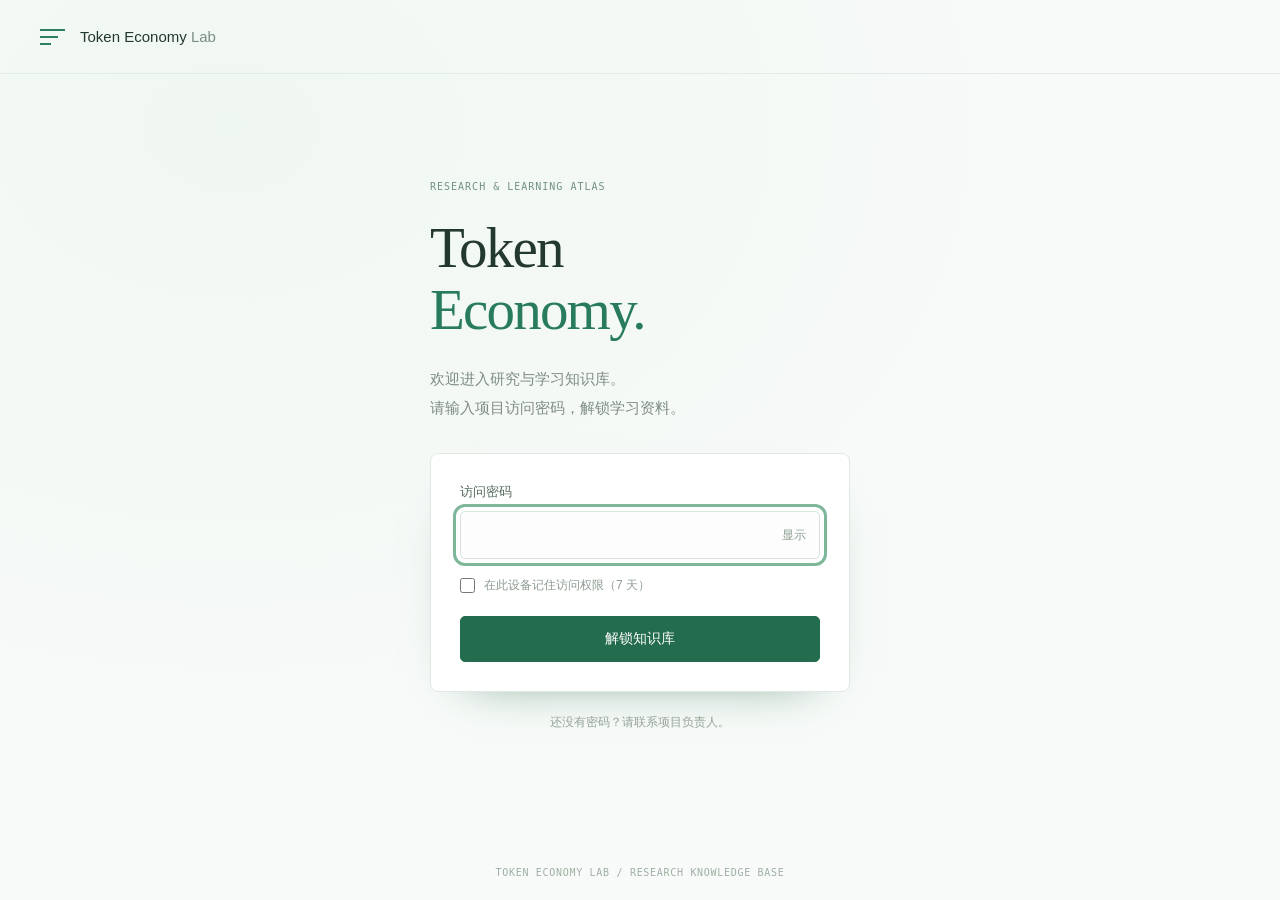
<file: index.html>
<!doctype html>
<html lang="zh-CN">
<head>
  <meta charset="utf-8">
  <meta name="viewport" content="width=device-width,initial-scale=1">
  <meta name="robots" content="noindex,nofollow">
  <meta name="referrer" content="no-referrer">
  <title>Token Economy Lab · 访问验证</title>
  <style>
    :root{color-scheme:light;font-family:Inter,-apple-system,BlinkMacSystemFont,'PingFang SC','Microsoft YaHei',sans-serif;color:#23382f;background:#f7faf8}*{box-sizing:border-box}body{margin:0;min-height:100svh;display:flex;flex-direction:column;background:radial-gradient(ellipse at 18% 14%,#e8f4ed77,transparent 55%)}button,input{font:inherit}button{cursor:pointer}a,input,button{outline-offset:4px}input:focus-visible,button:focus-visible{outline:3px solid #7eb69a}.hidden{display:none!important}.gate-header{padding:28px 40px;border-bottom:1px solid #e2ebe5;font-size:15px;display:flex;gap:13px;align-items:center}.mark{width:27px;display:grid;gap:5px}.mark i{display:block;width:25px;height:2px;background:#2c7f60}.mark i:nth-child(2){width:18px}.mark i:nth-child(3){width:11px}.gate-header b{font-weight:400;color:#7b8d80}.gate{display:flex;flex:1;align-items:center;justify-content:center;padding:45px 24px}.gate-content{width:420px;max-width:100%}.eyebrow{font:10px/1.5 'SFMono-Regular',Consolas,monospace;letter-spacing:.1em;color:#719180}.gate-content h1{font:400 57px/1.1 'Iowan Old Style',Baskerville,Georgia,serif;letter-spacing:-1.8px;margin:23px 0 0}.gate-content h1 em{font-style:normal;color:#287c5c}.description{font-size:15px;line-height:1.9;color:#7e8d82;margin:23px 0 31px}.gate-form{background:#fff;border:1px solid #dfe8e2;border-radius:8px;padding:29px;box-shadow:0 20px 50px -40px #3b7456}.field-label{display:block;font-size:13px;margin-bottom:10px;color:#526a59}.password-row{position:relative;display:flex}.password-row input{width:100%;height:48px;border:1px solid #d9e3dc;border-radius:5px;background:#fcfdfc;padding:11px 67px 11px 13px;font-size:16px;color:#284133}.password-row button{position:absolute;right:7px;top:9px;background:none;border:0;color:#8b9c8f;font-size:12px;padding:5px 7px;min-height:30px}.remember{display:flex;align-items:center;gap:9px;margin:17px 0 21px;font-size:12px;line-height:1.6;color:#8d9c91}.remember input{accent-color:#317e5d;margin:0;width:15px;height:15px}.submit{width:100%;height:46px;border:1px solid #246c4e;background:#246c4e;color:#fff;border-radius:5px;font-size:14px}.submit:hover{background:#185b3e}.submit:disabled{opacity:.65;cursor:wait}.error{font-size:13px;color:#ae5244;line-height:1.65;margin:13px 0 0}.gate-note{font-size:12px;color:#95a397;margin-top:22px;text-align:center}.gate-footer{padding:22px;text-align:center;font:10px 'SFMono-Regular',monospace;letter-spacing:.07em;color:#a0afa3}.loading{flex:1;display:grid;place-items:center;font-size:13px;color:#93a799}.loading span{padding:15px 25px;border:1px solid #dce7df;border-radius:5px;background:#fff}@media(max-width:480px){.gate-header{padding:23px;font-size:14px}.gate{padding:40px 24px}.gate-content h1{font-size:52px}.gate-form{padding:25px}.description{font-size:14px}.gate-footer{font-size:9px}}@media(prefers-reduced-motion:reduce){*{animation:none!important;transition:none!important}}
  </style>
</head>
<body>
  <header class="gate-header"><span class="mark" aria-hidden="true"><i></i><i></i><i></i></span><span>Token Economy <b>Lab</b></span></header>
  <div id="loading" class="loading"><span>正在验证访问权限…</span></div>
  <main id="gate" class="gate hidden"><div class="gate-content">
    <span class="eyebrow">RESEARCH & LEARNING ATLAS</span>
    <h1>Token<br><em>Economy.</em></h1>
    <p class="description">欢迎进入研究与学习知识库。<br>请输入项目访问密码，解锁学习资料。</p>
    <form class="gate-form" id="unlock-form">
      <label class="field-label" for="password">访问密码</label>
      <div class="password-row"><input id="password" type="password" autocomplete="current-password" required aria-describedby="error"><button type="button" id="toggle" aria-pressed="false" aria-label="显示密码">显示</button></div>
      <label class="remember"><input id="remember" type="checkbox">在此设备记住访问权限（7 天）</label>
      <button class="submit" id="submit" type="submit">解锁知识库</button>
      <p id="error" class="error hidden" role="alert"></p>
    </form>
    <p class="gate-note">还没有密码？请联系项目负责人。</p>
  </div></main>
  <footer class="gate-footer">TOKEN ECONOMY LAB / RESEARCH KNOWLEDGE BASE</footer>
  <noscript><p style="padding:24px;text-align:center">解锁加密资料需要启用 JavaScript。</p></noscript>
  <script>
    const staticryptInitiator = ((function(){
  const exports = {};
  const cryptoEngine = ((function(){
  const exports = {};
  const { subtle } = crypto;

const IV_BITS = 16 * 8;
const HEX_BITS = 4;
const ENCRYPTION_ALGO = "AES-CBC";

/**
 * Translates between utf8 encoded hexadecimal strings
 * and Uint8Array bytes.
 */
const HexEncoder = {
    /**
     * hex string -> bytes
     * @param {string} hexString
     * @returns {Uint8Array}
     */
    parse: function (hexString) {
        if (hexString.length % 2 !== 0) throw "Invalid hexString";
        const arrayBuffer = new Uint8Array(hexString.length / 2);

        for (let i = 0; i < hexString.length; i += 2) {
            const byteValue = parseInt(hexString.substring(i, i + 2), 16);
            if (isNaN(byteValue)) {
                throw "Invalid hexString";
            }
            arrayBuffer[i / 2] = byteValue;
        }
        return arrayBuffer;
    },

    /**
     * bytes -> hex string
     * @param {Uint8Array} bytes
     * @returns {string}
     */
    stringify: function (bytes) {
        const hexBytes = [];

        for (let i = 0; i < bytes.length; ++i) {
            let byteString = bytes[i].toString(16);
            if (byteString.length < 2) {
                byteString = "0" + byteString;
            }
            hexBytes.push(byteString);
        }
        return hexBytes.join("");
    },
};

/**
 * Translates between utf8 strings and Uint8Array bytes.
 */
const UTF8Encoder = {
    parse: function (str) {
        return new TextEncoder().encode(str);
    },

    stringify: function (bytes) {
        return new TextDecoder().decode(bytes);
    },
};

/**
 * Salt and encrypt a msg with a password.
 */
async function encrypt(msg, hashedPassword) {
    // Must be 16 bytes, unpredictable, and preferably cryptographically random. However, it need not be secret.
    // https://developer.mozilla.org/en-US/docs/Web/API/SubtleCrypto/encrypt#parameters
    const iv = crypto.getRandomValues(new Uint8Array(IV_BITS / 8));

    const key = await subtle.importKey("raw", HexEncoder.parse(hashedPassword), ENCRYPTION_ALGO, false, ["encrypt"]);

    const encrypted = await subtle.encrypt(
        {
            name: ENCRYPTION_ALGO,
            iv: iv,
        },
        key,
        UTF8Encoder.parse(msg)
    );

    // iv will be 32 hex characters, we prepend it to the ciphertext for use in decryption
    return HexEncoder.stringify(iv) + HexEncoder.stringify(new Uint8Array(encrypted));
}
exports.encrypt = encrypt;

/**
 * Decrypt a salted msg using a password.
 *
 * @param {string} encryptedMsg
 * @param {string} hashedPassword
 * @returns {Promise<string>}
 */
async function decrypt(encryptedMsg, hashedPassword) {
    const ivLength = IV_BITS / HEX_BITS;
    const iv = HexEncoder.parse(encryptedMsg.substring(0, ivLength));
    const encrypted = encryptedMsg.substring(ivLength);

    const key = await subtle.importKey("raw", HexEncoder.parse(hashedPassword), ENCRYPTION_ALGO, false, ["decrypt"]);

    const outBuffer = await subtle.decrypt(
        {
            name: ENCRYPTION_ALGO,
            iv: iv,
        },
        key,
        HexEncoder.parse(encrypted)
    );

    return UTF8Encoder.stringify(new Uint8Array(outBuffer));
}
exports.decrypt = decrypt;

/**
 * Salt and hash the password so it can be stored in localStorage without opening a password reuse vulnerability.
 *
 * @param {string} password
 * @param {string} salt
 * @returns {Promise<string>}
 */
async function hashPassword(password, salt) {
    // we hash the password in multiple steps, each adding more iterations. This is because we used to allow less
    // iterations, so for backward compatibility reasons, we need to support going from that to more iterations.
    let hashedPassword = await hashLegacyRound(password, salt);

    hashedPassword = await hashSecondRound(hashedPassword, salt);

    return hashThirdRound(hashedPassword, salt);
}
exports.hashPassword = hashPassword;

/**
 * This hashes the password with 1k iterations. This is a low number, we need this function to support backwards
 * compatibility.
 *
 * @param {string} password
 * @param {string} salt
 * @returns {Promise<string>}
 */
function hashLegacyRound(password, salt) {
    return pbkdf2(password, salt, 1000, "SHA-1");
}
exports.hashLegacyRound = hashLegacyRound;

/**
 * Add a second round of iterations. This is because we used to use 1k, so for backwards compatibility with
 * remember-me/autodecrypt links, we need to support going from that to more iterations.
 *
 * @param hashedPassword
 * @param salt
 * @returns {Promise<string>}
 */
function hashSecondRound(hashedPassword, salt) {
    return pbkdf2(hashedPassword, salt, 14000, "SHA-256");
}
exports.hashSecondRound = hashSecondRound;

/**
 * Add a third round of iterations to bring total number to 600k. This is because we used to use 1k, then 15k, so for
 * backwards compatibility with remember-me/autodecrypt links, we need to support going from that to more iterations.
 *
 * @param hashedPassword
 * @param salt
 * @returns {Promise<string>}
 */
function hashThirdRound(hashedPassword, salt) {
    return pbkdf2(hashedPassword, salt, 585000, "SHA-256");
}
exports.hashThirdRound = hashThirdRound;

/**
 * Salt and hash the password so it can be stored in localStorage without opening a password reuse vulnerability.
 *
 * @param {string} password
 * @param {string} salt
 * @param {int} iterations
 * @param {string} hashAlgorithm
 * @returns {Promise<string>}
 */
async function pbkdf2(password, salt, iterations, hashAlgorithm) {
    const key = await subtle.importKey("raw", UTF8Encoder.parse(password), "PBKDF2", false, ["deriveBits"]);

    const keyBytes = await subtle.deriveBits(
        {
            name: "PBKDF2",
            hash: hashAlgorithm,
            iterations,
            salt: UTF8Encoder.parse(salt),
        },
        key,
        256
    );

    return HexEncoder.stringify(new Uint8Array(keyBytes));
}

function generateRandomSalt() {
    const bytes = crypto.getRandomValues(new Uint8Array(128 / 8));

    return HexEncoder.stringify(new Uint8Array(bytes));
}
exports.generateRandomSalt = generateRandomSalt;

async function signMessage(hashedPassword, message) {
    const key = await subtle.importKey(
        "raw",
        HexEncoder.parse(hashedPassword),
        {
            name: "HMAC",
            hash: "SHA-256",
        },
        false,
        ["sign"]
    );
    const signature = await subtle.sign("HMAC", key, UTF8Encoder.parse(message));

    return HexEncoder.stringify(new Uint8Array(signature));
}
exports.signMessage = signMessage;

function getRandomAlphanum() {
    const possibleCharacters = "abcdefghijklmnopqrstuvwxyzABCDEFGHIJKLMNOPQRSTUVWXYZ0123456789";

    let byteArray;
    let parsedInt;

    // Keep generating new random bytes until we get a value that falls
    // within a range that can be evenly divided by possibleCharacters.length
    do {
        byteArray = crypto.getRandomValues(new Uint8Array(1));
        // extract the lowest byte to get an int from 0 to 255 (probably unnecessary, since we're only generating 1 byte)
        parsedInt = byteArray[0] & 0xff;
    } while (parsedInt >= 256 - (256 % possibleCharacters.length));

    // Take the modulo of the parsed integer to get a random number between 0 and totalLength - 1
    const randomIndex = parsedInt % possibleCharacters.length;

    return possibleCharacters[randomIndex];
}

/**
 * Generate a random string of a given length.
 *
 * @param {int} length
 * @returns {string}
 */
function generateRandomString(length) {
    let randomString = "";

    for (let i = 0; i < length; i++) {
        randomString += getRandomAlphanum();
    }

    return randomString;
}
exports.generateRandomString = generateRandomString;

  return exports;
})());
const codec = ((function(){
  const exports = {};
  /**
 * Initialize the codec with the provided cryptoEngine - this return functions to encode and decode messages.
 *
 * @param cryptoEngine - the engine to use for encryption / decryption
 */
function init(cryptoEngine) {
    const exports = {};

    /**
     * Top-level function for encoding a message.
     * Includes password hashing, encryption, and signing.
     *
     * @param {string} msg
     * @param {string} password
     * @param {string} salt
     *
     * @returns {string} The encoded text
     */
    async function encode(msg, password, salt) {
        const hashedPassword = await cryptoEngine.hashPassword(password, salt);

        const encrypted = await cryptoEngine.encrypt(msg, hashedPassword);

        // we use the hashed password in the HMAC because this is effectively what will be used a password (so we can store
        // it in localStorage safely, we don't use the clear text password)
        const hmac = await cryptoEngine.signMessage(hashedPassword, encrypted);

        return hmac + encrypted;
    }
    exports.encode = encode;

    /**
     * Encode using a password that has already been hashed. This is useful to encode multiple messages in a row, that way
     * we don't need to hash the password multiple times.
     *
     * @param {string} msg
     * @param {string} hashedPassword
     *
     * @returns {string} The encoded text
     */
    async function encodeWithHashedPassword(msg, hashedPassword) {
        const encrypted = await cryptoEngine.encrypt(msg, hashedPassword);

        // we use the hashed password in the HMAC because this is effectively what will be used a password (so we can store
        // it in localStorage safely, we don't use the clear text password)
        const hmac = await cryptoEngine.signMessage(hashedPassword, encrypted);

        return hmac + encrypted;
    }
    exports.encodeWithHashedPassword = encodeWithHashedPassword;

    /**
     * Top-level function for decoding a message.
     * Includes signature check and decryption.
     *
     * @param {string} signedMsg
     * @param {string} hashedPassword
     * @param {string} salt
     * @param {int} backwardCompatibleAttempt
     * @param {string} originalPassword
     *
     * @returns {Object} {success: true, decoded: string} | {success: false, message: string}
     */
    async function decode(signedMsg, hashedPassword, salt, backwardCompatibleAttempt = 0, originalPassword = "") {
        const encryptedHMAC = signedMsg.substring(0, 64);
        const encryptedMsg = signedMsg.substring(64);
        const decryptedHMAC = await cryptoEngine.signMessage(hashedPassword, encryptedMsg);

        if (decryptedHMAC !== encryptedHMAC) {
            // we have been raising the number of iterations in the hashing algorithm multiple times, so to support the old
            // remember-me/autodecrypt links we need to try bringing the old hashes up to speed.
            originalPassword = originalPassword || hashedPassword;
            if (backwardCompatibleAttempt === 0) {
                const updatedHashedPassword = await cryptoEngine.hashThirdRound(originalPassword, salt);

                return decode(signedMsg, updatedHashedPassword, salt, backwardCompatibleAttempt + 1, originalPassword);
            }
            if (backwardCompatibleAttempt === 1) {
                let updatedHashedPassword = await cryptoEngine.hashSecondRound(originalPassword, salt);
                updatedHashedPassword = await cryptoEngine.hashThirdRound(updatedHashedPassword, salt);

                return decode(signedMsg, updatedHashedPassword, salt, backwardCompatibleAttempt + 1, originalPassword);
            }

            return { success: false, message: "Signature mismatch" };
        }

        return {
            success: true,
            decoded: await cryptoEngine.decrypt(encryptedMsg, hashedPassword),
        };
    }
    exports.decode = decode;

    return exports;
}
exports.init = init;

  return exports;
})());
const decode = codec.init(cryptoEngine).decode;

/**
 * Initialize the staticrypt module, that exposes functions callbable by the password_template.
 *
 * @param {{
 *  staticryptEncryptedMsgUniqueVariableName: string,
 *  isRememberEnabled: boolean,
 *  rememberDurationInDays: number,
 *  staticryptSaltUniqueVariableName: string,
 * }} staticryptConfig - object of data that is stored on the password_template at encryption time.
 *
 * @param {{
 *  rememberExpirationKey: string,
 *  rememberPassphraseKey: string,
 *  replaceHtmlCallback: function,
 *  clearLocalStorageCallback: function,
 * }} templateConfig - object of data that can be configured by a custom password_template.
 */
function init(staticryptConfig, templateConfig) {
    const exports = {};

    /**
     * Decrypt our encrypted page, replace the whole HTML.
     *
     * @param {string} hashedPassword
     * @returns {Promise<boolean>}
     */
    async function decryptAndReplaceHtml(hashedPassword) {
        const { staticryptEncryptedMsgUniqueVariableName, staticryptSaltUniqueVariableName } = staticryptConfig;
        const { replaceHtmlCallback } = templateConfig;

        const result = await decode(
            staticryptEncryptedMsgUniqueVariableName,
            hashedPassword,
            staticryptSaltUniqueVariableName
        );
        if (!result.success) {
            return false;
        }
        const plainHTML = result.decoded;

        // if the user configured a callback call it, otherwise just replace the whole HTML
        if (typeof replaceHtmlCallback === "function") {
            replaceHtmlCallback(plainHTML);
        } else {
            document.write(plainHTML);
            document.close();
        }

        return true;
    }

    /**
     * Attempt to decrypt the page and replace the whole HTML.
     *
     * @param {string} password
     * @param {boolean} isRememberChecked
     *
     * @returns {Promise<{isSuccessful: boolean, hashedPassword?: string}>} - we return an object, so that if we want to
     *   expose more information in the future we can do it without breaking the password_template
     */
    async function handleDecryptionOfPage(password, isRememberChecked) {
        const { staticryptSaltUniqueVariableName } = staticryptConfig;

        // decrypt and replace the whole page
        const hashedPassword = await cryptoEngine.hashPassword(password, staticryptSaltUniqueVariableName);
        return handleDecryptionOfPageFromHash(hashedPassword, isRememberChecked);
    }
    exports.handleDecryptionOfPage = handleDecryptionOfPage;

    async function handleDecryptionOfPageFromHash(hashedPassword, isRememberChecked) {
        const { isRememberEnabled, rememberDurationInDays } = staticryptConfig;
        const { rememberExpirationKey, rememberPassphraseKey } = templateConfig;

        const isDecryptionSuccessful = await decryptAndReplaceHtml(hashedPassword);

        if (!isDecryptionSuccessful) {
            return {
                isSuccessful: false,
                hashedPassword,
            };
        }

        // remember the hashedPassword and set its expiration if necessary
        if (isRememberEnabled && isRememberChecked) {
            window.localStorage.setItem(rememberPassphraseKey, hashedPassword);

            // set the expiration if the duration isn't 0 (meaning no expiration)
            if (rememberDurationInDays > 0) {
                window.localStorage.setItem(
                    rememberExpirationKey,
                    (new Date().getTime() + rememberDurationInDays * 24 * 60 * 60 * 1000).toString()
                );
            }
        }

        return {
            isSuccessful: true,
            hashedPassword,
        };
    }
    exports.handleDecryptionOfPageFromHash = handleDecryptionOfPageFromHash;

    /**
     * Clear localstorage from staticrypt related values
     */
    function clearLocalStorage() {
        const { clearLocalStorageCallback, rememberExpirationKey, rememberPassphraseKey } = templateConfig;

        if (typeof clearLocalStorageCallback === "function") {
            clearLocalStorageCallback();
        } else {
            localStorage.removeItem(rememberPassphraseKey);
            localStorage.removeItem(rememberExpirationKey);
        }
    }

    async function handleDecryptOnLoad() {
        let isSuccessful = await decryptOnLoadFromUrl();

        if (!isSuccessful) {
            isSuccessful = await decryptOnLoadFromRememberMe();
        }

        return { isSuccessful };
    }
    exports.handleDecryptOnLoad = handleDecryptOnLoad;

    /**
     * Clear storage if we are logging out
     *
     * @returns {boolean} - whether we logged out
     */
    function logoutIfNeeded() {
        const logoutKey = "staticrypt_logout";

        // handle logout through query param
        const queryParams = new URLSearchParams(window.location.search);
        if (queryParams.has(logoutKey)) {
            clearLocalStorage();
            return true;
        }

        // handle logout through URL fragment
        const hash = window.location.hash.substring(1);
        if (hash.includes(logoutKey)) {
            clearLocalStorage();
            return true;
        }

        return false;
    }

    /**
     * To be called on load: check if we want to try to decrypt and replace the HTML with the decrypted content, and
     * try to do it if needed.
     *
     * @returns {Promise<boolean>} true if we derypted and replaced the whole page, false otherwise
     */
    async function decryptOnLoadFromRememberMe() {
        const { rememberDurationInDays } = staticryptConfig;
        const { rememberExpirationKey, rememberPassphraseKey } = templateConfig;

        // if we are login out, terminate
        if (logoutIfNeeded()) {
            return false;
        }

        // if there is expiration configured, check if we're not beyond the expiration
        if (rememberDurationInDays && rememberDurationInDays > 0) {
            const expiration = localStorage.getItem(rememberExpirationKey),
                isExpired = expiration && new Date().getTime() > parseInt(expiration);

            if (isExpired) {
                clearLocalStorage();
                return false;
            }
        }

        const hashedPassword = localStorage.getItem(rememberPassphraseKey);

        if (hashedPassword) {
            // try to decrypt
            const isDecryptionSuccessful = await decryptAndReplaceHtml(hashedPassword);

            // if the decryption is unsuccessful the password might be wrong - silently clear the saved data and let
            // the user fill the password form again
            if (!isDecryptionSuccessful) {
                clearLocalStorage();
                return false;
            }

            return true;
        }

        return false;
    }

    async function decryptOnLoadFromUrl() {
        const passwordKey = "staticrypt_pwd";
        const rememberMeKey = "remember_me";

        // try to get the password from the query param (for backward compatibility - we now want to avoid this method,
        // since it sends the hashed password to the server which isn't needed)
        const queryParams = new URLSearchParams(window.location.search);
        const hashedPasswordQuery = queryParams.get(passwordKey);
        const rememberMeQuery = queryParams.get(rememberMeKey);

        const urlFragment = window.location.hash.substring(1);
        // get the password from the url fragment
        const hashedPasswordRegexMatch = urlFragment.match(new RegExp(passwordKey + "=([^&]*)"));
        const hashedPasswordFragment = hashedPasswordRegexMatch ? hashedPasswordRegexMatch[1] : null;
        const rememberMeFragment = urlFragment.includes(rememberMeKey);

        const hashedPassword = hashedPasswordFragment || hashedPasswordQuery;
        const rememberMe = rememberMeFragment || rememberMeQuery;

        if (hashedPassword) {
            return handleDecryptionOfPageFromHash(hashedPassword, rememberMe);
        }

        return false;
    }

    return exports;
}
exports.init = init;

  return exports;
})());
    const staticryptConfig = {"staticryptEncryptedMsgUniqueVariableName":"[base64]","isRememberEnabled":true,"rememberDurationInDays":7,"staticryptSaltUniqueVariableName":"2ae15f9b9b8bfd22169ea02ef9ca25de"};
    let unlockedHTML = null;
    const engine = staticryptInitiator.init(staticryptConfig, {
      rememberExpirationKey: 'tel-expiration',
      rememberPassphraseKey: 'tel-passphrase',
      replaceHtmlCallback: html => { unlockedHTML = html; },
      clearLocalStorageCallback: () => sessionStorage.removeItem('tel-session'),
    });
    function replacePage() { document.open(); document.write(unlockedHTML); document.close(); }
    function showGate() { document.getElementById('loading').classList.add('hidden');document.getElementById('gate').classList.remove('hidden');document.getElementById('password').focus(); }
    window.addEventListener('load', async () => {
      try {
        const result = await engine.handleDecryptOnLoad();
        if(result.isSuccessful) { if(result.hashedPassword)sessionStorage.setItem('tel-session',result.hashedPassword);replacePage();return; }
        const session = sessionStorage.getItem('tel-session');
        if(session) {const decoded=await engine.handleDecryptionOfPageFromHash(session,false);if(decoded.isSuccessful){replacePage();return;}sessionStorage.removeItem('tel-session');}
      } catch { document.getElementById('error').textContent='无法完成解锁，请使用支持 HTTPS 与 WebCrypto 的浏览器。';document.getElementById('error').classList.remove('hidden'); }
      showGate();
    });
    document.getElementById('toggle').addEventListener('click', () => {const input=document.getElementById('password');const visible=input.type==='password';input.type=visible?'text':'password';const button=document.getElementById('toggle');button.textContent=visible?'隐藏':'显示';button.setAttribute('aria-pressed',String(visible));button.setAttribute('aria-label',visible?'隐藏密码':'显示密码');});
    document.getElementById('unlock-form').addEventListener('submit', async e => {
      e.preventDefault();const submit=document.getElementById('submit');submit.disabled=true;submit.textContent='正在解锁…';const error=document.getElementById('error');error.classList.add('hidden');
      try {const result=await engine.handleDecryptionOfPage(document.getElementById('password').value,document.getElementById('remember').checked);if(result.isSuccessful){sessionStorage.setItem('tel-session',result.hashedPassword);replacePage();return;}error.textContent='密码不正确，请重新输入。';}catch{error.textContent='解锁失败，请刷新页面后重试。';}
      error.classList.remove('hidden');submit.disabled=false;submit.textContent='解锁知识库';
    });
  </script>
</body>
</html>
</file>
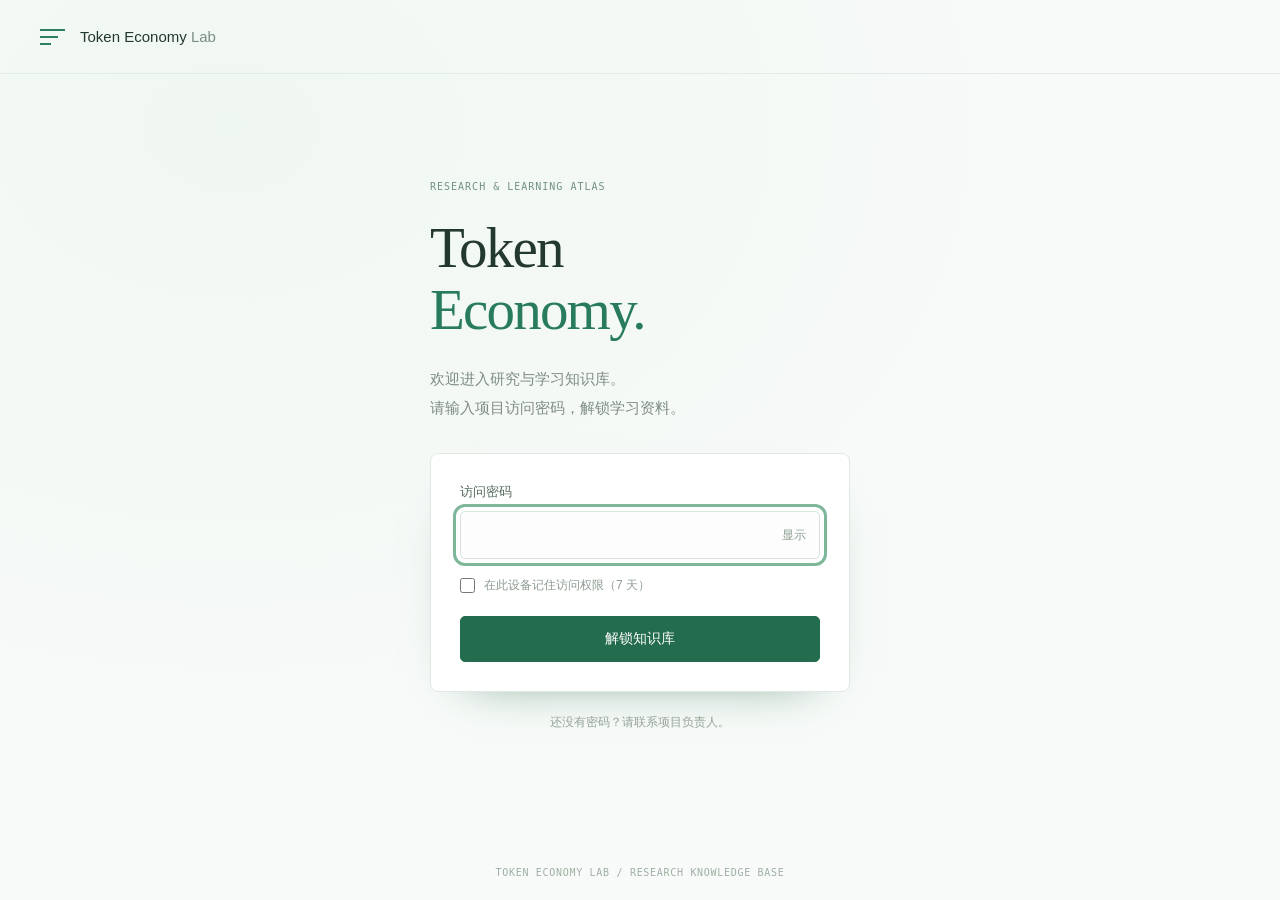
<file: learn/index.html>
<!doctype html>
<html lang="zh-CN">
<head>
  <meta charset="utf-8">
  <meta name="viewport" content="width=device-width,initial-scale=1">
  <meta name="robots" content="noindex,nofollow">
  <meta name="referrer" content="no-referrer">
  <title>Token Economy Lab · 访问验证</title>
  <style>
    :root{color-scheme:light;font-family:Inter,-apple-system,BlinkMacSystemFont,'PingFang SC','Microsoft YaHei',sans-serif;color:#23382f;background:#f7faf8}*{box-sizing:border-box}body{margin:0;min-height:100svh;display:flex;flex-direction:column;background:radial-gradient(ellipse at 18% 14%,#e8f4ed77,transparent 55%)}button,input{font:inherit}button{cursor:pointer}a,input,button{outline-offset:4px}input:focus-visible,button:focus-visible{outline:3px solid #7eb69a}.hidden{display:none!important}.gate-header{padding:28px 40px;border-bottom:1px solid #e2ebe5;font-size:15px;display:flex;gap:13px;align-items:center}.mark{width:27px;display:grid;gap:5px}.mark i{display:block;width:25px;height:2px;background:#2c7f60}.mark i:nth-child(2){width:18px}.mark i:nth-child(3){width:11px}.gate-header b{font-weight:400;color:#7b8d80}.gate{display:flex;flex:1;align-items:center;justify-content:center;padding:45px 24px}.gate-content{width:420px;max-width:100%}.eyebrow{font:10px/1.5 'SFMono-Regular',Consolas,monospace;letter-spacing:.1em;color:#719180}.gate-content h1{font:400 57px/1.1 'Iowan Old Style',Baskerville,Georgia,serif;letter-spacing:-1.8px;margin:23px 0 0}.gate-content h1 em{font-style:normal;color:#287c5c}.description{font-size:15px;line-height:1.9;color:#7e8d82;margin:23px 0 31px}.gate-form{background:#fff;border:1px solid #dfe8e2;border-radius:8px;padding:29px;box-shadow:0 20px 50px -40px #3b7456}.field-label{display:block;font-size:13px;margin-bottom:10px;color:#526a59}.password-row{position:relative;display:flex}.password-row input{width:100%;height:48px;border:1px solid #d9e3dc;border-radius:5px;background:#fcfdfc;padding:11px 67px 11px 13px;font-size:16px;color:#284133}.password-row button{position:absolute;right:7px;top:9px;background:none;border:0;color:#8b9c8f;font-size:12px;padding:5px 7px;min-height:30px}.remember{display:flex;align-items:center;gap:9px;margin:17px 0 21px;font-size:12px;line-height:1.6;color:#8d9c91}.remember input{accent-color:#317e5d;margin:0;width:15px;height:15px}.submit{width:100%;height:46px;border:1px solid #246c4e;background:#246c4e;color:#fff;border-radius:5px;font-size:14px}.submit:hover{background:#185b3e}.submit:disabled{opacity:.65;cursor:wait}.error{font-size:13px;color:#ae5244;line-height:1.65;margin:13px 0 0}.gate-note{font-size:12px;color:#95a397;margin-top:22px;text-align:center}.gate-footer{padding:22px;text-align:center;font:10px 'SFMono-Regular',monospace;letter-spacing:.07em;color:#a0afa3}.loading{flex:1;display:grid;place-items:center;font-size:13px;color:#93a799}.loading span{padding:15px 25px;border:1px solid #dce7df;border-radius:5px;background:#fff}@media(max-width:480px){.gate-header{padding:23px;font-size:14px}.gate{padding:40px 24px}.gate-content h1{font-size:52px}.gate-form{padding:25px}.description{font-size:14px}.gate-footer{font-size:9px}}@media(prefers-reduced-motion:reduce){*{animation:none!important;transition:none!important}}
  </style>
</head>
<body>
  <header class="gate-header"><span class="mark" aria-hidden="true"><i></i><i></i><i></i></span><span>Token Economy <b>Lab</b></span></header>
  <div id="loading" class="loading"><span>正在验证访问权限…</span></div>
  <main id="gate" class="gate hidden"><div class="gate-content">
    <span class="eyebrow">RESEARCH & LEARNING ATLAS</span>
    <h1>Token<br><em>Economy.</em></h1>
    <p class="description">欢迎进入研究与学习知识库。<br>请输入项目访问密码，解锁学习资料。</p>
    <form class="gate-form" id="unlock-form">
      <label class="field-label" for="password">访问密码</label>
      <div class="password-row"><input id="password" type="password" autocomplete="current-password" required aria-describedby="error"><button type="button" id="toggle" aria-pressed="false" aria-label="显示密码">显示</button></div>
      <label class="remember"><input id="remember" type="checkbox">在此设备记住访问权限（7 天）</label>
      <button class="submit" id="submit" type="submit">解锁知识库</button>
      <p id="error" class="error hidden" role="alert"></p>
    </form>
    <p class="gate-note">还没有密码？请联系项目负责人。</p>
  </div></main>
  <footer class="gate-footer">TOKEN ECONOMY LAB / RESEARCH KNOWLEDGE BASE</footer>
  <noscript><p style="padding:24px;text-align:center">解锁加密资料需要启用 JavaScript。</p></noscript>
  <script>
    const staticryptInitiator = ((function(){
  const exports = {};
  const cryptoEngine = ((function(){
  const exports = {};
  const { subtle } = crypto;

const IV_BITS = 16 * 8;
const HEX_BITS = 4;
const ENCRYPTION_ALGO = "AES-CBC";

/**
 * Translates between utf8 encoded hexadecimal strings
 * and Uint8Array bytes.
 */
const HexEncoder = {
    /**
     * hex string -> bytes
     * @param {string} hexString
     * @returns {Uint8Array}
     */
    parse: function (hexString) {
        if (hexString.length % 2 !== 0) throw "Invalid hexString";
        const arrayBuffer = new Uint8Array(hexString.length / 2);

        for (let i = 0; i < hexString.length; i += 2) {
            const byteValue = parseInt(hexString.substring(i, i + 2), 16);
            if (isNaN(byteValue)) {
                throw "Invalid hexString";
            }
            arrayBuffer[i / 2] = byteValue;
        }
        return arrayBuffer;
    },

    /**
     * bytes -> hex string
     * @param {Uint8Array} bytes
     * @returns {string}
     */
    stringify: function (bytes) {
        const hexBytes = [];

        for (let i = 0; i < bytes.length; ++i) {
            let byteString = bytes[i].toString(16);
            if (byteString.length < 2) {
                byteString = "0" + byteString;
            }
            hexBytes.push(byteString);
        }
        return hexBytes.join("");
    },
};

/**
 * Translates between utf8 strings and Uint8Array bytes.
 */
const UTF8Encoder = {
    parse: function (str) {
        return new TextEncoder().encode(str);
    },

    stringify: function (bytes) {
        return new TextDecoder().decode(bytes);
    },
};

/**
 * Salt and encrypt a msg with a password.
 */
async function encrypt(msg, hashedPassword) {
    // Must be 16 bytes, unpredictable, and preferably cryptographically random. However, it need not be secret.
    // https://developer.mozilla.org/en-US/docs/Web/API/SubtleCrypto/encrypt#parameters
    const iv = crypto.getRandomValues(new Uint8Array(IV_BITS / 8));

    const key = await subtle.importKey("raw", HexEncoder.parse(hashedPassword), ENCRYPTION_ALGO, false, ["encrypt"]);

    const encrypted = await subtle.encrypt(
        {
            name: ENCRYPTION_ALGO,
            iv: iv,
        },
        key,
        UTF8Encoder.parse(msg)
    );

    // iv will be 32 hex characters, we prepend it to the ciphertext for use in decryption
    return HexEncoder.stringify(iv) + HexEncoder.stringify(new Uint8Array(encrypted));
}
exports.encrypt = encrypt;

/**
 * Decrypt a salted msg using a password.
 *
 * @param {string} encryptedMsg
 * @param {string} hashedPassword
 * @returns {Promise<string>}
 */
async function decrypt(encryptedMsg, hashedPassword) {
    const ivLength = IV_BITS / HEX_BITS;
    const iv = HexEncoder.parse(encryptedMsg.substring(0, ivLength));
    const encrypted = encryptedMsg.substring(ivLength);

    const key = await subtle.importKey("raw", HexEncoder.parse(hashedPassword), ENCRYPTION_ALGO, false, ["decrypt"]);

    const outBuffer = await subtle.decrypt(
        {
            name: ENCRYPTION_ALGO,
            iv: iv,
        },
        key,
        HexEncoder.parse(encrypted)
    );

    return UTF8Encoder.stringify(new Uint8Array(outBuffer));
}
exports.decrypt = decrypt;

/**
 * Salt and hash the password so it can be stored in localStorage without opening a password reuse vulnerability.
 *
 * @param {string} password
 * @param {string} salt
 * @returns {Promise<string>}
 */
async function hashPassword(password, salt) {
    // we hash the password in multiple steps, each adding more iterations. This is because we used to allow less
    // iterations, so for backward compatibility reasons, we need to support going from that to more iterations.
    let hashedPassword = await hashLegacyRound(password, salt);

    hashedPassword = await hashSecondRound(hashedPassword, salt);

    return hashThirdRound(hashedPassword, salt);
}
exports.hashPassword = hashPassword;

/**
 * This hashes the password with 1k iterations. This is a low number, we need this function to support backwards
 * compatibility.
 *
 * @param {string} password
 * @param {string} salt
 * @returns {Promise<string>}
 */
function hashLegacyRound(password, salt) {
    return pbkdf2(password, salt, 1000, "SHA-1");
}
exports.hashLegacyRound = hashLegacyRound;

/**
 * Add a second round of iterations. This is because we used to use 1k, so for backwards compatibility with
 * remember-me/autodecrypt links, we need to support going from that to more iterations.
 *
 * @param hashedPassword
 * @param salt
 * @returns {Promise<string>}
 */
function hashSecondRound(hashedPassword, salt) {
    return pbkdf2(hashedPassword, salt, 14000, "SHA-256");
}
exports.hashSecondRound = hashSecondRound;

/**
 * Add a third round of iterations to bring total number to 600k. This is because we used to use 1k, then 15k, so for
 * backwards compatibility with remember-me/autodecrypt links, we need to support going from that to more iterations.
 *
 * @param hashedPassword
 * @param salt
 * @returns {Promise<string>}
 */
function hashThirdRound(hashedPassword, salt) {
    return pbkdf2(hashedPassword, salt, 585000, "SHA-256");
}
exports.hashThirdRound = hashThirdRound;

/**
 * Salt and hash the password so it can be stored in localStorage without opening a password reuse vulnerability.
 *
 * @param {string} password
 * @param {string} salt
 * @param {int} iterations
 * @param {string} hashAlgorithm
 * @returns {Promise<string>}
 */
async function pbkdf2(password, salt, iterations, hashAlgorithm) {
    const key = await subtle.importKey("raw", UTF8Encoder.parse(password), "PBKDF2", false, ["deriveBits"]);

    const keyBytes = await subtle.deriveBits(
        {
            name: "PBKDF2",
            hash: hashAlgorithm,
            iterations,
            salt: UTF8Encoder.parse(salt),
        },
        key,
        256
    );

    return HexEncoder.stringify(new Uint8Array(keyBytes));
}

function generateRandomSalt() {
    const bytes = crypto.getRandomValues(new Uint8Array(128 / 8));

    return HexEncoder.stringify(new Uint8Array(bytes));
}
exports.generateRandomSalt = generateRandomSalt;

async function signMessage(hashedPassword, message) {
    const key = await subtle.importKey(
        "raw",
        HexEncoder.parse(hashedPassword),
        {
            name: "HMAC",
            hash: "SHA-256",
        },
        false,
        ["sign"]
    );
    const signature = await subtle.sign("HMAC", key, UTF8Encoder.parse(message));

    return HexEncoder.stringify(new Uint8Array(signature));
}
exports.signMessage = signMessage;

function getRandomAlphanum() {
    const possibleCharacters = "abcdefghijklmnopqrstuvwxyzABCDEFGHIJKLMNOPQRSTUVWXYZ0123456789";

    let byteArray;
    let parsedInt;

    // Keep generating new random bytes until we get a value that falls
    // within a range that can be evenly divided by possibleCharacters.length
    do {
        byteArray = crypto.getRandomValues(new Uint8Array(1));
        // extract the lowest byte to get an int from 0 to 255 (probably unnecessary, since we're only generating 1 byte)
        parsedInt = byteArray[0] & 0xff;
    } while (parsedInt >= 256 - (256 % possibleCharacters.length));

    // Take the modulo of the parsed integer to get a random number between 0 and totalLength - 1
    const randomIndex = parsedInt % possibleCharacters.length;

    return possibleCharacters[randomIndex];
}

/**
 * Generate a random string of a given length.
 *
 * @param {int} length
 * @returns {string}
 */
function generateRandomString(length) {
    let randomString = "";

    for (let i = 0; i < length; i++) {
        randomString += getRandomAlphanum();
    }

    return randomString;
}
exports.generateRandomString = generateRandomString;

  return exports;
})());
const codec = ((function(){
  const exports = {};
  /**
 * Initialize the codec with the provided cryptoEngine - this return functions to encode and decode messages.
 *
 * @param cryptoEngine - the engine to use for encryption / decryption
 */
function init(cryptoEngine) {
    const exports = {};

    /**
     * Top-level function for encoding a message.
     * Includes password hashing, encryption, and signing.
     *
     * @param {string} msg
     * @param {string} password
     * @param {string} salt
     *
     * @returns {string} The encoded text
     */
    async function encode(msg, password, salt) {
        const hashedPassword = await cryptoEngine.hashPassword(password, salt);

        const encrypted = await cryptoEngine.encrypt(msg, hashedPassword);

        // we use the hashed password in the HMAC because this is effectively what will be used a password (so we can store
        // it in localStorage safely, we don't use the clear text password)
        const hmac = await cryptoEngine.signMessage(hashedPassword, encrypted);

        return hmac + encrypted;
    }
    exports.encode = encode;

    /**
     * Encode using a password that has already been hashed. This is useful to encode multiple messages in a row, that way
     * we don't need to hash the password multiple times.
     *
     * @param {string} msg
     * @param {string} hashedPassword
     *
     * @returns {string} The encoded text
     */
    async function encodeWithHashedPassword(msg, hashedPassword) {
        const encrypted = await cryptoEngine.encrypt(msg, hashedPassword);

        // we use the hashed password in the HMAC because this is effectively what will be used a password (so we can store
        // it in localStorage safely, we don't use the clear text password)
        const hmac = await cryptoEngine.signMessage(hashedPassword, encrypted);

        return hmac + encrypted;
    }
    exports.encodeWithHashedPassword = encodeWithHashedPassword;

    /**
     * Top-level function for decoding a message.
     * Includes signature check and decryption.
     *
     * @param {string} signedMsg
     * @param {string} hashedPassword
     * @param {string} salt
     * @param {int} backwardCompatibleAttempt
     * @param {string} originalPassword
     *
     * @returns {Object} {success: true, decoded: string} | {success: false, message: string}
     */
    async function decode(signedMsg, hashedPassword, salt, backwardCompatibleAttempt = 0, originalPassword = "") {
        const encryptedHMAC = signedMsg.substring(0, 64);
        const encryptedMsg = signedMsg.substring(64);
        const decryptedHMAC = await cryptoEngine.signMessage(hashedPassword, encryptedMsg);

        if (decryptedHMAC !== encryptedHMAC) {
            // we have been raising the number of iterations in the hashing algorithm multiple times, so to support the old
            // remember-me/autodecrypt links we need to try bringing the old hashes up to speed.
            originalPassword = originalPassword || hashedPassword;
            if (backwardCompatibleAttempt === 0) {
                const updatedHashedPassword = await cryptoEngine.hashThirdRound(originalPassword, salt);

                return decode(signedMsg, updatedHashedPassword, salt, backwardCompatibleAttempt + 1, originalPassword);
            }
            if (backwardCompatibleAttempt === 1) {
                let updatedHashedPassword = await cryptoEngine.hashSecondRound(originalPassword, salt);
                updatedHashedPassword = await cryptoEngine.hashThirdRound(updatedHashedPassword, salt);

                return decode(signedMsg, updatedHashedPassword, salt, backwardCompatibleAttempt + 1, originalPassword);
            }

            return { success: false, message: "Signature mismatch" };
        }

        return {
            success: true,
            decoded: await cryptoEngine.decrypt(encryptedMsg, hashedPassword),
        };
    }
    exports.decode = decode;

    return exports;
}
exports.init = init;

  return exports;
})());
const decode = codec.init(cryptoEngine).decode;

/**
 * Initialize the staticrypt module, that exposes functions callbable by the password_template.
 *
 * @param {{
 *  staticryptEncryptedMsgUniqueVariableName: string,
 *  isRememberEnabled: boolean,
 *  rememberDurationInDays: number,
 *  staticryptSaltUniqueVariableName: string,
 * }} staticryptConfig - object of data that is stored on the password_template at encryption time.
 *
 * @param {{
 *  rememberExpirationKey: string,
 *  rememberPassphraseKey: string,
 *  replaceHtmlCallback: function,
 *  clearLocalStorageCallback: function,
 * }} templateConfig - object of data that can be configured by a custom password_template.
 */
function init(staticryptConfig, templateConfig) {
    const exports = {};

    /**
     * Decrypt our encrypted page, replace the whole HTML.
     *
     * @param {string} hashedPassword
     * @returns {Promise<boolean>}
     */
    async function decryptAndReplaceHtml(hashedPassword) {
        const { staticryptEncryptedMsgUniqueVariableName, staticryptSaltUniqueVariableName } = staticryptConfig;
        const { replaceHtmlCallback } = templateConfig;

        const result = await decode(
            staticryptEncryptedMsgUniqueVariableName,
            hashedPassword,
            staticryptSaltUniqueVariableName
        );
        if (!result.success) {
            return false;
        }
        const plainHTML = result.decoded;

        // if the user configured a callback call it, otherwise just replace the whole HTML
        if (typeof replaceHtmlCallback === "function") {
            replaceHtmlCallback(plainHTML);
        } else {
            document.write(plainHTML);
            document.close();
        }

        return true;
    }

    /**
     * Attempt to decrypt the page and replace the whole HTML.
     *
     * @param {string} password
     * @param {boolean} isRememberChecked
     *
     * @returns {Promise<{isSuccessful: boolean, hashedPassword?: string}>} - we return an object, so that if we want to
     *   expose more information in the future we can do it without breaking the password_template
     */
    async function handleDecryptionOfPage(password, isRememberChecked) {
        const { staticryptSaltUniqueVariableName } = staticryptConfig;

        // decrypt and replace the whole page
        const hashedPassword = await cryptoEngine.hashPassword(password, staticryptSaltUniqueVariableName);
        return handleDecryptionOfPageFromHash(hashedPassword, isRememberChecked);
    }
    exports.handleDecryptionOfPage = handleDecryptionOfPage;

    async function handleDecryptionOfPageFromHash(hashedPassword, isRememberChecked) {
        const { isRememberEnabled, rememberDurationInDays } = staticryptConfig;
        const { rememberExpirationKey, rememberPassphraseKey } = templateConfig;

        const isDecryptionSuccessful = await decryptAndReplaceHtml(hashedPassword);

        if (!isDecryptionSuccessful) {
            return {
                isSuccessful: false,
                hashedPassword,
            };
        }

        // remember the hashedPassword and set its expiration if necessary
        if (isRememberEnabled && isRememberChecked) {
            window.localStorage.setItem(rememberPassphraseKey, hashedPassword);

            // set the expiration if the duration isn't 0 (meaning no expiration)
            if (rememberDurationInDays > 0) {
                window.localStorage.setItem(
                    rememberExpirationKey,
                    (new Date().getTime() + rememberDurationInDays * 24 * 60 * 60 * 1000).toString()
                );
            }
        }

        return {
            isSuccessful: true,
            hashedPassword,
        };
    }
    exports.handleDecryptionOfPageFromHash = handleDecryptionOfPageFromHash;

    /**
     * Clear localstorage from staticrypt related values
     */
    function clearLocalStorage() {
        const { clearLocalStorageCallback, rememberExpirationKey, rememberPassphraseKey } = templateConfig;

        if (typeof clearLocalStorageCallback === "function") {
            clearLocalStorageCallback();
        } else {
            localStorage.removeItem(rememberPassphraseKey);
            localStorage.removeItem(rememberExpirationKey);
        }
    }

    async function handleDecryptOnLoad() {
        let isSuccessful = await decryptOnLoadFromUrl();

        if (!isSuccessful) {
            isSuccessful = await decryptOnLoadFromRememberMe();
        }

        return { isSuccessful };
    }
    exports.handleDecryptOnLoad = handleDecryptOnLoad;

    /**
     * Clear storage if we are logging out
     *
     * @returns {boolean} - whether we logged out
     */
    function logoutIfNeeded() {
        const logoutKey = "staticrypt_logout";

        // handle logout through query param
        const queryParams = new URLSearchParams(window.location.search);
        if (queryParams.has(logoutKey)) {
            clearLocalStorage();
            return true;
        }

        // handle logout through URL fragment
        const hash = window.location.hash.substring(1);
        if (hash.includes(logoutKey)) {
            clearLocalStorage();
            return true;
        }

        return false;
    }

    /**
     * To be called on load: check if we want to try to decrypt and replace the HTML with the decrypted content, and
     * try to do it if needed.
     *
     * @returns {Promise<boolean>} true if we derypted and replaced the whole page, false otherwise
     */
    async function decryptOnLoadFromRememberMe() {
        const { rememberDurationInDays } = staticryptConfig;
        const { rememberExpirationKey, rememberPassphraseKey } = templateConfig;

        // if we are login out, terminate
        if (logoutIfNeeded()) {
            return false;
        }

        // if there is expiration configured, check if we're not beyond the expiration
        if (rememberDurationInDays && rememberDurationInDays > 0) {
            const expiration = localStorage.getItem(rememberExpirationKey),
                isExpired = expiration && new Date().getTime() > parseInt(expiration);

            if (isExpired) {
                clearLocalStorage();
                return false;
            }
        }

        const hashedPassword = localStorage.getItem(rememberPassphraseKey);

        if (hashedPassword) {
            // try to decrypt
            const isDecryptionSuccessful = await decryptAndReplaceHtml(hashedPassword);

            // if the decryption is unsuccessful the password might be wrong - silently clear the saved data and let
            // the user fill the password form again
            if (!isDecryptionSuccessful) {
                clearLocalStorage();
                return false;
            }

            return true;
        }

        return false;
    }

    async function decryptOnLoadFromUrl() {
        const passwordKey = "staticrypt_pwd";
        const rememberMeKey = "remember_me";

        // try to get the password from the query param (for backward compatibility - we now want to avoid this method,
        // since it sends the hashed password to the server which isn't needed)
        const queryParams = new URLSearchParams(window.location.search);
        const hashedPasswordQuery = queryParams.get(passwordKey);
        const rememberMeQuery = queryParams.get(rememberMeKey);

        const urlFragment = window.location.hash.substring(1);
        // get the password from the url fragment
        const hashedPasswordRegexMatch = urlFragment.match(new RegExp(passwordKey + "=([^&]*)"));
        const hashedPasswordFragment = hashedPasswordRegexMatch ? hashedPasswordRegexMatch[1] : null;
        const rememberMeFragment = urlFragment.includes(rememberMeKey);

        const hashedPassword = hashedPasswordFragment || hashedPasswordQuery;
        const rememberMe = rememberMeFragment || rememberMeQuery;

        if (hashedPassword) {
            return handleDecryptionOfPageFromHash(hashedPassword, rememberMe);
        }

        return false;
    }

    return exports;
}
exports.init = init;

  return exports;
})());
    const staticryptConfig = {"staticryptEncryptedMsgUniqueVariableName":"[base64]","isRememberEnabled":true,"rememberDurationInDays":7,"staticryptSaltUniqueVariableName":"2ae15f9b9b8bfd22169ea02ef9ca25de"};
    let unlockedHTML = null;
    const engine = staticryptInitiator.init(staticryptConfig, {
      rememberExpirationKey: 'tel-expiration',
      rememberPassphraseKey: 'tel-passphrase',
      replaceHtmlCallback: html => { unlockedHTML = html; },
      clearLocalStorageCallback: () => sessionStorage.removeItem('tel-session'),
    });
    function replacePage() { document.open(); document.write(unlockedHTML); document.close(); }
    function showGate() { document.getElementById('loading').classList.add('hidden');document.getElementById('gate').classList.remove('hidden');document.getElementById('password').focus(); }
    window.addEventListener('load', async () => {
      try {
        const result = await engine.handleDecryptOnLoad();
        if(result.isSuccessful) { if(result.hashedPassword)sessionStorage.setItem('tel-session',result.hashedPassword);replacePage();return; }
        const session = sessionStorage.getItem('tel-session');
        if(session) {const decoded=await engine.handleDecryptionOfPageFromHash(session,false);if(decoded.isSuccessful){replacePage();return;}sessionStorage.removeItem('tel-session');}
      } catch { document.getElementById('error').textContent='无法完成解锁，请使用支持 HTTPS 与 WebCrypto 的浏览器。';document.getElementById('error').classList.remove('hidden'); }
      showGate();
    });
    document.getElementById('toggle').addEventListener('click', () => {const input=document.getElementById('password');const visible=input.type==='password';input.type=visible?'text':'password';const button=document.getElementById('toggle');button.textContent=visible?'隐藏':'显示';button.setAttribute('aria-pressed',String(visible));button.setAttribute('aria-label',visible?'隐藏密码':'显示密码');});
    document.getElementById('unlock-form').addEventListener('submit', async e => {
      e.preventDefault();const submit=document.getElementById('submit');submit.disabled=true;submit.textContent='正在解锁…';const error=document.getElementById('error');error.classList.add('hidden');
      try {const result=await engine.handleDecryptionOfPage(document.getElementById('password').value,document.getElementById('remember').checked);if(result.isSuccessful){sessionStorage.setItem('tel-session',result.hashedPassword);replacePage();return;}error.textContent='密码不正确，请重新输入。';}catch{error.textContent='解锁失败，请刷新页面后重试。';}
      error.classList.remove('hidden');submit.disabled=false;submit.textContent='解锁知识库';
    });
  </script>
</body>
</html>
</file>
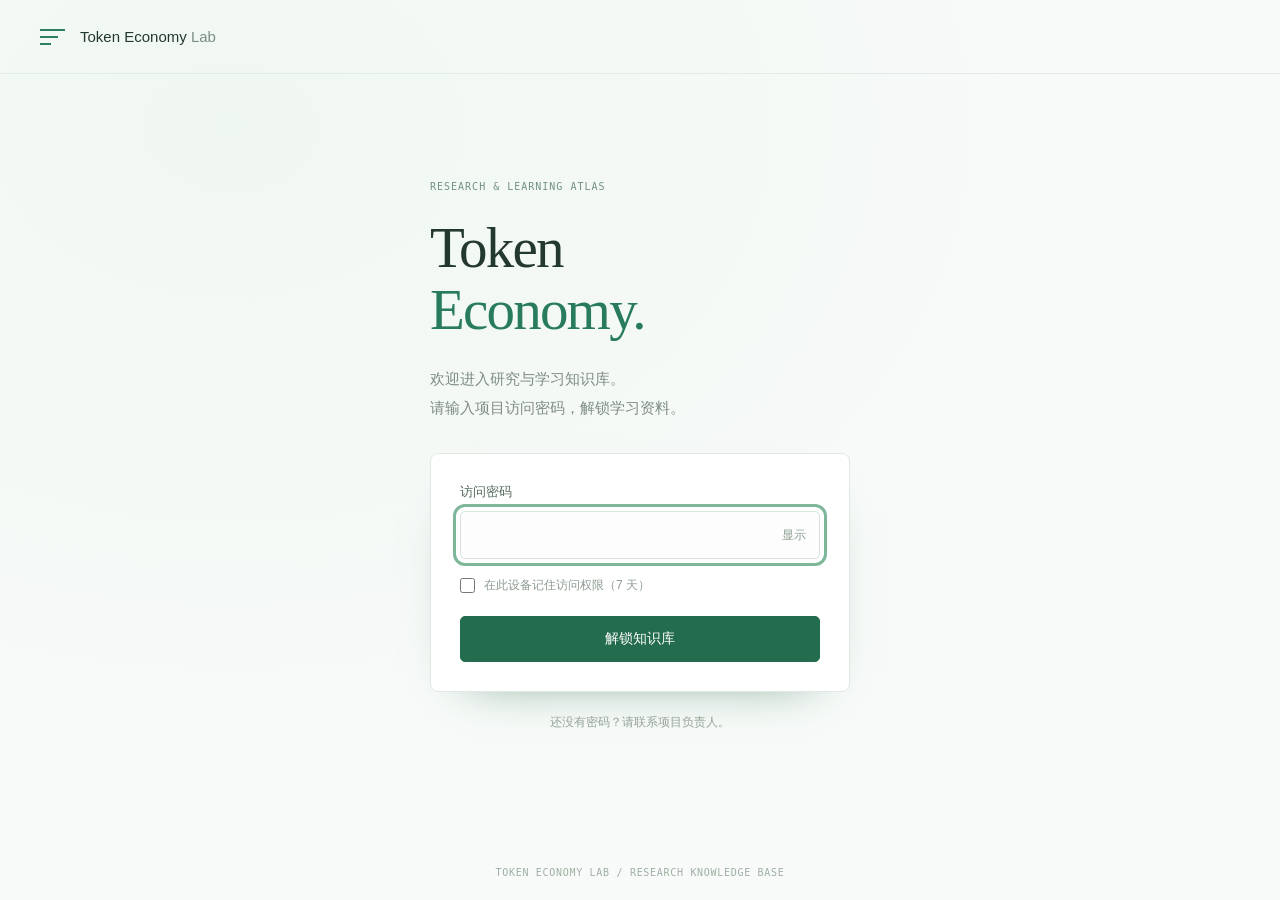
<file: library/index.html>
<!doctype html>
<html lang="zh-CN">
<head>
  <meta charset="utf-8">
  <meta name="viewport" content="width=device-width,initial-scale=1">
  <meta name="robots" content="noindex,nofollow">
  <meta name="referrer" content="no-referrer">
  <title>Token Economy Lab · 访问验证</title>
  <style>
    :root{color-scheme:light;font-family:Inter,-apple-system,BlinkMacSystemFont,'PingFang SC','Microsoft YaHei',sans-serif;color:#23382f;background:#f7faf8}*{box-sizing:border-box}body{margin:0;min-height:100svh;display:flex;flex-direction:column;background:radial-gradient(ellipse at 18% 14%,#e8f4ed77,transparent 55%)}button,input{font:inherit}button{cursor:pointer}a,input,button{outline-offset:4px}input:focus-visible,button:focus-visible{outline:3px solid #7eb69a}.hidden{display:none!important}.gate-header{padding:28px 40px;border-bottom:1px solid #e2ebe5;font-size:15px;display:flex;gap:13px;align-items:center}.mark{width:27px;display:grid;gap:5px}.mark i{display:block;width:25px;height:2px;background:#2c7f60}.mark i:nth-child(2){width:18px}.mark i:nth-child(3){width:11px}.gate-header b{font-weight:400;color:#7b8d80}.gate{display:flex;flex:1;align-items:center;justify-content:center;padding:45px 24px}.gate-content{width:420px;max-width:100%}.eyebrow{font:10px/1.5 'SFMono-Regular',Consolas,monospace;letter-spacing:.1em;color:#719180}.gate-content h1{font:400 57px/1.1 'Iowan Old Style',Baskerville,Georgia,serif;letter-spacing:-1.8px;margin:23px 0 0}.gate-content h1 em{font-style:normal;color:#287c5c}.description{font-size:15px;line-height:1.9;color:#7e8d82;margin:23px 0 31px}.gate-form{background:#fff;border:1px solid #dfe8e2;border-radius:8px;padding:29px;box-shadow:0 20px 50px -40px #3b7456}.field-label{display:block;font-size:13px;margin-bottom:10px;color:#526a59}.password-row{position:relative;display:flex}.password-row input{width:100%;height:48px;border:1px solid #d9e3dc;border-radius:5px;background:#fcfdfc;padding:11px 67px 11px 13px;font-size:16px;color:#284133}.password-row button{position:absolute;right:7px;top:9px;background:none;border:0;color:#8b9c8f;font-size:12px;padding:5px 7px;min-height:30px}.remember{display:flex;align-items:center;gap:9px;margin:17px 0 21px;font-size:12px;line-height:1.6;color:#8d9c91}.remember input{accent-color:#317e5d;margin:0;width:15px;height:15px}.submit{width:100%;height:46px;border:1px solid #246c4e;background:#246c4e;color:#fff;border-radius:5px;font-size:14px}.submit:hover{background:#185b3e}.submit:disabled{opacity:.65;cursor:wait}.error{font-size:13px;color:#ae5244;line-height:1.65;margin:13px 0 0}.gate-note{font-size:12px;color:#95a397;margin-top:22px;text-align:center}.gate-footer{padding:22px;text-align:center;font:10px 'SFMono-Regular',monospace;letter-spacing:.07em;color:#a0afa3}.loading{flex:1;display:grid;place-items:center;font-size:13px;color:#93a799}.loading span{padding:15px 25px;border:1px solid #dce7df;border-radius:5px;background:#fff}@media(max-width:480px){.gate-header{padding:23px;font-size:14px}.gate{padding:40px 24px}.gate-content h1{font-size:52px}.gate-form{padding:25px}.description{font-size:14px}.gate-footer{font-size:9px}}@media(prefers-reduced-motion:reduce){*{animation:none!important;transition:none!important}}
  </style>
</head>
<body>
  <header class="gate-header"><span class="mark" aria-hidden="true"><i></i><i></i><i></i></span><span>Token Economy <b>Lab</b></span></header>
  <div id="loading" class="loading"><span>正在验证访问权限…</span></div>
  <main id="gate" class="gate hidden"><div class="gate-content">
    <span class="eyebrow">RESEARCH & LEARNING ATLAS</span>
    <h1>Token<br><em>Economy.</em></h1>
    <p class="description">欢迎进入研究与学习知识库。<br>请输入项目访问密码，解锁学习资料。</p>
    <form class="gate-form" id="unlock-form">
      <label class="field-label" for="password">访问密码</label>
      <div class="password-row"><input id="password" type="password" autocomplete="current-password" required aria-describedby="error"><button type="button" id="toggle" aria-pressed="false" aria-label="显示密码">显示</button></div>
      <label class="remember"><input id="remember" type="checkbox">在此设备记住访问权限（7 天）</label>
      <button class="submit" id="submit" type="submit">解锁知识库</button>
      <p id="error" class="error hidden" role="alert"></p>
    </form>
    <p class="gate-note">还没有密码？请联系项目负责人。</p>
  </div></main>
  <footer class="gate-footer">TOKEN ECONOMY LAB / RESEARCH KNOWLEDGE BASE</footer>
  <noscript><p style="padding:24px;text-align:center">解锁加密资料需要启用 JavaScript。</p></noscript>
  <script>
    const staticryptInitiator = ((function(){
  const exports = {};
  const cryptoEngine = ((function(){
  const exports = {};
  const { subtle } = crypto;

const IV_BITS = 16 * 8;
const HEX_BITS = 4;
const ENCRYPTION_ALGO = "AES-CBC";

/**
 * Translates between utf8 encoded hexadecimal strings
 * and Uint8Array bytes.
 */
const HexEncoder = {
    /**
     * hex string -> bytes
     * @param {string} hexString
     * @returns {Uint8Array}
     */
    parse: function (hexString) {
        if (hexString.length % 2 !== 0) throw "Invalid hexString";
        const arrayBuffer = new Uint8Array(hexString.length / 2);

        for (let i = 0; i < hexString.length; i += 2) {
            const byteValue = parseInt(hexString.substring(i, i + 2), 16);
            if (isNaN(byteValue)) {
                throw "Invalid hexString";
            }
            arrayBuffer[i / 2] = byteValue;
        }
        return arrayBuffer;
    },

    /**
     * bytes -> hex string
     * @param {Uint8Array} bytes
     * @returns {string}
     */
    stringify: function (bytes) {
        const hexBytes = [];

        for (let i = 0; i < bytes.length; ++i) {
            let byteString = bytes[i].toString(16);
            if (byteString.length < 2) {
                byteString = "0" + byteString;
            }
            hexBytes.push(byteString);
        }
        return hexBytes.join("");
    },
};

/**
 * Translates between utf8 strings and Uint8Array bytes.
 */
const UTF8Encoder = {
    parse: function (str) {
        return new TextEncoder().encode(str);
    },

    stringify: function (bytes) {
        return new TextDecoder().decode(bytes);
    },
};

/**
 * Salt and encrypt a msg with a password.
 */
async function encrypt(msg, hashedPassword) {
    // Must be 16 bytes, unpredictable, and preferably cryptographically random. However, it need not be secret.
    // https://developer.mozilla.org/en-US/docs/Web/API/SubtleCrypto/encrypt#parameters
    const iv = crypto.getRandomValues(new Uint8Array(IV_BITS / 8));

    const key = await subtle.importKey("raw", HexEncoder.parse(hashedPassword), ENCRYPTION_ALGO, false, ["encrypt"]);

    const encrypted = await subtle.encrypt(
        {
            name: ENCRYPTION_ALGO,
            iv: iv,
        },
        key,
        UTF8Encoder.parse(msg)
    );

    // iv will be 32 hex characters, we prepend it to the ciphertext for use in decryption
    return HexEncoder.stringify(iv) + HexEncoder.stringify(new Uint8Array(encrypted));
}
exports.encrypt = encrypt;

/**
 * Decrypt a salted msg using a password.
 *
 * @param {string} encryptedMsg
 * @param {string} hashedPassword
 * @returns {Promise<string>}
 */
async function decrypt(encryptedMsg, hashedPassword) {
    const ivLength = IV_BITS / HEX_BITS;
    const iv = HexEncoder.parse(encryptedMsg.substring(0, ivLength));
    const encrypted = encryptedMsg.substring(ivLength);

    const key = await subtle.importKey("raw", HexEncoder.parse(hashedPassword), ENCRYPTION_ALGO, false, ["decrypt"]);

    const outBuffer = await subtle.decrypt(
        {
            name: ENCRYPTION_ALGO,
            iv: iv,
        },
        key,
        HexEncoder.parse(encrypted)
    );

    return UTF8Encoder.stringify(new Uint8Array(outBuffer));
}
exports.decrypt = decrypt;

/**
 * Salt and hash the password so it can be stored in localStorage without opening a password reuse vulnerability.
 *
 * @param {string} password
 * @param {string} salt
 * @returns {Promise<string>}
 */
async function hashPassword(password, salt) {
    // we hash the password in multiple steps, each adding more iterations. This is because we used to allow less
    // iterations, so for backward compatibility reasons, we need to support going from that to more iterations.
    let hashedPassword = await hashLegacyRound(password, salt);

    hashedPassword = await hashSecondRound(hashedPassword, salt);

    return hashThirdRound(hashedPassword, salt);
}
exports.hashPassword = hashPassword;

/**
 * This hashes the password with 1k iterations. This is a low number, we need this function to support backwards
 * compatibility.
 *
 * @param {string} password
 * @param {string} salt
 * @returns {Promise<string>}
 */
function hashLegacyRound(password, salt) {
    return pbkdf2(password, salt, 1000, "SHA-1");
}
exports.hashLegacyRound = hashLegacyRound;

/**
 * Add a second round of iterations. This is because we used to use 1k, so for backwards compatibility with
 * remember-me/autodecrypt links, we need to support going from that to more iterations.
 *
 * @param hashedPassword
 * @param salt
 * @returns {Promise<string>}
 */
function hashSecondRound(hashedPassword, salt) {
    return pbkdf2(hashedPassword, salt, 14000, "SHA-256");
}
exports.hashSecondRound = hashSecondRound;

/**
 * Add a third round of iterations to bring total number to 600k. This is because we used to use 1k, then 15k, so for
 * backwards compatibility with remember-me/autodecrypt links, we need to support going from that to more iterations.
 *
 * @param hashedPassword
 * @param salt
 * @returns {Promise<string>}
 */
function hashThirdRound(hashedPassword, salt) {
    return pbkdf2(hashedPassword, salt, 585000, "SHA-256");
}
exports.hashThirdRound = hashThirdRound;

/**
 * Salt and hash the password so it can be stored in localStorage without opening a password reuse vulnerability.
 *
 * @param {string} password
 * @param {string} salt
 * @param {int} iterations
 * @param {string} hashAlgorithm
 * @returns {Promise<string>}
 */
async function pbkdf2(password, salt, iterations, hashAlgorithm) {
    const key = await subtle.importKey("raw", UTF8Encoder.parse(password), "PBKDF2", false, ["deriveBits"]);

    const keyBytes = await subtle.deriveBits(
        {
            name: "PBKDF2",
            hash: hashAlgorithm,
            iterations,
            salt: UTF8Encoder.parse(salt),
        },
        key,
        256
    );

    return HexEncoder.stringify(new Uint8Array(keyBytes));
}

function generateRandomSalt() {
    const bytes = crypto.getRandomValues(new Uint8Array(128 / 8));

    return HexEncoder.stringify(new Uint8Array(bytes));
}
exports.generateRandomSalt = generateRandomSalt;

async function signMessage(hashedPassword, message) {
    const key = await subtle.importKey(
        "raw",
        HexEncoder.parse(hashedPassword),
        {
            name: "HMAC",
            hash: "SHA-256",
        },
        false,
        ["sign"]
    );
    const signature = await subtle.sign("HMAC", key, UTF8Encoder.parse(message));

    return HexEncoder.stringify(new Uint8Array(signature));
}
exports.signMessage = signMessage;

function getRandomAlphanum() {
    const possibleCharacters = "abcdefghijklmnopqrstuvwxyzABCDEFGHIJKLMNOPQRSTUVWXYZ0123456789";

    let byteArray;
    let parsedInt;

    // Keep generating new random bytes until we get a value that falls
    // within a range that can be evenly divided by possibleCharacters.length
    do {
        byteArray = crypto.getRandomValues(new Uint8Array(1));
        // extract the lowest byte to get an int from 0 to 255 (probably unnecessary, since we're only generating 1 byte)
        parsedInt = byteArray[0] & 0xff;
    } while (parsedInt >= 256 - (256 % possibleCharacters.length));

    // Take the modulo of the parsed integer to get a random number between 0 and totalLength - 1
    const randomIndex = parsedInt % possibleCharacters.length;

    return possibleCharacters[randomIndex];
}

/**
 * Generate a random string of a given length.
 *
 * @param {int} length
 * @returns {string}
 */
function generateRandomString(length) {
    let randomString = "";

    for (let i = 0; i < length; i++) {
        randomString += getRandomAlphanum();
    }

    return randomString;
}
exports.generateRandomString = generateRandomString;

  return exports;
})());
const codec = ((function(){
  const exports = {};
  /**
 * Initialize the codec with the provided cryptoEngine - this return functions to encode and decode messages.
 *
 * @param cryptoEngine - the engine to use for encryption / decryption
 */
function init(cryptoEngine) {
    const exports = {};

    /**
     * Top-level function for encoding a message.
     * Includes password hashing, encryption, and signing.
     *
     * @param {string} msg
     * @param {string} password
     * @param {string} salt
     *
     * @returns {string} The encoded text
     */
    async function encode(msg, password, salt) {
        const hashedPassword = await cryptoEngine.hashPassword(password, salt);

        const encrypted = await cryptoEngine.encrypt(msg, hashedPassword);

        // we use the hashed password in the HMAC because this is effectively what will be used a password (so we can store
        // it in localStorage safely, we don't use the clear text password)
        const hmac = await cryptoEngine.signMessage(hashedPassword, encrypted);

        return hmac + encrypted;
    }
    exports.encode = encode;

    /**
     * Encode using a password that has already been hashed. This is useful to encode multiple messages in a row, that way
     * we don't need to hash the password multiple times.
     *
     * @param {string} msg
     * @param {string} hashedPassword
     *
     * @returns {string} The encoded text
     */
    async function encodeWithHashedPassword(msg, hashedPassword) {
        const encrypted = await cryptoEngine.encrypt(msg, hashedPassword);

        // we use the hashed password in the HMAC because this is effectively what will be used a password (so we can store
        // it in localStorage safely, we don't use the clear text password)
        const hmac = await cryptoEngine.signMessage(hashedPassword, encrypted);

        return hmac + encrypted;
    }
    exports.encodeWithHashedPassword = encodeWithHashedPassword;

    /**
     * Top-level function for decoding a message.
     * Includes signature check and decryption.
     *
     * @param {string} signedMsg
     * @param {string} hashedPassword
     * @param {string} salt
     * @param {int} backwardCompatibleAttempt
     * @param {string} originalPassword
     *
     * @returns {Object} {success: true, decoded: string} | {success: false, message: string}
     */
    async function decode(signedMsg, hashedPassword, salt, backwardCompatibleAttempt = 0, originalPassword = "") {
        const encryptedHMAC = signedMsg.substring(0, 64);
        const encryptedMsg = signedMsg.substring(64);
        const decryptedHMAC = await cryptoEngine.signMessage(hashedPassword, encryptedMsg);

        if (decryptedHMAC !== encryptedHMAC) {
            // we have been raising the number of iterations in the hashing algorithm multiple times, so to support the old
            // remember-me/autodecrypt links we need to try bringing the old hashes up to speed.
            originalPassword = originalPassword || hashedPassword;
            if (backwardCompatibleAttempt === 0) {
                const updatedHashedPassword = await cryptoEngine.hashThirdRound(originalPassword, salt);

                return decode(signedMsg, updatedHashedPassword, salt, backwardCompatibleAttempt + 1, originalPassword);
            }
            if (backwardCompatibleAttempt === 1) {
                let updatedHashedPassword = await cryptoEngine.hashSecondRound(originalPassword, salt);
                updatedHashedPassword = await cryptoEngine.hashThirdRound(updatedHashedPassword, salt);

                return decode(signedMsg, updatedHashedPassword, salt, backwardCompatibleAttempt + 1, originalPassword);
            }

            return { success: false, message: "Signature mismatch" };
        }

        return {
            success: true,
            decoded: await cryptoEngine.decrypt(encryptedMsg, hashedPassword),
        };
    }
    exports.decode = decode;

    return exports;
}
exports.init = init;

  return exports;
})());
const decode = codec.init(cryptoEngine).decode;

/**
 * Initialize the staticrypt module, that exposes functions callbable by the password_template.
 *
 * @param {{
 *  staticryptEncryptedMsgUniqueVariableName: string,
 *  isRememberEnabled: boolean,
 *  rememberDurationInDays: number,
 *  staticryptSaltUniqueVariableName: string,
 * }} staticryptConfig - object of data that is stored on the password_template at encryption time.
 *
 * @param {{
 *  rememberExpirationKey: string,
 *  rememberPassphraseKey: string,
 *  replaceHtmlCallback: function,
 *  clearLocalStorageCallback: function,
 * }} templateConfig - object of data that can be configured by a custom password_template.
 */
function init(staticryptConfig, templateConfig) {
    const exports = {};

    /**
     * Decrypt our encrypted page, replace the whole HTML.
     *
     * @param {string} hashedPassword
     * @returns {Promise<boolean>}
     */
    async function decryptAndReplaceHtml(hashedPassword) {
        const { staticryptEncryptedMsgUniqueVariableName, staticryptSaltUniqueVariableName } = staticryptConfig;
        const { replaceHtmlCallback } = templateConfig;

        const result = await decode(
            staticryptEncryptedMsgUniqueVariableName,
            hashedPassword,
            staticryptSaltUniqueVariableName
        );
        if (!result.success) {
            return false;
        }
        const plainHTML = result.decoded;

        // if the user configured a callback call it, otherwise just replace the whole HTML
        if (typeof replaceHtmlCallback === "function") {
            replaceHtmlCallback(plainHTML);
        } else {
            document.write(plainHTML);
            document.close();
        }

        return true;
    }

    /**
     * Attempt to decrypt the page and replace the whole HTML.
     *
     * @param {string} password
     * @param {boolean} isRememberChecked
     *
     * @returns {Promise<{isSuccessful: boolean, hashedPassword?: string}>} - we return an object, so that if we want to
     *   expose more information in the future we can do it without breaking the password_template
     */
    async function handleDecryptionOfPage(password, isRememberChecked) {
        const { staticryptSaltUniqueVariableName } = staticryptConfig;

        // decrypt and replace the whole page
        const hashedPassword = await cryptoEngine.hashPassword(password, staticryptSaltUniqueVariableName);
        return handleDecryptionOfPageFromHash(hashedPassword, isRememberChecked);
    }
    exports.handleDecryptionOfPage = handleDecryptionOfPage;

    async function handleDecryptionOfPageFromHash(hashedPassword, isRememberChecked) {
        const { isRememberEnabled, rememberDurationInDays } = staticryptConfig;
        const { rememberExpirationKey, rememberPassphraseKey } = templateConfig;

        const isDecryptionSuccessful = await decryptAndReplaceHtml(hashedPassword);

        if (!isDecryptionSuccessful) {
            return {
                isSuccessful: false,
                hashedPassword,
            };
        }

        // remember the hashedPassword and set its expiration if necessary
        if (isRememberEnabled && isRememberChecked) {
            window.localStorage.setItem(rememberPassphraseKey, hashedPassword);

            // set the expiration if the duration isn't 0 (meaning no expiration)
            if (rememberDurationInDays > 0) {
                window.localStorage.setItem(
                    rememberExpirationKey,
                    (new Date().getTime() + rememberDurationInDays * 24 * 60 * 60 * 1000).toString()
                );
            }
        }

        return {
            isSuccessful: true,
            hashedPassword,
        };
    }
    exports.handleDecryptionOfPageFromHash = handleDecryptionOfPageFromHash;

    /**
     * Clear localstorage from staticrypt related values
     */
    function clearLocalStorage() {
        const { clearLocalStorageCallback, rememberExpirationKey, rememberPassphraseKey } = templateConfig;

        if (typeof clearLocalStorageCallback === "function") {
            clearLocalStorageCallback();
        } else {
            localStorage.removeItem(rememberPassphraseKey);
            localStorage.removeItem(rememberExpirationKey);
        }
    }

    async function handleDecryptOnLoad() {
        let isSuccessful = await decryptOnLoadFromUrl();

        if (!isSuccessful) {
            isSuccessful = await decryptOnLoadFromRememberMe();
        }

        return { isSuccessful };
    }
    exports.handleDecryptOnLoad = handleDecryptOnLoad;

    /**
     * Clear storage if we are logging out
     *
     * @returns {boolean} - whether we logged out
     */
    function logoutIfNeeded() {
        const logoutKey = "staticrypt_logout";

        // handle logout through query param
        const queryParams = new URLSearchParams(window.location.search);
        if (queryParams.has(logoutKey)) {
            clearLocalStorage();
            return true;
        }

        // handle logout through URL fragment
        const hash = window.location.hash.substring(1);
        if (hash.includes(logoutKey)) {
            clearLocalStorage();
            return true;
        }

        return false;
    }

    /**
     * To be called on load: check if we want to try to decrypt and replace the HTML with the decrypted content, and
     * try to do it if needed.
     *
     * @returns {Promise<boolean>} true if we derypted and replaced the whole page, false otherwise
     */
    async function decryptOnLoadFromRememberMe() {
        const { rememberDurationInDays } = staticryptConfig;
        const { rememberExpirationKey, rememberPassphraseKey } = templateConfig;

        // if we are login out, terminate
        if (logoutIfNeeded()) {
            return false;
        }

        // if there is expiration configured, check if we're not beyond the expiration
        if (rememberDurationInDays && rememberDurationInDays > 0) {
            const expiration = localStorage.getItem(rememberExpirationKey),
                isExpired = expiration && new Date().getTime() > parseInt(expiration);

            if (isExpired) {
                clearLocalStorage();
                return false;
            }
        }

        const hashedPassword = localStorage.getItem(rememberPassphraseKey);

        if (hashedPassword) {
            // try to decrypt
            const isDecryptionSuccessful = await decryptAndReplaceHtml(hashedPassword);

            // if the decryption is unsuccessful the password might be wrong - silently clear the saved data and let
            // the user fill the password form again
            if (!isDecryptionSuccessful) {
                clearLocalStorage();
                return false;
            }

            return true;
        }

        return false;
    }

    async function decryptOnLoadFromUrl() {
        const passwordKey = "staticrypt_pwd";
        const rememberMeKey = "remember_me";

        // try to get the password from the query param (for backward compatibility - we now want to avoid this method,
        // since it sends the hashed password to the server which isn't needed)
        const queryParams = new URLSearchParams(window.location.search);
        const hashedPasswordQuery = queryParams.get(passwordKey);
        const rememberMeQuery = queryParams.get(rememberMeKey);

        const urlFragment = window.location.hash.substring(1);
        // get the password from the url fragment
        const hashedPasswordRegexMatch = urlFragment.match(new RegExp(passwordKey + "=([^&]*)"));
        const hashedPasswordFragment = hashedPasswordRegexMatch ? hashedPasswordRegexMatch[1] : null;
        const rememberMeFragment = urlFragment.includes(rememberMeKey);

        const hashedPassword = hashedPasswordFragment || hashedPasswordQuery;
        const rememberMe = rememberMeFragment || rememberMeQuery;

        if (hashedPassword) {
            return handleDecryptionOfPageFromHash(hashedPassword, rememberMe);
        }

        return false;
    }

    return exports;
}
exports.init = init;

  return exports;
})());
    const staticryptConfig = {"staticryptEncryptedMsgUniqueVariableName":"[base64]","isRememberEnabled":true,"rememberDurationInDays":7,"staticryptSaltUniqueVariableName":"2ae15f9b9b8bfd22169ea02ef9ca25de"};
    let unlockedHTML = null;
    const engine = staticryptInitiator.init(staticryptConfig, {
      rememberExpirationKey: 'tel-expiration',
      rememberPassphraseKey: 'tel-passphrase',
      replaceHtmlCallback: html => { unlockedHTML = html; },
      clearLocalStorageCallback: () => sessionStorage.removeItem('tel-session'),
    });
    function replacePage() { document.open(); document.write(unlockedHTML); document.close(); }
    function showGate() { document.getElementById('loading').classList.add('hidden');document.getElementById('gate').classList.remove('hidden');document.getElementById('password').focus(); }
    window.addEventListener('load', async () => {
      try {
        const result = await engine.handleDecryptOnLoad();
        if(result.isSuccessful) { if(result.hashedPassword)sessionStorage.setItem('tel-session',result.hashedPassword);replacePage();return; }
        const session = sessionStorage.getItem('tel-session');
        if(session) {const decoded=await engine.handleDecryptionOfPageFromHash(session,false);if(decoded.isSuccessful){replacePage();return;}sessionStorage.removeItem('tel-session');}
      } catch { document.getElementById('error').textContent='无法完成解锁，请使用支持 HTTPS 与 WebCrypto 的浏览器。';document.getElementById('error').classList.remove('hidden'); }
      showGate();
    });
    document.getElementById('toggle').addEventListener('click', () => {const input=document.getElementById('password');const visible=input.type==='password';input.type=visible?'text':'password';const button=document.getElementById('toggle');button.textContent=visible?'隐藏':'显示';button.setAttribute('aria-pressed',String(visible));button.setAttribute('aria-label',visible?'隐藏密码':'显示密码');});
    document.getElementById('unlock-form').addEventListener('submit', async e => {
      e.preventDefault();const submit=document.getElementById('submit');submit.disabled=true;submit.textContent='正在解锁…';const error=document.getElementById('error');error.classList.add('hidden');
      try {const result=await engine.handleDecryptionOfPage(document.getElementById('password').value,document.getElementById('remember').checked);if(result.isSuccessful){sessionStorage.setItem('tel-session',result.hashedPassword);replacePage();return;}error.textContent='密码不正确，请重新输入。';}catch{error.textContent='解锁失败，请刷新页面后重试。';}
      error.classList.remove('hidden');submit.disabled=false;submit.textContent='解锁知识库';
    });
  </script>
</body>
</html>
</file>
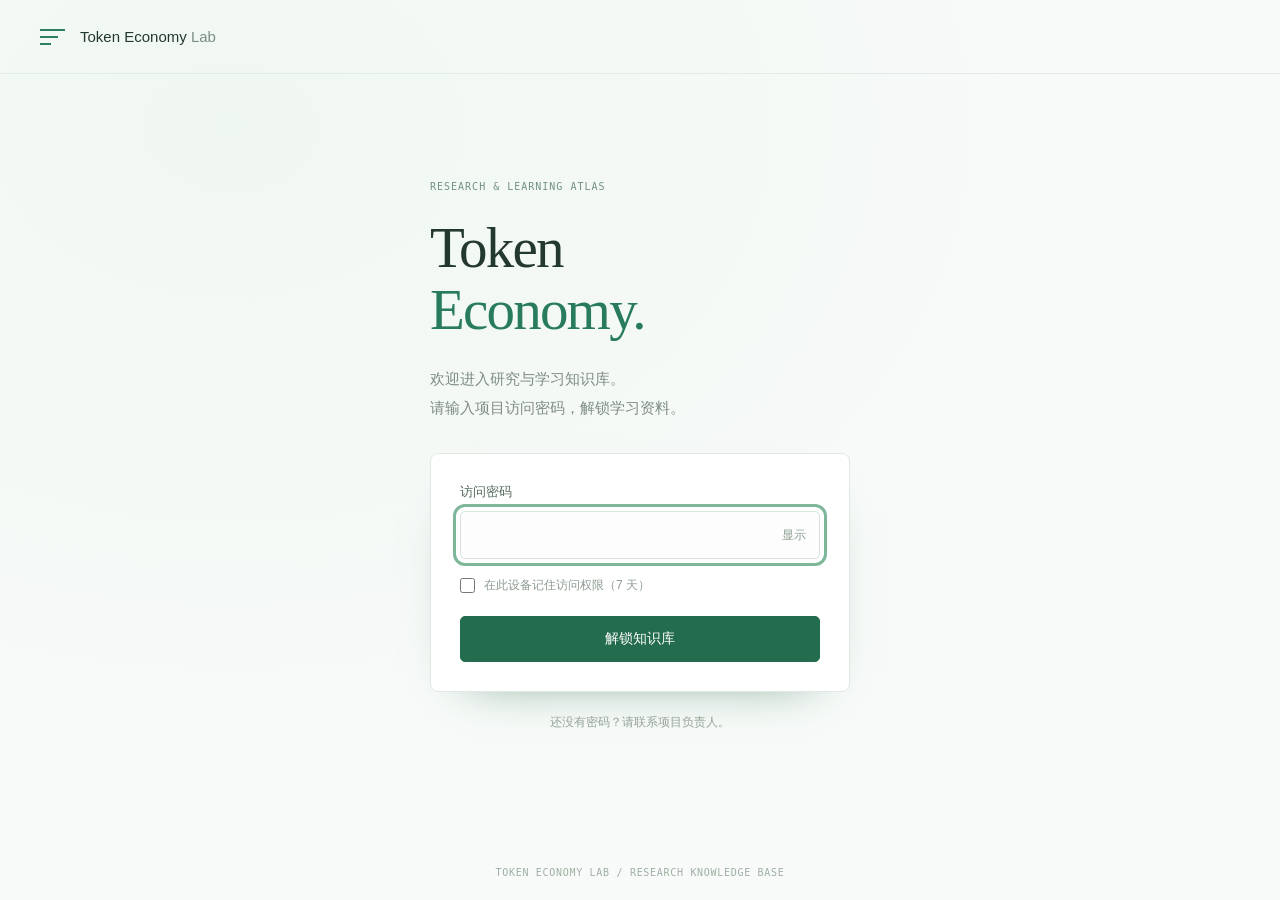
<file: reports/index.html>
<!doctype html>
<html lang="zh-CN">
<head>
  <meta charset="utf-8">
  <meta name="viewport" content="width=device-width,initial-scale=1">
  <meta name="robots" content="noindex,nofollow">
  <meta name="referrer" content="no-referrer">
  <title>Token Economy Lab · 访问验证</title>
  <style>
    :root{color-scheme:light;font-family:Inter,-apple-system,BlinkMacSystemFont,'PingFang SC','Microsoft YaHei',sans-serif;color:#23382f;background:#f7faf8}*{box-sizing:border-box}body{margin:0;min-height:100svh;display:flex;flex-direction:column;background:radial-gradient(ellipse at 18% 14%,#e8f4ed77,transparent 55%)}button,input{font:inherit}button{cursor:pointer}a,input,button{outline-offset:4px}input:focus-visible,button:focus-visible{outline:3px solid #7eb69a}.hidden{display:none!important}.gate-header{padding:28px 40px;border-bottom:1px solid #e2ebe5;font-size:15px;display:flex;gap:13px;align-items:center}.mark{width:27px;display:grid;gap:5px}.mark i{display:block;width:25px;height:2px;background:#2c7f60}.mark i:nth-child(2){width:18px}.mark i:nth-child(3){width:11px}.gate-header b{font-weight:400;color:#7b8d80}.gate{display:flex;flex:1;align-items:center;justify-content:center;padding:45px 24px}.gate-content{width:420px;max-width:100%}.eyebrow{font:10px/1.5 'SFMono-Regular',Consolas,monospace;letter-spacing:.1em;color:#719180}.gate-content h1{font:400 57px/1.1 'Iowan Old Style',Baskerville,Georgia,serif;letter-spacing:-1.8px;margin:23px 0 0}.gate-content h1 em{font-style:normal;color:#287c5c}.description{font-size:15px;line-height:1.9;color:#7e8d82;margin:23px 0 31px}.gate-form{background:#fff;border:1px solid #dfe8e2;border-radius:8px;padding:29px;box-shadow:0 20px 50px -40px #3b7456}.field-label{display:block;font-size:13px;margin-bottom:10px;color:#526a59}.password-row{position:relative;display:flex}.password-row input{width:100%;height:48px;border:1px solid #d9e3dc;border-radius:5px;background:#fcfdfc;padding:11px 67px 11px 13px;font-size:16px;color:#284133}.password-row button{position:absolute;right:7px;top:9px;background:none;border:0;color:#8b9c8f;font-size:12px;padding:5px 7px;min-height:30px}.remember{display:flex;align-items:center;gap:9px;margin:17px 0 21px;font-size:12px;line-height:1.6;color:#8d9c91}.remember input{accent-color:#317e5d;margin:0;width:15px;height:15px}.submit{width:100%;height:46px;border:1px solid #246c4e;background:#246c4e;color:#fff;border-radius:5px;font-size:14px}.submit:hover{background:#185b3e}.submit:disabled{opacity:.65;cursor:wait}.error{font-size:13px;color:#ae5244;line-height:1.65;margin:13px 0 0}.gate-note{font-size:12px;color:#95a397;margin-top:22px;text-align:center}.gate-footer{padding:22px;text-align:center;font:10px 'SFMono-Regular',monospace;letter-spacing:.07em;color:#a0afa3}.loading{flex:1;display:grid;place-items:center;font-size:13px;color:#93a799}.loading span{padding:15px 25px;border:1px solid #dce7df;border-radius:5px;background:#fff}@media(max-width:480px){.gate-header{padding:23px;font-size:14px}.gate{padding:40px 24px}.gate-content h1{font-size:52px}.gate-form{padding:25px}.description{font-size:14px}.gate-footer{font-size:9px}}@media(prefers-reduced-motion:reduce){*{animation:none!important;transition:none!important}}
  </style>
</head>
<body>
  <header class="gate-header"><span class="mark" aria-hidden="true"><i></i><i></i><i></i></span><span>Token Economy <b>Lab</b></span></header>
  <div id="loading" class="loading"><span>正在验证访问权限…</span></div>
  <main id="gate" class="gate hidden"><div class="gate-content">
    <span class="eyebrow">RESEARCH & LEARNING ATLAS</span>
    <h1>Token<br><em>Economy.</em></h1>
    <p class="description">欢迎进入研究与学习知识库。<br>请输入项目访问密码，解锁学习资料。</p>
    <form class="gate-form" id="unlock-form">
      <label class="field-label" for="password">访问密码</label>
      <div class="password-row"><input id="password" type="password" autocomplete="current-password" required aria-describedby="error"><button type="button" id="toggle" aria-pressed="false" aria-label="显示密码">显示</button></div>
      <label class="remember"><input id="remember" type="checkbox">在此设备记住访问权限（7 天）</label>
      <button class="submit" id="submit" type="submit">解锁知识库</button>
      <p id="error" class="error hidden" role="alert"></p>
    </form>
    <p class="gate-note">还没有密码？请联系项目负责人。</p>
  </div></main>
  <footer class="gate-footer">TOKEN ECONOMY LAB / RESEARCH KNOWLEDGE BASE</footer>
  <noscript><p style="padding:24px;text-align:center">解锁加密资料需要启用 JavaScript。</p></noscript>
  <script>
    const staticryptInitiator = ((function(){
  const exports = {};
  const cryptoEngine = ((function(){
  const exports = {};
  const { subtle } = crypto;

const IV_BITS = 16 * 8;
const HEX_BITS = 4;
const ENCRYPTION_ALGO = "AES-CBC";

/**
 * Translates between utf8 encoded hexadecimal strings
 * and Uint8Array bytes.
 */
const HexEncoder = {
    /**
     * hex string -> bytes
     * @param {string} hexString
     * @returns {Uint8Array}
     */
    parse: function (hexString) {
        if (hexString.length % 2 !== 0) throw "Invalid hexString";
        const arrayBuffer = new Uint8Array(hexString.length / 2);

        for (let i = 0; i < hexString.length; i += 2) {
            const byteValue = parseInt(hexString.substring(i, i + 2), 16);
            if (isNaN(byteValue)) {
                throw "Invalid hexString";
            }
            arrayBuffer[i / 2] = byteValue;
        }
        return arrayBuffer;
    },

    /**
     * bytes -> hex string
     * @param {Uint8Array} bytes
     * @returns {string}
     */
    stringify: function (bytes) {
        const hexBytes = [];

        for (let i = 0; i < bytes.length; ++i) {
            let byteString = bytes[i].toString(16);
            if (byteString.length < 2) {
                byteString = "0" + byteString;
            }
            hexBytes.push(byteString);
        }
        return hexBytes.join("");
    },
};

/**
 * Translates between utf8 strings and Uint8Array bytes.
 */
const UTF8Encoder = {
    parse: function (str) {
        return new TextEncoder().encode(str);
    },

    stringify: function (bytes) {
        return new TextDecoder().decode(bytes);
    },
};

/**
 * Salt and encrypt a msg with a password.
 */
async function encrypt(msg, hashedPassword) {
    // Must be 16 bytes, unpredictable, and preferably cryptographically random. However, it need not be secret.
    // https://developer.mozilla.org/en-US/docs/Web/API/SubtleCrypto/encrypt#parameters
    const iv = crypto.getRandomValues(new Uint8Array(IV_BITS / 8));

    const key = await subtle.importKey("raw", HexEncoder.parse(hashedPassword), ENCRYPTION_ALGO, false, ["encrypt"]);

    const encrypted = await subtle.encrypt(
        {
            name: ENCRYPTION_ALGO,
            iv: iv,
        },
        key,
        UTF8Encoder.parse(msg)
    );

    // iv will be 32 hex characters, we prepend it to the ciphertext for use in decryption
    return HexEncoder.stringify(iv) + HexEncoder.stringify(new Uint8Array(encrypted));
}
exports.encrypt = encrypt;

/**
 * Decrypt a salted msg using a password.
 *
 * @param {string} encryptedMsg
 * @param {string} hashedPassword
 * @returns {Promise<string>}
 */
async function decrypt(encryptedMsg, hashedPassword) {
    const ivLength = IV_BITS / HEX_BITS;
    const iv = HexEncoder.parse(encryptedMsg.substring(0, ivLength));
    const encrypted = encryptedMsg.substring(ivLength);

    const key = await subtle.importKey("raw", HexEncoder.parse(hashedPassword), ENCRYPTION_ALGO, false, ["decrypt"]);

    const outBuffer = await subtle.decrypt(
        {
            name: ENCRYPTION_ALGO,
            iv: iv,
        },
        key,
        HexEncoder.parse(encrypted)
    );

    return UTF8Encoder.stringify(new Uint8Array(outBuffer));
}
exports.decrypt = decrypt;

/**
 * Salt and hash the password so it can be stored in localStorage without opening a password reuse vulnerability.
 *
 * @param {string} password
 * @param {string} salt
 * @returns {Promise<string>}
 */
async function hashPassword(password, salt) {
    // we hash the password in multiple steps, each adding more iterations. This is because we used to allow less
    // iterations, so for backward compatibility reasons, we need to support going from that to more iterations.
    let hashedPassword = await hashLegacyRound(password, salt);

    hashedPassword = await hashSecondRound(hashedPassword, salt);

    return hashThirdRound(hashedPassword, salt);
}
exports.hashPassword = hashPassword;

/**
 * This hashes the password with 1k iterations. This is a low number, we need this function to support backwards
 * compatibility.
 *
 * @param {string} password
 * @param {string} salt
 * @returns {Promise<string>}
 */
function hashLegacyRound(password, salt) {
    return pbkdf2(password, salt, 1000, "SHA-1");
}
exports.hashLegacyRound = hashLegacyRound;

/**
 * Add a second round of iterations. This is because we used to use 1k, so for backwards compatibility with
 * remember-me/autodecrypt links, we need to support going from that to more iterations.
 *
 * @param hashedPassword
 * @param salt
 * @returns {Promise<string>}
 */
function hashSecondRound(hashedPassword, salt) {
    return pbkdf2(hashedPassword, salt, 14000, "SHA-256");
}
exports.hashSecondRound = hashSecondRound;

/**
 * Add a third round of iterations to bring total number to 600k. This is because we used to use 1k, then 15k, so for
 * backwards compatibility with remember-me/autodecrypt links, we need to support going from that to more iterations.
 *
 * @param hashedPassword
 * @param salt
 * @returns {Promise<string>}
 */
function hashThirdRound(hashedPassword, salt) {
    return pbkdf2(hashedPassword, salt, 585000, "SHA-256");
}
exports.hashThirdRound = hashThirdRound;

/**
 * Salt and hash the password so it can be stored in localStorage without opening a password reuse vulnerability.
 *
 * @param {string} password
 * @param {string} salt
 * @param {int} iterations
 * @param {string} hashAlgorithm
 * @returns {Promise<string>}
 */
async function pbkdf2(password, salt, iterations, hashAlgorithm) {
    const key = await subtle.importKey("raw", UTF8Encoder.parse(password), "PBKDF2", false, ["deriveBits"]);

    const keyBytes = await subtle.deriveBits(
        {
            name: "PBKDF2",
            hash: hashAlgorithm,
            iterations,
            salt: UTF8Encoder.parse(salt),
        },
        key,
        256
    );

    return HexEncoder.stringify(new Uint8Array(keyBytes));
}

function generateRandomSalt() {
    const bytes = crypto.getRandomValues(new Uint8Array(128 / 8));

    return HexEncoder.stringify(new Uint8Array(bytes));
}
exports.generateRandomSalt = generateRandomSalt;

async function signMessage(hashedPassword, message) {
    const key = await subtle.importKey(
        "raw",
        HexEncoder.parse(hashedPassword),
        {
            name: "HMAC",
            hash: "SHA-256",
        },
        false,
        ["sign"]
    );
    const signature = await subtle.sign("HMAC", key, UTF8Encoder.parse(message));

    return HexEncoder.stringify(new Uint8Array(signature));
}
exports.signMessage = signMessage;

function getRandomAlphanum() {
    const possibleCharacters = "abcdefghijklmnopqrstuvwxyzABCDEFGHIJKLMNOPQRSTUVWXYZ0123456789";

    let byteArray;
    let parsedInt;

    // Keep generating new random bytes until we get a value that falls
    // within a range that can be evenly divided by possibleCharacters.length
    do {
        byteArray = crypto.getRandomValues(new Uint8Array(1));
        // extract the lowest byte to get an int from 0 to 255 (probably unnecessary, since we're only generating 1 byte)
        parsedInt = byteArray[0] & 0xff;
    } while (parsedInt >= 256 - (256 % possibleCharacters.length));

    // Take the modulo of the parsed integer to get a random number between 0 and totalLength - 1
    const randomIndex = parsedInt % possibleCharacters.length;

    return possibleCharacters[randomIndex];
}

/**
 * Generate a random string of a given length.
 *
 * @param {int} length
 * @returns {string}
 */
function generateRandomString(length) {
    let randomString = "";

    for (let i = 0; i < length; i++) {
        randomString += getRandomAlphanum();
    }

    return randomString;
}
exports.generateRandomString = generateRandomString;

  return exports;
})());
const codec = ((function(){
  const exports = {};
  /**
 * Initialize the codec with the provided cryptoEngine - this return functions to encode and decode messages.
 *
 * @param cryptoEngine - the engine to use for encryption / decryption
 */
function init(cryptoEngine) {
    const exports = {};

    /**
     * Top-level function for encoding a message.
     * Includes password hashing, encryption, and signing.
     *
     * @param {string} msg
     * @param {string} password
     * @param {string} salt
     *
     * @returns {string} The encoded text
     */
    async function encode(msg, password, salt) {
        const hashedPassword = await cryptoEngine.hashPassword(password, salt);

        const encrypted = await cryptoEngine.encrypt(msg, hashedPassword);

        // we use the hashed password in the HMAC because this is effectively what will be used a password (so we can store
        // it in localStorage safely, we don't use the clear text password)
        const hmac = await cryptoEngine.signMessage(hashedPassword, encrypted);

        return hmac + encrypted;
    }
    exports.encode = encode;

    /**
     * Encode using a password that has already been hashed. This is useful to encode multiple messages in a row, that way
     * we don't need to hash the password multiple times.
     *
     * @param {string} msg
     * @param {string} hashedPassword
     *
     * @returns {string} The encoded text
     */
    async function encodeWithHashedPassword(msg, hashedPassword) {
        const encrypted = await cryptoEngine.encrypt(msg, hashedPassword);

        // we use the hashed password in the HMAC because this is effectively what will be used a password (so we can store
        // it in localStorage safely, we don't use the clear text password)
        const hmac = await cryptoEngine.signMessage(hashedPassword, encrypted);

        return hmac + encrypted;
    }
    exports.encodeWithHashedPassword = encodeWithHashedPassword;

    /**
     * Top-level function for decoding a message.
     * Includes signature check and decryption.
     *
     * @param {string} signedMsg
     * @param {string} hashedPassword
     * @param {string} salt
     * @param {int} backwardCompatibleAttempt
     * @param {string} originalPassword
     *
     * @returns {Object} {success: true, decoded: string} | {success: false, message: string}
     */
    async function decode(signedMsg, hashedPassword, salt, backwardCompatibleAttempt = 0, originalPassword = "") {
        const encryptedHMAC = signedMsg.substring(0, 64);
        const encryptedMsg = signedMsg.substring(64);
        const decryptedHMAC = await cryptoEngine.signMessage(hashedPassword, encryptedMsg);

        if (decryptedHMAC !== encryptedHMAC) {
            // we have been raising the number of iterations in the hashing algorithm multiple times, so to support the old
            // remember-me/autodecrypt links we need to try bringing the old hashes up to speed.
            originalPassword = originalPassword || hashedPassword;
            if (backwardCompatibleAttempt === 0) {
                const updatedHashedPassword = await cryptoEngine.hashThirdRound(originalPassword, salt);

                return decode(signedMsg, updatedHashedPassword, salt, backwardCompatibleAttempt + 1, originalPassword);
            }
            if (backwardCompatibleAttempt === 1) {
                let updatedHashedPassword = await cryptoEngine.hashSecondRound(originalPassword, salt);
                updatedHashedPassword = await cryptoEngine.hashThirdRound(updatedHashedPassword, salt);

                return decode(signedMsg, updatedHashedPassword, salt, backwardCompatibleAttempt + 1, originalPassword);
            }

            return { success: false, message: "Signature mismatch" };
        }

        return {
            success: true,
            decoded: await cryptoEngine.decrypt(encryptedMsg, hashedPassword),
        };
    }
    exports.decode = decode;

    return exports;
}
exports.init = init;

  return exports;
})());
const decode = codec.init(cryptoEngine).decode;

/**
 * Initialize the staticrypt module, that exposes functions callbable by the password_template.
 *
 * @param {{
 *  staticryptEncryptedMsgUniqueVariableName: string,
 *  isRememberEnabled: boolean,
 *  rememberDurationInDays: number,
 *  staticryptSaltUniqueVariableName: string,
 * }} staticryptConfig - object of data that is stored on the password_template at encryption time.
 *
 * @param {{
 *  rememberExpirationKey: string,
 *  rememberPassphraseKey: string,
 *  replaceHtmlCallback: function,
 *  clearLocalStorageCallback: function,
 * }} templateConfig - object of data that can be configured by a custom password_template.
 */
function init(staticryptConfig, templateConfig) {
    const exports = {};

    /**
     * Decrypt our encrypted page, replace the whole HTML.
     *
     * @param {string} hashedPassword
     * @returns {Promise<boolean>}
     */
    async function decryptAndReplaceHtml(hashedPassword) {
        const { staticryptEncryptedMsgUniqueVariableName, staticryptSaltUniqueVariableName } = staticryptConfig;
        const { replaceHtmlCallback } = templateConfig;

        const result = await decode(
            staticryptEncryptedMsgUniqueVariableName,
            hashedPassword,
            staticryptSaltUniqueVariableName
        );
        if (!result.success) {
            return false;
        }
        const plainHTML = result.decoded;

        // if the user configured a callback call it, otherwise just replace the whole HTML
        if (typeof replaceHtmlCallback === "function") {
            replaceHtmlCallback(plainHTML);
        } else {
            document.write(plainHTML);
            document.close();
        }

        return true;
    }

    /**
     * Attempt to decrypt the page and replace the whole HTML.
     *
     * @param {string} password
     * @param {boolean} isRememberChecked
     *
     * @returns {Promise<{isSuccessful: boolean, hashedPassword?: string}>} - we return an object, so that if we want to
     *   expose more information in the future we can do it without breaking the password_template
     */
    async function handleDecryptionOfPage(password, isRememberChecked) {
        const { staticryptSaltUniqueVariableName } = staticryptConfig;

        // decrypt and replace the whole page
        const hashedPassword = await cryptoEngine.hashPassword(password, staticryptSaltUniqueVariableName);
        return handleDecryptionOfPageFromHash(hashedPassword, isRememberChecked);
    }
    exports.handleDecryptionOfPage = handleDecryptionOfPage;

    async function handleDecryptionOfPageFromHash(hashedPassword, isRememberChecked) {
        const { isRememberEnabled, rememberDurationInDays } = staticryptConfig;
        const { rememberExpirationKey, rememberPassphraseKey } = templateConfig;

        const isDecryptionSuccessful = await decryptAndReplaceHtml(hashedPassword);

        if (!isDecryptionSuccessful) {
            return {
                isSuccessful: false,
                hashedPassword,
            };
        }

        // remember the hashedPassword and set its expiration if necessary
        if (isRememberEnabled && isRememberChecked) {
            window.localStorage.setItem(rememberPassphraseKey, hashedPassword);

            // set the expiration if the duration isn't 0 (meaning no expiration)
            if (rememberDurationInDays > 0) {
                window.localStorage.setItem(
                    rememberExpirationKey,
                    (new Date().getTime() + rememberDurationInDays * 24 * 60 * 60 * 1000).toString()
                );
            }
        }

        return {
            isSuccessful: true,
            hashedPassword,
        };
    }
    exports.handleDecryptionOfPageFromHash = handleDecryptionOfPageFromHash;

    /**
     * Clear localstorage from staticrypt related values
     */
    function clearLocalStorage() {
        const { clearLocalStorageCallback, rememberExpirationKey, rememberPassphraseKey } = templateConfig;

        if (typeof clearLocalStorageCallback === "function") {
            clearLocalStorageCallback();
        } else {
            localStorage.removeItem(rememberPassphraseKey);
            localStorage.removeItem(rememberExpirationKey);
        }
    }

    async function handleDecryptOnLoad() {
        let isSuccessful = await decryptOnLoadFromUrl();

        if (!isSuccessful) {
            isSuccessful = await decryptOnLoadFromRememberMe();
        }

        return { isSuccessful };
    }
    exports.handleDecryptOnLoad = handleDecryptOnLoad;

    /**
     * Clear storage if we are logging out
     *
     * @returns {boolean} - whether we logged out
     */
    function logoutIfNeeded() {
        const logoutKey = "staticrypt_logout";

        // handle logout through query param
        const queryParams = new URLSearchParams(window.location.search);
        if (queryParams.has(logoutKey)) {
            clearLocalStorage();
            return true;
        }

        // handle logout through URL fragment
        const hash = window.location.hash.substring(1);
        if (hash.includes(logoutKey)) {
            clearLocalStorage();
            return true;
        }

        return false;
    }

    /**
     * To be called on load: check if we want to try to decrypt and replace the HTML with the decrypted content, and
     * try to do it if needed.
     *
     * @returns {Promise<boolean>} true if we derypted and replaced the whole page, false otherwise
     */
    async function decryptOnLoadFromRememberMe() {
        const { rememberDurationInDays } = staticryptConfig;
        const { rememberExpirationKey, rememberPassphraseKey } = templateConfig;

        // if we are login out, terminate
        if (logoutIfNeeded()) {
            return false;
        }

        // if there is expiration configured, check if we're not beyond the expiration
        if (rememberDurationInDays && rememberDurationInDays > 0) {
            const expiration = localStorage.getItem(rememberExpirationKey),
                isExpired = expiration && new Date().getTime() > parseInt(expiration);

            if (isExpired) {
                clearLocalStorage();
                return false;
            }
        }

        const hashedPassword = localStorage.getItem(rememberPassphraseKey);

        if (hashedPassword) {
            // try to decrypt
            const isDecryptionSuccessful = await decryptAndReplaceHtml(hashedPassword);

            // if the decryption is unsuccessful the password might be wrong - silently clear the saved data and let
            // the user fill the password form again
            if (!isDecryptionSuccessful) {
                clearLocalStorage();
                return false;
            }

            return true;
        }

        return false;
    }

    async function decryptOnLoadFromUrl() {
        const passwordKey = "staticrypt_pwd";
        const rememberMeKey = "remember_me";

        // try to get the password from the query param (for backward compatibility - we now want to avoid this method,
        // since it sends the hashed password to the server which isn't needed)
        const queryParams = new URLSearchParams(window.location.search);
        const hashedPasswordQuery = queryParams.get(passwordKey);
        const rememberMeQuery = queryParams.get(rememberMeKey);

        const urlFragment = window.location.hash.substring(1);
        // get the password from the url fragment
        const hashedPasswordRegexMatch = urlFragment.match(new RegExp(passwordKey + "=([^&]*)"));
        const hashedPasswordFragment = hashedPasswordRegexMatch ? hashedPasswordRegexMatch[1] : null;
        const rememberMeFragment = urlFragment.includes(rememberMeKey);

        const hashedPassword = hashedPasswordFragment || hashedPasswordQuery;
        const rememberMe = rememberMeFragment || rememberMeQuery;

        if (hashedPassword) {
            return handleDecryptionOfPageFromHash(hashedPassword, rememberMe);
        }

        return false;
    }

    return exports;
}
exports.init = init;

  return exports;
})());
    const staticryptConfig = {"staticryptEncryptedMsgUniqueVariableName":"[base64]","isRememberEnabled":true,"rememberDurationInDays":7,"staticryptSaltUniqueVariableName":"2ae15f9b9b8bfd22169ea02ef9ca25de"};
    let unlockedHTML = null;
    const engine = staticryptInitiator.init(staticryptConfig, {
      rememberExpirationKey: 'tel-expiration',
      rememberPassphraseKey: 'tel-passphrase',
      replaceHtmlCallback: html => { unlockedHTML = html; },
      clearLocalStorageCallback: () => sessionStorage.removeItem('tel-session'),
    });
    function replacePage() { document.open(); document.write(unlockedHTML); document.close(); }
    function showGate() { document.getElementById('loading').classList.add('hidden');document.getElementById('gate').classList.remove('hidden');document.getElementById('password').focus(); }
    window.addEventListener('load', async () => {
      try {
        const result = await engine.handleDecryptOnLoad();
        if(result.isSuccessful) { if(result.hashedPassword)sessionStorage.setItem('tel-session',result.hashedPassword);replacePage();return; }
        const session = sessionStorage.getItem('tel-session');
        if(session) {const decoded=await engine.handleDecryptionOfPageFromHash(session,false);if(decoded.isSuccessful){replacePage();return;}sessionStorage.removeItem('tel-session');}
      } catch { document.getElementById('error').textContent='无法完成解锁，请使用支持 HTTPS 与 WebCrypto 的浏览器。';document.getElementById('error').classList.remove('hidden'); }
      showGate();
    });
    document.getElementById('toggle').addEventListener('click', () => {const input=document.getElementById('password');const visible=input.type==='password';input.type=visible?'text':'password';const button=document.getElementById('toggle');button.textContent=visible?'隐藏':'显示';button.setAttribute('aria-pressed',String(visible));button.setAttribute('aria-label',visible?'隐藏密码':'显示密码');});
    document.getElementById('unlock-form').addEventListener('submit', async e => {
      e.preventDefault();const submit=document.getElementById('submit');submit.disabled=true;submit.textContent='正在解锁…';const error=document.getElementById('error');error.classList.add('hidden');
      try {const result=await engine.handleDecryptionOfPage(document.getElementById('password').value,document.getElementById('remember').checked);if(result.isSuccessful){sessionStorage.setItem('tel-session',result.hashedPassword);replacePage();return;}error.textContent='密码不正确，请重新输入。';}catch{error.textContent='解锁失败，请刷新页面后重试。';}
      error.classList.remove('hidden');submit.disabled=false;submit.textContent='解锁知识库';
    });
  </script>
</body>
</html>
</file>
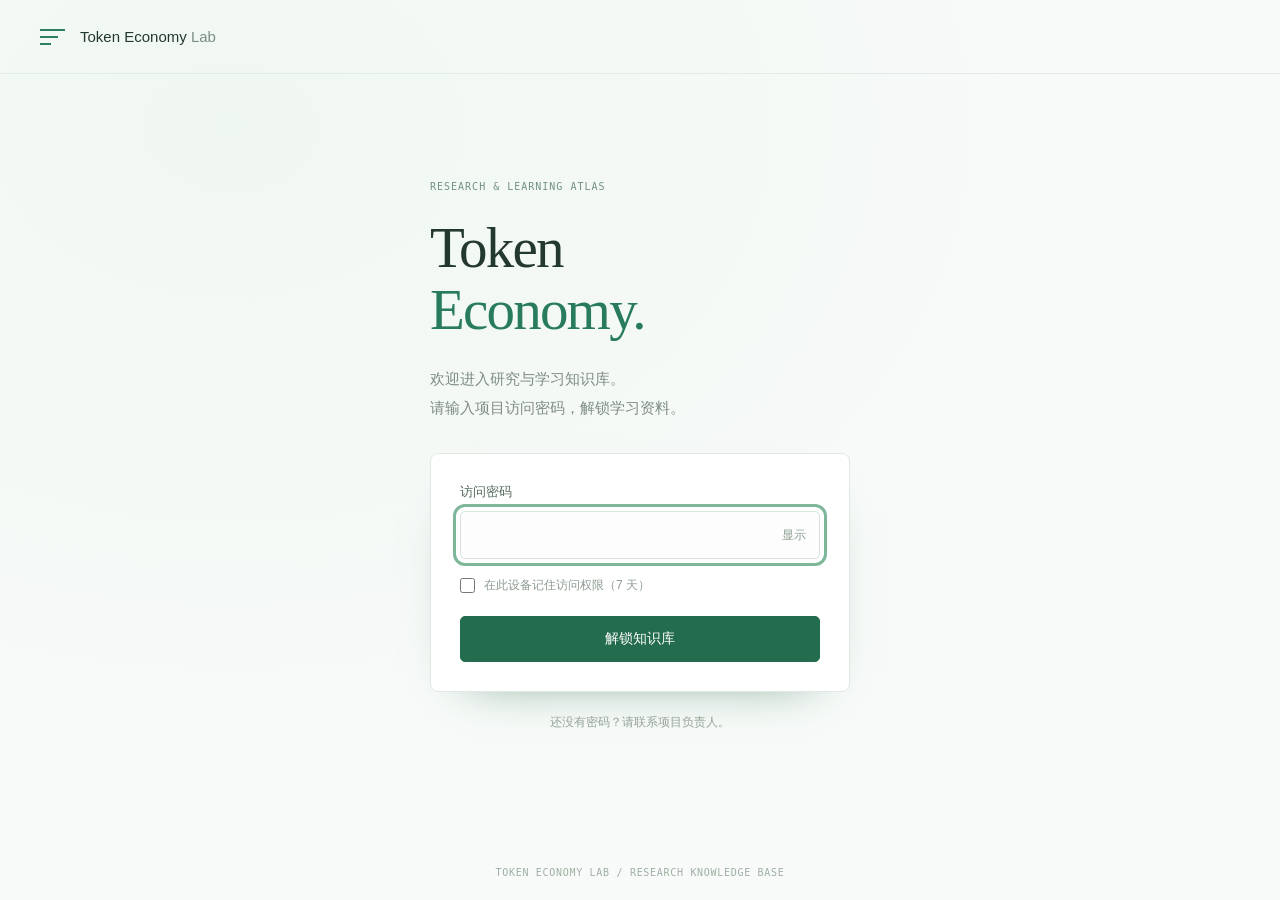
<file: topics/index.html>
<!doctype html>
<html lang="zh-CN">
<head>
  <meta charset="utf-8">
  <meta name="viewport" content="width=device-width,initial-scale=1">
  <meta name="robots" content="noindex,nofollow">
  <meta name="referrer" content="no-referrer">
  <title>Token Economy Lab · 访问验证</title>
  <style>
    :root{color-scheme:light;font-family:Inter,-apple-system,BlinkMacSystemFont,'PingFang SC','Microsoft YaHei',sans-serif;color:#23382f;background:#f7faf8}*{box-sizing:border-box}body{margin:0;min-height:100svh;display:flex;flex-direction:column;background:radial-gradient(ellipse at 18% 14%,#e8f4ed77,transparent 55%)}button,input{font:inherit}button{cursor:pointer}a,input,button{outline-offset:4px}input:focus-visible,button:focus-visible{outline:3px solid #7eb69a}.hidden{display:none!important}.gate-header{padding:28px 40px;border-bottom:1px solid #e2ebe5;font-size:15px;display:flex;gap:13px;align-items:center}.mark{width:27px;display:grid;gap:5px}.mark i{display:block;width:25px;height:2px;background:#2c7f60}.mark i:nth-child(2){width:18px}.mark i:nth-child(3){width:11px}.gate-header b{font-weight:400;color:#7b8d80}.gate{display:flex;flex:1;align-items:center;justify-content:center;padding:45px 24px}.gate-content{width:420px;max-width:100%}.eyebrow{font:10px/1.5 'SFMono-Regular',Consolas,monospace;letter-spacing:.1em;color:#719180}.gate-content h1{font:400 57px/1.1 'Iowan Old Style',Baskerville,Georgia,serif;letter-spacing:-1.8px;margin:23px 0 0}.gate-content h1 em{font-style:normal;color:#287c5c}.description{font-size:15px;line-height:1.9;color:#7e8d82;margin:23px 0 31px}.gate-form{background:#fff;border:1px solid #dfe8e2;border-radius:8px;padding:29px;box-shadow:0 20px 50px -40px #3b7456}.field-label{display:block;font-size:13px;margin-bottom:10px;color:#526a59}.password-row{position:relative;display:flex}.password-row input{width:100%;height:48px;border:1px solid #d9e3dc;border-radius:5px;background:#fcfdfc;padding:11px 67px 11px 13px;font-size:16px;color:#284133}.password-row button{position:absolute;right:7px;top:9px;background:none;border:0;color:#8b9c8f;font-size:12px;padding:5px 7px;min-height:30px}.remember{display:flex;align-items:center;gap:9px;margin:17px 0 21px;font-size:12px;line-height:1.6;color:#8d9c91}.remember input{accent-color:#317e5d;margin:0;width:15px;height:15px}.submit{width:100%;height:46px;border:1px solid #246c4e;background:#246c4e;color:#fff;border-radius:5px;font-size:14px}.submit:hover{background:#185b3e}.submit:disabled{opacity:.65;cursor:wait}.error{font-size:13px;color:#ae5244;line-height:1.65;margin:13px 0 0}.gate-note{font-size:12px;color:#95a397;margin-top:22px;text-align:center}.gate-footer{padding:22px;text-align:center;font:10px 'SFMono-Regular',monospace;letter-spacing:.07em;color:#a0afa3}.loading{flex:1;display:grid;place-items:center;font-size:13px;color:#93a799}.loading span{padding:15px 25px;border:1px solid #dce7df;border-radius:5px;background:#fff}@media(max-width:480px){.gate-header{padding:23px;font-size:14px}.gate{padding:40px 24px}.gate-content h1{font-size:52px}.gate-form{padding:25px}.description{font-size:14px}.gate-footer{font-size:9px}}@media(prefers-reduced-motion:reduce){*{animation:none!important;transition:none!important}}
  </style>
</head>
<body>
  <header class="gate-header"><span class="mark" aria-hidden="true"><i></i><i></i><i></i></span><span>Token Economy <b>Lab</b></span></header>
  <div id="loading" class="loading"><span>正在验证访问权限…</span></div>
  <main id="gate" class="gate hidden"><div class="gate-content">
    <span class="eyebrow">RESEARCH & LEARNING ATLAS</span>
    <h1>Token<br><em>Economy.</em></h1>
    <p class="description">欢迎进入研究与学习知识库。<br>请输入项目访问密码，解锁学习资料。</p>
    <form class="gate-form" id="unlock-form">
      <label class="field-label" for="password">访问密码</label>
      <div class="password-row"><input id="password" type="password" autocomplete="current-password" required aria-describedby="error"><button type="button" id="toggle" aria-pressed="false" aria-label="显示密码">显示</button></div>
      <label class="remember"><input id="remember" type="checkbox">在此设备记住访问权限（7 天）</label>
      <button class="submit" id="submit" type="submit">解锁知识库</button>
      <p id="error" class="error hidden" role="alert"></p>
    </form>
    <p class="gate-note">还没有密码？请联系项目负责人。</p>
  </div></main>
  <footer class="gate-footer">TOKEN ECONOMY LAB / RESEARCH KNOWLEDGE BASE</footer>
  <noscript><p style="padding:24px;text-align:center">解锁加密资料需要启用 JavaScript。</p></noscript>
  <script>
    const staticryptInitiator = ((function(){
  const exports = {};
  const cryptoEngine = ((function(){
  const exports = {};
  const { subtle } = crypto;

const IV_BITS = 16 * 8;
const HEX_BITS = 4;
const ENCRYPTION_ALGO = "AES-CBC";

/**
 * Translates between utf8 encoded hexadecimal strings
 * and Uint8Array bytes.
 */
const HexEncoder = {
    /**
     * hex string -> bytes
     * @param {string} hexString
     * @returns {Uint8Array}
     */
    parse: function (hexString) {
        if (hexString.length % 2 !== 0) throw "Invalid hexString";
        const arrayBuffer = new Uint8Array(hexString.length / 2);

        for (let i = 0; i < hexString.length; i += 2) {
            const byteValue = parseInt(hexString.substring(i, i + 2), 16);
            if (isNaN(byteValue)) {
                throw "Invalid hexString";
            }
            arrayBuffer[i / 2] = byteValue;
        }
        return arrayBuffer;
    },

    /**
     * bytes -> hex string
     * @param {Uint8Array} bytes
     * @returns {string}
     */
    stringify: function (bytes) {
        const hexBytes = [];

        for (let i = 0; i < bytes.length; ++i) {
            let byteString = bytes[i].toString(16);
            if (byteString.length < 2) {
                byteString = "0" + byteString;
            }
            hexBytes.push(byteString);
        }
        return hexBytes.join("");
    },
};

/**
 * Translates between utf8 strings and Uint8Array bytes.
 */
const UTF8Encoder = {
    parse: function (str) {
        return new TextEncoder().encode(str);
    },

    stringify: function (bytes) {
        return new TextDecoder().decode(bytes);
    },
};

/**
 * Salt and encrypt a msg with a password.
 */
async function encrypt(msg, hashedPassword) {
    // Must be 16 bytes, unpredictable, and preferably cryptographically random. However, it need not be secret.
    // https://developer.mozilla.org/en-US/docs/Web/API/SubtleCrypto/encrypt#parameters
    const iv = crypto.getRandomValues(new Uint8Array(IV_BITS / 8));

    const key = await subtle.importKey("raw", HexEncoder.parse(hashedPassword), ENCRYPTION_ALGO, false, ["encrypt"]);

    const encrypted = await subtle.encrypt(
        {
            name: ENCRYPTION_ALGO,
            iv: iv,
        },
        key,
        UTF8Encoder.parse(msg)
    );

    // iv will be 32 hex characters, we prepend it to the ciphertext for use in decryption
    return HexEncoder.stringify(iv) + HexEncoder.stringify(new Uint8Array(encrypted));
}
exports.encrypt = encrypt;

/**
 * Decrypt a salted msg using a password.
 *
 * @param {string} encryptedMsg
 * @param {string} hashedPassword
 * @returns {Promise<string>}
 */
async function decrypt(encryptedMsg, hashedPassword) {
    const ivLength = IV_BITS / HEX_BITS;
    const iv = HexEncoder.parse(encryptedMsg.substring(0, ivLength));
    const encrypted = encryptedMsg.substring(ivLength);

    const key = await subtle.importKey("raw", HexEncoder.parse(hashedPassword), ENCRYPTION_ALGO, false, ["decrypt"]);

    const outBuffer = await subtle.decrypt(
        {
            name: ENCRYPTION_ALGO,
            iv: iv,
        },
        key,
        HexEncoder.parse(encrypted)
    );

    return UTF8Encoder.stringify(new Uint8Array(outBuffer));
}
exports.decrypt = decrypt;

/**
 * Salt and hash the password so it can be stored in localStorage without opening a password reuse vulnerability.
 *
 * @param {string} password
 * @param {string} salt
 * @returns {Promise<string>}
 */
async function hashPassword(password, salt) {
    // we hash the password in multiple steps, each adding more iterations. This is because we used to allow less
    // iterations, so for backward compatibility reasons, we need to support going from that to more iterations.
    let hashedPassword = await hashLegacyRound(password, salt);

    hashedPassword = await hashSecondRound(hashedPassword, salt);

    return hashThirdRound(hashedPassword, salt);
}
exports.hashPassword = hashPassword;

/**
 * This hashes the password with 1k iterations. This is a low number, we need this function to support backwards
 * compatibility.
 *
 * @param {string} password
 * @param {string} salt
 * @returns {Promise<string>}
 */
function hashLegacyRound(password, salt) {
    return pbkdf2(password, salt, 1000, "SHA-1");
}
exports.hashLegacyRound = hashLegacyRound;

/**
 * Add a second round of iterations. This is because we used to use 1k, so for backwards compatibility with
 * remember-me/autodecrypt links, we need to support going from that to more iterations.
 *
 * @param hashedPassword
 * @param salt
 * @returns {Promise<string>}
 */
function hashSecondRound(hashedPassword, salt) {
    return pbkdf2(hashedPassword, salt, 14000, "SHA-256");
}
exports.hashSecondRound = hashSecondRound;

/**
 * Add a third round of iterations to bring total number to 600k. This is because we used to use 1k, then 15k, so for
 * backwards compatibility with remember-me/autodecrypt links, we need to support going from that to more iterations.
 *
 * @param hashedPassword
 * @param salt
 * @returns {Promise<string>}
 */
function hashThirdRound(hashedPassword, salt) {
    return pbkdf2(hashedPassword, salt, 585000, "SHA-256");
}
exports.hashThirdRound = hashThirdRound;

/**
 * Salt and hash the password so it can be stored in localStorage without opening a password reuse vulnerability.
 *
 * @param {string} password
 * @param {string} salt
 * @param {int} iterations
 * @param {string} hashAlgorithm
 * @returns {Promise<string>}
 */
async function pbkdf2(password, salt, iterations, hashAlgorithm) {
    const key = await subtle.importKey("raw", UTF8Encoder.parse(password), "PBKDF2", false, ["deriveBits"]);

    const keyBytes = await subtle.deriveBits(
        {
            name: "PBKDF2",
            hash: hashAlgorithm,
            iterations,
            salt: UTF8Encoder.parse(salt),
        },
        key,
        256
    );

    return HexEncoder.stringify(new Uint8Array(keyBytes));
}

function generateRandomSalt() {
    const bytes = crypto.getRandomValues(new Uint8Array(128 / 8));

    return HexEncoder.stringify(new Uint8Array(bytes));
}
exports.generateRandomSalt = generateRandomSalt;

async function signMessage(hashedPassword, message) {
    const key = await subtle.importKey(
        "raw",
        HexEncoder.parse(hashedPassword),
        {
            name: "HMAC",
            hash: "SHA-256",
        },
        false,
        ["sign"]
    );
    const signature = await subtle.sign("HMAC", key, UTF8Encoder.parse(message));

    return HexEncoder.stringify(new Uint8Array(signature));
}
exports.signMessage = signMessage;

function getRandomAlphanum() {
    const possibleCharacters = "abcdefghijklmnopqrstuvwxyzABCDEFGHIJKLMNOPQRSTUVWXYZ0123456789";

    let byteArray;
    let parsedInt;

    // Keep generating new random bytes until we get a value that falls
    // within a range that can be evenly divided by possibleCharacters.length
    do {
        byteArray = crypto.getRandomValues(new Uint8Array(1));
        // extract the lowest byte to get an int from 0 to 255 (probably unnecessary, since we're only generating 1 byte)
        parsedInt = byteArray[0] & 0xff;
    } while (parsedInt >= 256 - (256 % possibleCharacters.length));

    // Take the modulo of the parsed integer to get a random number between 0 and totalLength - 1
    const randomIndex = parsedInt % possibleCharacters.length;

    return possibleCharacters[randomIndex];
}

/**
 * Generate a random string of a given length.
 *
 * @param {int} length
 * @returns {string}
 */
function generateRandomString(length) {
    let randomString = "";

    for (let i = 0; i < length; i++) {
        randomString += getRandomAlphanum();
    }

    return randomString;
}
exports.generateRandomString = generateRandomString;

  return exports;
})());
const codec = ((function(){
  const exports = {};
  /**
 * Initialize the codec with the provided cryptoEngine - this return functions to encode and decode messages.
 *
 * @param cryptoEngine - the engine to use for encryption / decryption
 */
function init(cryptoEngine) {
    const exports = {};

    /**
     * Top-level function for encoding a message.
     * Includes password hashing, encryption, and signing.
     *
     * @param {string} msg
     * @param {string} password
     * @param {string} salt
     *
     * @returns {string} The encoded text
     */
    async function encode(msg, password, salt) {
        const hashedPassword = await cryptoEngine.hashPassword(password, salt);

        const encrypted = await cryptoEngine.encrypt(msg, hashedPassword);

        // we use the hashed password in the HMAC because this is effectively what will be used a password (so we can store
        // it in localStorage safely, we don't use the clear text password)
        const hmac = await cryptoEngine.signMessage(hashedPassword, encrypted);

        return hmac + encrypted;
    }
    exports.encode = encode;

    /**
     * Encode using a password that has already been hashed. This is useful to encode multiple messages in a row, that way
     * we don't need to hash the password multiple times.
     *
     * @param {string} msg
     * @param {string} hashedPassword
     *
     * @returns {string} The encoded text
     */
    async function encodeWithHashedPassword(msg, hashedPassword) {
        const encrypted = await cryptoEngine.encrypt(msg, hashedPassword);

        // we use the hashed password in the HMAC because this is effectively what will be used a password (so we can store
        // it in localStorage safely, we don't use the clear text password)
        const hmac = await cryptoEngine.signMessage(hashedPassword, encrypted);

        return hmac + encrypted;
    }
    exports.encodeWithHashedPassword = encodeWithHashedPassword;

    /**
     * Top-level function for decoding a message.
     * Includes signature check and decryption.
     *
     * @param {string} signedMsg
     * @param {string} hashedPassword
     * @param {string} salt
     * @param {int} backwardCompatibleAttempt
     * @param {string} originalPassword
     *
     * @returns {Object} {success: true, decoded: string} | {success: false, message: string}
     */
    async function decode(signedMsg, hashedPassword, salt, backwardCompatibleAttempt = 0, originalPassword = "") {
        const encryptedHMAC = signedMsg.substring(0, 64);
        const encryptedMsg = signedMsg.substring(64);
        const decryptedHMAC = await cryptoEngine.signMessage(hashedPassword, encryptedMsg);

        if (decryptedHMAC !== encryptedHMAC) {
            // we have been raising the number of iterations in the hashing algorithm multiple times, so to support the old
            // remember-me/autodecrypt links we need to try bringing the old hashes up to speed.
            originalPassword = originalPassword || hashedPassword;
            if (backwardCompatibleAttempt === 0) {
                const updatedHashedPassword = await cryptoEngine.hashThirdRound(originalPassword, salt);

                return decode(signedMsg, updatedHashedPassword, salt, backwardCompatibleAttempt + 1, originalPassword);
            }
            if (backwardCompatibleAttempt === 1) {
                let updatedHashedPassword = await cryptoEngine.hashSecondRound(originalPassword, salt);
                updatedHashedPassword = await cryptoEngine.hashThirdRound(updatedHashedPassword, salt);

                return decode(signedMsg, updatedHashedPassword, salt, backwardCompatibleAttempt + 1, originalPassword);
            }

            return { success: false, message: "Signature mismatch" };
        }

        return {
            success: true,
            decoded: await cryptoEngine.decrypt(encryptedMsg, hashedPassword),
        };
    }
    exports.decode = decode;

    return exports;
}
exports.init = init;

  return exports;
})());
const decode = codec.init(cryptoEngine).decode;

/**
 * Initialize the staticrypt module, that exposes functions callbable by the password_template.
 *
 * @param {{
 *  staticryptEncryptedMsgUniqueVariableName: string,
 *  isRememberEnabled: boolean,
 *  rememberDurationInDays: number,
 *  staticryptSaltUniqueVariableName: string,
 * }} staticryptConfig - object of data that is stored on the password_template at encryption time.
 *
 * @param {{
 *  rememberExpirationKey: string,
 *  rememberPassphraseKey: string,
 *  replaceHtmlCallback: function,
 *  clearLocalStorageCallback: function,
 * }} templateConfig - object of data that can be configured by a custom password_template.
 */
function init(staticryptConfig, templateConfig) {
    const exports = {};

    /**
     * Decrypt our encrypted page, replace the whole HTML.
     *
     * @param {string} hashedPassword
     * @returns {Promise<boolean>}
     */
    async function decryptAndReplaceHtml(hashedPassword) {
        const { staticryptEncryptedMsgUniqueVariableName, staticryptSaltUniqueVariableName } = staticryptConfig;
        const { replaceHtmlCallback } = templateConfig;

        const result = await decode(
            staticryptEncryptedMsgUniqueVariableName,
            hashedPassword,
            staticryptSaltUniqueVariableName
        );
        if (!result.success) {
            return false;
        }
        const plainHTML = result.decoded;

        // if the user configured a callback call it, otherwise just replace the whole HTML
        if (typeof replaceHtmlCallback === "function") {
            replaceHtmlCallback(plainHTML);
        } else {
            document.write(plainHTML);
            document.close();
        }

        return true;
    }

    /**
     * Attempt to decrypt the page and replace the whole HTML.
     *
     * @param {string} password
     * @param {boolean} isRememberChecked
     *
     * @returns {Promise<{isSuccessful: boolean, hashedPassword?: string}>} - we return an object, so that if we want to
     *   expose more information in the future we can do it without breaking the password_template
     */
    async function handleDecryptionOfPage(password, isRememberChecked) {
        const { staticryptSaltUniqueVariableName } = staticryptConfig;

        // decrypt and replace the whole page
        const hashedPassword = await cryptoEngine.hashPassword(password, staticryptSaltUniqueVariableName);
        return handleDecryptionOfPageFromHash(hashedPassword, isRememberChecked);
    }
    exports.handleDecryptionOfPage = handleDecryptionOfPage;

    async function handleDecryptionOfPageFromHash(hashedPassword, isRememberChecked) {
        const { isRememberEnabled, rememberDurationInDays } = staticryptConfig;
        const { rememberExpirationKey, rememberPassphraseKey } = templateConfig;

        const isDecryptionSuccessful = await decryptAndReplaceHtml(hashedPassword);

        if (!isDecryptionSuccessful) {
            return {
                isSuccessful: false,
                hashedPassword,
            };
        }

        // remember the hashedPassword and set its expiration if necessary
        if (isRememberEnabled && isRememberChecked) {
            window.localStorage.setItem(rememberPassphraseKey, hashedPassword);

            // set the expiration if the duration isn't 0 (meaning no expiration)
            if (rememberDurationInDays > 0) {
                window.localStorage.setItem(
                    rememberExpirationKey,
                    (new Date().getTime() + rememberDurationInDays * 24 * 60 * 60 * 1000).toString()
                );
            }
        }

        return {
            isSuccessful: true,
            hashedPassword,
        };
    }
    exports.handleDecryptionOfPageFromHash = handleDecryptionOfPageFromHash;

    /**
     * Clear localstorage from staticrypt related values
     */
    function clearLocalStorage() {
        const { clearLocalStorageCallback, rememberExpirationKey, rememberPassphraseKey } = templateConfig;

        if (typeof clearLocalStorageCallback === "function") {
            clearLocalStorageCallback();
        } else {
            localStorage.removeItem(rememberPassphraseKey);
            localStorage.removeItem(rememberExpirationKey);
        }
    }

    async function handleDecryptOnLoad() {
        let isSuccessful = await decryptOnLoadFromUrl();

        if (!isSuccessful) {
            isSuccessful = await decryptOnLoadFromRememberMe();
        }

        return { isSuccessful };
    }
    exports.handleDecryptOnLoad = handleDecryptOnLoad;

    /**
     * Clear storage if we are logging out
     *
     * @returns {boolean} - whether we logged out
     */
    function logoutIfNeeded() {
        const logoutKey = "staticrypt_logout";

        // handle logout through query param
        const queryParams = new URLSearchParams(window.location.search);
        if (queryParams.has(logoutKey)) {
            clearLocalStorage();
            return true;
        }

        // handle logout through URL fragment
        const hash = window.location.hash.substring(1);
        if (hash.includes(logoutKey)) {
            clearLocalStorage();
            return true;
        }

        return false;
    }

    /**
     * To be called on load: check if we want to try to decrypt and replace the HTML with the decrypted content, and
     * try to do it if needed.
     *
     * @returns {Promise<boolean>} true if we derypted and replaced the whole page, false otherwise
     */
    async function decryptOnLoadFromRememberMe() {
        const { rememberDurationInDays } = staticryptConfig;
        const { rememberExpirationKey, rememberPassphraseKey } = templateConfig;

        // if we are login out, terminate
        if (logoutIfNeeded()) {
            return false;
        }

        // if there is expiration configured, check if we're not beyond the expiration
        if (rememberDurationInDays && rememberDurationInDays > 0) {
            const expiration = localStorage.getItem(rememberExpirationKey),
                isExpired = expiration && new Date().getTime() > parseInt(expiration);

            if (isExpired) {
                clearLocalStorage();
                return false;
            }
        }

        const hashedPassword = localStorage.getItem(rememberPassphraseKey);

        if (hashedPassword) {
            // try to decrypt
            const isDecryptionSuccessful = await decryptAndReplaceHtml(hashedPassword);

            // if the decryption is unsuccessful the password might be wrong - silently clear the saved data and let
            // the user fill the password form again
            if (!isDecryptionSuccessful) {
                clearLocalStorage();
                return false;
            }

            return true;
        }

        return false;
    }

    async function decryptOnLoadFromUrl() {
        const passwordKey = "staticrypt_pwd";
        const rememberMeKey = "remember_me";

        // try to get the password from the query param (for backward compatibility - we now want to avoid this method,
        // since it sends the hashed password to the server which isn't needed)
        const queryParams = new URLSearchParams(window.location.search);
        const hashedPasswordQuery = queryParams.get(passwordKey);
        const rememberMeQuery = queryParams.get(rememberMeKey);

        const urlFragment = window.location.hash.substring(1);
        // get the password from the url fragment
        const hashedPasswordRegexMatch = urlFragment.match(new RegExp(passwordKey + "=([^&]*)"));
        const hashedPasswordFragment = hashedPasswordRegexMatch ? hashedPasswordRegexMatch[1] : null;
        const rememberMeFragment = urlFragment.includes(rememberMeKey);

        const hashedPassword = hashedPasswordFragment || hashedPasswordQuery;
        const rememberMe = rememberMeFragment || rememberMeQuery;

        if (hashedPassword) {
            return handleDecryptionOfPageFromHash(hashedPassword, rememberMe);
        }

        return false;
    }

    return exports;
}
exports.init = init;

  return exports;
})());
    const staticryptConfig = {"staticryptEncryptedMsgUniqueVariableName":"[base64]","isRememberEnabled":true,"rememberDurationInDays":7,"staticryptSaltUniqueVariableName":"2ae15f9b9b8bfd22169ea02ef9ca25de"};
    let unlockedHTML = null;
    const engine = staticryptInitiator.init(staticryptConfig, {
      rememberExpirationKey: 'tel-expiration',
      rememberPassphraseKey: 'tel-passphrase',
      replaceHtmlCallback: html => { unlockedHTML = html; },
      clearLocalStorageCallback: () => sessionStorage.removeItem('tel-session'),
    });
    function replacePage() { document.open(); document.write(unlockedHTML); document.close(); }
    function showGate() { document.getElementById('loading').classList.add('hidden');document.getElementById('gate').classList.remove('hidden');document.getElementById('password').focus(); }
    window.addEventListener('load', async () => {
      try {
        const result = await engine.handleDecryptOnLoad();
        if(result.isSuccessful) { if(result.hashedPassword)sessionStorage.setItem('tel-session',result.hashedPassword);replacePage();return; }
        const session = sessionStorage.getItem('tel-session');
        if(session) {const decoded=await engine.handleDecryptionOfPageFromHash(session,false);if(decoded.isSuccessful){replacePage();return;}sessionStorage.removeItem('tel-session');}
      } catch { document.getElementById('error').textContent='无法完成解锁，请使用支持 HTTPS 与 WebCrypto 的浏览器。';document.getElementById('error').classList.remove('hidden'); }
      showGate();
    });
    document.getElementById('toggle').addEventListener('click', () => {const input=document.getElementById('password');const visible=input.type==='password';input.type=visible?'text':'password';const button=document.getElementById('toggle');button.textContent=visible?'隐藏':'显示';button.setAttribute('aria-pressed',String(visible));button.setAttribute('aria-label',visible?'隐藏密码':'显示密码');});
    document.getElementById('unlock-form').addEventListener('submit', async e => {
      e.preventDefault();const submit=document.getElementById('submit');submit.disabled=true;submit.textContent='正在解锁…';const error=document.getElementById('error');error.classList.add('hidden');
      try {const result=await engine.handleDecryptionOfPage(document.getElementById('password').value,document.getElementById('remember').checked);if(result.isSuccessful){sessionStorage.setItem('tel-session',result.hashedPassword);replacePage();return;}error.textContent='密码不正确，请重新输入。';}catch{error.textContent='解锁失败，请刷新页面后重试。';}
      error.classList.remove('hidden');submit.disabled=false;submit.textContent='解锁知识库';
    });
  </script>
</body>
</html>
</file>
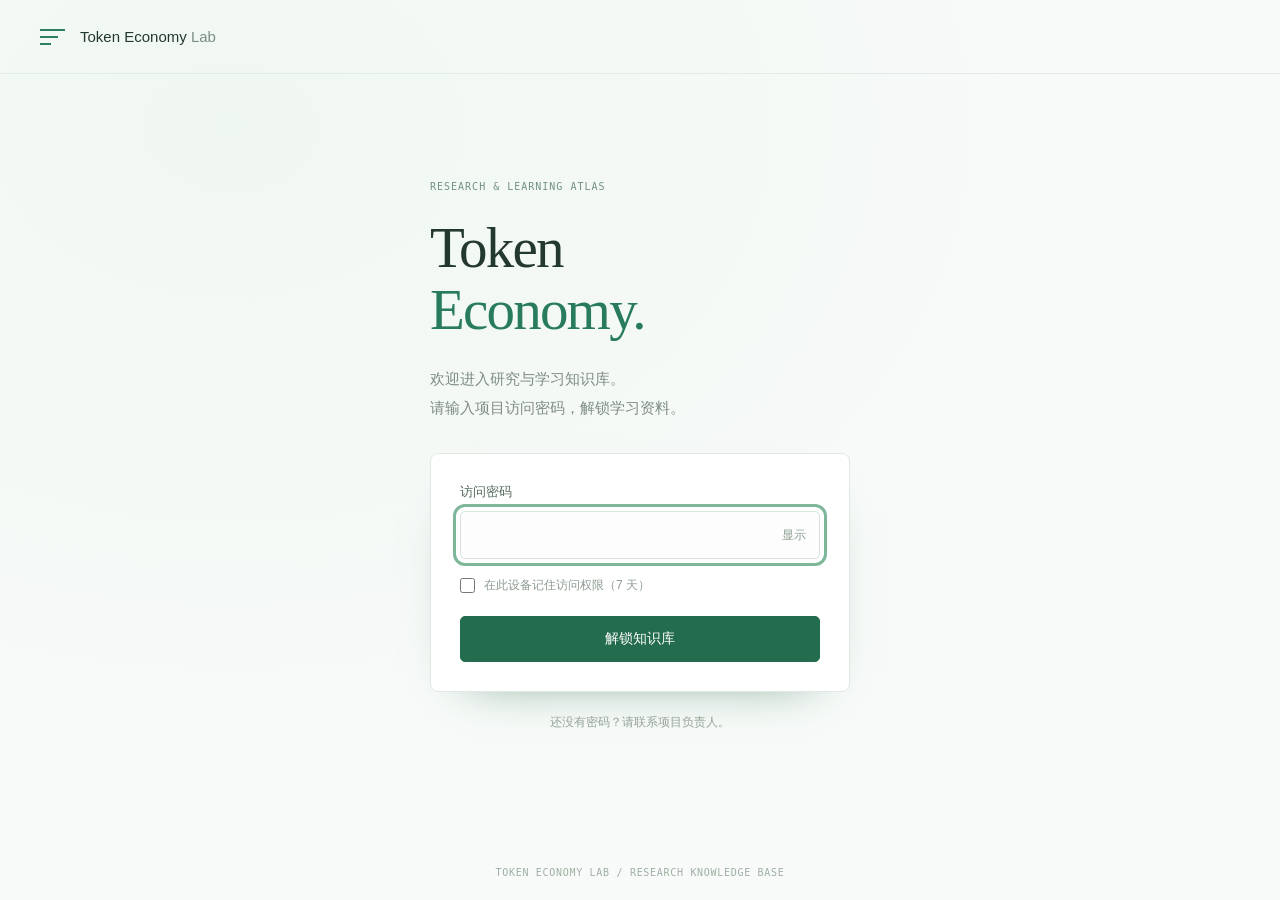
<file: notes/first-principles/index.html>
<!doctype html>
<html lang="zh-CN">
<head>
  <meta charset="utf-8">
  <meta name="viewport" content="width=device-width,initial-scale=1">
  <meta name="robots" content="noindex,nofollow">
  <meta name="referrer" content="no-referrer">
  <title>Token Economy Lab · 访问验证</title>
  <style>
    :root{color-scheme:light;font-family:Inter,-apple-system,BlinkMacSystemFont,'PingFang SC','Microsoft YaHei',sans-serif;color:#23382f;background:#f7faf8}*{box-sizing:border-box}body{margin:0;min-height:100svh;display:flex;flex-direction:column;background:radial-gradient(ellipse at 18% 14%,#e8f4ed77,transparent 55%)}button,input{font:inherit}button{cursor:pointer}a,input,button{outline-offset:4px}input:focus-visible,button:focus-visible{outline:3px solid #7eb69a}.hidden{display:none!important}.gate-header{padding:28px 40px;border-bottom:1px solid #e2ebe5;font-size:15px;display:flex;gap:13px;align-items:center}.mark{width:27px;display:grid;gap:5px}.mark i{display:block;width:25px;height:2px;background:#2c7f60}.mark i:nth-child(2){width:18px}.mark i:nth-child(3){width:11px}.gate-header b{font-weight:400;color:#7b8d80}.gate{display:flex;flex:1;align-items:center;justify-content:center;padding:45px 24px}.gate-content{width:420px;max-width:100%}.eyebrow{font:10px/1.5 'SFMono-Regular',Consolas,monospace;letter-spacing:.1em;color:#719180}.gate-content h1{font:400 57px/1.1 'Iowan Old Style',Baskerville,Georgia,serif;letter-spacing:-1.8px;margin:23px 0 0}.gate-content h1 em{font-style:normal;color:#287c5c}.description{font-size:15px;line-height:1.9;color:#7e8d82;margin:23px 0 31px}.gate-form{background:#fff;border:1px solid #dfe8e2;border-radius:8px;padding:29px;box-shadow:0 20px 50px -40px #3b7456}.field-label{display:block;font-size:13px;margin-bottom:10px;color:#526a59}.password-row{position:relative;display:flex}.password-row input{width:100%;height:48px;border:1px solid #d9e3dc;border-radius:5px;background:#fcfdfc;padding:11px 67px 11px 13px;font-size:16px;color:#284133}.password-row button{position:absolute;right:7px;top:9px;background:none;border:0;color:#8b9c8f;font-size:12px;padding:5px 7px;min-height:30px}.remember{display:flex;align-items:center;gap:9px;margin:17px 0 21px;font-size:12px;line-height:1.6;color:#8d9c91}.remember input{accent-color:#317e5d;margin:0;width:15px;height:15px}.submit{width:100%;height:46px;border:1px solid #246c4e;background:#246c4e;color:#fff;border-radius:5px;font-size:14px}.submit:hover{background:#185b3e}.submit:disabled{opacity:.65;cursor:wait}.error{font-size:13px;color:#ae5244;line-height:1.65;margin:13px 0 0}.gate-note{font-size:12px;color:#95a397;margin-top:22px;text-align:center}.gate-footer{padding:22px;text-align:center;font:10px 'SFMono-Regular',monospace;letter-spacing:.07em;color:#a0afa3}.loading{flex:1;display:grid;place-items:center;font-size:13px;color:#93a799}.loading span{padding:15px 25px;border:1px solid #dce7df;border-radius:5px;background:#fff}@media(max-width:480px){.gate-header{padding:23px;font-size:14px}.gate{padding:40px 24px}.gate-content h1{font-size:52px}.gate-form{padding:25px}.description{font-size:14px}.gate-footer{font-size:9px}}@media(prefers-reduced-motion:reduce){*{animation:none!important;transition:none!important}}
  </style>
</head>
<body>
  <header class="gate-header"><span class="mark" aria-hidden="true"><i></i><i></i><i></i></span><span>Token Economy <b>Lab</b></span></header>
  <div id="loading" class="loading"><span>正在验证访问权限…</span></div>
  <main id="gate" class="gate hidden"><div class="gate-content">
    <span class="eyebrow">RESEARCH & LEARNING ATLAS</span>
    <h1>Token<br><em>Economy.</em></h1>
    <p class="description">欢迎进入研究与学习知识库。<br>请输入项目访问密码，解锁学习资料。</p>
    <form class="gate-form" id="unlock-form">
      <label class="field-label" for="password">访问密码</label>
      <div class="password-row"><input id="password" type="password" autocomplete="current-password" required aria-describedby="error"><button type="button" id="toggle" aria-pressed="false" aria-label="显示密码">显示</button></div>
      <label class="remember"><input id="remember" type="checkbox">在此设备记住访问权限（7 天）</label>
      <button class="submit" id="submit" type="submit">解锁知识库</button>
      <p id="error" class="error hidden" role="alert"></p>
    </form>
    <p class="gate-note">还没有密码？请联系项目负责人。</p>
  </div></main>
  <footer class="gate-footer">TOKEN ECONOMY LAB / RESEARCH KNOWLEDGE BASE</footer>
  <noscript><p style="padding:24px;text-align:center">解锁加密资料需要启用 JavaScript。</p></noscript>
  <script>
    const staticryptInitiator = ((function(){
  const exports = {};
  const cryptoEngine = ((function(){
  const exports = {};
  const { subtle } = crypto;

const IV_BITS = 16 * 8;
const HEX_BITS = 4;
const ENCRYPTION_ALGO = "AES-CBC";

/**
 * Translates between utf8 encoded hexadecimal strings
 * and Uint8Array bytes.
 */
const HexEncoder = {
    /**
     * hex string -> bytes
     * @param {string} hexString
     * @returns {Uint8Array}
     */
    parse: function (hexString) {
        if (hexString.length % 2 !== 0) throw "Invalid hexString";
        const arrayBuffer = new Uint8Array(hexString.length / 2);

        for (let i = 0; i < hexString.length; i += 2) {
            const byteValue = parseInt(hexString.substring(i, i + 2), 16);
            if (isNaN(byteValue)) {
                throw "Invalid hexString";
            }
            arrayBuffer[i / 2] = byteValue;
        }
        return arrayBuffer;
    },

    /**
     * bytes -> hex string
     * @param {Uint8Array} bytes
     * @returns {string}
     */
    stringify: function (bytes) {
        const hexBytes = [];

        for (let i = 0; i < bytes.length; ++i) {
            let byteString = bytes[i].toString(16);
            if (byteString.length < 2) {
                byteString = "0" + byteString;
            }
            hexBytes.push(byteString);
        }
        return hexBytes.join("");
    },
};

/**
 * Translates between utf8 strings and Uint8Array bytes.
 */
const UTF8Encoder = {
    parse: function (str) {
        return new TextEncoder().encode(str);
    },

    stringify: function (bytes) {
        return new TextDecoder().decode(bytes);
    },
};

/**
 * Salt and encrypt a msg with a password.
 */
async function encrypt(msg, hashedPassword) {
    // Must be 16 bytes, unpredictable, and preferably cryptographically random. However, it need not be secret.
    // https://developer.mozilla.org/en-US/docs/Web/API/SubtleCrypto/encrypt#parameters
    const iv = crypto.getRandomValues(new Uint8Array(IV_BITS / 8));

    const key = await subtle.importKey("raw", HexEncoder.parse(hashedPassword), ENCRYPTION_ALGO, false, ["encrypt"]);

    const encrypted = await subtle.encrypt(
        {
            name: ENCRYPTION_ALGO,
            iv: iv,
        },
        key,
        UTF8Encoder.parse(msg)
    );

    // iv will be 32 hex characters, we prepend it to the ciphertext for use in decryption
    return HexEncoder.stringify(iv) + HexEncoder.stringify(new Uint8Array(encrypted));
}
exports.encrypt = encrypt;

/**
 * Decrypt a salted msg using a password.
 *
 * @param {string} encryptedMsg
 * @param {string} hashedPassword
 * @returns {Promise<string>}
 */
async function decrypt(encryptedMsg, hashedPassword) {
    const ivLength = IV_BITS / HEX_BITS;
    const iv = HexEncoder.parse(encryptedMsg.substring(0, ivLength));
    const encrypted = encryptedMsg.substring(ivLength);

    const key = await subtle.importKey("raw", HexEncoder.parse(hashedPassword), ENCRYPTION_ALGO, false, ["decrypt"]);

    const outBuffer = await subtle.decrypt(
        {
            name: ENCRYPTION_ALGO,
            iv: iv,
        },
        key,
        HexEncoder.parse(encrypted)
    );

    return UTF8Encoder.stringify(new Uint8Array(outBuffer));
}
exports.decrypt = decrypt;

/**
 * Salt and hash the password so it can be stored in localStorage without opening a password reuse vulnerability.
 *
 * @param {string} password
 * @param {string} salt
 * @returns {Promise<string>}
 */
async function hashPassword(password, salt) {
    // we hash the password in multiple steps, each adding more iterations. This is because we used to allow less
    // iterations, so for backward compatibility reasons, we need to support going from that to more iterations.
    let hashedPassword = await hashLegacyRound(password, salt);

    hashedPassword = await hashSecondRound(hashedPassword, salt);

    return hashThirdRound(hashedPassword, salt);
}
exports.hashPassword = hashPassword;

/**
 * This hashes the password with 1k iterations. This is a low number, we need this function to support backwards
 * compatibility.
 *
 * @param {string} password
 * @param {string} salt
 * @returns {Promise<string>}
 */
function hashLegacyRound(password, salt) {
    return pbkdf2(password, salt, 1000, "SHA-1");
}
exports.hashLegacyRound = hashLegacyRound;

/**
 * Add a second round of iterations. This is because we used to use 1k, so for backwards compatibility with
 * remember-me/autodecrypt links, we need to support going from that to more iterations.
 *
 * @param hashedPassword
 * @param salt
 * @returns {Promise<string>}
 */
function hashSecondRound(hashedPassword, salt) {
    return pbkdf2(hashedPassword, salt, 14000, "SHA-256");
}
exports.hashSecondRound = hashSecondRound;

/**
 * Add a third round of iterations to bring total number to 600k. This is because we used to use 1k, then 15k, so for
 * backwards compatibility with remember-me/autodecrypt links, we need to support going from that to more iterations.
 *
 * @param hashedPassword
 * @param salt
 * @returns {Promise<string>}
 */
function hashThirdRound(hashedPassword, salt) {
    return pbkdf2(hashedPassword, salt, 585000, "SHA-256");
}
exports.hashThirdRound = hashThirdRound;

/**
 * Salt and hash the password so it can be stored in localStorage without opening a password reuse vulnerability.
 *
 * @param {string} password
 * @param {string} salt
 * @param {int} iterations
 * @param {string} hashAlgorithm
 * @returns {Promise<string>}
 */
async function pbkdf2(password, salt, iterations, hashAlgorithm) {
    const key = await subtle.importKey("raw", UTF8Encoder.parse(password), "PBKDF2", false, ["deriveBits"]);

    const keyBytes = await subtle.deriveBits(
        {
            name: "PBKDF2",
            hash: hashAlgorithm,
            iterations,
            salt: UTF8Encoder.parse(salt),
        },
        key,
        256
    );

    return HexEncoder.stringify(new Uint8Array(keyBytes));
}

function generateRandomSalt() {
    const bytes = crypto.getRandomValues(new Uint8Array(128 / 8));

    return HexEncoder.stringify(new Uint8Array(bytes));
}
exports.generateRandomSalt = generateRandomSalt;

async function signMessage(hashedPassword, message) {
    const key = await subtle.importKey(
        "raw",
        HexEncoder.parse(hashedPassword),
        {
            name: "HMAC",
            hash: "SHA-256",
        },
        false,
        ["sign"]
    );
    const signature = await subtle.sign("HMAC", key, UTF8Encoder.parse(message));

    return HexEncoder.stringify(new Uint8Array(signature));
}
exports.signMessage = signMessage;

function getRandomAlphanum() {
    const possibleCharacters = "abcdefghijklmnopqrstuvwxyzABCDEFGHIJKLMNOPQRSTUVWXYZ0123456789";

    let byteArray;
    let parsedInt;

    // Keep generating new random bytes until we get a value that falls
    // within a range that can be evenly divided by possibleCharacters.length
    do {
        byteArray = crypto.getRandomValues(new Uint8Array(1));
        // extract the lowest byte to get an int from 0 to 255 (probably unnecessary, since we're only generating 1 byte)
        parsedInt = byteArray[0] & 0xff;
    } while (parsedInt >= 256 - (256 % possibleCharacters.length));

    // Take the modulo of the parsed integer to get a random number between 0 and totalLength - 1
    const randomIndex = parsedInt % possibleCharacters.length;

    return possibleCharacters[randomIndex];
}

/**
 * Generate a random string of a given length.
 *
 * @param {int} length
 * @returns {string}
 */
function generateRandomString(length) {
    let randomString = "";

    for (let i = 0; i < length; i++) {
        randomString += getRandomAlphanum();
    }

    return randomString;
}
exports.generateRandomString = generateRandomString;

  return exports;
})());
const codec = ((function(){
  const exports = {};
  /**
 * Initialize the codec with the provided cryptoEngine - this return functions to encode and decode messages.
 *
 * @param cryptoEngine - the engine to use for encryption / decryption
 */
function init(cryptoEngine) {
    const exports = {};

    /**
     * Top-level function for encoding a message.
     * Includes password hashing, encryption, and signing.
     *
     * @param {string} msg
     * @param {string} password
     * @param {string} salt
     *
     * @returns {string} The encoded text
     */
    async function encode(msg, password, salt) {
        const hashedPassword = await cryptoEngine.hashPassword(password, salt);

        const encrypted = await cryptoEngine.encrypt(msg, hashedPassword);

        // we use the hashed password in the HMAC because this is effectively what will be used a password (so we can store
        // it in localStorage safely, we don't use the clear text password)
        const hmac = await cryptoEngine.signMessage(hashedPassword, encrypted);

        return hmac + encrypted;
    }
    exports.encode = encode;

    /**
     * Encode using a password that has already been hashed. This is useful to encode multiple messages in a row, that way
     * we don't need to hash the password multiple times.
     *
     * @param {string} msg
     * @param {string} hashedPassword
     *
     * @returns {string} The encoded text
     */
    async function encodeWithHashedPassword(msg, hashedPassword) {
        const encrypted = await cryptoEngine.encrypt(msg, hashedPassword);

        // we use the hashed password in the HMAC because this is effectively what will be used a password (so we can store
        // it in localStorage safely, we don't use the clear text password)
        const hmac = await cryptoEngine.signMessage(hashedPassword, encrypted);

        return hmac + encrypted;
    }
    exports.encodeWithHashedPassword = encodeWithHashedPassword;

    /**
     * Top-level function for decoding a message.
     * Includes signature check and decryption.
     *
     * @param {string} signedMsg
     * @param {string} hashedPassword
     * @param {string} salt
     * @param {int} backwardCompatibleAttempt
     * @param {string} originalPassword
     *
     * @returns {Object} {success: true, decoded: string} | {success: false, message: string}
     */
    async function decode(signedMsg, hashedPassword, salt, backwardCompatibleAttempt = 0, originalPassword = "") {
        const encryptedHMAC = signedMsg.substring(0, 64);
        const encryptedMsg = signedMsg.substring(64);
        const decryptedHMAC = await cryptoEngine.signMessage(hashedPassword, encryptedMsg);

        if (decryptedHMAC !== encryptedHMAC) {
            // we have been raising the number of iterations in the hashing algorithm multiple times, so to support the old
            // remember-me/autodecrypt links we need to try bringing the old hashes up to speed.
            originalPassword = originalPassword || hashedPassword;
            if (backwardCompatibleAttempt === 0) {
                const updatedHashedPassword = await cryptoEngine.hashThirdRound(originalPassword, salt);

                return decode(signedMsg, updatedHashedPassword, salt, backwardCompatibleAttempt + 1, originalPassword);
            }
            if (backwardCompatibleAttempt === 1) {
                let updatedHashedPassword = await cryptoEngine.hashSecondRound(originalPassword, salt);
                updatedHashedPassword = await cryptoEngine.hashThirdRound(updatedHashedPassword, salt);

                return decode(signedMsg, updatedHashedPassword, salt, backwardCompatibleAttempt + 1, originalPassword);
            }

            return { success: false, message: "Signature mismatch" };
        }

        return {
            success: true,
            decoded: await cryptoEngine.decrypt(encryptedMsg, hashedPassword),
        };
    }
    exports.decode = decode;

    return exports;
}
exports.init = init;

  return exports;
})());
const decode = codec.init(cryptoEngine).decode;

/**
 * Initialize the staticrypt module, that exposes functions callbable by the password_template.
 *
 * @param {{
 *  staticryptEncryptedMsgUniqueVariableName: string,
 *  isRememberEnabled: boolean,
 *  rememberDurationInDays: number,
 *  staticryptSaltUniqueVariableName: string,
 * }} staticryptConfig - object of data that is stored on the password_template at encryption time.
 *
 * @param {{
 *  rememberExpirationKey: string,
 *  rememberPassphraseKey: string,
 *  replaceHtmlCallback: function,
 *  clearLocalStorageCallback: function,
 * }} templateConfig - object of data that can be configured by a custom password_template.
 */
function init(staticryptConfig, templateConfig) {
    const exports = {};

    /**
     * Decrypt our encrypted page, replace the whole HTML.
     *
     * @param {string} hashedPassword
     * @returns {Promise<boolean>}
     */
    async function decryptAndReplaceHtml(hashedPassword) {
        const { staticryptEncryptedMsgUniqueVariableName, staticryptSaltUniqueVariableName } = staticryptConfig;
        const { replaceHtmlCallback } = templateConfig;

        const result = await decode(
            staticryptEncryptedMsgUniqueVariableName,
            hashedPassword,
            staticryptSaltUniqueVariableName
        );
        if (!result.success) {
            return false;
        }
        const plainHTML = result.decoded;

        // if the user configured a callback call it, otherwise just replace the whole HTML
        if (typeof replaceHtmlCallback === "function") {
            replaceHtmlCallback(plainHTML);
        } else {
            document.write(plainHTML);
            document.close();
        }

        return true;
    }

    /**
     * Attempt to decrypt the page and replace the whole HTML.
     *
     * @param {string} password
     * @param {boolean} isRememberChecked
     *
     * @returns {Promise<{isSuccessful: boolean, hashedPassword?: string}>} - we return an object, so that if we want to
     *   expose more information in the future we can do it without breaking the password_template
     */
    async function handleDecryptionOfPage(password, isRememberChecked) {
        const { staticryptSaltUniqueVariableName } = staticryptConfig;

        // decrypt and replace the whole page
        const hashedPassword = await cryptoEngine.hashPassword(password, staticryptSaltUniqueVariableName);
        return handleDecryptionOfPageFromHash(hashedPassword, isRememberChecked);
    }
    exports.handleDecryptionOfPage = handleDecryptionOfPage;

    async function handleDecryptionOfPageFromHash(hashedPassword, isRememberChecked) {
        const { isRememberEnabled, rememberDurationInDays } = staticryptConfig;
        const { rememberExpirationKey, rememberPassphraseKey } = templateConfig;

        const isDecryptionSuccessful = await decryptAndReplaceHtml(hashedPassword);

        if (!isDecryptionSuccessful) {
            return {
                isSuccessful: false,
                hashedPassword,
            };
        }

        // remember the hashedPassword and set its expiration if necessary
        if (isRememberEnabled && isRememberChecked) {
            window.localStorage.setItem(rememberPassphraseKey, hashedPassword);

            // set the expiration if the duration isn't 0 (meaning no expiration)
            if (rememberDurationInDays > 0) {
                window.localStorage.setItem(
                    rememberExpirationKey,
                    (new Date().getTime() + rememberDurationInDays * 24 * 60 * 60 * 1000).toString()
                );
            }
        }

        return {
            isSuccessful: true,
            hashedPassword,
        };
    }
    exports.handleDecryptionOfPageFromHash = handleDecryptionOfPageFromHash;

    /**
     * Clear localstorage from staticrypt related values
     */
    function clearLocalStorage() {
        const { clearLocalStorageCallback, rememberExpirationKey, rememberPassphraseKey } = templateConfig;

        if (typeof clearLocalStorageCallback === "function") {
            clearLocalStorageCallback();
        } else {
            localStorage.removeItem(rememberPassphraseKey);
            localStorage.removeItem(rememberExpirationKey);
        }
    }

    async function handleDecryptOnLoad() {
        let isSuccessful = await decryptOnLoadFromUrl();

        if (!isSuccessful) {
            isSuccessful = await decryptOnLoadFromRememberMe();
        }

        return { isSuccessful };
    }
    exports.handleDecryptOnLoad = handleDecryptOnLoad;

    /**
     * Clear storage if we are logging out
     *
     * @returns {boolean} - whether we logged out
     */
    function logoutIfNeeded() {
        const logoutKey = "staticrypt_logout";

        // handle logout through query param
        const queryParams = new URLSearchParams(window.location.search);
        if (queryParams.has(logoutKey)) {
            clearLocalStorage();
            return true;
        }

        // handle logout through URL fragment
        const hash = window.location.hash.substring(1);
        if (hash.includes(logoutKey)) {
            clearLocalStorage();
            return true;
        }

        return false;
    }

    /**
     * To be called on load: check if we want to try to decrypt and replace the HTML with the decrypted content, and
     * try to do it if needed.
     *
     * @returns {Promise<boolean>} true if we derypted and replaced the whole page, false otherwise
     */
    async function decryptOnLoadFromRememberMe() {
        const { rememberDurationInDays } = staticryptConfig;
        const { rememberExpirationKey, rememberPassphraseKey } = templateConfig;

        // if we are login out, terminate
        if (logoutIfNeeded()) {
            return false;
        }

        // if there is expiration configured, check if we're not beyond the expiration
        if (rememberDurationInDays && rememberDurationInDays > 0) {
            const expiration = localStorage.getItem(rememberExpirationKey),
                isExpired = expiration && new Date().getTime() > parseInt(expiration);

            if (isExpired) {
                clearLocalStorage();
                return false;
            }
        }

        const hashedPassword = localStorage.getItem(rememberPassphraseKey);

        if (hashedPassword) {
            // try to decrypt
            const isDecryptionSuccessful = await decryptAndReplaceHtml(hashedPassword);

            // if the decryption is unsuccessful the password might be wrong - silently clear the saved data and let
            // the user fill the password form again
            if (!isDecryptionSuccessful) {
                clearLocalStorage();
                return false;
            }

            return true;
        }

        return false;
    }

    async function decryptOnLoadFromUrl() {
        const passwordKey = "staticrypt_pwd";
        const rememberMeKey = "remember_me";

        // try to get the password from the query param (for backward compatibility - we now want to avoid this method,
        // since it sends the hashed password to the server which isn't needed)
        const queryParams = new URLSearchParams(window.location.search);
        const hashedPasswordQuery = queryParams.get(passwordKey);
        const rememberMeQuery = queryParams.get(rememberMeKey);

        const urlFragment = window.location.hash.substring(1);
        // get the password from the url fragment
        const hashedPasswordRegexMatch = urlFragment.match(new RegExp(passwordKey + "=([^&]*)"));
        const hashedPasswordFragment = hashedPasswordRegexMatch ? hashedPasswordRegexMatch[1] : null;
        const rememberMeFragment = urlFragment.includes(rememberMeKey);

        const hashedPassword = hashedPasswordFragment || hashedPasswordQuery;
        const rememberMe = rememberMeFragment || rememberMeQuery;

        if (hashedPassword) {
            return handleDecryptionOfPageFromHash(hashedPassword, rememberMe);
        }

        return false;
    }

    return exports;
}
exports.init = init;

  return exports;
})());
    const staticryptConfig = {"staticryptEncryptedMsgUniqueVariableName":"[base64]","isRememberEnabled":true,"rememberDurationInDays":7,"staticryptSaltUniqueVariableName":"2ae15f9b9b8bfd22169ea02ef9ca25de"};
    let unlockedHTML = null;
    const engine = staticryptInitiator.init(staticryptConfig, {
      rememberExpirationKey: 'tel-expiration',
      rememberPassphraseKey: 'tel-passphrase',
      replaceHtmlCallback: html => { unlockedHTML = html; },
      clearLocalStorageCallback: () => sessionStorage.removeItem('tel-session'),
    });
    function replacePage() { document.open(); document.write(unlockedHTML); document.close(); }
    function showGate() { document.getElementById('loading').classList.add('hidden');document.getElementById('gate').classList.remove('hidden');document.getElementById('password').focus(); }
    window.addEventListener('load', async () => {
      try {
        const result = await engine.handleDecryptOnLoad();
        if(result.isSuccessful) { if(result.hashedPassword)sessionStorage.setItem('tel-session',result.hashedPassword);replacePage();return; }
        const session = sessionStorage.getItem('tel-session');
        if(session) {const decoded=await engine.handleDecryptionOfPageFromHash(session,false);if(decoded.isSuccessful){replacePage();return;}sessionStorage.removeItem('tel-session');}
      } catch { document.getElementById('error').textContent='无法完成解锁，请使用支持 HTTPS 与 WebCrypto 的浏览器。';document.getElementById('error').classList.remove('hidden'); }
      showGate();
    });
    document.getElementById('toggle').addEventListener('click', () => {const input=document.getElementById('password');const visible=input.type==='password';input.type=visible?'text':'password';const button=document.getElementById('toggle');button.textContent=visible?'隐藏':'显示';button.setAttribute('aria-pressed',String(visible));button.setAttribute('aria-label',visible?'隐藏密码':'显示密码');});
    document.getElementById('unlock-form').addEventListener('submit', async e => {
      e.preventDefault();const submit=document.getElementById('submit');submit.disabled=true;submit.textContent='正在解锁…';const error=document.getElementById('error');error.classList.add('hidden');
      try {const result=await engine.handleDecryptionOfPage(document.getElementById('password').value,document.getElementById('remember').checked);if(result.isSuccessful){sessionStorage.setItem('tel-session',result.hashedPassword);replacePage();return;}error.textContent='密码不正确，请重新输入。';}catch{error.textContent='解锁失败，请刷新页面后重试。';}
      error.classList.remove('hidden');submit.disabled=false;submit.textContent='解锁知识库';
    });
  </script>
</body>
</html>
</file>
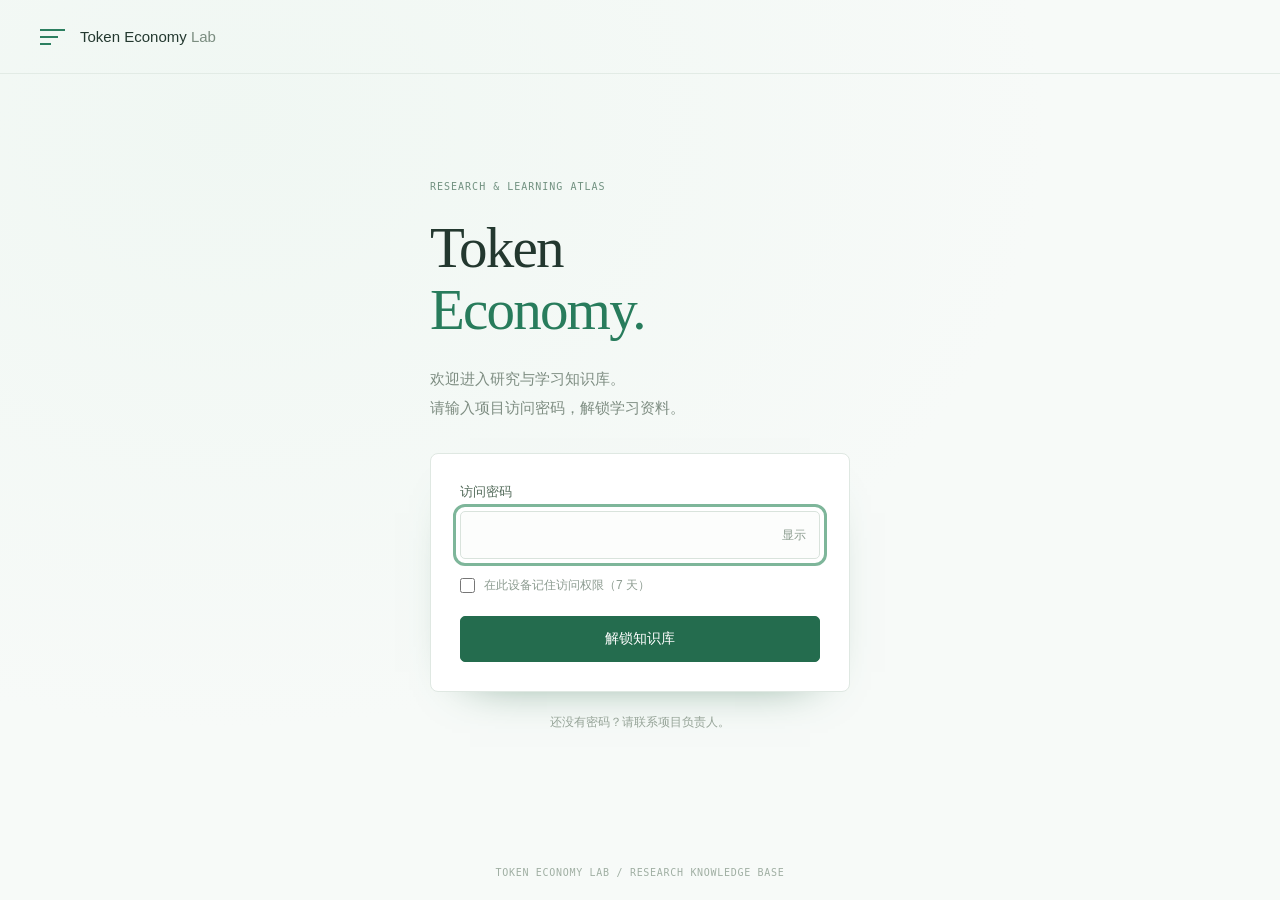
<file: notes/survey-framework/index.html>
<!doctype html>
<html lang="zh-CN">
<head>
  <meta charset="utf-8">
  <meta name="viewport" content="width=device-width,initial-scale=1">
  <meta name="robots" content="noindex,nofollow">
  <meta name="referrer" content="no-referrer">
  <title>Token Economy Lab · 访问验证</title>
  <style>
    :root{color-scheme:light;font-family:Inter,-apple-system,BlinkMacSystemFont,'PingFang SC','Microsoft YaHei',sans-serif;color:#23382f;background:#f7faf8}*{box-sizing:border-box}body{margin:0;min-height:100svh;display:flex;flex-direction:column;background:radial-gradient(ellipse at 18% 14%,#e8f4ed77,transparent 55%)}button,input{font:inherit}button{cursor:pointer}a,input,button{outline-offset:4px}input:focus-visible,button:focus-visible{outline:3px solid #7eb69a}.hidden{display:none!important}.gate-header{padding:28px 40px;border-bottom:1px solid #e2ebe5;font-size:15px;display:flex;gap:13px;align-items:center}.mark{width:27px;display:grid;gap:5px}.mark i{display:block;width:25px;height:2px;background:#2c7f60}.mark i:nth-child(2){width:18px}.mark i:nth-child(3){width:11px}.gate-header b{font-weight:400;color:#7b8d80}.gate{display:flex;flex:1;align-items:center;justify-content:center;padding:45px 24px}.gate-content{width:420px;max-width:100%}.eyebrow{font:10px/1.5 'SFMono-Regular',Consolas,monospace;letter-spacing:.1em;color:#719180}.gate-content h1{font:400 57px/1.1 'Iowan Old Style',Baskerville,Georgia,serif;letter-spacing:-1.8px;margin:23px 0 0}.gate-content h1 em{font-style:normal;color:#287c5c}.description{font-size:15px;line-height:1.9;color:#7e8d82;margin:23px 0 31px}.gate-form{background:#fff;border:1px solid #dfe8e2;border-radius:8px;padding:29px;box-shadow:0 20px 50px -40px #3b7456}.field-label{display:block;font-size:13px;margin-bottom:10px;color:#526a59}.password-row{position:relative;display:flex}.password-row input{width:100%;height:48px;border:1px solid #d9e3dc;border-radius:5px;background:#fcfdfc;padding:11px 67px 11px 13px;font-size:16px;color:#284133}.password-row button{position:absolute;right:7px;top:9px;background:none;border:0;color:#8b9c8f;font-size:12px;padding:5px 7px;min-height:30px}.remember{display:flex;align-items:center;gap:9px;margin:17px 0 21px;font-size:12px;line-height:1.6;color:#8d9c91}.remember input{accent-color:#317e5d;margin:0;width:15px;height:15px}.submit{width:100%;height:46px;border:1px solid #246c4e;background:#246c4e;color:#fff;border-radius:5px;font-size:14px}.submit:hover{background:#185b3e}.submit:disabled{opacity:.65;cursor:wait}.error{font-size:13px;color:#ae5244;line-height:1.65;margin:13px 0 0}.gate-note{font-size:12px;color:#95a397;margin-top:22px;text-align:center}.gate-footer{padding:22px;text-align:center;font:10px 'SFMono-Regular',monospace;letter-spacing:.07em;color:#a0afa3}.loading{flex:1;display:grid;place-items:center;font-size:13px;color:#93a799}.loading span{padding:15px 25px;border:1px solid #dce7df;border-radius:5px;background:#fff}@media(max-width:480px){.gate-header{padding:23px;font-size:14px}.gate{padding:40px 24px}.gate-content h1{font-size:52px}.gate-form{padding:25px}.description{font-size:14px}.gate-footer{font-size:9px}}@media(prefers-reduced-motion:reduce){*{animation:none!important;transition:none!important}}
  </style>
</head>
<body>
  <header class="gate-header"><span class="mark" aria-hidden="true"><i></i><i></i><i></i></span><span>Token Economy <b>Lab</b></span></header>
  <div id="loading" class="loading"><span>正在验证访问权限…</span></div>
  <main id="gate" class="gate hidden"><div class="gate-content">
    <span class="eyebrow">RESEARCH & LEARNING ATLAS</span>
    <h1>Token<br><em>Economy.</em></h1>
    <p class="description">欢迎进入研究与学习知识库。<br>请输入项目访问密码，解锁学习资料。</p>
    <form class="gate-form" id="unlock-form">
      <label class="field-label" for="password">访问密码</label>
      <div class="password-row"><input id="password" type="password" autocomplete="current-password" required aria-describedby="error"><button type="button" id="toggle" aria-pressed="false" aria-label="显示密码">显示</button></div>
      <label class="remember"><input id="remember" type="checkbox">在此设备记住访问权限（7 天）</label>
      <button class="submit" id="submit" type="submit">解锁知识库</button>
      <p id="error" class="error hidden" role="alert"></p>
    </form>
    <p class="gate-note">还没有密码？请联系项目负责人。</p>
  </div></main>
  <footer class="gate-footer">TOKEN ECONOMY LAB / RESEARCH KNOWLEDGE BASE</footer>
  <noscript><p style="padding:24px;text-align:center">解锁加密资料需要启用 JavaScript。</p></noscript>
  <script>
    const staticryptInitiator = ((function(){
  const exports = {};
  const cryptoEngine = ((function(){
  const exports = {};
  const { subtle } = crypto;

const IV_BITS = 16 * 8;
const HEX_BITS = 4;
const ENCRYPTION_ALGO = "AES-CBC";

/**
 * Translates between utf8 encoded hexadecimal strings
 * and Uint8Array bytes.
 */
const HexEncoder = {
    /**
     * hex string -> bytes
     * @param {string} hexString
     * @returns {Uint8Array}
     */
    parse: function (hexString) {
        if (hexString.length % 2 !== 0) throw "Invalid hexString";
        const arrayBuffer = new Uint8Array(hexString.length / 2);

        for (let i = 0; i < hexString.length; i += 2) {
            const byteValue = parseInt(hexString.substring(i, i + 2), 16);
            if (isNaN(byteValue)) {
                throw "Invalid hexString";
            }
            arrayBuffer[i / 2] = byteValue;
        }
        return arrayBuffer;
    },

    /**
     * bytes -> hex string
     * @param {Uint8Array} bytes
     * @returns {string}
     */
    stringify: function (bytes) {
        const hexBytes = [];

        for (let i = 0; i < bytes.length; ++i) {
            let byteString = bytes[i].toString(16);
            if (byteString.length < 2) {
                byteString = "0" + byteString;
            }
            hexBytes.push(byteString);
        }
        return hexBytes.join("");
    },
};

/**
 * Translates between utf8 strings and Uint8Array bytes.
 */
const UTF8Encoder = {
    parse: function (str) {
        return new TextEncoder().encode(str);
    },

    stringify: function (bytes) {
        return new TextDecoder().decode(bytes);
    },
};

/**
 * Salt and encrypt a msg with a password.
 */
async function encrypt(msg, hashedPassword) {
    // Must be 16 bytes, unpredictable, and preferably cryptographically random. However, it need not be secret.
    // https://developer.mozilla.org/en-US/docs/Web/API/SubtleCrypto/encrypt#parameters
    const iv = crypto.getRandomValues(new Uint8Array(IV_BITS / 8));

    const key = await subtle.importKey("raw", HexEncoder.parse(hashedPassword), ENCRYPTION_ALGO, false, ["encrypt"]);

    const encrypted = await subtle.encrypt(
        {
            name: ENCRYPTION_ALGO,
            iv: iv,
        },
        key,
        UTF8Encoder.parse(msg)
    );

    // iv will be 32 hex characters, we prepend it to the ciphertext for use in decryption
    return HexEncoder.stringify(iv) + HexEncoder.stringify(new Uint8Array(encrypted));
}
exports.encrypt = encrypt;

/**
 * Decrypt a salted msg using a password.
 *
 * @param {string} encryptedMsg
 * @param {string} hashedPassword
 * @returns {Promise<string>}
 */
async function decrypt(encryptedMsg, hashedPassword) {
    const ivLength = IV_BITS / HEX_BITS;
    const iv = HexEncoder.parse(encryptedMsg.substring(0, ivLength));
    const encrypted = encryptedMsg.substring(ivLength);

    const key = await subtle.importKey("raw", HexEncoder.parse(hashedPassword), ENCRYPTION_ALGO, false, ["decrypt"]);

    const outBuffer = await subtle.decrypt(
        {
            name: ENCRYPTION_ALGO,
            iv: iv,
        },
        key,
        HexEncoder.parse(encrypted)
    );

    return UTF8Encoder.stringify(new Uint8Array(outBuffer));
}
exports.decrypt = decrypt;

/**
 * Salt and hash the password so it can be stored in localStorage without opening a password reuse vulnerability.
 *
 * @param {string} password
 * @param {string} salt
 * @returns {Promise<string>}
 */
async function hashPassword(password, salt) {
    // we hash the password in multiple steps, each adding more iterations. This is because we used to allow less
    // iterations, so for backward compatibility reasons, we need to support going from that to more iterations.
    let hashedPassword = await hashLegacyRound(password, salt);

    hashedPassword = await hashSecondRound(hashedPassword, salt);

    return hashThirdRound(hashedPassword, salt);
}
exports.hashPassword = hashPassword;

/**
 * This hashes the password with 1k iterations. This is a low number, we need this function to support backwards
 * compatibility.
 *
 * @param {string} password
 * @param {string} salt
 * @returns {Promise<string>}
 */
function hashLegacyRound(password, salt) {
    return pbkdf2(password, salt, 1000, "SHA-1");
}
exports.hashLegacyRound = hashLegacyRound;

/**
 * Add a second round of iterations. This is because we used to use 1k, so for backwards compatibility with
 * remember-me/autodecrypt links, we need to support going from that to more iterations.
 *
 * @param hashedPassword
 * @param salt
 * @returns {Promise<string>}
 */
function hashSecondRound(hashedPassword, salt) {
    return pbkdf2(hashedPassword, salt, 14000, "SHA-256");
}
exports.hashSecondRound = hashSecondRound;

/**
 * Add a third round of iterations to bring total number to 600k. This is because we used to use 1k, then 15k, so for
 * backwards compatibility with remember-me/autodecrypt links, we need to support going from that to more iterations.
 *
 * @param hashedPassword
 * @param salt
 * @returns {Promise<string>}
 */
function hashThirdRound(hashedPassword, salt) {
    return pbkdf2(hashedPassword, salt, 585000, "SHA-256");
}
exports.hashThirdRound = hashThirdRound;

/**
 * Salt and hash the password so it can be stored in localStorage without opening a password reuse vulnerability.
 *
 * @param {string} password
 * @param {string} salt
 * @param {int} iterations
 * @param {string} hashAlgorithm
 * @returns {Promise<string>}
 */
async function pbkdf2(password, salt, iterations, hashAlgorithm) {
    const key = await subtle.importKey("raw", UTF8Encoder.parse(password), "PBKDF2", false, ["deriveBits"]);

    const keyBytes = await subtle.deriveBits(
        {
            name: "PBKDF2",
            hash: hashAlgorithm,
            iterations,
            salt: UTF8Encoder.parse(salt),
        },
        key,
        256
    );

    return HexEncoder.stringify(new Uint8Array(keyBytes));
}

function generateRandomSalt() {
    const bytes = crypto.getRandomValues(new Uint8Array(128 / 8));

    return HexEncoder.stringify(new Uint8Array(bytes));
}
exports.generateRandomSalt = generateRandomSalt;

async function signMessage(hashedPassword, message) {
    const key = await subtle.importKey(
        "raw",
        HexEncoder.parse(hashedPassword),
        {
            name: "HMAC",
            hash: "SHA-256",
        },
        false,
        ["sign"]
    );
    const signature = await subtle.sign("HMAC", key, UTF8Encoder.parse(message));

    return HexEncoder.stringify(new Uint8Array(signature));
}
exports.signMessage = signMessage;

function getRandomAlphanum() {
    const possibleCharacters = "abcdefghijklmnopqrstuvwxyzABCDEFGHIJKLMNOPQRSTUVWXYZ0123456789";

    let byteArray;
    let parsedInt;

    // Keep generating new random bytes until we get a value that falls
    // within a range that can be evenly divided by possibleCharacters.length
    do {
        byteArray = crypto.getRandomValues(new Uint8Array(1));
        // extract the lowest byte to get an int from 0 to 255 (probably unnecessary, since we're only generating 1 byte)
        parsedInt = byteArray[0] & 0xff;
    } while (parsedInt >= 256 - (256 % possibleCharacters.length));

    // Take the modulo of the parsed integer to get a random number between 0 and totalLength - 1
    const randomIndex = parsedInt % possibleCharacters.length;

    return possibleCharacters[randomIndex];
}

/**
 * Generate a random string of a given length.
 *
 * @param {int} length
 * @returns {string}
 */
function generateRandomString(length) {
    let randomString = "";

    for (let i = 0; i < length; i++) {
        randomString += getRandomAlphanum();
    }

    return randomString;
}
exports.generateRandomString = generateRandomString;

  return exports;
})());
const codec = ((function(){
  const exports = {};
  /**
 * Initialize the codec with the provided cryptoEngine - this return functions to encode and decode messages.
 *
 * @param cryptoEngine - the engine to use for encryption / decryption
 */
function init(cryptoEngine) {
    const exports = {};

    /**
     * Top-level function for encoding a message.
     * Includes password hashing, encryption, and signing.
     *
     * @param {string} msg
     * @param {string} password
     * @param {string} salt
     *
     * @returns {string} The encoded text
     */
    async function encode(msg, password, salt) {
        const hashedPassword = await cryptoEngine.hashPassword(password, salt);

        const encrypted = await cryptoEngine.encrypt(msg, hashedPassword);

        // we use the hashed password in the HMAC because this is effectively what will be used a password (so we can store
        // it in localStorage safely, we don't use the clear text password)
        const hmac = await cryptoEngine.signMessage(hashedPassword, encrypted);

        return hmac + encrypted;
    }
    exports.encode = encode;

    /**
     * Encode using a password that has already been hashed. This is useful to encode multiple messages in a row, that way
     * we don't need to hash the password multiple times.
     *
     * @param {string} msg
     * @param {string} hashedPassword
     *
     * @returns {string} The encoded text
     */
    async function encodeWithHashedPassword(msg, hashedPassword) {
        const encrypted = await cryptoEngine.encrypt(msg, hashedPassword);

        // we use the hashed password in the HMAC because this is effectively what will be used a password (so we can store
        // it in localStorage safely, we don't use the clear text password)
        const hmac = await cryptoEngine.signMessage(hashedPassword, encrypted);

        return hmac + encrypted;
    }
    exports.encodeWithHashedPassword = encodeWithHashedPassword;

    /**
     * Top-level function for decoding a message.
     * Includes signature check and decryption.
     *
     * @param {string} signedMsg
     * @param {string} hashedPassword
     * @param {string} salt
     * @param {int} backwardCompatibleAttempt
     * @param {string} originalPassword
     *
     * @returns {Object} {success: true, decoded: string} | {success: false, message: string}
     */
    async function decode(signedMsg, hashedPassword, salt, backwardCompatibleAttempt = 0, originalPassword = "") {
        const encryptedHMAC = signedMsg.substring(0, 64);
        const encryptedMsg = signedMsg.substring(64);
        const decryptedHMAC = await cryptoEngine.signMessage(hashedPassword, encryptedMsg);

        if (decryptedHMAC !== encryptedHMAC) {
            // we have been raising the number of iterations in the hashing algorithm multiple times, so to support the old
            // remember-me/autodecrypt links we need to try bringing the old hashes up to speed.
            originalPassword = originalPassword || hashedPassword;
            if (backwardCompatibleAttempt === 0) {
                const updatedHashedPassword = await cryptoEngine.hashThirdRound(originalPassword, salt);

                return decode(signedMsg, updatedHashedPassword, salt, backwardCompatibleAttempt + 1, originalPassword);
            }
            if (backwardCompatibleAttempt === 1) {
                let updatedHashedPassword = await cryptoEngine.hashSecondRound(originalPassword, salt);
                updatedHashedPassword = await cryptoEngine.hashThirdRound(updatedHashedPassword, salt);

                return decode(signedMsg, updatedHashedPassword, salt, backwardCompatibleAttempt + 1, originalPassword);
            }

            return { success: false, message: "Signature mismatch" };
        }

        return {
            success: true,
            decoded: await cryptoEngine.decrypt(encryptedMsg, hashedPassword),
        };
    }
    exports.decode = decode;

    return exports;
}
exports.init = init;

  return exports;
})());
const decode = codec.init(cryptoEngine).decode;

/**
 * Initialize the staticrypt module, that exposes functions callbable by the password_template.
 *
 * @param {{
 *  staticryptEncryptedMsgUniqueVariableName: string,
 *  isRememberEnabled: boolean,
 *  rememberDurationInDays: number,
 *  staticryptSaltUniqueVariableName: string,
 * }} staticryptConfig - object of data that is stored on the password_template at encryption time.
 *
 * @param {{
 *  rememberExpirationKey: string,
 *  rememberPassphraseKey: string,
 *  replaceHtmlCallback: function,
 *  clearLocalStorageCallback: function,
 * }} templateConfig - object of data that can be configured by a custom password_template.
 */
function init(staticryptConfig, templateConfig) {
    const exports = {};

    /**
     * Decrypt our encrypted page, replace the whole HTML.
     *
     * @param {string} hashedPassword
     * @returns {Promise<boolean>}
     */
    async function decryptAndReplaceHtml(hashedPassword) {
        const { staticryptEncryptedMsgUniqueVariableName, staticryptSaltUniqueVariableName } = staticryptConfig;
        const { replaceHtmlCallback } = templateConfig;

        const result = await decode(
            staticryptEncryptedMsgUniqueVariableName,
            hashedPassword,
            staticryptSaltUniqueVariableName
        );
        if (!result.success) {
            return false;
        }
        const plainHTML = result.decoded;

        // if the user configured a callback call it, otherwise just replace the whole HTML
        if (typeof replaceHtmlCallback === "function") {
            replaceHtmlCallback(plainHTML);
        } else {
            document.write(plainHTML);
            document.close();
        }

        return true;
    }

    /**
     * Attempt to decrypt the page and replace the whole HTML.
     *
     * @param {string} password
     * @param {boolean} isRememberChecked
     *
     * @returns {Promise<{isSuccessful: boolean, hashedPassword?: string}>} - we return an object, so that if we want to
     *   expose more information in the future we can do it without breaking the password_template
     */
    async function handleDecryptionOfPage(password, isRememberChecked) {
        const { staticryptSaltUniqueVariableName } = staticryptConfig;

        // decrypt and replace the whole page
        const hashedPassword = await cryptoEngine.hashPassword(password, staticryptSaltUniqueVariableName);
        return handleDecryptionOfPageFromHash(hashedPassword, isRememberChecked);
    }
    exports.handleDecryptionOfPage = handleDecryptionOfPage;

    async function handleDecryptionOfPageFromHash(hashedPassword, isRememberChecked) {
        const { isRememberEnabled, rememberDurationInDays } = staticryptConfig;
        const { rememberExpirationKey, rememberPassphraseKey } = templateConfig;

        const isDecryptionSuccessful = await decryptAndReplaceHtml(hashedPassword);

        if (!isDecryptionSuccessful) {
            return {
                isSuccessful: false,
                hashedPassword,
            };
        }

        // remember the hashedPassword and set its expiration if necessary
        if (isRememberEnabled && isRememberChecked) {
            window.localStorage.setItem(rememberPassphraseKey, hashedPassword);

            // set the expiration if the duration isn't 0 (meaning no expiration)
            if (rememberDurationInDays > 0) {
                window.localStorage.setItem(
                    rememberExpirationKey,
                    (new Date().getTime() + rememberDurationInDays * 24 * 60 * 60 * 1000).toString()
                );
            }
        }

        return {
            isSuccessful: true,
            hashedPassword,
        };
    }
    exports.handleDecryptionOfPageFromHash = handleDecryptionOfPageFromHash;

    /**
     * Clear localstorage from staticrypt related values
     */
    function clearLocalStorage() {
        const { clearLocalStorageCallback, rememberExpirationKey, rememberPassphraseKey } = templateConfig;

        if (typeof clearLocalStorageCallback === "function") {
            clearLocalStorageCallback();
        } else {
            localStorage.removeItem(rememberPassphraseKey);
            localStorage.removeItem(rememberExpirationKey);
        }
    }

    async function handleDecryptOnLoad() {
        let isSuccessful = await decryptOnLoadFromUrl();

        if (!isSuccessful) {
            isSuccessful = await decryptOnLoadFromRememberMe();
        }

        return { isSuccessful };
    }
    exports.handleDecryptOnLoad = handleDecryptOnLoad;

    /**
     * Clear storage if we are logging out
     *
     * @returns {boolean} - whether we logged out
     */
    function logoutIfNeeded() {
        const logoutKey = "staticrypt_logout";

        // handle logout through query param
        const queryParams = new URLSearchParams(window.location.search);
        if (queryParams.has(logoutKey)) {
            clearLocalStorage();
            return true;
        }

        // handle logout through URL fragment
        const hash = window.location.hash.substring(1);
        if (hash.includes(logoutKey)) {
            clearLocalStorage();
            return true;
        }

        return false;
    }

    /**
     * To be called on load: check if we want to try to decrypt and replace the HTML with the decrypted content, and
     * try to do it if needed.
     *
     * @returns {Promise<boolean>} true if we derypted and replaced the whole page, false otherwise
     */
    async function decryptOnLoadFromRememberMe() {
        const { rememberDurationInDays } = staticryptConfig;
        const { rememberExpirationKey, rememberPassphraseKey } = templateConfig;

        // if we are login out, terminate
        if (logoutIfNeeded()) {
            return false;
        }

        // if there is expiration configured, check if we're not beyond the expiration
        if (rememberDurationInDays && rememberDurationInDays > 0) {
            const expiration = localStorage.getItem(rememberExpirationKey),
                isExpired = expiration && new Date().getTime() > parseInt(expiration);

            if (isExpired) {
                clearLocalStorage();
                return false;
            }
        }

        const hashedPassword = localStorage.getItem(rememberPassphraseKey);

        if (hashedPassword) {
            // try to decrypt
            const isDecryptionSuccessful = await decryptAndReplaceHtml(hashedPassword);

            // if the decryption is unsuccessful the password might be wrong - silently clear the saved data and let
            // the user fill the password form again
            if (!isDecryptionSuccessful) {
                clearLocalStorage();
                return false;
            }

            return true;
        }

        return false;
    }

    async function decryptOnLoadFromUrl() {
        const passwordKey = "staticrypt_pwd";
        const rememberMeKey = "remember_me";

        // try to get the password from the query param (for backward compatibility - we now want to avoid this method,
        // since it sends the hashed password to the server which isn't needed)
        const queryParams = new URLSearchParams(window.location.search);
        const hashedPasswordQuery = queryParams.get(passwordKey);
        const rememberMeQuery = queryParams.get(rememberMeKey);

        const urlFragment = window.location.hash.substring(1);
        // get the password from the url fragment
        const hashedPasswordRegexMatch = urlFragment.match(new RegExp(passwordKey + "=([^&]*)"));
        const hashedPasswordFragment = hashedPasswordRegexMatch ? hashedPasswordRegexMatch[1] : null;
        const rememberMeFragment = urlFragment.includes(rememberMeKey);

        const hashedPassword = hashedPasswordFragment || hashedPasswordQuery;
        const rememberMe = rememberMeFragment || rememberMeQuery;

        if (hashedPassword) {
            return handleDecryptionOfPageFromHash(hashedPassword, rememberMe);
        }

        return false;
    }

    return exports;
}
exports.init = init;

  return exports;
})());
    const staticryptConfig = {"staticryptEncryptedMsgUniqueVariableName":"[base64]","isRememberEnabled":true,"rememberDurationInDays":7,"staticryptSaltUniqueVariableName":"2ae15f9b9b8bfd22169ea02ef9ca25de"};
    let unlockedHTML = null;
    const engine = staticryptInitiator.init(staticryptConfig, {
      rememberExpirationKey: 'tel-expiration',
      rememberPassphraseKey: 'tel-passphrase',
      replaceHtmlCallback: html => { unlockedHTML = html; },
      clearLocalStorageCallback: () => sessionStorage.removeItem('tel-session'),
    });
    function replacePage() { document.open(); document.write(unlockedHTML); document.close(); }
    function showGate() { document.getElementById('loading').classList.add('hidden');document.getElementById('gate').classList.remove('hidden');document.getElementById('password').focus(); }
    window.addEventListener('load', async () => {
      try {
        const result = await engine.handleDecryptOnLoad();
        if(result.isSuccessful) { if(result.hashedPassword)sessionStorage.setItem('tel-session',result.hashedPassword);replacePage();return; }
        const session = sessionStorage.getItem('tel-session');
        if(session) {const decoded=await engine.handleDecryptionOfPageFromHash(session,false);if(decoded.isSuccessful){replacePage();return;}sessionStorage.removeItem('tel-session');}
      } catch { document.getElementById('error').textContent='无法完成解锁，请使用支持 HTTPS 与 WebCrypto 的浏览器。';document.getElementById('error').classList.remove('hidden'); }
      showGate();
    });
    document.getElementById('toggle').addEventListener('click', () => {const input=document.getElementById('password');const visible=input.type==='password';input.type=visible?'text':'password';const button=document.getElementById('toggle');button.textContent=visible?'隐藏':'显示';button.setAttribute('aria-pressed',String(visible));button.setAttribute('aria-label',visible?'隐藏密码':'显示密码');});
    document.getElementById('unlock-form').addEventListener('submit', async e => {
      e.preventDefault();const submit=document.getElementById('submit');submit.disabled=true;submit.textContent='正在解锁…';const error=document.getElementById('error');error.classList.add('hidden');
      try {const result=await engine.handleDecryptionOfPage(document.getElementById('password').value,document.getElementById('remember').checked);if(result.isSuccessful){sessionStorage.setItem('tel-session',result.hashedPassword);replacePage();return;}error.textContent='密码不正确，请重新输入。';}catch{error.textContent='解锁失败，请刷新页面后重试。';}
      error.classList.remove('hidden');submit.disabled=false;submit.textContent='解锁知识库';
    });
  </script>
</body>
</html>
</file>
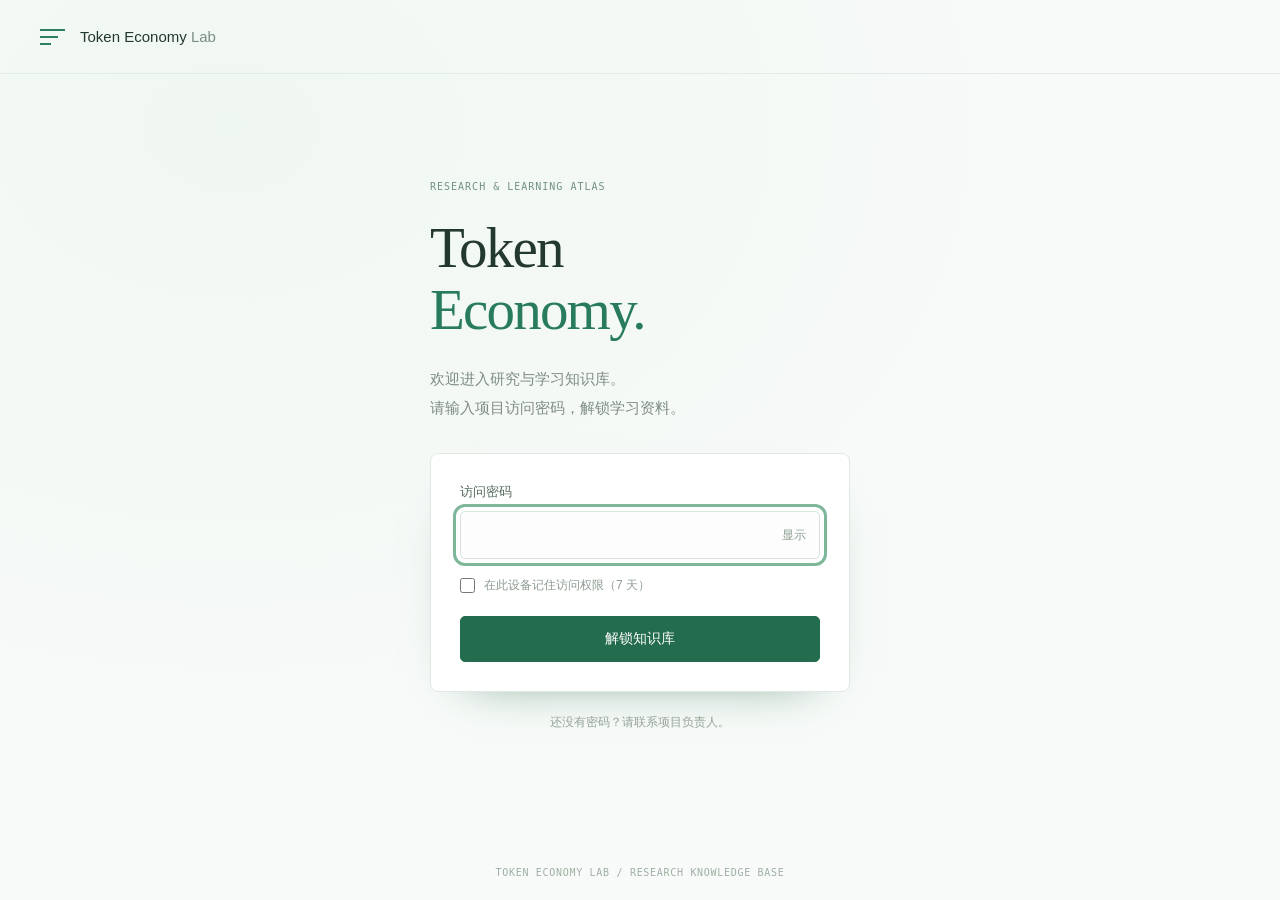
<file: topics/budget/index.html>
<!doctype html>
<html lang="zh-CN">
<head>
  <meta charset="utf-8">
  <meta name="viewport" content="width=device-width,initial-scale=1">
  <meta name="robots" content="noindex,nofollow">
  <meta name="referrer" content="no-referrer">
  <title>Token Economy Lab · 访问验证</title>
  <style>
    :root{color-scheme:light;font-family:Inter,-apple-system,BlinkMacSystemFont,'PingFang SC','Microsoft YaHei',sans-serif;color:#23382f;background:#f7faf8}*{box-sizing:border-box}body{margin:0;min-height:100svh;display:flex;flex-direction:column;background:radial-gradient(ellipse at 18% 14%,#e8f4ed77,transparent 55%)}button,input{font:inherit}button{cursor:pointer}a,input,button{outline-offset:4px}input:focus-visible,button:focus-visible{outline:3px solid #7eb69a}.hidden{display:none!important}.gate-header{padding:28px 40px;border-bottom:1px solid #e2ebe5;font-size:15px;display:flex;gap:13px;align-items:center}.mark{width:27px;display:grid;gap:5px}.mark i{display:block;width:25px;height:2px;background:#2c7f60}.mark i:nth-child(2){width:18px}.mark i:nth-child(3){width:11px}.gate-header b{font-weight:400;color:#7b8d80}.gate{display:flex;flex:1;align-items:center;justify-content:center;padding:45px 24px}.gate-content{width:420px;max-width:100%}.eyebrow{font:10px/1.5 'SFMono-Regular',Consolas,monospace;letter-spacing:.1em;color:#719180}.gate-content h1{font:400 57px/1.1 'Iowan Old Style',Baskerville,Georgia,serif;letter-spacing:-1.8px;margin:23px 0 0}.gate-content h1 em{font-style:normal;color:#287c5c}.description{font-size:15px;line-height:1.9;color:#7e8d82;margin:23px 0 31px}.gate-form{background:#fff;border:1px solid #dfe8e2;border-radius:8px;padding:29px;box-shadow:0 20px 50px -40px #3b7456}.field-label{display:block;font-size:13px;margin-bottom:10px;color:#526a59}.password-row{position:relative;display:flex}.password-row input{width:100%;height:48px;border:1px solid #d9e3dc;border-radius:5px;background:#fcfdfc;padding:11px 67px 11px 13px;font-size:16px;color:#284133}.password-row button{position:absolute;right:7px;top:9px;background:none;border:0;color:#8b9c8f;font-size:12px;padding:5px 7px;min-height:30px}.remember{display:flex;align-items:center;gap:9px;margin:17px 0 21px;font-size:12px;line-height:1.6;color:#8d9c91}.remember input{accent-color:#317e5d;margin:0;width:15px;height:15px}.submit{width:100%;height:46px;border:1px solid #246c4e;background:#246c4e;color:#fff;border-radius:5px;font-size:14px}.submit:hover{background:#185b3e}.submit:disabled{opacity:.65;cursor:wait}.error{font-size:13px;color:#ae5244;line-height:1.65;margin:13px 0 0}.gate-note{font-size:12px;color:#95a397;margin-top:22px;text-align:center}.gate-footer{padding:22px;text-align:center;font:10px 'SFMono-Regular',monospace;letter-spacing:.07em;color:#a0afa3}.loading{flex:1;display:grid;place-items:center;font-size:13px;color:#93a799}.loading span{padding:15px 25px;border:1px solid #dce7df;border-radius:5px;background:#fff}@media(max-width:480px){.gate-header{padding:23px;font-size:14px}.gate{padding:40px 24px}.gate-content h1{font-size:52px}.gate-form{padding:25px}.description{font-size:14px}.gate-footer{font-size:9px}}@media(prefers-reduced-motion:reduce){*{animation:none!important;transition:none!important}}
  </style>
</head>
<body>
  <header class="gate-header"><span class="mark" aria-hidden="true"><i></i><i></i><i></i></span><span>Token Economy <b>Lab</b></span></header>
  <div id="loading" class="loading"><span>正在验证访问权限…</span></div>
  <main id="gate" class="gate hidden"><div class="gate-content">
    <span class="eyebrow">RESEARCH & LEARNING ATLAS</span>
    <h1>Token<br><em>Economy.</em></h1>
    <p class="description">欢迎进入研究与学习知识库。<br>请输入项目访问密码，解锁学习资料。</p>
    <form class="gate-form" id="unlock-form">
      <label class="field-label" for="password">访问密码</label>
      <div class="password-row"><input id="password" type="password" autocomplete="current-password" required aria-describedby="error"><button type="button" id="toggle" aria-pressed="false" aria-label="显示密码">显示</button></div>
      <label class="remember"><input id="remember" type="checkbox">在此设备记住访问权限（7 天）</label>
      <button class="submit" id="submit" type="submit">解锁知识库</button>
      <p id="error" class="error hidden" role="alert"></p>
    </form>
    <p class="gate-note">还没有密码？请联系项目负责人。</p>
  </div></main>
  <footer class="gate-footer">TOKEN ECONOMY LAB / RESEARCH KNOWLEDGE BASE</footer>
  <noscript><p style="padding:24px;text-align:center">解锁加密资料需要启用 JavaScript。</p></noscript>
  <script>
    const staticryptInitiator = ((function(){
  const exports = {};
  const cryptoEngine = ((function(){
  const exports = {};
  const { subtle } = crypto;

const IV_BITS = 16 * 8;
const HEX_BITS = 4;
const ENCRYPTION_ALGO = "AES-CBC";

/**
 * Translates between utf8 encoded hexadecimal strings
 * and Uint8Array bytes.
 */
const HexEncoder = {
    /**
     * hex string -> bytes
     * @param {string} hexString
     * @returns {Uint8Array}
     */
    parse: function (hexString) {
        if (hexString.length % 2 !== 0) throw "Invalid hexString";
        const arrayBuffer = new Uint8Array(hexString.length / 2);

        for (let i = 0; i < hexString.length; i += 2) {
            const byteValue = parseInt(hexString.substring(i, i + 2), 16);
            if (isNaN(byteValue)) {
                throw "Invalid hexString";
            }
            arrayBuffer[i / 2] = byteValue;
        }
        return arrayBuffer;
    },

    /**
     * bytes -> hex string
     * @param {Uint8Array} bytes
     * @returns {string}
     */
    stringify: function (bytes) {
        const hexBytes = [];

        for (let i = 0; i < bytes.length; ++i) {
            let byteString = bytes[i].toString(16);
            if (byteString.length < 2) {
                byteString = "0" + byteString;
            }
            hexBytes.push(byteString);
        }
        return hexBytes.join("");
    },
};

/**
 * Translates between utf8 strings and Uint8Array bytes.
 */
const UTF8Encoder = {
    parse: function (str) {
        return new TextEncoder().encode(str);
    },

    stringify: function (bytes) {
        return new TextDecoder().decode(bytes);
    },
};

/**
 * Salt and encrypt a msg with a password.
 */
async function encrypt(msg, hashedPassword) {
    // Must be 16 bytes, unpredictable, and preferably cryptographically random. However, it need not be secret.
    // https://developer.mozilla.org/en-US/docs/Web/API/SubtleCrypto/encrypt#parameters
    const iv = crypto.getRandomValues(new Uint8Array(IV_BITS / 8));

    const key = await subtle.importKey("raw", HexEncoder.parse(hashedPassword), ENCRYPTION_ALGO, false, ["encrypt"]);

    const encrypted = await subtle.encrypt(
        {
            name: ENCRYPTION_ALGO,
            iv: iv,
        },
        key,
        UTF8Encoder.parse(msg)
    );

    // iv will be 32 hex characters, we prepend it to the ciphertext for use in decryption
    return HexEncoder.stringify(iv) + HexEncoder.stringify(new Uint8Array(encrypted));
}
exports.encrypt = encrypt;

/**
 * Decrypt a salted msg using a password.
 *
 * @param {string} encryptedMsg
 * @param {string} hashedPassword
 * @returns {Promise<string>}
 */
async function decrypt(encryptedMsg, hashedPassword) {
    const ivLength = IV_BITS / HEX_BITS;
    const iv = HexEncoder.parse(encryptedMsg.substring(0, ivLength));
    const encrypted = encryptedMsg.substring(ivLength);

    const key = await subtle.importKey("raw", HexEncoder.parse(hashedPassword), ENCRYPTION_ALGO, false, ["decrypt"]);

    const outBuffer = await subtle.decrypt(
        {
            name: ENCRYPTION_ALGO,
            iv: iv,
        },
        key,
        HexEncoder.parse(encrypted)
    );

    return UTF8Encoder.stringify(new Uint8Array(outBuffer));
}
exports.decrypt = decrypt;

/**
 * Salt and hash the password so it can be stored in localStorage without opening a password reuse vulnerability.
 *
 * @param {string} password
 * @param {string} salt
 * @returns {Promise<string>}
 */
async function hashPassword(password, salt) {
    // we hash the password in multiple steps, each adding more iterations. This is because we used to allow less
    // iterations, so for backward compatibility reasons, we need to support going from that to more iterations.
    let hashedPassword = await hashLegacyRound(password, salt);

    hashedPassword = await hashSecondRound(hashedPassword, salt);

    return hashThirdRound(hashedPassword, salt);
}
exports.hashPassword = hashPassword;

/**
 * This hashes the password with 1k iterations. This is a low number, we need this function to support backwards
 * compatibility.
 *
 * @param {string} password
 * @param {string} salt
 * @returns {Promise<string>}
 */
function hashLegacyRound(password, salt) {
    return pbkdf2(password, salt, 1000, "SHA-1");
}
exports.hashLegacyRound = hashLegacyRound;

/**
 * Add a second round of iterations. This is because we used to use 1k, so for backwards compatibility with
 * remember-me/autodecrypt links, we need to support going from that to more iterations.
 *
 * @param hashedPassword
 * @param salt
 * @returns {Promise<string>}
 */
function hashSecondRound(hashedPassword, salt) {
    return pbkdf2(hashedPassword, salt, 14000, "SHA-256");
}
exports.hashSecondRound = hashSecondRound;

/**
 * Add a third round of iterations to bring total number to 600k. This is because we used to use 1k, then 15k, so for
 * backwards compatibility with remember-me/autodecrypt links, we need to support going from that to more iterations.
 *
 * @param hashedPassword
 * @param salt
 * @returns {Promise<string>}
 */
function hashThirdRound(hashedPassword, salt) {
    return pbkdf2(hashedPassword, salt, 585000, "SHA-256");
}
exports.hashThirdRound = hashThirdRound;

/**
 * Salt and hash the password so it can be stored in localStorage without opening a password reuse vulnerability.
 *
 * @param {string} password
 * @param {string} salt
 * @param {int} iterations
 * @param {string} hashAlgorithm
 * @returns {Promise<string>}
 */
async function pbkdf2(password, salt, iterations, hashAlgorithm) {
    const key = await subtle.importKey("raw", UTF8Encoder.parse(password), "PBKDF2", false, ["deriveBits"]);

    const keyBytes = await subtle.deriveBits(
        {
            name: "PBKDF2",
            hash: hashAlgorithm,
            iterations,
            salt: UTF8Encoder.parse(salt),
        },
        key,
        256
    );

    return HexEncoder.stringify(new Uint8Array(keyBytes));
}

function generateRandomSalt() {
    const bytes = crypto.getRandomValues(new Uint8Array(128 / 8));

    return HexEncoder.stringify(new Uint8Array(bytes));
}
exports.generateRandomSalt = generateRandomSalt;

async function signMessage(hashedPassword, message) {
    const key = await subtle.importKey(
        "raw",
        HexEncoder.parse(hashedPassword),
        {
            name: "HMAC",
            hash: "SHA-256",
        },
        false,
        ["sign"]
    );
    const signature = await subtle.sign("HMAC", key, UTF8Encoder.parse(message));

    return HexEncoder.stringify(new Uint8Array(signature));
}
exports.signMessage = signMessage;

function getRandomAlphanum() {
    const possibleCharacters = "abcdefghijklmnopqrstuvwxyzABCDEFGHIJKLMNOPQRSTUVWXYZ0123456789";

    let byteArray;
    let parsedInt;

    // Keep generating new random bytes until we get a value that falls
    // within a range that can be evenly divided by possibleCharacters.length
    do {
        byteArray = crypto.getRandomValues(new Uint8Array(1));
        // extract the lowest byte to get an int from 0 to 255 (probably unnecessary, since we're only generating 1 byte)
        parsedInt = byteArray[0] & 0xff;
    } while (parsedInt >= 256 - (256 % possibleCharacters.length));

    // Take the modulo of the parsed integer to get a random number between 0 and totalLength - 1
    const randomIndex = parsedInt % possibleCharacters.length;

    return possibleCharacters[randomIndex];
}

/**
 * Generate a random string of a given length.
 *
 * @param {int} length
 * @returns {string}
 */
function generateRandomString(length) {
    let randomString = "";

    for (let i = 0; i < length; i++) {
        randomString += getRandomAlphanum();
    }

    return randomString;
}
exports.generateRandomString = generateRandomString;

  return exports;
})());
const codec = ((function(){
  const exports = {};
  /**
 * Initialize the codec with the provided cryptoEngine - this return functions to encode and decode messages.
 *
 * @param cryptoEngine - the engine to use for encryption / decryption
 */
function init(cryptoEngine) {
    const exports = {};

    /**
     * Top-level function for encoding a message.
     * Includes password hashing, encryption, and signing.
     *
     * @param {string} msg
     * @param {string} password
     * @param {string} salt
     *
     * @returns {string} The encoded text
     */
    async function encode(msg, password, salt) {
        const hashedPassword = await cryptoEngine.hashPassword(password, salt);

        const encrypted = await cryptoEngine.encrypt(msg, hashedPassword);

        // we use the hashed password in the HMAC because this is effectively what will be used a password (so we can store
        // it in localStorage safely, we don't use the clear text password)
        const hmac = await cryptoEngine.signMessage(hashedPassword, encrypted);

        return hmac + encrypted;
    }
    exports.encode = encode;

    /**
     * Encode using a password that has already been hashed. This is useful to encode multiple messages in a row, that way
     * we don't need to hash the password multiple times.
     *
     * @param {string} msg
     * @param {string} hashedPassword
     *
     * @returns {string} The encoded text
     */
    async function encodeWithHashedPassword(msg, hashedPassword) {
        const encrypted = await cryptoEngine.encrypt(msg, hashedPassword);

        // we use the hashed password in the HMAC because this is effectively what will be used a password (so we can store
        // it in localStorage safely, we don't use the clear text password)
        const hmac = await cryptoEngine.signMessage(hashedPassword, encrypted);

        return hmac + encrypted;
    }
    exports.encodeWithHashedPassword = encodeWithHashedPassword;

    /**
     * Top-level function for decoding a message.
     * Includes signature check and decryption.
     *
     * @param {string} signedMsg
     * @param {string} hashedPassword
     * @param {string} salt
     * @param {int} backwardCompatibleAttempt
     * @param {string} originalPassword
     *
     * @returns {Object} {success: true, decoded: string} | {success: false, message: string}
     */
    async function decode(signedMsg, hashedPassword, salt, backwardCompatibleAttempt = 0, originalPassword = "") {
        const encryptedHMAC = signedMsg.substring(0, 64);
        const encryptedMsg = signedMsg.substring(64);
        const decryptedHMAC = await cryptoEngine.signMessage(hashedPassword, encryptedMsg);

        if (decryptedHMAC !== encryptedHMAC) {
            // we have been raising the number of iterations in the hashing algorithm multiple times, so to support the old
            // remember-me/autodecrypt links we need to try bringing the old hashes up to speed.
            originalPassword = originalPassword || hashedPassword;
            if (backwardCompatibleAttempt === 0) {
                const updatedHashedPassword = await cryptoEngine.hashThirdRound(originalPassword, salt);

                return decode(signedMsg, updatedHashedPassword, salt, backwardCompatibleAttempt + 1, originalPassword);
            }
            if (backwardCompatibleAttempt === 1) {
                let updatedHashedPassword = await cryptoEngine.hashSecondRound(originalPassword, salt);
                updatedHashedPassword = await cryptoEngine.hashThirdRound(updatedHashedPassword, salt);

                return decode(signedMsg, updatedHashedPassword, salt, backwardCompatibleAttempt + 1, originalPassword);
            }

            return { success: false, message: "Signature mismatch" };
        }

        return {
            success: true,
            decoded: await cryptoEngine.decrypt(encryptedMsg, hashedPassword),
        };
    }
    exports.decode = decode;

    return exports;
}
exports.init = init;

  return exports;
})());
const decode = codec.init(cryptoEngine).decode;

/**
 * Initialize the staticrypt module, that exposes functions callbable by the password_template.
 *
 * @param {{
 *  staticryptEncryptedMsgUniqueVariableName: string,
 *  isRememberEnabled: boolean,
 *  rememberDurationInDays: number,
 *  staticryptSaltUniqueVariableName: string,
 * }} staticryptConfig - object of data that is stored on the password_template at encryption time.
 *
 * @param {{
 *  rememberExpirationKey: string,
 *  rememberPassphraseKey: string,
 *  replaceHtmlCallback: function,
 *  clearLocalStorageCallback: function,
 * }} templateConfig - object of data that can be configured by a custom password_template.
 */
function init(staticryptConfig, templateConfig) {
    const exports = {};

    /**
     * Decrypt our encrypted page, replace the whole HTML.
     *
     * @param {string} hashedPassword
     * @returns {Promise<boolean>}
     */
    async function decryptAndReplaceHtml(hashedPassword) {
        const { staticryptEncryptedMsgUniqueVariableName, staticryptSaltUniqueVariableName } = staticryptConfig;
        const { replaceHtmlCallback } = templateConfig;

        const result = await decode(
            staticryptEncryptedMsgUniqueVariableName,
            hashedPassword,
            staticryptSaltUniqueVariableName
        );
        if (!result.success) {
            return false;
        }
        const plainHTML = result.decoded;

        // if the user configured a callback call it, otherwise just replace the whole HTML
        if (typeof replaceHtmlCallback === "function") {
            replaceHtmlCallback(plainHTML);
        } else {
            document.write(plainHTML);
            document.close();
        }

        return true;
    }

    /**
     * Attempt to decrypt the page and replace the whole HTML.
     *
     * @param {string} password
     * @param {boolean} isRememberChecked
     *
     * @returns {Promise<{isSuccessful: boolean, hashedPassword?: string}>} - we return an object, so that if we want to
     *   expose more information in the future we can do it without breaking the password_template
     */
    async function handleDecryptionOfPage(password, isRememberChecked) {
        const { staticryptSaltUniqueVariableName } = staticryptConfig;

        // decrypt and replace the whole page
        const hashedPassword = await cryptoEngine.hashPassword(password, staticryptSaltUniqueVariableName);
        return handleDecryptionOfPageFromHash(hashedPassword, isRememberChecked);
    }
    exports.handleDecryptionOfPage = handleDecryptionOfPage;

    async function handleDecryptionOfPageFromHash(hashedPassword, isRememberChecked) {
        const { isRememberEnabled, rememberDurationInDays } = staticryptConfig;
        const { rememberExpirationKey, rememberPassphraseKey } = templateConfig;

        const isDecryptionSuccessful = await decryptAndReplaceHtml(hashedPassword);

        if (!isDecryptionSuccessful) {
            return {
                isSuccessful: false,
                hashedPassword,
            };
        }

        // remember the hashedPassword and set its expiration if necessary
        if (isRememberEnabled && isRememberChecked) {
            window.localStorage.setItem(rememberPassphraseKey, hashedPassword);

            // set the expiration if the duration isn't 0 (meaning no expiration)
            if (rememberDurationInDays > 0) {
                window.localStorage.setItem(
                    rememberExpirationKey,
                    (new Date().getTime() + rememberDurationInDays * 24 * 60 * 60 * 1000).toString()
                );
            }
        }

        return {
            isSuccessful: true,
            hashedPassword,
        };
    }
    exports.handleDecryptionOfPageFromHash = handleDecryptionOfPageFromHash;

    /**
     * Clear localstorage from staticrypt related values
     */
    function clearLocalStorage() {
        const { clearLocalStorageCallback, rememberExpirationKey, rememberPassphraseKey } = templateConfig;

        if (typeof clearLocalStorageCallback === "function") {
            clearLocalStorageCallback();
        } else {
            localStorage.removeItem(rememberPassphraseKey);
            localStorage.removeItem(rememberExpirationKey);
        }
    }

    async function handleDecryptOnLoad() {
        let isSuccessful = await decryptOnLoadFromUrl();

        if (!isSuccessful) {
            isSuccessful = await decryptOnLoadFromRememberMe();
        }

        return { isSuccessful };
    }
    exports.handleDecryptOnLoad = handleDecryptOnLoad;

    /**
     * Clear storage if we are logging out
     *
     * @returns {boolean} - whether we logged out
     */
    function logoutIfNeeded() {
        const logoutKey = "staticrypt_logout";

        // handle logout through query param
        const queryParams = new URLSearchParams(window.location.search);
        if (queryParams.has(logoutKey)) {
            clearLocalStorage();
            return true;
        }

        // handle logout through URL fragment
        const hash = window.location.hash.substring(1);
        if (hash.includes(logoutKey)) {
            clearLocalStorage();
            return true;
        }

        return false;
    }

    /**
     * To be called on load: check if we want to try to decrypt and replace the HTML with the decrypted content, and
     * try to do it if needed.
     *
     * @returns {Promise<boolean>} true if we derypted and replaced the whole page, false otherwise
     */
    async function decryptOnLoadFromRememberMe() {
        const { rememberDurationInDays } = staticryptConfig;
        const { rememberExpirationKey, rememberPassphraseKey } = templateConfig;

        // if we are login out, terminate
        if (logoutIfNeeded()) {
            return false;
        }

        // if there is expiration configured, check if we're not beyond the expiration
        if (rememberDurationInDays && rememberDurationInDays > 0) {
            const expiration = localStorage.getItem(rememberExpirationKey),
                isExpired = expiration && new Date().getTime() > parseInt(expiration);

            if (isExpired) {
                clearLocalStorage();
                return false;
            }
        }

        const hashedPassword = localStorage.getItem(rememberPassphraseKey);

        if (hashedPassword) {
            // try to decrypt
            const isDecryptionSuccessful = await decryptAndReplaceHtml(hashedPassword);

            // if the decryption is unsuccessful the password might be wrong - silently clear the saved data and let
            // the user fill the password form again
            if (!isDecryptionSuccessful) {
                clearLocalStorage();
                return false;
            }

            return true;
        }

        return false;
    }

    async function decryptOnLoadFromUrl() {
        const passwordKey = "staticrypt_pwd";
        const rememberMeKey = "remember_me";

        // try to get the password from the query param (for backward compatibility - we now want to avoid this method,
        // since it sends the hashed password to the server which isn't needed)
        const queryParams = new URLSearchParams(window.location.search);
        const hashedPasswordQuery = queryParams.get(passwordKey);
        const rememberMeQuery = queryParams.get(rememberMeKey);

        const urlFragment = window.location.hash.substring(1);
        // get the password from the url fragment
        const hashedPasswordRegexMatch = urlFragment.match(new RegExp(passwordKey + "=([^&]*)"));
        const hashedPasswordFragment = hashedPasswordRegexMatch ? hashedPasswordRegexMatch[1] : null;
        const rememberMeFragment = urlFragment.includes(rememberMeKey);

        const hashedPassword = hashedPasswordFragment || hashedPasswordQuery;
        const rememberMe = rememberMeFragment || rememberMeQuery;

        if (hashedPassword) {
            return handleDecryptionOfPageFromHash(hashedPassword, rememberMe);
        }

        return false;
    }

    return exports;
}
exports.init = init;

  return exports;
})());
    const staticryptConfig = {"staticryptEncryptedMsgUniqueVariableName":"[base64]","isRememberEnabled":true,"rememberDurationInDays":7,"staticryptSaltUniqueVariableName":"2ae15f9b9b8bfd22169ea02ef9ca25de"};
    let unlockedHTML = null;
    const engine = staticryptInitiator.init(staticryptConfig, {
      rememberExpirationKey: 'tel-expiration',
      rememberPassphraseKey: 'tel-passphrase',
      replaceHtmlCallback: html => { unlockedHTML = html; },
      clearLocalStorageCallback: () => sessionStorage.removeItem('tel-session'),
    });
    function replacePage() { document.open(); document.write(unlockedHTML); document.close(); }
    function showGate() { document.getElementById('loading').classList.add('hidden');document.getElementById('gate').classList.remove('hidden');document.getElementById('password').focus(); }
    window.addEventListener('load', async () => {
      try {
        const result = await engine.handleDecryptOnLoad();
        if(result.isSuccessful) { if(result.hashedPassword)sessionStorage.setItem('tel-session',result.hashedPassword);replacePage();return; }
        const session = sessionStorage.getItem('tel-session');
        if(session) {const decoded=await engine.handleDecryptionOfPageFromHash(session,false);if(decoded.isSuccessful){replacePage();return;}sessionStorage.removeItem('tel-session');}
      } catch { document.getElementById('error').textContent='无法完成解锁，请使用支持 HTTPS 与 WebCrypto 的浏览器。';document.getElementById('error').classList.remove('hidden'); }
      showGate();
    });
    document.getElementById('toggle').addEventListener('click', () => {const input=document.getElementById('password');const visible=input.type==='password';input.type=visible?'text':'password';const button=document.getElementById('toggle');button.textContent=visible?'隐藏':'显示';button.setAttribute('aria-pressed',String(visible));button.setAttribute('aria-label',visible?'隐藏密码':'显示密码');});
    document.getElementById('unlock-form').addEventListener('submit', async e => {
      e.preventDefault();const submit=document.getElementById('submit');submit.disabled=true;submit.textContent='正在解锁…';const error=document.getElementById('error');error.classList.add('hidden');
      try {const result=await engine.handleDecryptionOfPage(document.getElementById('password').value,document.getElementById('remember').checked);if(result.isSuccessful){sessionStorage.setItem('tel-session',result.hashedPassword);replacePage();return;}error.textContent='密码不正确，请重新输入。';}catch{error.textContent='解锁失败，请刷新页面后重试。';}
      error.classList.remove('hidden');submit.disabled=false;submit.textContent='解锁知识库';
    });
  </script>
</body>
</html>
</file>
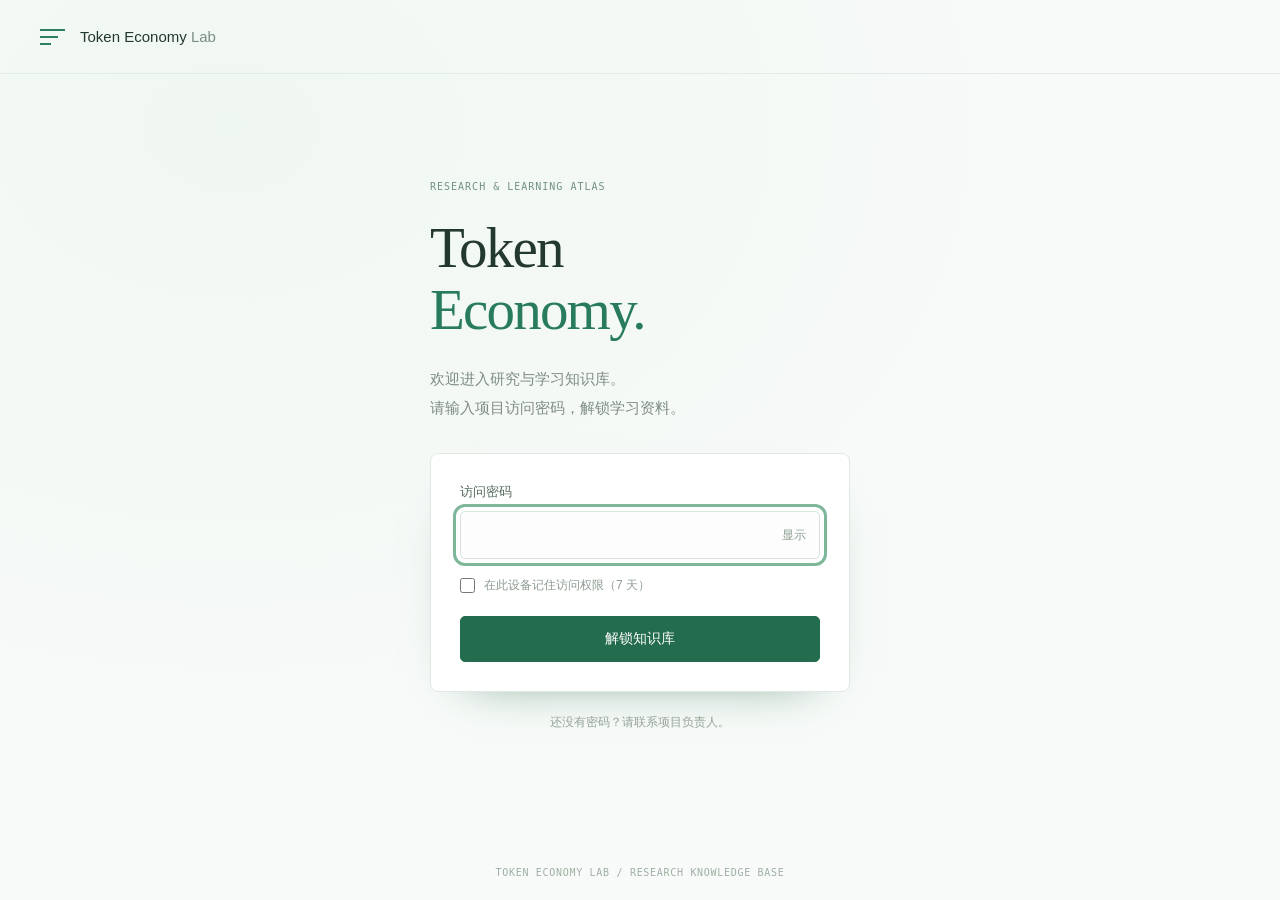
<file: topics/cache/index.html>
<!doctype html>
<html lang="zh-CN">
<head>
  <meta charset="utf-8">
  <meta name="viewport" content="width=device-width,initial-scale=1">
  <meta name="robots" content="noindex,nofollow">
  <meta name="referrer" content="no-referrer">
  <title>Token Economy Lab · 访问验证</title>
  <style>
    :root{color-scheme:light;font-family:Inter,-apple-system,BlinkMacSystemFont,'PingFang SC','Microsoft YaHei',sans-serif;color:#23382f;background:#f7faf8}*{box-sizing:border-box}body{margin:0;min-height:100svh;display:flex;flex-direction:column;background:radial-gradient(ellipse at 18% 14%,#e8f4ed77,transparent 55%)}button,input{font:inherit}button{cursor:pointer}a,input,button{outline-offset:4px}input:focus-visible,button:focus-visible{outline:3px solid #7eb69a}.hidden{display:none!important}.gate-header{padding:28px 40px;border-bottom:1px solid #e2ebe5;font-size:15px;display:flex;gap:13px;align-items:center}.mark{width:27px;display:grid;gap:5px}.mark i{display:block;width:25px;height:2px;background:#2c7f60}.mark i:nth-child(2){width:18px}.mark i:nth-child(3){width:11px}.gate-header b{font-weight:400;color:#7b8d80}.gate{display:flex;flex:1;align-items:center;justify-content:center;padding:45px 24px}.gate-content{width:420px;max-width:100%}.eyebrow{font:10px/1.5 'SFMono-Regular',Consolas,monospace;letter-spacing:.1em;color:#719180}.gate-content h1{font:400 57px/1.1 'Iowan Old Style',Baskerville,Georgia,serif;letter-spacing:-1.8px;margin:23px 0 0}.gate-content h1 em{font-style:normal;color:#287c5c}.description{font-size:15px;line-height:1.9;color:#7e8d82;margin:23px 0 31px}.gate-form{background:#fff;border:1px solid #dfe8e2;border-radius:8px;padding:29px;box-shadow:0 20px 50px -40px #3b7456}.field-label{display:block;font-size:13px;margin-bottom:10px;color:#526a59}.password-row{position:relative;display:flex}.password-row input{width:100%;height:48px;border:1px solid #d9e3dc;border-radius:5px;background:#fcfdfc;padding:11px 67px 11px 13px;font-size:16px;color:#284133}.password-row button{position:absolute;right:7px;top:9px;background:none;border:0;color:#8b9c8f;font-size:12px;padding:5px 7px;min-height:30px}.remember{display:flex;align-items:center;gap:9px;margin:17px 0 21px;font-size:12px;line-height:1.6;color:#8d9c91}.remember input{accent-color:#317e5d;margin:0;width:15px;height:15px}.submit{width:100%;height:46px;border:1px solid #246c4e;background:#246c4e;color:#fff;border-radius:5px;font-size:14px}.submit:hover{background:#185b3e}.submit:disabled{opacity:.65;cursor:wait}.error{font-size:13px;color:#ae5244;line-height:1.65;margin:13px 0 0}.gate-note{font-size:12px;color:#95a397;margin-top:22px;text-align:center}.gate-footer{padding:22px;text-align:center;font:10px 'SFMono-Regular',monospace;letter-spacing:.07em;color:#a0afa3}.loading{flex:1;display:grid;place-items:center;font-size:13px;color:#93a799}.loading span{padding:15px 25px;border:1px solid #dce7df;border-radius:5px;background:#fff}@media(max-width:480px){.gate-header{padding:23px;font-size:14px}.gate{padding:40px 24px}.gate-content h1{font-size:52px}.gate-form{padding:25px}.description{font-size:14px}.gate-footer{font-size:9px}}@media(prefers-reduced-motion:reduce){*{animation:none!important;transition:none!important}}
  </style>
</head>
<body>
  <header class="gate-header"><span class="mark" aria-hidden="true"><i></i><i></i><i></i></span><span>Token Economy <b>Lab</b></span></header>
  <div id="loading" class="loading"><span>正在验证访问权限…</span></div>
  <main id="gate" class="gate hidden"><div class="gate-content">
    <span class="eyebrow">RESEARCH & LEARNING ATLAS</span>
    <h1>Token<br><em>Economy.</em></h1>
    <p class="description">欢迎进入研究与学习知识库。<br>请输入项目访问密码，解锁学习资料。</p>
    <form class="gate-form" id="unlock-form">
      <label class="field-label" for="password">访问密码</label>
      <div class="password-row"><input id="password" type="password" autocomplete="current-password" required aria-describedby="error"><button type="button" id="toggle" aria-pressed="false" aria-label="显示密码">显示</button></div>
      <label class="remember"><input id="remember" type="checkbox">在此设备记住访问权限（7 天）</label>
      <button class="submit" id="submit" type="submit">解锁知识库</button>
      <p id="error" class="error hidden" role="alert"></p>
    </form>
    <p class="gate-note">还没有密码？请联系项目负责人。</p>
  </div></main>
  <footer class="gate-footer">TOKEN ECONOMY LAB / RESEARCH KNOWLEDGE BASE</footer>
  <noscript><p style="padding:24px;text-align:center">解锁加密资料需要启用 JavaScript。</p></noscript>
  <script>
    const staticryptInitiator = ((function(){
  const exports = {};
  const cryptoEngine = ((function(){
  const exports = {};
  const { subtle } = crypto;

const IV_BITS = 16 * 8;
const HEX_BITS = 4;
const ENCRYPTION_ALGO = "AES-CBC";

/**
 * Translates between utf8 encoded hexadecimal strings
 * and Uint8Array bytes.
 */
const HexEncoder = {
    /**
     * hex string -> bytes
     * @param {string} hexString
     * @returns {Uint8Array}
     */
    parse: function (hexString) {
        if (hexString.length % 2 !== 0) throw "Invalid hexString";
        const arrayBuffer = new Uint8Array(hexString.length / 2);

        for (let i = 0; i < hexString.length; i += 2) {
            const byteValue = parseInt(hexString.substring(i, i + 2), 16);
            if (isNaN(byteValue)) {
                throw "Invalid hexString";
            }
            arrayBuffer[i / 2] = byteValue;
        }
        return arrayBuffer;
    },

    /**
     * bytes -> hex string
     * @param {Uint8Array} bytes
     * @returns {string}
     */
    stringify: function (bytes) {
        const hexBytes = [];

        for (let i = 0; i < bytes.length; ++i) {
            let byteString = bytes[i].toString(16);
            if (byteString.length < 2) {
                byteString = "0" + byteString;
            }
            hexBytes.push(byteString);
        }
        return hexBytes.join("");
    },
};

/**
 * Translates between utf8 strings and Uint8Array bytes.
 */
const UTF8Encoder = {
    parse: function (str) {
        return new TextEncoder().encode(str);
    },

    stringify: function (bytes) {
        return new TextDecoder().decode(bytes);
    },
};

/**
 * Salt and encrypt a msg with a password.
 */
async function encrypt(msg, hashedPassword) {
    // Must be 16 bytes, unpredictable, and preferably cryptographically random. However, it need not be secret.
    // https://developer.mozilla.org/en-US/docs/Web/API/SubtleCrypto/encrypt#parameters
    const iv = crypto.getRandomValues(new Uint8Array(IV_BITS / 8));

    const key = await subtle.importKey("raw", HexEncoder.parse(hashedPassword), ENCRYPTION_ALGO, false, ["encrypt"]);

    const encrypted = await subtle.encrypt(
        {
            name: ENCRYPTION_ALGO,
            iv: iv,
        },
        key,
        UTF8Encoder.parse(msg)
    );

    // iv will be 32 hex characters, we prepend it to the ciphertext for use in decryption
    return HexEncoder.stringify(iv) + HexEncoder.stringify(new Uint8Array(encrypted));
}
exports.encrypt = encrypt;

/**
 * Decrypt a salted msg using a password.
 *
 * @param {string} encryptedMsg
 * @param {string} hashedPassword
 * @returns {Promise<string>}
 */
async function decrypt(encryptedMsg, hashedPassword) {
    const ivLength = IV_BITS / HEX_BITS;
    const iv = HexEncoder.parse(encryptedMsg.substring(0, ivLength));
    const encrypted = encryptedMsg.substring(ivLength);

    const key = await subtle.importKey("raw", HexEncoder.parse(hashedPassword), ENCRYPTION_ALGO, false, ["decrypt"]);

    const outBuffer = await subtle.decrypt(
        {
            name: ENCRYPTION_ALGO,
            iv: iv,
        },
        key,
        HexEncoder.parse(encrypted)
    );

    return UTF8Encoder.stringify(new Uint8Array(outBuffer));
}
exports.decrypt = decrypt;

/**
 * Salt and hash the password so it can be stored in localStorage without opening a password reuse vulnerability.
 *
 * @param {string} password
 * @param {string} salt
 * @returns {Promise<string>}
 */
async function hashPassword(password, salt) {
    // we hash the password in multiple steps, each adding more iterations. This is because we used to allow less
    // iterations, so for backward compatibility reasons, we need to support going from that to more iterations.
    let hashedPassword = await hashLegacyRound(password, salt);

    hashedPassword = await hashSecondRound(hashedPassword, salt);

    return hashThirdRound(hashedPassword, salt);
}
exports.hashPassword = hashPassword;

/**
 * This hashes the password with 1k iterations. This is a low number, we need this function to support backwards
 * compatibility.
 *
 * @param {string} password
 * @param {string} salt
 * @returns {Promise<string>}
 */
function hashLegacyRound(password, salt) {
    return pbkdf2(password, salt, 1000, "SHA-1");
}
exports.hashLegacyRound = hashLegacyRound;

/**
 * Add a second round of iterations. This is because we used to use 1k, so for backwards compatibility with
 * remember-me/autodecrypt links, we need to support going from that to more iterations.
 *
 * @param hashedPassword
 * @param salt
 * @returns {Promise<string>}
 */
function hashSecondRound(hashedPassword, salt) {
    return pbkdf2(hashedPassword, salt, 14000, "SHA-256");
}
exports.hashSecondRound = hashSecondRound;

/**
 * Add a third round of iterations to bring total number to 600k. This is because we used to use 1k, then 15k, so for
 * backwards compatibility with remember-me/autodecrypt links, we need to support going from that to more iterations.
 *
 * @param hashedPassword
 * @param salt
 * @returns {Promise<string>}
 */
function hashThirdRound(hashedPassword, salt) {
    return pbkdf2(hashedPassword, salt, 585000, "SHA-256");
}
exports.hashThirdRound = hashThirdRound;

/**
 * Salt and hash the password so it can be stored in localStorage without opening a password reuse vulnerability.
 *
 * @param {string} password
 * @param {string} salt
 * @param {int} iterations
 * @param {string} hashAlgorithm
 * @returns {Promise<string>}
 */
async function pbkdf2(password, salt, iterations, hashAlgorithm) {
    const key = await subtle.importKey("raw", UTF8Encoder.parse(password), "PBKDF2", false, ["deriveBits"]);

    const keyBytes = await subtle.deriveBits(
        {
            name: "PBKDF2",
            hash: hashAlgorithm,
            iterations,
            salt: UTF8Encoder.parse(salt),
        },
        key,
        256
    );

    return HexEncoder.stringify(new Uint8Array(keyBytes));
}

function generateRandomSalt() {
    const bytes = crypto.getRandomValues(new Uint8Array(128 / 8));

    return HexEncoder.stringify(new Uint8Array(bytes));
}
exports.generateRandomSalt = generateRandomSalt;

async function signMessage(hashedPassword, message) {
    const key = await subtle.importKey(
        "raw",
        HexEncoder.parse(hashedPassword),
        {
            name: "HMAC",
            hash: "SHA-256",
        },
        false,
        ["sign"]
    );
    const signature = await subtle.sign("HMAC", key, UTF8Encoder.parse(message));

    return HexEncoder.stringify(new Uint8Array(signature));
}
exports.signMessage = signMessage;

function getRandomAlphanum() {
    const possibleCharacters = "abcdefghijklmnopqrstuvwxyzABCDEFGHIJKLMNOPQRSTUVWXYZ0123456789";

    let byteArray;
    let parsedInt;

    // Keep generating new random bytes until we get a value that falls
    // within a range that can be evenly divided by possibleCharacters.length
    do {
        byteArray = crypto.getRandomValues(new Uint8Array(1));
        // extract the lowest byte to get an int from 0 to 255 (probably unnecessary, since we're only generating 1 byte)
        parsedInt = byteArray[0] & 0xff;
    } while (parsedInt >= 256 - (256 % possibleCharacters.length));

    // Take the modulo of the parsed integer to get a random number between 0 and totalLength - 1
    const randomIndex = parsedInt % possibleCharacters.length;

    return possibleCharacters[randomIndex];
}

/**
 * Generate a random string of a given length.
 *
 * @param {int} length
 * @returns {string}
 */
function generateRandomString(length) {
    let randomString = "";

    for (let i = 0; i < length; i++) {
        randomString += getRandomAlphanum();
    }

    return randomString;
}
exports.generateRandomString = generateRandomString;

  return exports;
})());
const codec = ((function(){
  const exports = {};
  /**
 * Initialize the codec with the provided cryptoEngine - this return functions to encode and decode messages.
 *
 * @param cryptoEngine - the engine to use for encryption / decryption
 */
function init(cryptoEngine) {
    const exports = {};

    /**
     * Top-level function for encoding a message.
     * Includes password hashing, encryption, and signing.
     *
     * @param {string} msg
     * @param {string} password
     * @param {string} salt
     *
     * @returns {string} The encoded text
     */
    async function encode(msg, password, salt) {
        const hashedPassword = await cryptoEngine.hashPassword(password, salt);

        const encrypted = await cryptoEngine.encrypt(msg, hashedPassword);

        // we use the hashed password in the HMAC because this is effectively what will be used a password (so we can store
        // it in localStorage safely, we don't use the clear text password)
        const hmac = await cryptoEngine.signMessage(hashedPassword, encrypted);

        return hmac + encrypted;
    }
    exports.encode = encode;

    /**
     * Encode using a password that has already been hashed. This is useful to encode multiple messages in a row, that way
     * we don't need to hash the password multiple times.
     *
     * @param {string} msg
     * @param {string} hashedPassword
     *
     * @returns {string} The encoded text
     */
    async function encodeWithHashedPassword(msg, hashedPassword) {
        const encrypted = await cryptoEngine.encrypt(msg, hashedPassword);

        // we use the hashed password in the HMAC because this is effectively what will be used a password (so we can store
        // it in localStorage safely, we don't use the clear text password)
        const hmac = await cryptoEngine.signMessage(hashedPassword, encrypted);

        return hmac + encrypted;
    }
    exports.encodeWithHashedPassword = encodeWithHashedPassword;

    /**
     * Top-level function for decoding a message.
     * Includes signature check and decryption.
     *
     * @param {string} signedMsg
     * @param {string} hashedPassword
     * @param {string} salt
     * @param {int} backwardCompatibleAttempt
     * @param {string} originalPassword
     *
     * @returns {Object} {success: true, decoded: string} | {success: false, message: string}
     */
    async function decode(signedMsg, hashedPassword, salt, backwardCompatibleAttempt = 0, originalPassword = "") {
        const encryptedHMAC = signedMsg.substring(0, 64);
        const encryptedMsg = signedMsg.substring(64);
        const decryptedHMAC = await cryptoEngine.signMessage(hashedPassword, encryptedMsg);

        if (decryptedHMAC !== encryptedHMAC) {
            // we have been raising the number of iterations in the hashing algorithm multiple times, so to support the old
            // remember-me/autodecrypt links we need to try bringing the old hashes up to speed.
            originalPassword = originalPassword || hashedPassword;
            if (backwardCompatibleAttempt === 0) {
                const updatedHashedPassword = await cryptoEngine.hashThirdRound(originalPassword, salt);

                return decode(signedMsg, updatedHashedPassword, salt, backwardCompatibleAttempt + 1, originalPassword);
            }
            if (backwardCompatibleAttempt === 1) {
                let updatedHashedPassword = await cryptoEngine.hashSecondRound(originalPassword, salt);
                updatedHashedPassword = await cryptoEngine.hashThirdRound(updatedHashedPassword, salt);

                return decode(signedMsg, updatedHashedPassword, salt, backwardCompatibleAttempt + 1, originalPassword);
            }

            return { success: false, message: "Signature mismatch" };
        }

        return {
            success: true,
            decoded: await cryptoEngine.decrypt(encryptedMsg, hashedPassword),
        };
    }
    exports.decode = decode;

    return exports;
}
exports.init = init;

  return exports;
})());
const decode = codec.init(cryptoEngine).decode;

/**
 * Initialize the staticrypt module, that exposes functions callbable by the password_template.
 *
 * @param {{
 *  staticryptEncryptedMsgUniqueVariableName: string,
 *  isRememberEnabled: boolean,
 *  rememberDurationInDays: number,
 *  staticryptSaltUniqueVariableName: string,
 * }} staticryptConfig - object of data that is stored on the password_template at encryption time.
 *
 * @param {{
 *  rememberExpirationKey: string,
 *  rememberPassphraseKey: string,
 *  replaceHtmlCallback: function,
 *  clearLocalStorageCallback: function,
 * }} templateConfig - object of data that can be configured by a custom password_template.
 */
function init(staticryptConfig, templateConfig) {
    const exports = {};

    /**
     * Decrypt our encrypted page, replace the whole HTML.
     *
     * @param {string} hashedPassword
     * @returns {Promise<boolean>}
     */
    async function decryptAndReplaceHtml(hashedPassword) {
        const { staticryptEncryptedMsgUniqueVariableName, staticryptSaltUniqueVariableName } = staticryptConfig;
        const { replaceHtmlCallback } = templateConfig;

        const result = await decode(
            staticryptEncryptedMsgUniqueVariableName,
            hashedPassword,
            staticryptSaltUniqueVariableName
        );
        if (!result.success) {
            return false;
        }
        const plainHTML = result.decoded;

        // if the user configured a callback call it, otherwise just replace the whole HTML
        if (typeof replaceHtmlCallback === "function") {
            replaceHtmlCallback(plainHTML);
        } else {
            document.write(plainHTML);
            document.close();
        }

        return true;
    }

    /**
     * Attempt to decrypt the page and replace the whole HTML.
     *
     * @param {string} password
     * @param {boolean} isRememberChecked
     *
     * @returns {Promise<{isSuccessful: boolean, hashedPassword?: string}>} - we return an object, so that if we want to
     *   expose more information in the future we can do it without breaking the password_template
     */
    async function handleDecryptionOfPage(password, isRememberChecked) {
        const { staticryptSaltUniqueVariableName } = staticryptConfig;

        // decrypt and replace the whole page
        const hashedPassword = await cryptoEngine.hashPassword(password, staticryptSaltUniqueVariableName);
        return handleDecryptionOfPageFromHash(hashedPassword, isRememberChecked);
    }
    exports.handleDecryptionOfPage = handleDecryptionOfPage;

    async function handleDecryptionOfPageFromHash(hashedPassword, isRememberChecked) {
        const { isRememberEnabled, rememberDurationInDays } = staticryptConfig;
        const { rememberExpirationKey, rememberPassphraseKey } = templateConfig;

        const isDecryptionSuccessful = await decryptAndReplaceHtml(hashedPassword);

        if (!isDecryptionSuccessful) {
            return {
                isSuccessful: false,
                hashedPassword,
            };
        }

        // remember the hashedPassword and set its expiration if necessary
        if (isRememberEnabled && isRememberChecked) {
            window.localStorage.setItem(rememberPassphraseKey, hashedPassword);

            // set the expiration if the duration isn't 0 (meaning no expiration)
            if (rememberDurationInDays > 0) {
                window.localStorage.setItem(
                    rememberExpirationKey,
                    (new Date().getTime() + rememberDurationInDays * 24 * 60 * 60 * 1000).toString()
                );
            }
        }

        return {
            isSuccessful: true,
            hashedPassword,
        };
    }
    exports.handleDecryptionOfPageFromHash = handleDecryptionOfPageFromHash;

    /**
     * Clear localstorage from staticrypt related values
     */
    function clearLocalStorage() {
        const { clearLocalStorageCallback, rememberExpirationKey, rememberPassphraseKey } = templateConfig;

        if (typeof clearLocalStorageCallback === "function") {
            clearLocalStorageCallback();
        } else {
            localStorage.removeItem(rememberPassphraseKey);
            localStorage.removeItem(rememberExpirationKey);
        }
    }

    async function handleDecryptOnLoad() {
        let isSuccessful = await decryptOnLoadFromUrl();

        if (!isSuccessful) {
            isSuccessful = await decryptOnLoadFromRememberMe();
        }

        return { isSuccessful };
    }
    exports.handleDecryptOnLoad = handleDecryptOnLoad;

    /**
     * Clear storage if we are logging out
     *
     * @returns {boolean} - whether we logged out
     */
    function logoutIfNeeded() {
        const logoutKey = "staticrypt_logout";

        // handle logout through query param
        const queryParams = new URLSearchParams(window.location.search);
        if (queryParams.has(logoutKey)) {
            clearLocalStorage();
            return true;
        }

        // handle logout through URL fragment
        const hash = window.location.hash.substring(1);
        if (hash.includes(logoutKey)) {
            clearLocalStorage();
            return true;
        }

        return false;
    }

    /**
     * To be called on load: check if we want to try to decrypt and replace the HTML with the decrypted content, and
     * try to do it if needed.
     *
     * @returns {Promise<boolean>} true if we derypted and replaced the whole page, false otherwise
     */
    async function decryptOnLoadFromRememberMe() {
        const { rememberDurationInDays } = staticryptConfig;
        const { rememberExpirationKey, rememberPassphraseKey } = templateConfig;

        // if we are login out, terminate
        if (logoutIfNeeded()) {
            return false;
        }

        // if there is expiration configured, check if we're not beyond the expiration
        if (rememberDurationInDays && rememberDurationInDays > 0) {
            const expiration = localStorage.getItem(rememberExpirationKey),
                isExpired = expiration && new Date().getTime() > parseInt(expiration);

            if (isExpired) {
                clearLocalStorage();
                return false;
            }
        }

        const hashedPassword = localStorage.getItem(rememberPassphraseKey);

        if (hashedPassword) {
            // try to decrypt
            const isDecryptionSuccessful = await decryptAndReplaceHtml(hashedPassword);

            // if the decryption is unsuccessful the password might be wrong - silently clear the saved data and let
            // the user fill the password form again
            if (!isDecryptionSuccessful) {
                clearLocalStorage();
                return false;
            }

            return true;
        }

        return false;
    }

    async function decryptOnLoadFromUrl() {
        const passwordKey = "staticrypt_pwd";
        const rememberMeKey = "remember_me";

        // try to get the password from the query param (for backward compatibility - we now want to avoid this method,
        // since it sends the hashed password to the server which isn't needed)
        const queryParams = new URLSearchParams(window.location.search);
        const hashedPasswordQuery = queryParams.get(passwordKey);
        const rememberMeQuery = queryParams.get(rememberMeKey);

        const urlFragment = window.location.hash.substring(1);
        // get the password from the url fragment
        const hashedPasswordRegexMatch = urlFragment.match(new RegExp(passwordKey + "=([^&]*)"));
        const hashedPasswordFragment = hashedPasswordRegexMatch ? hashedPasswordRegexMatch[1] : null;
        const rememberMeFragment = urlFragment.includes(rememberMeKey);

        const hashedPassword = hashedPasswordFragment || hashedPasswordQuery;
        const rememberMe = rememberMeFragment || rememberMeQuery;

        if (hashedPassword) {
            return handleDecryptionOfPageFromHash(hashedPassword, rememberMe);
        }

        return false;
    }

    return exports;
}
exports.init = init;

  return exports;
})());
    const staticryptConfig = {"staticryptEncryptedMsgUniqueVariableName":"[base64]","isRememberEnabled":true,"rememberDurationInDays":7,"staticryptSaltUniqueVariableName":"2ae15f9b9b8bfd22169ea02ef9ca25de"};
    let unlockedHTML = null;
    const engine = staticryptInitiator.init(staticryptConfig, {
      rememberExpirationKey: 'tel-expiration',
      rememberPassphraseKey: 'tel-passphrase',
      replaceHtmlCallback: html => { unlockedHTML = html; },
      clearLocalStorageCallback: () => sessionStorage.removeItem('tel-session'),
    });
    function replacePage() { document.open(); document.write(unlockedHTML); document.close(); }
    function showGate() { document.getElementById('loading').classList.add('hidden');document.getElementById('gate').classList.remove('hidden');document.getElementById('password').focus(); }
    window.addEventListener('load', async () => {
      try {
        const result = await engine.handleDecryptOnLoad();
        if(result.isSuccessful) { if(result.hashedPassword)sessionStorage.setItem('tel-session',result.hashedPassword);replacePage();return; }
        const session = sessionStorage.getItem('tel-session');
        if(session) {const decoded=await engine.handleDecryptionOfPageFromHash(session,false);if(decoded.isSuccessful){replacePage();return;}sessionStorage.removeItem('tel-session');}
      } catch { document.getElementById('error').textContent='无法完成解锁，请使用支持 HTTPS 与 WebCrypto 的浏览器。';document.getElementById('error').classList.remove('hidden'); }
      showGate();
    });
    document.getElementById('toggle').addEventListener('click', () => {const input=document.getElementById('password');const visible=input.type==='password';input.type=visible?'text':'password';const button=document.getElementById('toggle');button.textContent=visible?'隐藏':'显示';button.setAttribute('aria-pressed',String(visible));button.setAttribute('aria-label',visible?'隐藏密码':'显示密码');});
    document.getElementById('unlock-form').addEventListener('submit', async e => {
      e.preventDefault();const submit=document.getElementById('submit');submit.disabled=true;submit.textContent='正在解锁…';const error=document.getElementById('error');error.classList.add('hidden');
      try {const result=await engine.handleDecryptionOfPage(document.getElementById('password').value,document.getElementById('remember').checked);if(result.isSuccessful){sessionStorage.setItem('tel-session',result.hashedPassword);replacePage();return;}error.textContent='密码不正确，请重新输入。';}catch{error.textContent='解锁失败，请刷新页面后重试。';}
      error.classList.remove('hidden');submit.disabled=false;submit.textContent='解锁知识库';
    });
  </script>
</body>
</html>
</file>
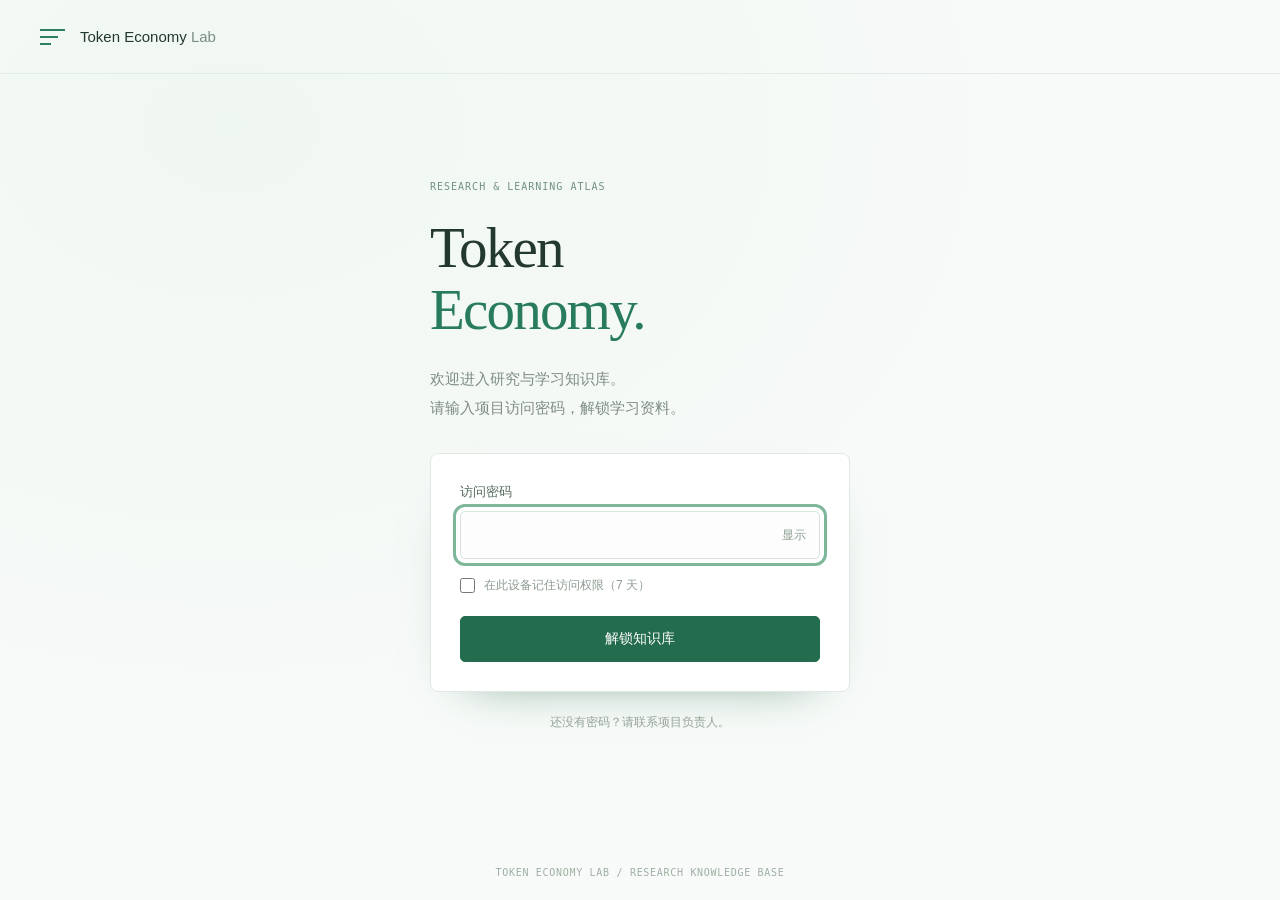
<file: topics/context/index.html>
<!doctype html>
<html lang="zh-CN">
<head>
  <meta charset="utf-8">
  <meta name="viewport" content="width=device-width,initial-scale=1">
  <meta name="robots" content="noindex,nofollow">
  <meta name="referrer" content="no-referrer">
  <title>Token Economy Lab · 访问验证</title>
  <style>
    :root{color-scheme:light;font-family:Inter,-apple-system,BlinkMacSystemFont,'PingFang SC','Microsoft YaHei',sans-serif;color:#23382f;background:#f7faf8}*{box-sizing:border-box}body{margin:0;min-height:100svh;display:flex;flex-direction:column;background:radial-gradient(ellipse at 18% 14%,#e8f4ed77,transparent 55%)}button,input{font:inherit}button{cursor:pointer}a,input,button{outline-offset:4px}input:focus-visible,button:focus-visible{outline:3px solid #7eb69a}.hidden{display:none!important}.gate-header{padding:28px 40px;border-bottom:1px solid #e2ebe5;font-size:15px;display:flex;gap:13px;align-items:center}.mark{width:27px;display:grid;gap:5px}.mark i{display:block;width:25px;height:2px;background:#2c7f60}.mark i:nth-child(2){width:18px}.mark i:nth-child(3){width:11px}.gate-header b{font-weight:400;color:#7b8d80}.gate{display:flex;flex:1;align-items:center;justify-content:center;padding:45px 24px}.gate-content{width:420px;max-width:100%}.eyebrow{font:10px/1.5 'SFMono-Regular',Consolas,monospace;letter-spacing:.1em;color:#719180}.gate-content h1{font:400 57px/1.1 'Iowan Old Style',Baskerville,Georgia,serif;letter-spacing:-1.8px;margin:23px 0 0}.gate-content h1 em{font-style:normal;color:#287c5c}.description{font-size:15px;line-height:1.9;color:#7e8d82;margin:23px 0 31px}.gate-form{background:#fff;border:1px solid #dfe8e2;border-radius:8px;padding:29px;box-shadow:0 20px 50px -40px #3b7456}.field-label{display:block;font-size:13px;margin-bottom:10px;color:#526a59}.password-row{position:relative;display:flex}.password-row input{width:100%;height:48px;border:1px solid #d9e3dc;border-radius:5px;background:#fcfdfc;padding:11px 67px 11px 13px;font-size:16px;color:#284133}.password-row button{position:absolute;right:7px;top:9px;background:none;border:0;color:#8b9c8f;font-size:12px;padding:5px 7px;min-height:30px}.remember{display:flex;align-items:center;gap:9px;margin:17px 0 21px;font-size:12px;line-height:1.6;color:#8d9c91}.remember input{accent-color:#317e5d;margin:0;width:15px;height:15px}.submit{width:100%;height:46px;border:1px solid #246c4e;background:#246c4e;color:#fff;border-radius:5px;font-size:14px}.submit:hover{background:#185b3e}.submit:disabled{opacity:.65;cursor:wait}.error{font-size:13px;color:#ae5244;line-height:1.65;margin:13px 0 0}.gate-note{font-size:12px;color:#95a397;margin-top:22px;text-align:center}.gate-footer{padding:22px;text-align:center;font:10px 'SFMono-Regular',monospace;letter-spacing:.07em;color:#a0afa3}.loading{flex:1;display:grid;place-items:center;font-size:13px;color:#93a799}.loading span{padding:15px 25px;border:1px solid #dce7df;border-radius:5px;background:#fff}@media(max-width:480px){.gate-header{padding:23px;font-size:14px}.gate{padding:40px 24px}.gate-content h1{font-size:52px}.gate-form{padding:25px}.description{font-size:14px}.gate-footer{font-size:9px}}@media(prefers-reduced-motion:reduce){*{animation:none!important;transition:none!important}}
  </style>
</head>
<body>
  <header class="gate-header"><span class="mark" aria-hidden="true"><i></i><i></i><i></i></span><span>Token Economy <b>Lab</b></span></header>
  <div id="loading" class="loading"><span>正在验证访问权限…</span></div>
  <main id="gate" class="gate hidden"><div class="gate-content">
    <span class="eyebrow">RESEARCH & LEARNING ATLAS</span>
    <h1>Token<br><em>Economy.</em></h1>
    <p class="description">欢迎进入研究与学习知识库。<br>请输入项目访问密码，解锁学习资料。</p>
    <form class="gate-form" id="unlock-form">
      <label class="field-label" for="password">访问密码</label>
      <div class="password-row"><input id="password" type="password" autocomplete="current-password" required aria-describedby="error"><button type="button" id="toggle" aria-pressed="false" aria-label="显示密码">显示</button></div>
      <label class="remember"><input id="remember" type="checkbox">在此设备记住访问权限（7 天）</label>
      <button class="submit" id="submit" type="submit">解锁知识库</button>
      <p id="error" class="error hidden" role="alert"></p>
    </form>
    <p class="gate-note">还没有密码？请联系项目负责人。</p>
  </div></main>
  <footer class="gate-footer">TOKEN ECONOMY LAB / RESEARCH KNOWLEDGE BASE</footer>
  <noscript><p style="padding:24px;text-align:center">解锁加密资料需要启用 JavaScript。</p></noscript>
  <script>
    const staticryptInitiator = ((function(){
  const exports = {};
  const cryptoEngine = ((function(){
  const exports = {};
  const { subtle } = crypto;

const IV_BITS = 16 * 8;
const HEX_BITS = 4;
const ENCRYPTION_ALGO = "AES-CBC";

/**
 * Translates between utf8 encoded hexadecimal strings
 * and Uint8Array bytes.
 */
const HexEncoder = {
    /**
     * hex string -> bytes
     * @param {string} hexString
     * @returns {Uint8Array}
     */
    parse: function (hexString) {
        if (hexString.length % 2 !== 0) throw "Invalid hexString";
        const arrayBuffer = new Uint8Array(hexString.length / 2);

        for (let i = 0; i < hexString.length; i += 2) {
            const byteValue = parseInt(hexString.substring(i, i + 2), 16);
            if (isNaN(byteValue)) {
                throw "Invalid hexString";
            }
            arrayBuffer[i / 2] = byteValue;
        }
        return arrayBuffer;
    },

    /**
     * bytes -> hex string
     * @param {Uint8Array} bytes
     * @returns {string}
     */
    stringify: function (bytes) {
        const hexBytes = [];

        for (let i = 0; i < bytes.length; ++i) {
            let byteString = bytes[i].toString(16);
            if (byteString.length < 2) {
                byteString = "0" + byteString;
            }
            hexBytes.push(byteString);
        }
        return hexBytes.join("");
    },
};

/**
 * Translates between utf8 strings and Uint8Array bytes.
 */
const UTF8Encoder = {
    parse: function (str) {
        return new TextEncoder().encode(str);
    },

    stringify: function (bytes) {
        return new TextDecoder().decode(bytes);
    },
};

/**
 * Salt and encrypt a msg with a password.
 */
async function encrypt(msg, hashedPassword) {
    // Must be 16 bytes, unpredictable, and preferably cryptographically random. However, it need not be secret.
    // https://developer.mozilla.org/en-US/docs/Web/API/SubtleCrypto/encrypt#parameters
    const iv = crypto.getRandomValues(new Uint8Array(IV_BITS / 8));

    const key = await subtle.importKey("raw", HexEncoder.parse(hashedPassword), ENCRYPTION_ALGO, false, ["encrypt"]);

    const encrypted = await subtle.encrypt(
        {
            name: ENCRYPTION_ALGO,
            iv: iv,
        },
        key,
        UTF8Encoder.parse(msg)
    );

    // iv will be 32 hex characters, we prepend it to the ciphertext for use in decryption
    return HexEncoder.stringify(iv) + HexEncoder.stringify(new Uint8Array(encrypted));
}
exports.encrypt = encrypt;

/**
 * Decrypt a salted msg using a password.
 *
 * @param {string} encryptedMsg
 * @param {string} hashedPassword
 * @returns {Promise<string>}
 */
async function decrypt(encryptedMsg, hashedPassword) {
    const ivLength = IV_BITS / HEX_BITS;
    const iv = HexEncoder.parse(encryptedMsg.substring(0, ivLength));
    const encrypted = encryptedMsg.substring(ivLength);

    const key = await subtle.importKey("raw", HexEncoder.parse(hashedPassword), ENCRYPTION_ALGO, false, ["decrypt"]);

    const outBuffer = await subtle.decrypt(
        {
            name: ENCRYPTION_ALGO,
            iv: iv,
        },
        key,
        HexEncoder.parse(encrypted)
    );

    return UTF8Encoder.stringify(new Uint8Array(outBuffer));
}
exports.decrypt = decrypt;

/**
 * Salt and hash the password so it can be stored in localStorage without opening a password reuse vulnerability.
 *
 * @param {string} password
 * @param {string} salt
 * @returns {Promise<string>}
 */
async function hashPassword(password, salt) {
    // we hash the password in multiple steps, each adding more iterations. This is because we used to allow less
    // iterations, so for backward compatibility reasons, we need to support going from that to more iterations.
    let hashedPassword = await hashLegacyRound(password, salt);

    hashedPassword = await hashSecondRound(hashedPassword, salt);

    return hashThirdRound(hashedPassword, salt);
}
exports.hashPassword = hashPassword;

/**
 * This hashes the password with 1k iterations. This is a low number, we need this function to support backwards
 * compatibility.
 *
 * @param {string} password
 * @param {string} salt
 * @returns {Promise<string>}
 */
function hashLegacyRound(password, salt) {
    return pbkdf2(password, salt, 1000, "SHA-1");
}
exports.hashLegacyRound = hashLegacyRound;

/**
 * Add a second round of iterations. This is because we used to use 1k, so for backwards compatibility with
 * remember-me/autodecrypt links, we need to support going from that to more iterations.
 *
 * @param hashedPassword
 * @param salt
 * @returns {Promise<string>}
 */
function hashSecondRound(hashedPassword, salt) {
    return pbkdf2(hashedPassword, salt, 14000, "SHA-256");
}
exports.hashSecondRound = hashSecondRound;

/**
 * Add a third round of iterations to bring total number to 600k. This is because we used to use 1k, then 15k, so for
 * backwards compatibility with remember-me/autodecrypt links, we need to support going from that to more iterations.
 *
 * @param hashedPassword
 * @param salt
 * @returns {Promise<string>}
 */
function hashThirdRound(hashedPassword, salt) {
    return pbkdf2(hashedPassword, salt, 585000, "SHA-256");
}
exports.hashThirdRound = hashThirdRound;

/**
 * Salt and hash the password so it can be stored in localStorage without opening a password reuse vulnerability.
 *
 * @param {string} password
 * @param {string} salt
 * @param {int} iterations
 * @param {string} hashAlgorithm
 * @returns {Promise<string>}
 */
async function pbkdf2(password, salt, iterations, hashAlgorithm) {
    const key = await subtle.importKey("raw", UTF8Encoder.parse(password), "PBKDF2", false, ["deriveBits"]);

    const keyBytes = await subtle.deriveBits(
        {
            name: "PBKDF2",
            hash: hashAlgorithm,
            iterations,
            salt: UTF8Encoder.parse(salt),
        },
        key,
        256
    );

    return HexEncoder.stringify(new Uint8Array(keyBytes));
}

function generateRandomSalt() {
    const bytes = crypto.getRandomValues(new Uint8Array(128 / 8));

    return HexEncoder.stringify(new Uint8Array(bytes));
}
exports.generateRandomSalt = generateRandomSalt;

async function signMessage(hashedPassword, message) {
    const key = await subtle.importKey(
        "raw",
        HexEncoder.parse(hashedPassword),
        {
            name: "HMAC",
            hash: "SHA-256",
        },
        false,
        ["sign"]
    );
    const signature = await subtle.sign("HMAC", key, UTF8Encoder.parse(message));

    return HexEncoder.stringify(new Uint8Array(signature));
}
exports.signMessage = signMessage;

function getRandomAlphanum() {
    const possibleCharacters = "abcdefghijklmnopqrstuvwxyzABCDEFGHIJKLMNOPQRSTUVWXYZ0123456789";

    let byteArray;
    let parsedInt;

    // Keep generating new random bytes until we get a value that falls
    // within a range that can be evenly divided by possibleCharacters.length
    do {
        byteArray = crypto.getRandomValues(new Uint8Array(1));
        // extract the lowest byte to get an int from 0 to 255 (probably unnecessary, since we're only generating 1 byte)
        parsedInt = byteArray[0] & 0xff;
    } while (parsedInt >= 256 - (256 % possibleCharacters.length));

    // Take the modulo of the parsed integer to get a random number between 0 and totalLength - 1
    const randomIndex = parsedInt % possibleCharacters.length;

    return possibleCharacters[randomIndex];
}

/**
 * Generate a random string of a given length.
 *
 * @param {int} length
 * @returns {string}
 */
function generateRandomString(length) {
    let randomString = "";

    for (let i = 0; i < length; i++) {
        randomString += getRandomAlphanum();
    }

    return randomString;
}
exports.generateRandomString = generateRandomString;

  return exports;
})());
const codec = ((function(){
  const exports = {};
  /**
 * Initialize the codec with the provided cryptoEngine - this return functions to encode and decode messages.
 *
 * @param cryptoEngine - the engine to use for encryption / decryption
 */
function init(cryptoEngine) {
    const exports = {};

    /**
     * Top-level function for encoding a message.
     * Includes password hashing, encryption, and signing.
     *
     * @param {string} msg
     * @param {string} password
     * @param {string} salt
     *
     * @returns {string} The encoded text
     */
    async function encode(msg, password, salt) {
        const hashedPassword = await cryptoEngine.hashPassword(password, salt);

        const encrypted = await cryptoEngine.encrypt(msg, hashedPassword);

        // we use the hashed password in the HMAC because this is effectively what will be used a password (so we can store
        // it in localStorage safely, we don't use the clear text password)
        const hmac = await cryptoEngine.signMessage(hashedPassword, encrypted);

        return hmac + encrypted;
    }
    exports.encode = encode;

    /**
     * Encode using a password that has already been hashed. This is useful to encode multiple messages in a row, that way
     * we don't need to hash the password multiple times.
     *
     * @param {string} msg
     * @param {string} hashedPassword
     *
     * @returns {string} The encoded text
     */
    async function encodeWithHashedPassword(msg, hashedPassword) {
        const encrypted = await cryptoEngine.encrypt(msg, hashedPassword);

        // we use the hashed password in the HMAC because this is effectively what will be used a password (so we can store
        // it in localStorage safely, we don't use the clear text password)
        const hmac = await cryptoEngine.signMessage(hashedPassword, encrypted);

        return hmac + encrypted;
    }
    exports.encodeWithHashedPassword = encodeWithHashedPassword;

    /**
     * Top-level function for decoding a message.
     * Includes signature check and decryption.
     *
     * @param {string} signedMsg
     * @param {string} hashedPassword
     * @param {string} salt
     * @param {int} backwardCompatibleAttempt
     * @param {string} originalPassword
     *
     * @returns {Object} {success: true, decoded: string} | {success: false, message: string}
     */
    async function decode(signedMsg, hashedPassword, salt, backwardCompatibleAttempt = 0, originalPassword = "") {
        const encryptedHMAC = signedMsg.substring(0, 64);
        const encryptedMsg = signedMsg.substring(64);
        const decryptedHMAC = await cryptoEngine.signMessage(hashedPassword, encryptedMsg);

        if (decryptedHMAC !== encryptedHMAC) {
            // we have been raising the number of iterations in the hashing algorithm multiple times, so to support the old
            // remember-me/autodecrypt links we need to try bringing the old hashes up to speed.
            originalPassword = originalPassword || hashedPassword;
            if (backwardCompatibleAttempt === 0) {
                const updatedHashedPassword = await cryptoEngine.hashThirdRound(originalPassword, salt);

                return decode(signedMsg, updatedHashedPassword, salt, backwardCompatibleAttempt + 1, originalPassword);
            }
            if (backwardCompatibleAttempt === 1) {
                let updatedHashedPassword = await cryptoEngine.hashSecondRound(originalPassword, salt);
                updatedHashedPassword = await cryptoEngine.hashThirdRound(updatedHashedPassword, salt);

                return decode(signedMsg, updatedHashedPassword, salt, backwardCompatibleAttempt + 1, originalPassword);
            }

            return { success: false, message: "Signature mismatch" };
        }

        return {
            success: true,
            decoded: await cryptoEngine.decrypt(encryptedMsg, hashedPassword),
        };
    }
    exports.decode = decode;

    return exports;
}
exports.init = init;

  return exports;
})());
const decode = codec.init(cryptoEngine).decode;

/**
 * Initialize the staticrypt module, that exposes functions callbable by the password_template.
 *
 * @param {{
 *  staticryptEncryptedMsgUniqueVariableName: string,
 *  isRememberEnabled: boolean,
 *  rememberDurationInDays: number,
 *  staticryptSaltUniqueVariableName: string,
 * }} staticryptConfig - object of data that is stored on the password_template at encryption time.
 *
 * @param {{
 *  rememberExpirationKey: string,
 *  rememberPassphraseKey: string,
 *  replaceHtmlCallback: function,
 *  clearLocalStorageCallback: function,
 * }} templateConfig - object of data that can be configured by a custom password_template.
 */
function init(staticryptConfig, templateConfig) {
    const exports = {};

    /**
     * Decrypt our encrypted page, replace the whole HTML.
     *
     * @param {string} hashedPassword
     * @returns {Promise<boolean>}
     */
    async function decryptAndReplaceHtml(hashedPassword) {
        const { staticryptEncryptedMsgUniqueVariableName, staticryptSaltUniqueVariableName } = staticryptConfig;
        const { replaceHtmlCallback } = templateConfig;

        const result = await decode(
            staticryptEncryptedMsgUniqueVariableName,
            hashedPassword,
            staticryptSaltUniqueVariableName
        );
        if (!result.success) {
            return false;
        }
        const plainHTML = result.decoded;

        // if the user configured a callback call it, otherwise just replace the whole HTML
        if (typeof replaceHtmlCallback === "function") {
            replaceHtmlCallback(plainHTML);
        } else {
            document.write(plainHTML);
            document.close();
        }

        return true;
    }

    /**
     * Attempt to decrypt the page and replace the whole HTML.
     *
     * @param {string} password
     * @param {boolean} isRememberChecked
     *
     * @returns {Promise<{isSuccessful: boolean, hashedPassword?: string}>} - we return an object, so that if we want to
     *   expose more information in the future we can do it without breaking the password_template
     */
    async function handleDecryptionOfPage(password, isRememberChecked) {
        const { staticryptSaltUniqueVariableName } = staticryptConfig;

        // decrypt and replace the whole page
        const hashedPassword = await cryptoEngine.hashPassword(password, staticryptSaltUniqueVariableName);
        return handleDecryptionOfPageFromHash(hashedPassword, isRememberChecked);
    }
    exports.handleDecryptionOfPage = handleDecryptionOfPage;

    async function handleDecryptionOfPageFromHash(hashedPassword, isRememberChecked) {
        const { isRememberEnabled, rememberDurationInDays } = staticryptConfig;
        const { rememberExpirationKey, rememberPassphraseKey } = templateConfig;

        const isDecryptionSuccessful = await decryptAndReplaceHtml(hashedPassword);

        if (!isDecryptionSuccessful) {
            return {
                isSuccessful: false,
                hashedPassword,
            };
        }

        // remember the hashedPassword and set its expiration if necessary
        if (isRememberEnabled && isRememberChecked) {
            window.localStorage.setItem(rememberPassphraseKey, hashedPassword);

            // set the expiration if the duration isn't 0 (meaning no expiration)
            if (rememberDurationInDays > 0) {
                window.localStorage.setItem(
                    rememberExpirationKey,
                    (new Date().getTime() + rememberDurationInDays * 24 * 60 * 60 * 1000).toString()
                );
            }
        }

        return {
            isSuccessful: true,
            hashedPassword,
        };
    }
    exports.handleDecryptionOfPageFromHash = handleDecryptionOfPageFromHash;

    /**
     * Clear localstorage from staticrypt related values
     */
    function clearLocalStorage() {
        const { clearLocalStorageCallback, rememberExpirationKey, rememberPassphraseKey } = templateConfig;

        if (typeof clearLocalStorageCallback === "function") {
            clearLocalStorageCallback();
        } else {
            localStorage.removeItem(rememberPassphraseKey);
            localStorage.removeItem(rememberExpirationKey);
        }
    }

    async function handleDecryptOnLoad() {
        let isSuccessful = await decryptOnLoadFromUrl();

        if (!isSuccessful) {
            isSuccessful = await decryptOnLoadFromRememberMe();
        }

        return { isSuccessful };
    }
    exports.handleDecryptOnLoad = handleDecryptOnLoad;

    /**
     * Clear storage if we are logging out
     *
     * @returns {boolean} - whether we logged out
     */
    function logoutIfNeeded() {
        const logoutKey = "staticrypt_logout";

        // handle logout through query param
        const queryParams = new URLSearchParams(window.location.search);
        if (queryParams.has(logoutKey)) {
            clearLocalStorage();
            return true;
        }

        // handle logout through URL fragment
        const hash = window.location.hash.substring(1);
        if (hash.includes(logoutKey)) {
            clearLocalStorage();
            return true;
        }

        return false;
    }

    /**
     * To be called on load: check if we want to try to decrypt and replace the HTML with the decrypted content, and
     * try to do it if needed.
     *
     * @returns {Promise<boolean>} true if we derypted and replaced the whole page, false otherwise
     */
    async function decryptOnLoadFromRememberMe() {
        const { rememberDurationInDays } = staticryptConfig;
        const { rememberExpirationKey, rememberPassphraseKey } = templateConfig;

        // if we are login out, terminate
        if (logoutIfNeeded()) {
            return false;
        }

        // if there is expiration configured, check if we're not beyond the expiration
        if (rememberDurationInDays && rememberDurationInDays > 0) {
            const expiration = localStorage.getItem(rememberExpirationKey),
                isExpired = expiration && new Date().getTime() > parseInt(expiration);

            if (isExpired) {
                clearLocalStorage();
                return false;
            }
        }

        const hashedPassword = localStorage.getItem(rememberPassphraseKey);

        if (hashedPassword) {
            // try to decrypt
            const isDecryptionSuccessful = await decryptAndReplaceHtml(hashedPassword);

            // if the decryption is unsuccessful the password might be wrong - silently clear the saved data and let
            // the user fill the password form again
            if (!isDecryptionSuccessful) {
                clearLocalStorage();
                return false;
            }

            return true;
        }

        return false;
    }

    async function decryptOnLoadFromUrl() {
        const passwordKey = "staticrypt_pwd";
        const rememberMeKey = "remember_me";

        // try to get the password from the query param (for backward compatibility - we now want to avoid this method,
        // since it sends the hashed password to the server which isn't needed)
        const queryParams = new URLSearchParams(window.location.search);
        const hashedPasswordQuery = queryParams.get(passwordKey);
        const rememberMeQuery = queryParams.get(rememberMeKey);

        const urlFragment = window.location.hash.substring(1);
        // get the password from the url fragment
        const hashedPasswordRegexMatch = urlFragment.match(new RegExp(passwordKey + "=([^&]*)"));
        const hashedPasswordFragment = hashedPasswordRegexMatch ? hashedPasswordRegexMatch[1] : null;
        const rememberMeFragment = urlFragment.includes(rememberMeKey);

        const hashedPassword = hashedPasswordFragment || hashedPasswordQuery;
        const rememberMe = rememberMeFragment || rememberMeQuery;

        if (hashedPassword) {
            return handleDecryptionOfPageFromHash(hashedPassword, rememberMe);
        }

        return false;
    }

    return exports;
}
exports.init = init;

  return exports;
})());
    const staticryptConfig = {"staticryptEncryptedMsgUniqueVariableName":"[base64]","isRememberEnabled":true,"rememberDurationInDays":7,"staticryptSaltUniqueVariableName":"2ae15f9b9b8bfd22169ea02ef9ca25de"};
    let unlockedHTML = null;
    const engine = staticryptInitiator.init(staticryptConfig, {
      rememberExpirationKey: 'tel-expiration',
      rememberPassphraseKey: 'tel-passphrase',
      replaceHtmlCallback: html => { unlockedHTML = html; },
      clearLocalStorageCallback: () => sessionStorage.removeItem('tel-session'),
    });
    function replacePage() { document.open(); document.write(unlockedHTML); document.close(); }
    function showGate() { document.getElementById('loading').classList.add('hidden');document.getElementById('gate').classList.remove('hidden');document.getElementById('password').focus(); }
    window.addEventListener('load', async () => {
      try {
        const result = await engine.handleDecryptOnLoad();
        if(result.isSuccessful) { if(result.hashedPassword)sessionStorage.setItem('tel-session',result.hashedPassword);replacePage();return; }
        const session = sessionStorage.getItem('tel-session');
        if(session) {const decoded=await engine.handleDecryptionOfPageFromHash(session,false);if(decoded.isSuccessful){replacePage();return;}sessionStorage.removeItem('tel-session');}
      } catch { document.getElementById('error').textContent='无法完成解锁，请使用支持 HTTPS 与 WebCrypto 的浏览器。';document.getElementById('error').classList.remove('hidden'); }
      showGate();
    });
    document.getElementById('toggle').addEventListener('click', () => {const input=document.getElementById('password');const visible=input.type==='password';input.type=visible?'text':'password';const button=document.getElementById('toggle');button.textContent=visible?'隐藏':'显示';button.setAttribute('aria-pressed',String(visible));button.setAttribute('aria-label',visible?'隐藏密码':'显示密码');});
    document.getElementById('unlock-form').addEventListener('submit', async e => {
      e.preventDefault();const submit=document.getElementById('submit');submit.disabled=true;submit.textContent='正在解锁…';const error=document.getElementById('error');error.classList.add('hidden');
      try {const result=await engine.handleDecryptionOfPage(document.getElementById('password').value,document.getElementById('remember').checked);if(result.isSuccessful){sessionStorage.setItem('tel-session',result.hashedPassword);replacePage();return;}error.textContent='密码不正确，请重新输入。';}catch{error.textContent='解锁失败，请刷新页面后重试。';}
      error.classList.remove('hidden');submit.disabled=false;submit.textContent='解锁知识库';
    });
  </script>
</body>
</html>
</file>
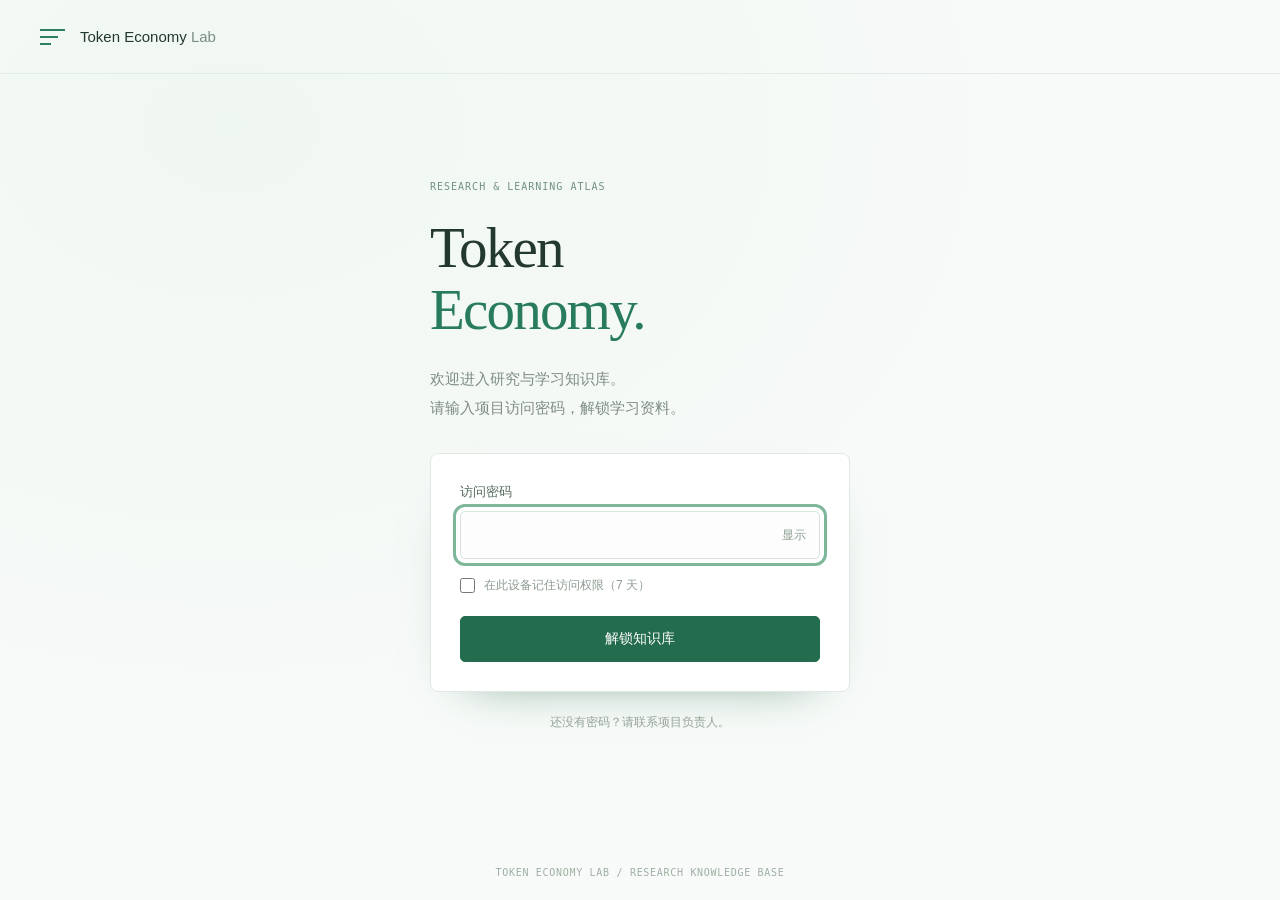
<file: topics/evaluation/index.html>
<!doctype html>
<html lang="zh-CN">
<head>
  <meta charset="utf-8">
  <meta name="viewport" content="width=device-width,initial-scale=1">
  <meta name="robots" content="noindex,nofollow">
  <meta name="referrer" content="no-referrer">
  <title>Token Economy Lab · 访问验证</title>
  <style>
    :root{color-scheme:light;font-family:Inter,-apple-system,BlinkMacSystemFont,'PingFang SC','Microsoft YaHei',sans-serif;color:#23382f;background:#f7faf8}*{box-sizing:border-box}body{margin:0;min-height:100svh;display:flex;flex-direction:column;background:radial-gradient(ellipse at 18% 14%,#e8f4ed77,transparent 55%)}button,input{font:inherit}button{cursor:pointer}a,input,button{outline-offset:4px}input:focus-visible,button:focus-visible{outline:3px solid #7eb69a}.hidden{display:none!important}.gate-header{padding:28px 40px;border-bottom:1px solid #e2ebe5;font-size:15px;display:flex;gap:13px;align-items:center}.mark{width:27px;display:grid;gap:5px}.mark i{display:block;width:25px;height:2px;background:#2c7f60}.mark i:nth-child(2){width:18px}.mark i:nth-child(3){width:11px}.gate-header b{font-weight:400;color:#7b8d80}.gate{display:flex;flex:1;align-items:center;justify-content:center;padding:45px 24px}.gate-content{width:420px;max-width:100%}.eyebrow{font:10px/1.5 'SFMono-Regular',Consolas,monospace;letter-spacing:.1em;color:#719180}.gate-content h1{font:400 57px/1.1 'Iowan Old Style',Baskerville,Georgia,serif;letter-spacing:-1.8px;margin:23px 0 0}.gate-content h1 em{font-style:normal;color:#287c5c}.description{font-size:15px;line-height:1.9;color:#7e8d82;margin:23px 0 31px}.gate-form{background:#fff;border:1px solid #dfe8e2;border-radius:8px;padding:29px;box-shadow:0 20px 50px -40px #3b7456}.field-label{display:block;font-size:13px;margin-bottom:10px;color:#526a59}.password-row{position:relative;display:flex}.password-row input{width:100%;height:48px;border:1px solid #d9e3dc;border-radius:5px;background:#fcfdfc;padding:11px 67px 11px 13px;font-size:16px;color:#284133}.password-row button{position:absolute;right:7px;top:9px;background:none;border:0;color:#8b9c8f;font-size:12px;padding:5px 7px;min-height:30px}.remember{display:flex;align-items:center;gap:9px;margin:17px 0 21px;font-size:12px;line-height:1.6;color:#8d9c91}.remember input{accent-color:#317e5d;margin:0;width:15px;height:15px}.submit{width:100%;height:46px;border:1px solid #246c4e;background:#246c4e;color:#fff;border-radius:5px;font-size:14px}.submit:hover{background:#185b3e}.submit:disabled{opacity:.65;cursor:wait}.error{font-size:13px;color:#ae5244;line-height:1.65;margin:13px 0 0}.gate-note{font-size:12px;color:#95a397;margin-top:22px;text-align:center}.gate-footer{padding:22px;text-align:center;font:10px 'SFMono-Regular',monospace;letter-spacing:.07em;color:#a0afa3}.loading{flex:1;display:grid;place-items:center;font-size:13px;color:#93a799}.loading span{padding:15px 25px;border:1px solid #dce7df;border-radius:5px;background:#fff}@media(max-width:480px){.gate-header{padding:23px;font-size:14px}.gate{padding:40px 24px}.gate-content h1{font-size:52px}.gate-form{padding:25px}.description{font-size:14px}.gate-footer{font-size:9px}}@media(prefers-reduced-motion:reduce){*{animation:none!important;transition:none!important}}
  </style>
</head>
<body>
  <header class="gate-header"><span class="mark" aria-hidden="true"><i></i><i></i><i></i></span><span>Token Economy <b>Lab</b></span></header>
  <div id="loading" class="loading"><span>正在验证访问权限…</span></div>
  <main id="gate" class="gate hidden"><div class="gate-content">
    <span class="eyebrow">RESEARCH & LEARNING ATLAS</span>
    <h1>Token<br><em>Economy.</em></h1>
    <p class="description">欢迎进入研究与学习知识库。<br>请输入项目访问密码，解锁学习资料。</p>
    <form class="gate-form" id="unlock-form">
      <label class="field-label" for="password">访问密码</label>
      <div class="password-row"><input id="password" type="password" autocomplete="current-password" required aria-describedby="error"><button type="button" id="toggle" aria-pressed="false" aria-label="显示密码">显示</button></div>
      <label class="remember"><input id="remember" type="checkbox">在此设备记住访问权限（7 天）</label>
      <button class="submit" id="submit" type="submit">解锁知识库</button>
      <p id="error" class="error hidden" role="alert"></p>
    </form>
    <p class="gate-note">还没有密码？请联系项目负责人。</p>
  </div></main>
  <footer class="gate-footer">TOKEN ECONOMY LAB / RESEARCH KNOWLEDGE BASE</footer>
  <noscript><p style="padding:24px;text-align:center">解锁加密资料需要启用 JavaScript。</p></noscript>
  <script>
    const staticryptInitiator = ((function(){
  const exports = {};
  const cryptoEngine = ((function(){
  const exports = {};
  const { subtle } = crypto;

const IV_BITS = 16 * 8;
const HEX_BITS = 4;
const ENCRYPTION_ALGO = "AES-CBC";

/**
 * Translates between utf8 encoded hexadecimal strings
 * and Uint8Array bytes.
 */
const HexEncoder = {
    /**
     * hex string -> bytes
     * @param {string} hexString
     * @returns {Uint8Array}
     */
    parse: function (hexString) {
        if (hexString.length % 2 !== 0) throw "Invalid hexString";
        const arrayBuffer = new Uint8Array(hexString.length / 2);

        for (let i = 0; i < hexString.length; i += 2) {
            const byteValue = parseInt(hexString.substring(i, i + 2), 16);
            if (isNaN(byteValue)) {
                throw "Invalid hexString";
            }
            arrayBuffer[i / 2] = byteValue;
        }
        return arrayBuffer;
    },

    /**
     * bytes -> hex string
     * @param {Uint8Array} bytes
     * @returns {string}
     */
    stringify: function (bytes) {
        const hexBytes = [];

        for (let i = 0; i < bytes.length; ++i) {
            let byteString = bytes[i].toString(16);
            if (byteString.length < 2) {
                byteString = "0" + byteString;
            }
            hexBytes.push(byteString);
        }
        return hexBytes.join("");
    },
};

/**
 * Translates between utf8 strings and Uint8Array bytes.
 */
const UTF8Encoder = {
    parse: function (str) {
        return new TextEncoder().encode(str);
    },

    stringify: function (bytes) {
        return new TextDecoder().decode(bytes);
    },
};

/**
 * Salt and encrypt a msg with a password.
 */
async function encrypt(msg, hashedPassword) {
    // Must be 16 bytes, unpredictable, and preferably cryptographically random. However, it need not be secret.
    // https://developer.mozilla.org/en-US/docs/Web/API/SubtleCrypto/encrypt#parameters
    const iv = crypto.getRandomValues(new Uint8Array(IV_BITS / 8));

    const key = await subtle.importKey("raw", HexEncoder.parse(hashedPassword), ENCRYPTION_ALGO, false, ["encrypt"]);

    const encrypted = await subtle.encrypt(
        {
            name: ENCRYPTION_ALGO,
            iv: iv,
        },
        key,
        UTF8Encoder.parse(msg)
    );

    // iv will be 32 hex characters, we prepend it to the ciphertext for use in decryption
    return HexEncoder.stringify(iv) + HexEncoder.stringify(new Uint8Array(encrypted));
}
exports.encrypt = encrypt;

/**
 * Decrypt a salted msg using a password.
 *
 * @param {string} encryptedMsg
 * @param {string} hashedPassword
 * @returns {Promise<string>}
 */
async function decrypt(encryptedMsg, hashedPassword) {
    const ivLength = IV_BITS / HEX_BITS;
    const iv = HexEncoder.parse(encryptedMsg.substring(0, ivLength));
    const encrypted = encryptedMsg.substring(ivLength);

    const key = await subtle.importKey("raw", HexEncoder.parse(hashedPassword), ENCRYPTION_ALGO, false, ["decrypt"]);

    const outBuffer = await subtle.decrypt(
        {
            name: ENCRYPTION_ALGO,
            iv: iv,
        },
        key,
        HexEncoder.parse(encrypted)
    );

    return UTF8Encoder.stringify(new Uint8Array(outBuffer));
}
exports.decrypt = decrypt;

/**
 * Salt and hash the password so it can be stored in localStorage without opening a password reuse vulnerability.
 *
 * @param {string} password
 * @param {string} salt
 * @returns {Promise<string>}
 */
async function hashPassword(password, salt) {
    // we hash the password in multiple steps, each adding more iterations. This is because we used to allow less
    // iterations, so for backward compatibility reasons, we need to support going from that to more iterations.
    let hashedPassword = await hashLegacyRound(password, salt);

    hashedPassword = await hashSecondRound(hashedPassword, salt);

    return hashThirdRound(hashedPassword, salt);
}
exports.hashPassword = hashPassword;

/**
 * This hashes the password with 1k iterations. This is a low number, we need this function to support backwards
 * compatibility.
 *
 * @param {string} password
 * @param {string} salt
 * @returns {Promise<string>}
 */
function hashLegacyRound(password, salt) {
    return pbkdf2(password, salt, 1000, "SHA-1");
}
exports.hashLegacyRound = hashLegacyRound;

/**
 * Add a second round of iterations. This is because we used to use 1k, so for backwards compatibility with
 * remember-me/autodecrypt links, we need to support going from that to more iterations.
 *
 * @param hashedPassword
 * @param salt
 * @returns {Promise<string>}
 */
function hashSecondRound(hashedPassword, salt) {
    return pbkdf2(hashedPassword, salt, 14000, "SHA-256");
}
exports.hashSecondRound = hashSecondRound;

/**
 * Add a third round of iterations to bring total number to 600k. This is because we used to use 1k, then 15k, so for
 * backwards compatibility with remember-me/autodecrypt links, we need to support going from that to more iterations.
 *
 * @param hashedPassword
 * @param salt
 * @returns {Promise<string>}
 */
function hashThirdRound(hashedPassword, salt) {
    return pbkdf2(hashedPassword, salt, 585000, "SHA-256");
}
exports.hashThirdRound = hashThirdRound;

/**
 * Salt and hash the password so it can be stored in localStorage without opening a password reuse vulnerability.
 *
 * @param {string} password
 * @param {string} salt
 * @param {int} iterations
 * @param {string} hashAlgorithm
 * @returns {Promise<string>}
 */
async function pbkdf2(password, salt, iterations, hashAlgorithm) {
    const key = await subtle.importKey("raw", UTF8Encoder.parse(password), "PBKDF2", false, ["deriveBits"]);

    const keyBytes = await subtle.deriveBits(
        {
            name: "PBKDF2",
            hash: hashAlgorithm,
            iterations,
            salt: UTF8Encoder.parse(salt),
        },
        key,
        256
    );

    return HexEncoder.stringify(new Uint8Array(keyBytes));
}

function generateRandomSalt() {
    const bytes = crypto.getRandomValues(new Uint8Array(128 / 8));

    return HexEncoder.stringify(new Uint8Array(bytes));
}
exports.generateRandomSalt = generateRandomSalt;

async function signMessage(hashedPassword, message) {
    const key = await subtle.importKey(
        "raw",
        HexEncoder.parse(hashedPassword),
        {
            name: "HMAC",
            hash: "SHA-256",
        },
        false,
        ["sign"]
    );
    const signature = await subtle.sign("HMAC", key, UTF8Encoder.parse(message));

    return HexEncoder.stringify(new Uint8Array(signature));
}
exports.signMessage = signMessage;

function getRandomAlphanum() {
    const possibleCharacters = "abcdefghijklmnopqrstuvwxyzABCDEFGHIJKLMNOPQRSTUVWXYZ0123456789";

    let byteArray;
    let parsedInt;

    // Keep generating new random bytes until we get a value that falls
    // within a range that can be evenly divided by possibleCharacters.length
    do {
        byteArray = crypto.getRandomValues(new Uint8Array(1));
        // extract the lowest byte to get an int from 0 to 255 (probably unnecessary, since we're only generating 1 byte)
        parsedInt = byteArray[0] & 0xff;
    } while (parsedInt >= 256 - (256 % possibleCharacters.length));

    // Take the modulo of the parsed integer to get a random number between 0 and totalLength - 1
    const randomIndex = parsedInt % possibleCharacters.length;

    return possibleCharacters[randomIndex];
}

/**
 * Generate a random string of a given length.
 *
 * @param {int} length
 * @returns {string}
 */
function generateRandomString(length) {
    let randomString = "";

    for (let i = 0; i < length; i++) {
        randomString += getRandomAlphanum();
    }

    return randomString;
}
exports.generateRandomString = generateRandomString;

  return exports;
})());
const codec = ((function(){
  const exports = {};
  /**
 * Initialize the codec with the provided cryptoEngine - this return functions to encode and decode messages.
 *
 * @param cryptoEngine - the engine to use for encryption / decryption
 */
function init(cryptoEngine) {
    const exports = {};

    /**
     * Top-level function for encoding a message.
     * Includes password hashing, encryption, and signing.
     *
     * @param {string} msg
     * @param {string} password
     * @param {string} salt
     *
     * @returns {string} The encoded text
     */
    async function encode(msg, password, salt) {
        const hashedPassword = await cryptoEngine.hashPassword(password, salt);

        const encrypted = await cryptoEngine.encrypt(msg, hashedPassword);

        // we use the hashed password in the HMAC because this is effectively what will be used a password (so we can store
        // it in localStorage safely, we don't use the clear text password)
        const hmac = await cryptoEngine.signMessage(hashedPassword, encrypted);

        return hmac + encrypted;
    }
    exports.encode = encode;

    /**
     * Encode using a password that has already been hashed. This is useful to encode multiple messages in a row, that way
     * we don't need to hash the password multiple times.
     *
     * @param {string} msg
     * @param {string} hashedPassword
     *
     * @returns {string} The encoded text
     */
    async function encodeWithHashedPassword(msg, hashedPassword) {
        const encrypted = await cryptoEngine.encrypt(msg, hashedPassword);

        // we use the hashed password in the HMAC because this is effectively what will be used a password (so we can store
        // it in localStorage safely, we don't use the clear text password)
        const hmac = await cryptoEngine.signMessage(hashedPassword, encrypted);

        return hmac + encrypted;
    }
    exports.encodeWithHashedPassword = encodeWithHashedPassword;

    /**
     * Top-level function for decoding a message.
     * Includes signature check and decryption.
     *
     * @param {string} signedMsg
     * @param {string} hashedPassword
     * @param {string} salt
     * @param {int} backwardCompatibleAttempt
     * @param {string} originalPassword
     *
     * @returns {Object} {success: true, decoded: string} | {success: false, message: string}
     */
    async function decode(signedMsg, hashedPassword, salt, backwardCompatibleAttempt = 0, originalPassword = "") {
        const encryptedHMAC = signedMsg.substring(0, 64);
        const encryptedMsg = signedMsg.substring(64);
        const decryptedHMAC = await cryptoEngine.signMessage(hashedPassword, encryptedMsg);

        if (decryptedHMAC !== encryptedHMAC) {
            // we have been raising the number of iterations in the hashing algorithm multiple times, so to support the old
            // remember-me/autodecrypt links we need to try bringing the old hashes up to speed.
            originalPassword = originalPassword || hashedPassword;
            if (backwardCompatibleAttempt === 0) {
                const updatedHashedPassword = await cryptoEngine.hashThirdRound(originalPassword, salt);

                return decode(signedMsg, updatedHashedPassword, salt, backwardCompatibleAttempt + 1, originalPassword);
            }
            if (backwardCompatibleAttempt === 1) {
                let updatedHashedPassword = await cryptoEngine.hashSecondRound(originalPassword, salt);
                updatedHashedPassword = await cryptoEngine.hashThirdRound(updatedHashedPassword, salt);

                return decode(signedMsg, updatedHashedPassword, salt, backwardCompatibleAttempt + 1, originalPassword);
            }

            return { success: false, message: "Signature mismatch" };
        }

        return {
            success: true,
            decoded: await cryptoEngine.decrypt(encryptedMsg, hashedPassword),
        };
    }
    exports.decode = decode;

    return exports;
}
exports.init = init;

  return exports;
})());
const decode = codec.init(cryptoEngine).decode;

/**
 * Initialize the staticrypt module, that exposes functions callbable by the password_template.
 *
 * @param {{
 *  staticryptEncryptedMsgUniqueVariableName: string,
 *  isRememberEnabled: boolean,
 *  rememberDurationInDays: number,
 *  staticryptSaltUniqueVariableName: string,
 * }} staticryptConfig - object of data that is stored on the password_template at encryption time.
 *
 * @param {{
 *  rememberExpirationKey: string,
 *  rememberPassphraseKey: string,
 *  replaceHtmlCallback: function,
 *  clearLocalStorageCallback: function,
 * }} templateConfig - object of data that can be configured by a custom password_template.
 */
function init(staticryptConfig, templateConfig) {
    const exports = {};

    /**
     * Decrypt our encrypted page, replace the whole HTML.
     *
     * @param {string} hashedPassword
     * @returns {Promise<boolean>}
     */
    async function decryptAndReplaceHtml(hashedPassword) {
        const { staticryptEncryptedMsgUniqueVariableName, staticryptSaltUniqueVariableName } = staticryptConfig;
        const { replaceHtmlCallback } = templateConfig;

        const result = await decode(
            staticryptEncryptedMsgUniqueVariableName,
            hashedPassword,
            staticryptSaltUniqueVariableName
        );
        if (!result.success) {
            return false;
        }
        const plainHTML = result.decoded;

        // if the user configured a callback call it, otherwise just replace the whole HTML
        if (typeof replaceHtmlCallback === "function") {
            replaceHtmlCallback(plainHTML);
        } else {
            document.write(plainHTML);
            document.close();
        }

        return true;
    }

    /**
     * Attempt to decrypt the page and replace the whole HTML.
     *
     * @param {string} password
     * @param {boolean} isRememberChecked
     *
     * @returns {Promise<{isSuccessful: boolean, hashedPassword?: string}>} - we return an object, so that if we want to
     *   expose more information in the future we can do it without breaking the password_template
     */
    async function handleDecryptionOfPage(password, isRememberChecked) {
        const { staticryptSaltUniqueVariableName } = staticryptConfig;

        // decrypt and replace the whole page
        const hashedPassword = await cryptoEngine.hashPassword(password, staticryptSaltUniqueVariableName);
        return handleDecryptionOfPageFromHash(hashedPassword, isRememberChecked);
    }
    exports.handleDecryptionOfPage = handleDecryptionOfPage;

    async function handleDecryptionOfPageFromHash(hashedPassword, isRememberChecked) {
        const { isRememberEnabled, rememberDurationInDays } = staticryptConfig;
        const { rememberExpirationKey, rememberPassphraseKey } = templateConfig;

        const isDecryptionSuccessful = await decryptAndReplaceHtml(hashedPassword);

        if (!isDecryptionSuccessful) {
            return {
                isSuccessful: false,
                hashedPassword,
            };
        }

        // remember the hashedPassword and set its expiration if necessary
        if (isRememberEnabled && isRememberChecked) {
            window.localStorage.setItem(rememberPassphraseKey, hashedPassword);

            // set the expiration if the duration isn't 0 (meaning no expiration)
            if (rememberDurationInDays > 0) {
                window.localStorage.setItem(
                    rememberExpirationKey,
                    (new Date().getTime() + rememberDurationInDays * 24 * 60 * 60 * 1000).toString()
                );
            }
        }

        return {
            isSuccessful: true,
            hashedPassword,
        };
    }
    exports.handleDecryptionOfPageFromHash = handleDecryptionOfPageFromHash;

    /**
     * Clear localstorage from staticrypt related values
     */
    function clearLocalStorage() {
        const { clearLocalStorageCallback, rememberExpirationKey, rememberPassphraseKey } = templateConfig;

        if (typeof clearLocalStorageCallback === "function") {
            clearLocalStorageCallback();
        } else {
            localStorage.removeItem(rememberPassphraseKey);
            localStorage.removeItem(rememberExpirationKey);
        }
    }

    async function handleDecryptOnLoad() {
        let isSuccessful = await decryptOnLoadFromUrl();

        if (!isSuccessful) {
            isSuccessful = await decryptOnLoadFromRememberMe();
        }

        return { isSuccessful };
    }
    exports.handleDecryptOnLoad = handleDecryptOnLoad;

    /**
     * Clear storage if we are logging out
     *
     * @returns {boolean} - whether we logged out
     */
    function logoutIfNeeded() {
        const logoutKey = "staticrypt_logout";

        // handle logout through query param
        const queryParams = new URLSearchParams(window.location.search);
        if (queryParams.has(logoutKey)) {
            clearLocalStorage();
            return true;
        }

        // handle logout through URL fragment
        const hash = window.location.hash.substring(1);
        if (hash.includes(logoutKey)) {
            clearLocalStorage();
            return true;
        }

        return false;
    }

    /**
     * To be called on load: check if we want to try to decrypt and replace the HTML with the decrypted content, and
     * try to do it if needed.
     *
     * @returns {Promise<boolean>} true if we derypted and replaced the whole page, false otherwise
     */
    async function decryptOnLoadFromRememberMe() {
        const { rememberDurationInDays } = staticryptConfig;
        const { rememberExpirationKey, rememberPassphraseKey } = templateConfig;

        // if we are login out, terminate
        if (logoutIfNeeded()) {
            return false;
        }

        // if there is expiration configured, check if we're not beyond the expiration
        if (rememberDurationInDays && rememberDurationInDays > 0) {
            const expiration = localStorage.getItem(rememberExpirationKey),
                isExpired = expiration && new Date().getTime() > parseInt(expiration);

            if (isExpired) {
                clearLocalStorage();
                return false;
            }
        }

        const hashedPassword = localStorage.getItem(rememberPassphraseKey);

        if (hashedPassword) {
            // try to decrypt
            const isDecryptionSuccessful = await decryptAndReplaceHtml(hashedPassword);

            // if the decryption is unsuccessful the password might be wrong - silently clear the saved data and let
            // the user fill the password form again
            if (!isDecryptionSuccessful) {
                clearLocalStorage();
                return false;
            }

            return true;
        }

        return false;
    }

    async function decryptOnLoadFromUrl() {
        const passwordKey = "staticrypt_pwd";
        const rememberMeKey = "remember_me";

        // try to get the password from the query param (for backward compatibility - we now want to avoid this method,
        // since it sends the hashed password to the server which isn't needed)
        const queryParams = new URLSearchParams(window.location.search);
        const hashedPasswordQuery = queryParams.get(passwordKey);
        const rememberMeQuery = queryParams.get(rememberMeKey);

        const urlFragment = window.location.hash.substring(1);
        // get the password from the url fragment
        const hashedPasswordRegexMatch = urlFragment.match(new RegExp(passwordKey + "=([^&]*)"));
        const hashedPasswordFragment = hashedPasswordRegexMatch ? hashedPasswordRegexMatch[1] : null;
        const rememberMeFragment = urlFragment.includes(rememberMeKey);

        const hashedPassword = hashedPasswordFragment || hashedPasswordQuery;
        const rememberMe = rememberMeFragment || rememberMeQuery;

        if (hashedPassword) {
            return handleDecryptionOfPageFromHash(hashedPassword, rememberMe);
        }

        return false;
    }

    return exports;
}
exports.init = init;

  return exports;
})());
    const staticryptConfig = {"staticryptEncryptedMsgUniqueVariableName":"[base64]","isRememberEnabled":true,"rememberDurationInDays":7,"staticryptSaltUniqueVariableName":"2ae15f9b9b8bfd22169ea02ef9ca25de"};
    let unlockedHTML = null;
    const engine = staticryptInitiator.init(staticryptConfig, {
      rememberExpirationKey: 'tel-expiration',
      rememberPassphraseKey: 'tel-passphrase',
      replaceHtmlCallback: html => { unlockedHTML = html; },
      clearLocalStorageCallback: () => sessionStorage.removeItem('tel-session'),
    });
    function replacePage() { document.open(); document.write(unlockedHTML); document.close(); }
    function showGate() { document.getElementById('loading').classList.add('hidden');document.getElementById('gate').classList.remove('hidden');document.getElementById('password').focus(); }
    window.addEventListener('load', async () => {
      try {
        const result = await engine.handleDecryptOnLoad();
        if(result.isSuccessful) { if(result.hashedPassword)sessionStorage.setItem('tel-session',result.hashedPassword);replacePage();return; }
        const session = sessionStorage.getItem('tel-session');
        if(session) {const decoded=await engine.handleDecryptionOfPageFromHash(session,false);if(decoded.isSuccessful){replacePage();return;}sessionStorage.removeItem('tel-session');}
      } catch { document.getElementById('error').textContent='无法完成解锁，请使用支持 HTTPS 与 WebCrypto 的浏览器。';document.getElementById('error').classList.remove('hidden'); }
      showGate();
    });
    document.getElementById('toggle').addEventListener('click', () => {const input=document.getElementById('password');const visible=input.type==='password';input.type=visible?'text':'password';const button=document.getElementById('toggle');button.textContent=visible?'隐藏':'显示';button.setAttribute('aria-pressed',String(visible));button.setAttribute('aria-label',visible?'隐藏密码':'显示密码');});
    document.getElementById('unlock-form').addEventListener('submit', async e => {
      e.preventDefault();const submit=document.getElementById('submit');submit.disabled=true;submit.textContent='正在解锁…';const error=document.getElementById('error');error.classList.add('hidden');
      try {const result=await engine.handleDecryptionOfPage(document.getElementById('password').value,document.getElementById('remember').checked);if(result.isSuccessful){sessionStorage.setItem('tel-session',result.hashedPassword);replacePage();return;}error.textContent='密码不正确，请重新输入。';}catch{error.textContent='解锁失败，请刷新页面后重试。';}
      error.classList.remove('hidden');submit.disabled=false;submit.textContent='解锁知识库';
    });
  </script>
</body>
</html>
</file>
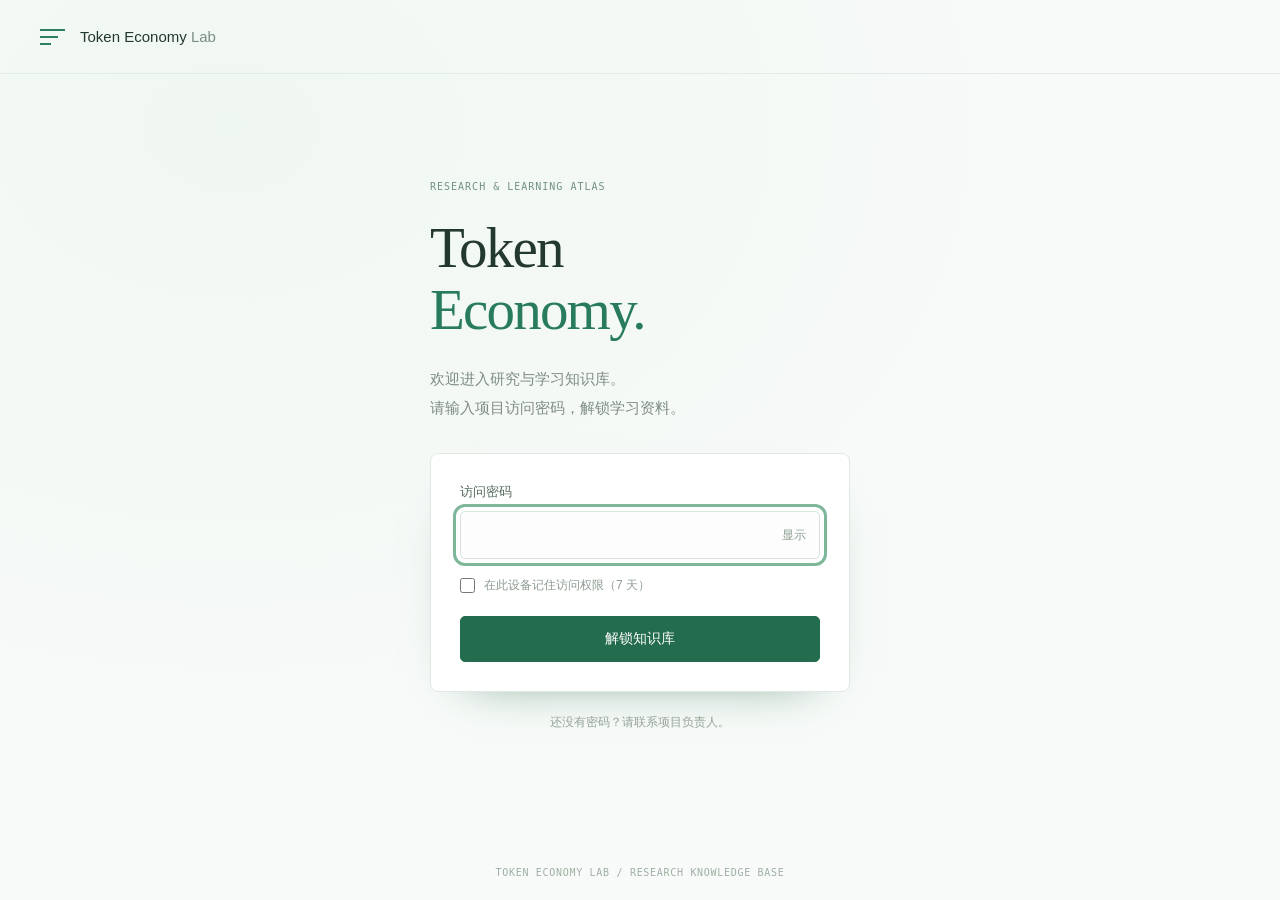
<file: topics/inference/index.html>
<!doctype html>
<html lang="zh-CN">
<head>
  <meta charset="utf-8">
  <meta name="viewport" content="width=device-width,initial-scale=1">
  <meta name="robots" content="noindex,nofollow">
  <meta name="referrer" content="no-referrer">
  <title>Token Economy Lab · 访问验证</title>
  <style>
    :root{color-scheme:light;font-family:Inter,-apple-system,BlinkMacSystemFont,'PingFang SC','Microsoft YaHei',sans-serif;color:#23382f;background:#f7faf8}*{box-sizing:border-box}body{margin:0;min-height:100svh;display:flex;flex-direction:column;background:radial-gradient(ellipse at 18% 14%,#e8f4ed77,transparent 55%)}button,input{font:inherit}button{cursor:pointer}a,input,button{outline-offset:4px}input:focus-visible,button:focus-visible{outline:3px solid #7eb69a}.hidden{display:none!important}.gate-header{padding:28px 40px;border-bottom:1px solid #e2ebe5;font-size:15px;display:flex;gap:13px;align-items:center}.mark{width:27px;display:grid;gap:5px}.mark i{display:block;width:25px;height:2px;background:#2c7f60}.mark i:nth-child(2){width:18px}.mark i:nth-child(3){width:11px}.gate-header b{font-weight:400;color:#7b8d80}.gate{display:flex;flex:1;align-items:center;justify-content:center;padding:45px 24px}.gate-content{width:420px;max-width:100%}.eyebrow{font:10px/1.5 'SFMono-Regular',Consolas,monospace;letter-spacing:.1em;color:#719180}.gate-content h1{font:400 57px/1.1 'Iowan Old Style',Baskerville,Georgia,serif;letter-spacing:-1.8px;margin:23px 0 0}.gate-content h1 em{font-style:normal;color:#287c5c}.description{font-size:15px;line-height:1.9;color:#7e8d82;margin:23px 0 31px}.gate-form{background:#fff;border:1px solid #dfe8e2;border-radius:8px;padding:29px;box-shadow:0 20px 50px -40px #3b7456}.field-label{display:block;font-size:13px;margin-bottom:10px;color:#526a59}.password-row{position:relative;display:flex}.password-row input{width:100%;height:48px;border:1px solid #d9e3dc;border-radius:5px;background:#fcfdfc;padding:11px 67px 11px 13px;font-size:16px;color:#284133}.password-row button{position:absolute;right:7px;top:9px;background:none;border:0;color:#8b9c8f;font-size:12px;padding:5px 7px;min-height:30px}.remember{display:flex;align-items:center;gap:9px;margin:17px 0 21px;font-size:12px;line-height:1.6;color:#8d9c91}.remember input{accent-color:#317e5d;margin:0;width:15px;height:15px}.submit{width:100%;height:46px;border:1px solid #246c4e;background:#246c4e;color:#fff;border-radius:5px;font-size:14px}.submit:hover{background:#185b3e}.submit:disabled{opacity:.65;cursor:wait}.error{font-size:13px;color:#ae5244;line-height:1.65;margin:13px 0 0}.gate-note{font-size:12px;color:#95a397;margin-top:22px;text-align:center}.gate-footer{padding:22px;text-align:center;font:10px 'SFMono-Regular',monospace;letter-spacing:.07em;color:#a0afa3}.loading{flex:1;display:grid;place-items:center;font-size:13px;color:#93a799}.loading span{padding:15px 25px;border:1px solid #dce7df;border-radius:5px;background:#fff}@media(max-width:480px){.gate-header{padding:23px;font-size:14px}.gate{padding:40px 24px}.gate-content h1{font-size:52px}.gate-form{padding:25px}.description{font-size:14px}.gate-footer{font-size:9px}}@media(prefers-reduced-motion:reduce){*{animation:none!important;transition:none!important}}
  </style>
</head>
<body>
  <header class="gate-header"><span class="mark" aria-hidden="true"><i></i><i></i><i></i></span><span>Token Economy <b>Lab</b></span></header>
  <div id="loading" class="loading"><span>正在验证访问权限…</span></div>
  <main id="gate" class="gate hidden"><div class="gate-content">
    <span class="eyebrow">RESEARCH & LEARNING ATLAS</span>
    <h1>Token<br><em>Economy.</em></h1>
    <p class="description">欢迎进入研究与学习知识库。<br>请输入项目访问密码，解锁学习资料。</p>
    <form class="gate-form" id="unlock-form">
      <label class="field-label" for="password">访问密码</label>
      <div class="password-row"><input id="password" type="password" autocomplete="current-password" required aria-describedby="error"><button type="button" id="toggle" aria-pressed="false" aria-label="显示密码">显示</button></div>
      <label class="remember"><input id="remember" type="checkbox">在此设备记住访问权限（7 天）</label>
      <button class="submit" id="submit" type="submit">解锁知识库</button>
      <p id="error" class="error hidden" role="alert"></p>
    </form>
    <p class="gate-note">还没有密码？请联系项目负责人。</p>
  </div></main>
  <footer class="gate-footer">TOKEN ECONOMY LAB / RESEARCH KNOWLEDGE BASE</footer>
  <noscript><p style="padding:24px;text-align:center">解锁加密资料需要启用 JavaScript。</p></noscript>
  <script>
    const staticryptInitiator = ((function(){
  const exports = {};
  const cryptoEngine = ((function(){
  const exports = {};
  const { subtle } = crypto;

const IV_BITS = 16 * 8;
const HEX_BITS = 4;
const ENCRYPTION_ALGO = "AES-CBC";

/**
 * Translates between utf8 encoded hexadecimal strings
 * and Uint8Array bytes.
 */
const HexEncoder = {
    /**
     * hex string -> bytes
     * @param {string} hexString
     * @returns {Uint8Array}
     */
    parse: function (hexString) {
        if (hexString.length % 2 !== 0) throw "Invalid hexString";
        const arrayBuffer = new Uint8Array(hexString.length / 2);

        for (let i = 0; i < hexString.length; i += 2) {
            const byteValue = parseInt(hexString.substring(i, i + 2), 16);
            if (isNaN(byteValue)) {
                throw "Invalid hexString";
            }
            arrayBuffer[i / 2] = byteValue;
        }
        return arrayBuffer;
    },

    /**
     * bytes -> hex string
     * @param {Uint8Array} bytes
     * @returns {string}
     */
    stringify: function (bytes) {
        const hexBytes = [];

        for (let i = 0; i < bytes.length; ++i) {
            let byteString = bytes[i].toString(16);
            if (byteString.length < 2) {
                byteString = "0" + byteString;
            }
            hexBytes.push(byteString);
        }
        return hexBytes.join("");
    },
};

/**
 * Translates between utf8 strings and Uint8Array bytes.
 */
const UTF8Encoder = {
    parse: function (str) {
        return new TextEncoder().encode(str);
    },

    stringify: function (bytes) {
        return new TextDecoder().decode(bytes);
    },
};

/**
 * Salt and encrypt a msg with a password.
 */
async function encrypt(msg, hashedPassword) {
    // Must be 16 bytes, unpredictable, and preferably cryptographically random. However, it need not be secret.
    // https://developer.mozilla.org/en-US/docs/Web/API/SubtleCrypto/encrypt#parameters
    const iv = crypto.getRandomValues(new Uint8Array(IV_BITS / 8));

    const key = await subtle.importKey("raw", HexEncoder.parse(hashedPassword), ENCRYPTION_ALGO, false, ["encrypt"]);

    const encrypted = await subtle.encrypt(
        {
            name: ENCRYPTION_ALGO,
            iv: iv,
        },
        key,
        UTF8Encoder.parse(msg)
    );

    // iv will be 32 hex characters, we prepend it to the ciphertext for use in decryption
    return HexEncoder.stringify(iv) + HexEncoder.stringify(new Uint8Array(encrypted));
}
exports.encrypt = encrypt;

/**
 * Decrypt a salted msg using a password.
 *
 * @param {string} encryptedMsg
 * @param {string} hashedPassword
 * @returns {Promise<string>}
 */
async function decrypt(encryptedMsg, hashedPassword) {
    const ivLength = IV_BITS / HEX_BITS;
    const iv = HexEncoder.parse(encryptedMsg.substring(0, ivLength));
    const encrypted = encryptedMsg.substring(ivLength);

    const key = await subtle.importKey("raw", HexEncoder.parse(hashedPassword), ENCRYPTION_ALGO, false, ["decrypt"]);

    const outBuffer = await subtle.decrypt(
        {
            name: ENCRYPTION_ALGO,
            iv: iv,
        },
        key,
        HexEncoder.parse(encrypted)
    );

    return UTF8Encoder.stringify(new Uint8Array(outBuffer));
}
exports.decrypt = decrypt;

/**
 * Salt and hash the password so it can be stored in localStorage without opening a password reuse vulnerability.
 *
 * @param {string} password
 * @param {string} salt
 * @returns {Promise<string>}
 */
async function hashPassword(password, salt) {
    // we hash the password in multiple steps, each adding more iterations. This is because we used to allow less
    // iterations, so for backward compatibility reasons, we need to support going from that to more iterations.
    let hashedPassword = await hashLegacyRound(password, salt);

    hashedPassword = await hashSecondRound(hashedPassword, salt);

    return hashThirdRound(hashedPassword, salt);
}
exports.hashPassword = hashPassword;

/**
 * This hashes the password with 1k iterations. This is a low number, we need this function to support backwards
 * compatibility.
 *
 * @param {string} password
 * @param {string} salt
 * @returns {Promise<string>}
 */
function hashLegacyRound(password, salt) {
    return pbkdf2(password, salt, 1000, "SHA-1");
}
exports.hashLegacyRound = hashLegacyRound;

/**
 * Add a second round of iterations. This is because we used to use 1k, so for backwards compatibility with
 * remember-me/autodecrypt links, we need to support going from that to more iterations.
 *
 * @param hashedPassword
 * @param salt
 * @returns {Promise<string>}
 */
function hashSecondRound(hashedPassword, salt) {
    return pbkdf2(hashedPassword, salt, 14000, "SHA-256");
}
exports.hashSecondRound = hashSecondRound;

/**
 * Add a third round of iterations to bring total number to 600k. This is because we used to use 1k, then 15k, so for
 * backwards compatibility with remember-me/autodecrypt links, we need to support going from that to more iterations.
 *
 * @param hashedPassword
 * @param salt
 * @returns {Promise<string>}
 */
function hashThirdRound(hashedPassword, salt) {
    return pbkdf2(hashedPassword, salt, 585000, "SHA-256");
}
exports.hashThirdRound = hashThirdRound;

/**
 * Salt and hash the password so it can be stored in localStorage without opening a password reuse vulnerability.
 *
 * @param {string} password
 * @param {string} salt
 * @param {int} iterations
 * @param {string} hashAlgorithm
 * @returns {Promise<string>}
 */
async function pbkdf2(password, salt, iterations, hashAlgorithm) {
    const key = await subtle.importKey("raw", UTF8Encoder.parse(password), "PBKDF2", false, ["deriveBits"]);

    const keyBytes = await subtle.deriveBits(
        {
            name: "PBKDF2",
            hash: hashAlgorithm,
            iterations,
            salt: UTF8Encoder.parse(salt),
        },
        key,
        256
    );

    return HexEncoder.stringify(new Uint8Array(keyBytes));
}

function generateRandomSalt() {
    const bytes = crypto.getRandomValues(new Uint8Array(128 / 8));

    return HexEncoder.stringify(new Uint8Array(bytes));
}
exports.generateRandomSalt = generateRandomSalt;

async function signMessage(hashedPassword, message) {
    const key = await subtle.importKey(
        "raw",
        HexEncoder.parse(hashedPassword),
        {
            name: "HMAC",
            hash: "SHA-256",
        },
        false,
        ["sign"]
    );
    const signature = await subtle.sign("HMAC", key, UTF8Encoder.parse(message));

    return HexEncoder.stringify(new Uint8Array(signature));
}
exports.signMessage = signMessage;

function getRandomAlphanum() {
    const possibleCharacters = "abcdefghijklmnopqrstuvwxyzABCDEFGHIJKLMNOPQRSTUVWXYZ0123456789";

    let byteArray;
    let parsedInt;

    // Keep generating new random bytes until we get a value that falls
    // within a range that can be evenly divided by possibleCharacters.length
    do {
        byteArray = crypto.getRandomValues(new Uint8Array(1));
        // extract the lowest byte to get an int from 0 to 255 (probably unnecessary, since we're only generating 1 byte)
        parsedInt = byteArray[0] & 0xff;
    } while (parsedInt >= 256 - (256 % possibleCharacters.length));

    // Take the modulo of the parsed integer to get a random number between 0 and totalLength - 1
    const randomIndex = parsedInt % possibleCharacters.length;

    return possibleCharacters[randomIndex];
}

/**
 * Generate a random string of a given length.
 *
 * @param {int} length
 * @returns {string}
 */
function generateRandomString(length) {
    let randomString = "";

    for (let i = 0; i < length; i++) {
        randomString += getRandomAlphanum();
    }

    return randomString;
}
exports.generateRandomString = generateRandomString;

  return exports;
})());
const codec = ((function(){
  const exports = {};
  /**
 * Initialize the codec with the provided cryptoEngine - this return functions to encode and decode messages.
 *
 * @param cryptoEngine - the engine to use for encryption / decryption
 */
function init(cryptoEngine) {
    const exports = {};

    /**
     * Top-level function for encoding a message.
     * Includes password hashing, encryption, and signing.
     *
     * @param {string} msg
     * @param {string} password
     * @param {string} salt
     *
     * @returns {string} The encoded text
     */
    async function encode(msg, password, salt) {
        const hashedPassword = await cryptoEngine.hashPassword(password, salt);

        const encrypted = await cryptoEngine.encrypt(msg, hashedPassword);

        // we use the hashed password in the HMAC because this is effectively what will be used a password (so we can store
        // it in localStorage safely, we don't use the clear text password)
        const hmac = await cryptoEngine.signMessage(hashedPassword, encrypted);

        return hmac + encrypted;
    }
    exports.encode = encode;

    /**
     * Encode using a password that has already been hashed. This is useful to encode multiple messages in a row, that way
     * we don't need to hash the password multiple times.
     *
     * @param {string} msg
     * @param {string} hashedPassword
     *
     * @returns {string} The encoded text
     */
    async function encodeWithHashedPassword(msg, hashedPassword) {
        const encrypted = await cryptoEngine.encrypt(msg, hashedPassword);

        // we use the hashed password in the HMAC because this is effectively what will be used a password (so we can store
        // it in localStorage safely, we don't use the clear text password)
        const hmac = await cryptoEngine.signMessage(hashedPassword, encrypted);

        return hmac + encrypted;
    }
    exports.encodeWithHashedPassword = encodeWithHashedPassword;

    /**
     * Top-level function for decoding a message.
     * Includes signature check and decryption.
     *
     * @param {string} signedMsg
     * @param {string} hashedPassword
     * @param {string} salt
     * @param {int} backwardCompatibleAttempt
     * @param {string} originalPassword
     *
     * @returns {Object} {success: true, decoded: string} | {success: false, message: string}
     */
    async function decode(signedMsg, hashedPassword, salt, backwardCompatibleAttempt = 0, originalPassword = "") {
        const encryptedHMAC = signedMsg.substring(0, 64);
        const encryptedMsg = signedMsg.substring(64);
        const decryptedHMAC = await cryptoEngine.signMessage(hashedPassword, encryptedMsg);

        if (decryptedHMAC !== encryptedHMAC) {
            // we have been raising the number of iterations in the hashing algorithm multiple times, so to support the old
            // remember-me/autodecrypt links we need to try bringing the old hashes up to speed.
            originalPassword = originalPassword || hashedPassword;
            if (backwardCompatibleAttempt === 0) {
                const updatedHashedPassword = await cryptoEngine.hashThirdRound(originalPassword, salt);

                return decode(signedMsg, updatedHashedPassword, salt, backwardCompatibleAttempt + 1, originalPassword);
            }
            if (backwardCompatibleAttempt === 1) {
                let updatedHashedPassword = await cryptoEngine.hashSecondRound(originalPassword, salt);
                updatedHashedPassword = await cryptoEngine.hashThirdRound(updatedHashedPassword, salt);

                return decode(signedMsg, updatedHashedPassword, salt, backwardCompatibleAttempt + 1, originalPassword);
            }

            return { success: false, message: "Signature mismatch" };
        }

        return {
            success: true,
            decoded: await cryptoEngine.decrypt(encryptedMsg, hashedPassword),
        };
    }
    exports.decode = decode;

    return exports;
}
exports.init = init;

  return exports;
})());
const decode = codec.init(cryptoEngine).decode;

/**
 * Initialize the staticrypt module, that exposes functions callbable by the password_template.
 *
 * @param {{
 *  staticryptEncryptedMsgUniqueVariableName: string,
 *  isRememberEnabled: boolean,
 *  rememberDurationInDays: number,
 *  staticryptSaltUniqueVariableName: string,
 * }} staticryptConfig - object of data that is stored on the password_template at encryption time.
 *
 * @param {{
 *  rememberExpirationKey: string,
 *  rememberPassphraseKey: string,
 *  replaceHtmlCallback: function,
 *  clearLocalStorageCallback: function,
 * }} templateConfig - object of data that can be configured by a custom password_template.
 */
function init(staticryptConfig, templateConfig) {
    const exports = {};

    /**
     * Decrypt our encrypted page, replace the whole HTML.
     *
     * @param {string} hashedPassword
     * @returns {Promise<boolean>}
     */
    async function decryptAndReplaceHtml(hashedPassword) {
        const { staticryptEncryptedMsgUniqueVariableName, staticryptSaltUniqueVariableName } = staticryptConfig;
        const { replaceHtmlCallback } = templateConfig;

        const result = await decode(
            staticryptEncryptedMsgUniqueVariableName,
            hashedPassword,
            staticryptSaltUniqueVariableName
        );
        if (!result.success) {
            return false;
        }
        const plainHTML = result.decoded;

        // if the user configured a callback call it, otherwise just replace the whole HTML
        if (typeof replaceHtmlCallback === "function") {
            replaceHtmlCallback(plainHTML);
        } else {
            document.write(plainHTML);
            document.close();
        }

        return true;
    }

    /**
     * Attempt to decrypt the page and replace the whole HTML.
     *
     * @param {string} password
     * @param {boolean} isRememberChecked
     *
     * @returns {Promise<{isSuccessful: boolean, hashedPassword?: string}>} - we return an object, so that if we want to
     *   expose more information in the future we can do it without breaking the password_template
     */
    async function handleDecryptionOfPage(password, isRememberChecked) {
        const { staticryptSaltUniqueVariableName } = staticryptConfig;

        // decrypt and replace the whole page
        const hashedPassword = await cryptoEngine.hashPassword(password, staticryptSaltUniqueVariableName);
        return handleDecryptionOfPageFromHash(hashedPassword, isRememberChecked);
    }
    exports.handleDecryptionOfPage = handleDecryptionOfPage;

    async function handleDecryptionOfPageFromHash(hashedPassword, isRememberChecked) {
        const { isRememberEnabled, rememberDurationInDays } = staticryptConfig;
        const { rememberExpirationKey, rememberPassphraseKey } = templateConfig;

        const isDecryptionSuccessful = await decryptAndReplaceHtml(hashedPassword);

        if (!isDecryptionSuccessful) {
            return {
                isSuccessful: false,
                hashedPassword,
            };
        }

        // remember the hashedPassword and set its expiration if necessary
        if (isRememberEnabled && isRememberChecked) {
            window.localStorage.setItem(rememberPassphraseKey, hashedPassword);

            // set the expiration if the duration isn't 0 (meaning no expiration)
            if (rememberDurationInDays > 0) {
                window.localStorage.setItem(
                    rememberExpirationKey,
                    (new Date().getTime() + rememberDurationInDays * 24 * 60 * 60 * 1000).toString()
                );
            }
        }

        return {
            isSuccessful: true,
            hashedPassword,
        };
    }
    exports.handleDecryptionOfPageFromHash = handleDecryptionOfPageFromHash;

    /**
     * Clear localstorage from staticrypt related values
     */
    function clearLocalStorage() {
        const { clearLocalStorageCallback, rememberExpirationKey, rememberPassphraseKey } = templateConfig;

        if (typeof clearLocalStorageCallback === "function") {
            clearLocalStorageCallback();
        } else {
            localStorage.removeItem(rememberPassphraseKey);
            localStorage.removeItem(rememberExpirationKey);
        }
    }

    async function handleDecryptOnLoad() {
        let isSuccessful = await decryptOnLoadFromUrl();

        if (!isSuccessful) {
            isSuccessful = await decryptOnLoadFromRememberMe();
        }

        return { isSuccessful };
    }
    exports.handleDecryptOnLoad = handleDecryptOnLoad;

    /**
     * Clear storage if we are logging out
     *
     * @returns {boolean} - whether we logged out
     */
    function logoutIfNeeded() {
        const logoutKey = "staticrypt_logout";

        // handle logout through query param
        const queryParams = new URLSearchParams(window.location.search);
        if (queryParams.has(logoutKey)) {
            clearLocalStorage();
            return true;
        }

        // handle logout through URL fragment
        const hash = window.location.hash.substring(1);
        if (hash.includes(logoutKey)) {
            clearLocalStorage();
            return true;
        }

        return false;
    }

    /**
     * To be called on load: check if we want to try to decrypt and replace the HTML with the decrypted content, and
     * try to do it if needed.
     *
     * @returns {Promise<boolean>} true if we derypted and replaced the whole page, false otherwise
     */
    async function decryptOnLoadFromRememberMe() {
        const { rememberDurationInDays } = staticryptConfig;
        const { rememberExpirationKey, rememberPassphraseKey } = templateConfig;

        // if we are login out, terminate
        if (logoutIfNeeded()) {
            return false;
        }

        // if there is expiration configured, check if we're not beyond the expiration
        if (rememberDurationInDays && rememberDurationInDays > 0) {
            const expiration = localStorage.getItem(rememberExpirationKey),
                isExpired = expiration && new Date().getTime() > parseInt(expiration);

            if (isExpired) {
                clearLocalStorage();
                return false;
            }
        }

        const hashedPassword = localStorage.getItem(rememberPassphraseKey);

        if (hashedPassword) {
            // try to decrypt
            const isDecryptionSuccessful = await decryptAndReplaceHtml(hashedPassword);

            // if the decryption is unsuccessful the password might be wrong - silently clear the saved data and let
            // the user fill the password form again
            if (!isDecryptionSuccessful) {
                clearLocalStorage();
                return false;
            }

            return true;
        }

        return false;
    }

    async function decryptOnLoadFromUrl() {
        const passwordKey = "staticrypt_pwd";
        const rememberMeKey = "remember_me";

        // try to get the password from the query param (for backward compatibility - we now want to avoid this method,
        // since it sends the hashed password to the server which isn't needed)
        const queryParams = new URLSearchParams(window.location.search);
        const hashedPasswordQuery = queryParams.get(passwordKey);
        const rememberMeQuery = queryParams.get(rememberMeKey);

        const urlFragment = window.location.hash.substring(1);
        // get the password from the url fragment
        const hashedPasswordRegexMatch = urlFragment.match(new RegExp(passwordKey + "=([^&]*)"));
        const hashedPasswordFragment = hashedPasswordRegexMatch ? hashedPasswordRegexMatch[1] : null;
        const rememberMeFragment = urlFragment.includes(rememberMeKey);

        const hashedPassword = hashedPasswordFragment || hashedPasswordQuery;
        const rememberMe = rememberMeFragment || rememberMeQuery;

        if (hashedPassword) {
            return handleDecryptionOfPageFromHash(hashedPassword, rememberMe);
        }

        return false;
    }

    return exports;
}
exports.init = init;

  return exports;
})());
    const staticryptConfig = {"staticryptEncryptedMsgUniqueVariableName":"[base64]","isRememberEnabled":true,"rememberDurationInDays":7,"staticryptSaltUniqueVariableName":"2ae15f9b9b8bfd22169ea02ef9ca25de"};
    let unlockedHTML = null;
    const engine = staticryptInitiator.init(staticryptConfig, {
      rememberExpirationKey: 'tel-expiration',
      rememberPassphraseKey: 'tel-passphrase',
      replaceHtmlCallback: html => { unlockedHTML = html; },
      clearLocalStorageCallback: () => sessionStorage.removeItem('tel-session'),
    });
    function replacePage() { document.open(); document.write(unlockedHTML); document.close(); }
    function showGate() { document.getElementById('loading').classList.add('hidden');document.getElementById('gate').classList.remove('hidden');document.getElementById('password').focus(); }
    window.addEventListener('load', async () => {
      try {
        const result = await engine.handleDecryptOnLoad();
        if(result.isSuccessful) { if(result.hashedPassword)sessionStorage.setItem('tel-session',result.hashedPassword);replacePage();return; }
        const session = sessionStorage.getItem('tel-session');
        if(session) {const decoded=await engine.handleDecryptionOfPageFromHash(session,false);if(decoded.isSuccessful){replacePage();return;}sessionStorage.removeItem('tel-session');}
      } catch { document.getElementById('error').textContent='无法完成解锁，请使用支持 HTTPS 与 WebCrypto 的浏览器。';document.getElementById('error').classList.remove('hidden'); }
      showGate();
    });
    document.getElementById('toggle').addEventListener('click', () => {const input=document.getElementById('password');const visible=input.type==='password';input.type=visible?'text':'password';const button=document.getElementById('toggle');button.textContent=visible?'隐藏':'显示';button.setAttribute('aria-pressed',String(visible));button.setAttribute('aria-label',visible?'隐藏密码':'显示密码');});
    document.getElementById('unlock-form').addEventListener('submit', async e => {
      e.preventDefault();const submit=document.getElementById('submit');submit.disabled=true;submit.textContent='正在解锁…';const error=document.getElementById('error');error.classList.add('hidden');
      try {const result=await engine.handleDecryptionOfPage(document.getElementById('password').value,document.getElementById('remember').checked);if(result.isSuccessful){sessionStorage.setItem('tel-session',result.hashedPassword);replacePage();return;}error.textContent='密码不正确，请重新输入。';}catch{error.textContent='解锁失败，请刷新页面后重试。';}
      error.classList.remove('hidden');submit.disabled=false;submit.textContent='解锁知识库';
    });
  </script>
</body>
</html>
</file>
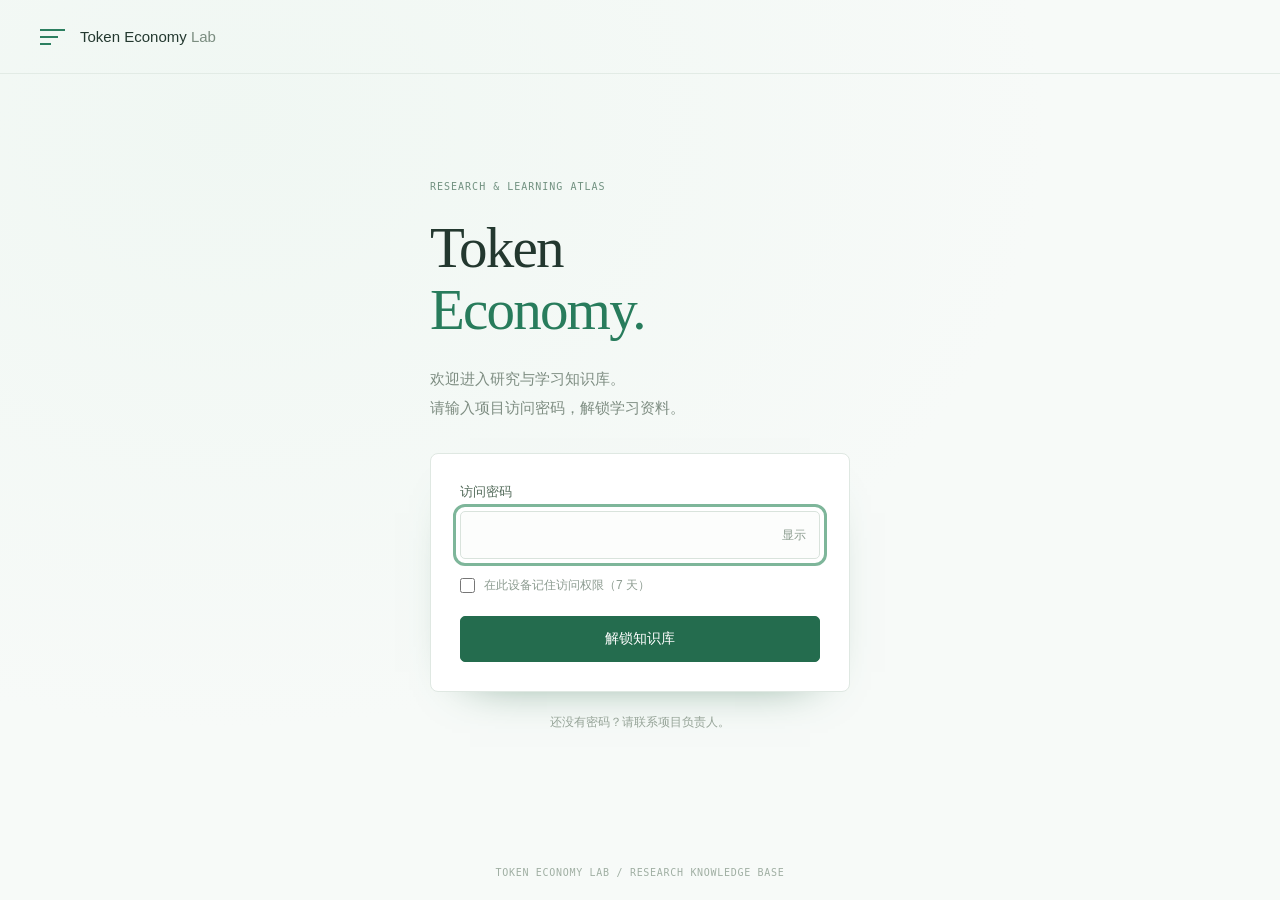
<file: topics/routing/index.html>
<!doctype html>
<html lang="zh-CN">
<head>
  <meta charset="utf-8">
  <meta name="viewport" content="width=device-width,initial-scale=1">
  <meta name="robots" content="noindex,nofollow">
  <meta name="referrer" content="no-referrer">
  <title>Token Economy Lab · 访问验证</title>
  <style>
    :root{color-scheme:light;font-family:Inter,-apple-system,BlinkMacSystemFont,'PingFang SC','Microsoft YaHei',sans-serif;color:#23382f;background:#f7faf8}*{box-sizing:border-box}body{margin:0;min-height:100svh;display:flex;flex-direction:column;background:radial-gradient(ellipse at 18% 14%,#e8f4ed77,transparent 55%)}button,input{font:inherit}button{cursor:pointer}a,input,button{outline-offset:4px}input:focus-visible,button:focus-visible{outline:3px solid #7eb69a}.hidden{display:none!important}.gate-header{padding:28px 40px;border-bottom:1px solid #e2ebe5;font-size:15px;display:flex;gap:13px;align-items:center}.mark{width:27px;display:grid;gap:5px}.mark i{display:block;width:25px;height:2px;background:#2c7f60}.mark i:nth-child(2){width:18px}.mark i:nth-child(3){width:11px}.gate-header b{font-weight:400;color:#7b8d80}.gate{display:flex;flex:1;align-items:center;justify-content:center;padding:45px 24px}.gate-content{width:420px;max-width:100%}.eyebrow{font:10px/1.5 'SFMono-Regular',Consolas,monospace;letter-spacing:.1em;color:#719180}.gate-content h1{font:400 57px/1.1 'Iowan Old Style',Baskerville,Georgia,serif;letter-spacing:-1.8px;margin:23px 0 0}.gate-content h1 em{font-style:normal;color:#287c5c}.description{font-size:15px;line-height:1.9;color:#7e8d82;margin:23px 0 31px}.gate-form{background:#fff;border:1px solid #dfe8e2;border-radius:8px;padding:29px;box-shadow:0 20px 50px -40px #3b7456}.field-label{display:block;font-size:13px;margin-bottom:10px;color:#526a59}.password-row{position:relative;display:flex}.password-row input{width:100%;height:48px;border:1px solid #d9e3dc;border-radius:5px;background:#fcfdfc;padding:11px 67px 11px 13px;font-size:16px;color:#284133}.password-row button{position:absolute;right:7px;top:9px;background:none;border:0;color:#8b9c8f;font-size:12px;padding:5px 7px;min-height:30px}.remember{display:flex;align-items:center;gap:9px;margin:17px 0 21px;font-size:12px;line-height:1.6;color:#8d9c91}.remember input{accent-color:#317e5d;margin:0;width:15px;height:15px}.submit{width:100%;height:46px;border:1px solid #246c4e;background:#246c4e;color:#fff;border-radius:5px;font-size:14px}.submit:hover{background:#185b3e}.submit:disabled{opacity:.65;cursor:wait}.error{font-size:13px;color:#ae5244;line-height:1.65;margin:13px 0 0}.gate-note{font-size:12px;color:#95a397;margin-top:22px;text-align:center}.gate-footer{padding:22px;text-align:center;font:10px 'SFMono-Regular',monospace;letter-spacing:.07em;color:#a0afa3}.loading{flex:1;display:grid;place-items:center;font-size:13px;color:#93a799}.loading span{padding:15px 25px;border:1px solid #dce7df;border-radius:5px;background:#fff}@media(max-width:480px){.gate-header{padding:23px;font-size:14px}.gate{padding:40px 24px}.gate-content h1{font-size:52px}.gate-form{padding:25px}.description{font-size:14px}.gate-footer{font-size:9px}}@media(prefers-reduced-motion:reduce){*{animation:none!important;transition:none!important}}
  </style>
</head>
<body>
  <header class="gate-header"><span class="mark" aria-hidden="true"><i></i><i></i><i></i></span><span>Token Economy <b>Lab</b></span></header>
  <div id="loading" class="loading"><span>正在验证访问权限…</span></div>
  <main id="gate" class="gate hidden"><div class="gate-content">
    <span class="eyebrow">RESEARCH & LEARNING ATLAS</span>
    <h1>Token<br><em>Economy.</em></h1>
    <p class="description">欢迎进入研究与学习知识库。<br>请输入项目访问密码，解锁学习资料。</p>
    <form class="gate-form" id="unlock-form">
      <label class="field-label" for="password">访问密码</label>
      <div class="password-row"><input id="password" type="password" autocomplete="current-password" required aria-describedby="error"><button type="button" id="toggle" aria-pressed="false" aria-label="显示密码">显示</button></div>
      <label class="remember"><input id="remember" type="checkbox">在此设备记住访问权限（7 天）</label>
      <button class="submit" id="submit" type="submit">解锁知识库</button>
      <p id="error" class="error hidden" role="alert"></p>
    </form>
    <p class="gate-note">还没有密码？请联系项目负责人。</p>
  </div></main>
  <footer class="gate-footer">TOKEN ECONOMY LAB / RESEARCH KNOWLEDGE BASE</footer>
  <noscript><p style="padding:24px;text-align:center">解锁加密资料需要启用 JavaScript。</p></noscript>
  <script>
    const staticryptInitiator = ((function(){
  const exports = {};
  const cryptoEngine = ((function(){
  const exports = {};
  const { subtle } = crypto;

const IV_BITS = 16 * 8;
const HEX_BITS = 4;
const ENCRYPTION_ALGO = "AES-CBC";

/**
 * Translates between utf8 encoded hexadecimal strings
 * and Uint8Array bytes.
 */
const HexEncoder = {
    /**
     * hex string -> bytes
     * @param {string} hexString
     * @returns {Uint8Array}
     */
    parse: function (hexString) {
        if (hexString.length % 2 !== 0) throw "Invalid hexString";
        const arrayBuffer = new Uint8Array(hexString.length / 2);

        for (let i = 0; i < hexString.length; i += 2) {
            const byteValue = parseInt(hexString.substring(i, i + 2), 16);
            if (isNaN(byteValue)) {
                throw "Invalid hexString";
            }
            arrayBuffer[i / 2] = byteValue;
        }
        return arrayBuffer;
    },

    /**
     * bytes -> hex string
     * @param {Uint8Array} bytes
     * @returns {string}
     */
    stringify: function (bytes) {
        const hexBytes = [];

        for (let i = 0; i < bytes.length; ++i) {
            let byteString = bytes[i].toString(16);
            if (byteString.length < 2) {
                byteString = "0" + byteString;
            }
            hexBytes.push(byteString);
        }
        return hexBytes.join("");
    },
};

/**
 * Translates between utf8 strings and Uint8Array bytes.
 */
const UTF8Encoder = {
    parse: function (str) {
        return new TextEncoder().encode(str);
    },

    stringify: function (bytes) {
        return new TextDecoder().decode(bytes);
    },
};

/**
 * Salt and encrypt a msg with a password.
 */
async function encrypt(msg, hashedPassword) {
    // Must be 16 bytes, unpredictable, and preferably cryptographically random. However, it need not be secret.
    // https://developer.mozilla.org/en-US/docs/Web/API/SubtleCrypto/encrypt#parameters
    const iv = crypto.getRandomValues(new Uint8Array(IV_BITS / 8));

    const key = await subtle.importKey("raw", HexEncoder.parse(hashedPassword), ENCRYPTION_ALGO, false, ["encrypt"]);

    const encrypted = await subtle.encrypt(
        {
            name: ENCRYPTION_ALGO,
            iv: iv,
        },
        key,
        UTF8Encoder.parse(msg)
    );

    // iv will be 32 hex characters, we prepend it to the ciphertext for use in decryption
    return HexEncoder.stringify(iv) + HexEncoder.stringify(new Uint8Array(encrypted));
}
exports.encrypt = encrypt;

/**
 * Decrypt a salted msg using a password.
 *
 * @param {string} encryptedMsg
 * @param {string} hashedPassword
 * @returns {Promise<string>}
 */
async function decrypt(encryptedMsg, hashedPassword) {
    const ivLength = IV_BITS / HEX_BITS;
    const iv = HexEncoder.parse(encryptedMsg.substring(0, ivLength));
    const encrypted = encryptedMsg.substring(ivLength);

    const key = await subtle.importKey("raw", HexEncoder.parse(hashedPassword), ENCRYPTION_ALGO, false, ["decrypt"]);

    const outBuffer = await subtle.decrypt(
        {
            name: ENCRYPTION_ALGO,
            iv: iv,
        },
        key,
        HexEncoder.parse(encrypted)
    );

    return UTF8Encoder.stringify(new Uint8Array(outBuffer));
}
exports.decrypt = decrypt;

/**
 * Salt and hash the password so it can be stored in localStorage without opening a password reuse vulnerability.
 *
 * @param {string} password
 * @param {string} salt
 * @returns {Promise<string>}
 */
async function hashPassword(password, salt) {
    // we hash the password in multiple steps, each adding more iterations. This is because we used to allow less
    // iterations, so for backward compatibility reasons, we need to support going from that to more iterations.
    let hashedPassword = await hashLegacyRound(password, salt);

    hashedPassword = await hashSecondRound(hashedPassword, salt);

    return hashThirdRound(hashedPassword, salt);
}
exports.hashPassword = hashPassword;

/**
 * This hashes the password with 1k iterations. This is a low number, we need this function to support backwards
 * compatibility.
 *
 * @param {string} password
 * @param {string} salt
 * @returns {Promise<string>}
 */
function hashLegacyRound(password, salt) {
    return pbkdf2(password, salt, 1000, "SHA-1");
}
exports.hashLegacyRound = hashLegacyRound;

/**
 * Add a second round of iterations. This is because we used to use 1k, so for backwards compatibility with
 * remember-me/autodecrypt links, we need to support going from that to more iterations.
 *
 * @param hashedPassword
 * @param salt
 * @returns {Promise<string>}
 */
function hashSecondRound(hashedPassword, salt) {
    return pbkdf2(hashedPassword, salt, 14000, "SHA-256");
}
exports.hashSecondRound = hashSecondRound;

/**
 * Add a third round of iterations to bring total number to 600k. This is because we used to use 1k, then 15k, so for
 * backwards compatibility with remember-me/autodecrypt links, we need to support going from that to more iterations.
 *
 * @param hashedPassword
 * @param salt
 * @returns {Promise<string>}
 */
function hashThirdRound(hashedPassword, salt) {
    return pbkdf2(hashedPassword, salt, 585000, "SHA-256");
}
exports.hashThirdRound = hashThirdRound;

/**
 * Salt and hash the password so it can be stored in localStorage without opening a password reuse vulnerability.
 *
 * @param {string} password
 * @param {string} salt
 * @param {int} iterations
 * @param {string} hashAlgorithm
 * @returns {Promise<string>}
 */
async function pbkdf2(password, salt, iterations, hashAlgorithm) {
    const key = await subtle.importKey("raw", UTF8Encoder.parse(password), "PBKDF2", false, ["deriveBits"]);

    const keyBytes = await subtle.deriveBits(
        {
            name: "PBKDF2",
            hash: hashAlgorithm,
            iterations,
            salt: UTF8Encoder.parse(salt),
        },
        key,
        256
    );

    return HexEncoder.stringify(new Uint8Array(keyBytes));
}

function generateRandomSalt() {
    const bytes = crypto.getRandomValues(new Uint8Array(128 / 8));

    return HexEncoder.stringify(new Uint8Array(bytes));
}
exports.generateRandomSalt = generateRandomSalt;

async function signMessage(hashedPassword, message) {
    const key = await subtle.importKey(
        "raw",
        HexEncoder.parse(hashedPassword),
        {
            name: "HMAC",
            hash: "SHA-256",
        },
        false,
        ["sign"]
    );
    const signature = await subtle.sign("HMAC", key, UTF8Encoder.parse(message));

    return HexEncoder.stringify(new Uint8Array(signature));
}
exports.signMessage = signMessage;

function getRandomAlphanum() {
    const possibleCharacters = "abcdefghijklmnopqrstuvwxyzABCDEFGHIJKLMNOPQRSTUVWXYZ0123456789";

    let byteArray;
    let parsedInt;

    // Keep generating new random bytes until we get a value that falls
    // within a range that can be evenly divided by possibleCharacters.length
    do {
        byteArray = crypto.getRandomValues(new Uint8Array(1));
        // extract the lowest byte to get an int from 0 to 255 (probably unnecessary, since we're only generating 1 byte)
        parsedInt = byteArray[0] & 0xff;
    } while (parsedInt >= 256 - (256 % possibleCharacters.length));

    // Take the modulo of the parsed integer to get a random number between 0 and totalLength - 1
    const randomIndex = parsedInt % possibleCharacters.length;

    return possibleCharacters[randomIndex];
}

/**
 * Generate a random string of a given length.
 *
 * @param {int} length
 * @returns {string}
 */
function generateRandomString(length) {
    let randomString = "";

    for (let i = 0; i < length; i++) {
        randomString += getRandomAlphanum();
    }

    return randomString;
}
exports.generateRandomString = generateRandomString;

  return exports;
})());
const codec = ((function(){
  const exports = {};
  /**
 * Initialize the codec with the provided cryptoEngine - this return functions to encode and decode messages.
 *
 * @param cryptoEngine - the engine to use for encryption / decryption
 */
function init(cryptoEngine) {
    const exports = {};

    /**
     * Top-level function for encoding a message.
     * Includes password hashing, encryption, and signing.
     *
     * @param {string} msg
     * @param {string} password
     * @param {string} salt
     *
     * @returns {string} The encoded text
     */
    async function encode(msg, password, salt) {
        const hashedPassword = await cryptoEngine.hashPassword(password, salt);

        const encrypted = await cryptoEngine.encrypt(msg, hashedPassword);

        // we use the hashed password in the HMAC because this is effectively what will be used a password (so we can store
        // it in localStorage safely, we don't use the clear text password)
        const hmac = await cryptoEngine.signMessage(hashedPassword, encrypted);

        return hmac + encrypted;
    }
    exports.encode = encode;

    /**
     * Encode using a password that has already been hashed. This is useful to encode multiple messages in a row, that way
     * we don't need to hash the password multiple times.
     *
     * @param {string} msg
     * @param {string} hashedPassword
     *
     * @returns {string} The encoded text
     */
    async function encodeWithHashedPassword(msg, hashedPassword) {
        const encrypted = await cryptoEngine.encrypt(msg, hashedPassword);

        // we use the hashed password in the HMAC because this is effectively what will be used a password (so we can store
        // it in localStorage safely, we don't use the clear text password)
        const hmac = await cryptoEngine.signMessage(hashedPassword, encrypted);

        return hmac + encrypted;
    }
    exports.encodeWithHashedPassword = encodeWithHashedPassword;

    /**
     * Top-level function for decoding a message.
     * Includes signature check and decryption.
     *
     * @param {string} signedMsg
     * @param {string} hashedPassword
     * @param {string} salt
     * @param {int} backwardCompatibleAttempt
     * @param {string} originalPassword
     *
     * @returns {Object} {success: true, decoded: string} | {success: false, message: string}
     */
    async function decode(signedMsg, hashedPassword, salt, backwardCompatibleAttempt = 0, originalPassword = "") {
        const encryptedHMAC = signedMsg.substring(0, 64);
        const encryptedMsg = signedMsg.substring(64);
        const decryptedHMAC = await cryptoEngine.signMessage(hashedPassword, encryptedMsg);

        if (decryptedHMAC !== encryptedHMAC) {
            // we have been raising the number of iterations in the hashing algorithm multiple times, so to support the old
            // remember-me/autodecrypt links we need to try bringing the old hashes up to speed.
            originalPassword = originalPassword || hashedPassword;
            if (backwardCompatibleAttempt === 0) {
                const updatedHashedPassword = await cryptoEngine.hashThirdRound(originalPassword, salt);

                return decode(signedMsg, updatedHashedPassword, salt, backwardCompatibleAttempt + 1, originalPassword);
            }
            if (backwardCompatibleAttempt === 1) {
                let updatedHashedPassword = await cryptoEngine.hashSecondRound(originalPassword, salt);
                updatedHashedPassword = await cryptoEngine.hashThirdRound(updatedHashedPassword, salt);

                return decode(signedMsg, updatedHashedPassword, salt, backwardCompatibleAttempt + 1, originalPassword);
            }

            return { success: false, message: "Signature mismatch" };
        }

        return {
            success: true,
            decoded: await cryptoEngine.decrypt(encryptedMsg, hashedPassword),
        };
    }
    exports.decode = decode;

    return exports;
}
exports.init = init;

  return exports;
})());
const decode = codec.init(cryptoEngine).decode;

/**
 * Initialize the staticrypt module, that exposes functions callbable by the password_template.
 *
 * @param {{
 *  staticryptEncryptedMsgUniqueVariableName: string,
 *  isRememberEnabled: boolean,
 *  rememberDurationInDays: number,
 *  staticryptSaltUniqueVariableName: string,
 * }} staticryptConfig - object of data that is stored on the password_template at encryption time.
 *
 * @param {{
 *  rememberExpirationKey: string,
 *  rememberPassphraseKey: string,
 *  replaceHtmlCallback: function,
 *  clearLocalStorageCallback: function,
 * }} templateConfig - object of data that can be configured by a custom password_template.
 */
function init(staticryptConfig, templateConfig) {
    const exports = {};

    /**
     * Decrypt our encrypted page, replace the whole HTML.
     *
     * @param {string} hashedPassword
     * @returns {Promise<boolean>}
     */
    async function decryptAndReplaceHtml(hashedPassword) {
        const { staticryptEncryptedMsgUniqueVariableName, staticryptSaltUniqueVariableName } = staticryptConfig;
        const { replaceHtmlCallback } = templateConfig;

        const result = await decode(
            staticryptEncryptedMsgUniqueVariableName,
            hashedPassword,
            staticryptSaltUniqueVariableName
        );
        if (!result.success) {
            return false;
        }
        const plainHTML = result.decoded;

        // if the user configured a callback call it, otherwise just replace the whole HTML
        if (typeof replaceHtmlCallback === "function") {
            replaceHtmlCallback(plainHTML);
        } else {
            document.write(plainHTML);
            document.close();
        }

        return true;
    }

    /**
     * Attempt to decrypt the page and replace the whole HTML.
     *
     * @param {string} password
     * @param {boolean} isRememberChecked
     *
     * @returns {Promise<{isSuccessful: boolean, hashedPassword?: string}>} - we return an object, so that if we want to
     *   expose more information in the future we can do it without breaking the password_template
     */
    async function handleDecryptionOfPage(password, isRememberChecked) {
        const { staticryptSaltUniqueVariableName } = staticryptConfig;

        // decrypt and replace the whole page
        const hashedPassword = await cryptoEngine.hashPassword(password, staticryptSaltUniqueVariableName);
        return handleDecryptionOfPageFromHash(hashedPassword, isRememberChecked);
    }
    exports.handleDecryptionOfPage = handleDecryptionOfPage;

    async function handleDecryptionOfPageFromHash(hashedPassword, isRememberChecked) {
        const { isRememberEnabled, rememberDurationInDays } = staticryptConfig;
        const { rememberExpirationKey, rememberPassphraseKey } = templateConfig;

        const isDecryptionSuccessful = await decryptAndReplaceHtml(hashedPassword);

        if (!isDecryptionSuccessful) {
            return {
                isSuccessful: false,
                hashedPassword,
            };
        }

        // remember the hashedPassword and set its expiration if necessary
        if (isRememberEnabled && isRememberChecked) {
            window.localStorage.setItem(rememberPassphraseKey, hashedPassword);

            // set the expiration if the duration isn't 0 (meaning no expiration)
            if (rememberDurationInDays > 0) {
                window.localStorage.setItem(
                    rememberExpirationKey,
                    (new Date().getTime() + rememberDurationInDays * 24 * 60 * 60 * 1000).toString()
                );
            }
        }

        return {
            isSuccessful: true,
            hashedPassword,
        };
    }
    exports.handleDecryptionOfPageFromHash = handleDecryptionOfPageFromHash;

    /**
     * Clear localstorage from staticrypt related values
     */
    function clearLocalStorage() {
        const { clearLocalStorageCallback, rememberExpirationKey, rememberPassphraseKey } = templateConfig;

        if (typeof clearLocalStorageCallback === "function") {
            clearLocalStorageCallback();
        } else {
            localStorage.removeItem(rememberPassphraseKey);
            localStorage.removeItem(rememberExpirationKey);
        }
    }

    async function handleDecryptOnLoad() {
        let isSuccessful = await decryptOnLoadFromUrl();

        if (!isSuccessful) {
            isSuccessful = await decryptOnLoadFromRememberMe();
        }

        return { isSuccessful };
    }
    exports.handleDecryptOnLoad = handleDecryptOnLoad;

    /**
     * Clear storage if we are logging out
     *
     * @returns {boolean} - whether we logged out
     */
    function logoutIfNeeded() {
        const logoutKey = "staticrypt_logout";

        // handle logout through query param
        const queryParams = new URLSearchParams(window.location.search);
        if (queryParams.has(logoutKey)) {
            clearLocalStorage();
            return true;
        }

        // handle logout through URL fragment
        const hash = window.location.hash.substring(1);
        if (hash.includes(logoutKey)) {
            clearLocalStorage();
            return true;
        }

        return false;
    }

    /**
     * To be called on load: check if we want to try to decrypt and replace the HTML with the decrypted content, and
     * try to do it if needed.
     *
     * @returns {Promise<boolean>} true if we derypted and replaced the whole page, false otherwise
     */
    async function decryptOnLoadFromRememberMe() {
        const { rememberDurationInDays } = staticryptConfig;
        const { rememberExpirationKey, rememberPassphraseKey } = templateConfig;

        // if we are login out, terminate
        if (logoutIfNeeded()) {
            return false;
        }

        // if there is expiration configured, check if we're not beyond the expiration
        if (rememberDurationInDays && rememberDurationInDays > 0) {
            const expiration = localStorage.getItem(rememberExpirationKey),
                isExpired = expiration && new Date().getTime() > parseInt(expiration);

            if (isExpired) {
                clearLocalStorage();
                return false;
            }
        }

        const hashedPassword = localStorage.getItem(rememberPassphraseKey);

        if (hashedPassword) {
            // try to decrypt
            const isDecryptionSuccessful = await decryptAndReplaceHtml(hashedPassword);

            // if the decryption is unsuccessful the password might be wrong - silently clear the saved data and let
            // the user fill the password form again
            if (!isDecryptionSuccessful) {
                clearLocalStorage();
                return false;
            }

            return true;
        }

        return false;
    }

    async function decryptOnLoadFromUrl() {
        const passwordKey = "staticrypt_pwd";
        const rememberMeKey = "remember_me";

        // try to get the password from the query param (for backward compatibility - we now want to avoid this method,
        // since it sends the hashed password to the server which isn't needed)
        const queryParams = new URLSearchParams(window.location.search);
        const hashedPasswordQuery = queryParams.get(passwordKey);
        const rememberMeQuery = queryParams.get(rememberMeKey);

        const urlFragment = window.location.hash.substring(1);
        // get the password from the url fragment
        const hashedPasswordRegexMatch = urlFragment.match(new RegExp(passwordKey + "=([^&]*)"));
        const hashedPasswordFragment = hashedPasswordRegexMatch ? hashedPasswordRegexMatch[1] : null;
        const rememberMeFragment = urlFragment.includes(rememberMeKey);

        const hashedPassword = hashedPasswordFragment || hashedPasswordQuery;
        const rememberMe = rememberMeFragment || rememberMeQuery;

        if (hashedPassword) {
            return handleDecryptionOfPageFromHash(hashedPassword, rememberMe);
        }

        return false;
    }

    return exports;
}
exports.init = init;

  return exports;
})());
    const staticryptConfig = {"staticryptEncryptedMsgUniqueVariableName":"[base64]","isRememberEnabled":true,"rememberDurationInDays":7,"staticryptSaltUniqueVariableName":"2ae15f9b9b8bfd22169ea02ef9ca25de"};
    let unlockedHTML = null;
    const engine = staticryptInitiator.init(staticryptConfig, {
      rememberExpirationKey: 'tel-expiration',
      rememberPassphraseKey: 'tel-passphrase',
      replaceHtmlCallback: html => { unlockedHTML = html; },
      clearLocalStorageCallback: () => sessionStorage.removeItem('tel-session'),
    });
    function replacePage() { document.open(); document.write(unlockedHTML); document.close(); }
    function showGate() { document.getElementById('loading').classList.add('hidden');document.getElementById('gate').classList.remove('hidden');document.getElementById('password').focus(); }
    window.addEventListener('load', async () => {
      try {
        const result = await engine.handleDecryptOnLoad();
        if(result.isSuccessful) { if(result.hashedPassword)sessionStorage.setItem('tel-session',result.hashedPassword);replacePage();return; }
        const session = sessionStorage.getItem('tel-session');
        if(session) {const decoded=await engine.handleDecryptionOfPageFromHash(session,false);if(decoded.isSuccessful){replacePage();return;}sessionStorage.removeItem('tel-session');}
      } catch { document.getElementById('error').textContent='无法完成解锁，请使用支持 HTTPS 与 WebCrypto 的浏览器。';document.getElementById('error').classList.remove('hidden'); }
      showGate();
    });
    document.getElementById('toggle').addEventListener('click', () => {const input=document.getElementById('password');const visible=input.type==='password';input.type=visible?'text':'password';const button=document.getElementById('toggle');button.textContent=visible?'隐藏':'显示';button.setAttribute('aria-pressed',String(visible));button.setAttribute('aria-label',visible?'隐藏密码':'显示密码');});
    document.getElementById('unlock-form').addEventListener('submit', async e => {
      e.preventDefault();const submit=document.getElementById('submit');submit.disabled=true;submit.textContent='正在解锁…';const error=document.getElementById('error');error.classList.add('hidden');
      try {const result=await engine.handleDecryptionOfPage(document.getElementById('password').value,document.getElementById('remember').checked);if(result.isSuccessful){sessionStorage.setItem('tel-session',result.hashedPassword);replacePage();return;}error.textContent='密码不正确，请重新输入。';}catch{error.textContent='解锁失败，请刷新页面后重试。';}
      error.classList.remove('hidden');submit.disabled=false;submit.textContent='解锁知识库';
    });
  </script>
</body>
</html>
</file>
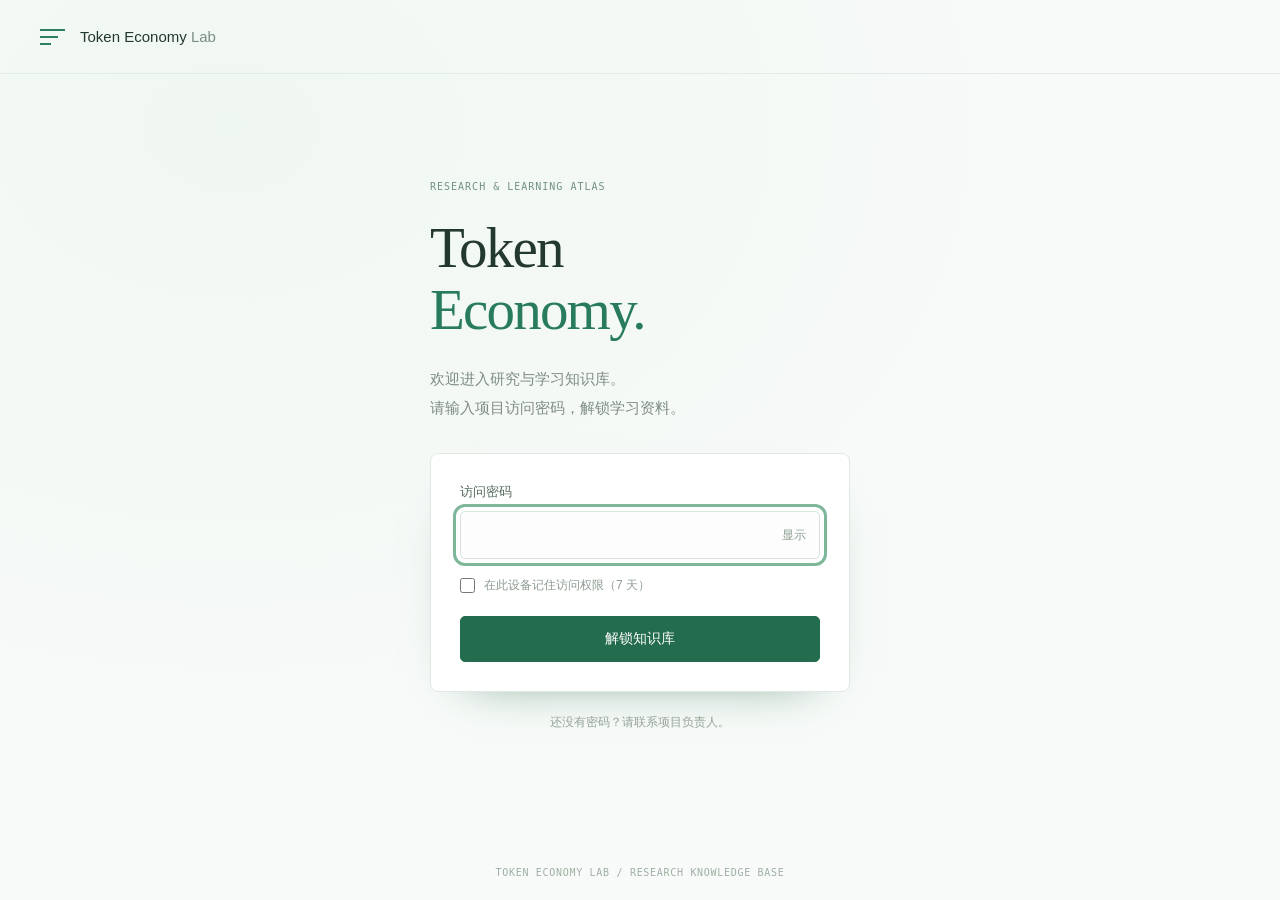
<file: topics/scheduling/index.html>
<!doctype html>
<html lang="zh-CN">
<head>
  <meta charset="utf-8">
  <meta name="viewport" content="width=device-width,initial-scale=1">
  <meta name="robots" content="noindex,nofollow">
  <meta name="referrer" content="no-referrer">
  <title>Token Economy Lab · 访问验证</title>
  <style>
    :root{color-scheme:light;font-family:Inter,-apple-system,BlinkMacSystemFont,'PingFang SC','Microsoft YaHei',sans-serif;color:#23382f;background:#f7faf8}*{box-sizing:border-box}body{margin:0;min-height:100svh;display:flex;flex-direction:column;background:radial-gradient(ellipse at 18% 14%,#e8f4ed77,transparent 55%)}button,input{font:inherit}button{cursor:pointer}a,input,button{outline-offset:4px}input:focus-visible,button:focus-visible{outline:3px solid #7eb69a}.hidden{display:none!important}.gate-header{padding:28px 40px;border-bottom:1px solid #e2ebe5;font-size:15px;display:flex;gap:13px;align-items:center}.mark{width:27px;display:grid;gap:5px}.mark i{display:block;width:25px;height:2px;background:#2c7f60}.mark i:nth-child(2){width:18px}.mark i:nth-child(3){width:11px}.gate-header b{font-weight:400;color:#7b8d80}.gate{display:flex;flex:1;align-items:center;justify-content:center;padding:45px 24px}.gate-content{width:420px;max-width:100%}.eyebrow{font:10px/1.5 'SFMono-Regular',Consolas,monospace;letter-spacing:.1em;color:#719180}.gate-content h1{font:400 57px/1.1 'Iowan Old Style',Baskerville,Georgia,serif;letter-spacing:-1.8px;margin:23px 0 0}.gate-content h1 em{font-style:normal;color:#287c5c}.description{font-size:15px;line-height:1.9;color:#7e8d82;margin:23px 0 31px}.gate-form{background:#fff;border:1px solid #dfe8e2;border-radius:8px;padding:29px;box-shadow:0 20px 50px -40px #3b7456}.field-label{display:block;font-size:13px;margin-bottom:10px;color:#526a59}.password-row{position:relative;display:flex}.password-row input{width:100%;height:48px;border:1px solid #d9e3dc;border-radius:5px;background:#fcfdfc;padding:11px 67px 11px 13px;font-size:16px;color:#284133}.password-row button{position:absolute;right:7px;top:9px;background:none;border:0;color:#8b9c8f;font-size:12px;padding:5px 7px;min-height:30px}.remember{display:flex;align-items:center;gap:9px;margin:17px 0 21px;font-size:12px;line-height:1.6;color:#8d9c91}.remember input{accent-color:#317e5d;margin:0;width:15px;height:15px}.submit{width:100%;height:46px;border:1px solid #246c4e;background:#246c4e;color:#fff;border-radius:5px;font-size:14px}.submit:hover{background:#185b3e}.submit:disabled{opacity:.65;cursor:wait}.error{font-size:13px;color:#ae5244;line-height:1.65;margin:13px 0 0}.gate-note{font-size:12px;color:#95a397;margin-top:22px;text-align:center}.gate-footer{padding:22px;text-align:center;font:10px 'SFMono-Regular',monospace;letter-spacing:.07em;color:#a0afa3}.loading{flex:1;display:grid;place-items:center;font-size:13px;color:#93a799}.loading span{padding:15px 25px;border:1px solid #dce7df;border-radius:5px;background:#fff}@media(max-width:480px){.gate-header{padding:23px;font-size:14px}.gate{padding:40px 24px}.gate-content h1{font-size:52px}.gate-form{padding:25px}.description{font-size:14px}.gate-footer{font-size:9px}}@media(prefers-reduced-motion:reduce){*{animation:none!important;transition:none!important}}
  </style>
</head>
<body>
  <header class="gate-header"><span class="mark" aria-hidden="true"><i></i><i></i><i></i></span><span>Token Economy <b>Lab</b></span></header>
  <div id="loading" class="loading"><span>正在验证访问权限…</span></div>
  <main id="gate" class="gate hidden"><div class="gate-content">
    <span class="eyebrow">RESEARCH & LEARNING ATLAS</span>
    <h1>Token<br><em>Economy.</em></h1>
    <p class="description">欢迎进入研究与学习知识库。<br>请输入项目访问密码，解锁学习资料。</p>
    <form class="gate-form" id="unlock-form">
      <label class="field-label" for="password">访问密码</label>
      <div class="password-row"><input id="password" type="password" autocomplete="current-password" required aria-describedby="error"><button type="button" id="toggle" aria-pressed="false" aria-label="显示密码">显示</button></div>
      <label class="remember"><input id="remember" type="checkbox">在此设备记住访问权限（7 天）</label>
      <button class="submit" id="submit" type="submit">解锁知识库</button>
      <p id="error" class="error hidden" role="alert"></p>
    </form>
    <p class="gate-note">还没有密码？请联系项目负责人。</p>
  </div></main>
  <footer class="gate-footer">TOKEN ECONOMY LAB / RESEARCH KNOWLEDGE BASE</footer>
  <noscript><p style="padding:24px;text-align:center">解锁加密资料需要启用 JavaScript。</p></noscript>
  <script>
    const staticryptInitiator = ((function(){
  const exports = {};
  const cryptoEngine = ((function(){
  const exports = {};
  const { subtle } = crypto;

const IV_BITS = 16 * 8;
const HEX_BITS = 4;
const ENCRYPTION_ALGO = "AES-CBC";

/**
 * Translates between utf8 encoded hexadecimal strings
 * and Uint8Array bytes.
 */
const HexEncoder = {
    /**
     * hex string -> bytes
     * @param {string} hexString
     * @returns {Uint8Array}
     */
    parse: function (hexString) {
        if (hexString.length % 2 !== 0) throw "Invalid hexString";
        const arrayBuffer = new Uint8Array(hexString.length / 2);

        for (let i = 0; i < hexString.length; i += 2) {
            const byteValue = parseInt(hexString.substring(i, i + 2), 16);
            if (isNaN(byteValue)) {
                throw "Invalid hexString";
            }
            arrayBuffer[i / 2] = byteValue;
        }
        return arrayBuffer;
    },

    /**
     * bytes -> hex string
     * @param {Uint8Array} bytes
     * @returns {string}
     */
    stringify: function (bytes) {
        const hexBytes = [];

        for (let i = 0; i < bytes.length; ++i) {
            let byteString = bytes[i].toString(16);
            if (byteString.length < 2) {
                byteString = "0" + byteString;
            }
            hexBytes.push(byteString);
        }
        return hexBytes.join("");
    },
};

/**
 * Translates between utf8 strings and Uint8Array bytes.
 */
const UTF8Encoder = {
    parse: function (str) {
        return new TextEncoder().encode(str);
    },

    stringify: function (bytes) {
        return new TextDecoder().decode(bytes);
    },
};

/**
 * Salt and encrypt a msg with a password.
 */
async function encrypt(msg, hashedPassword) {
    // Must be 16 bytes, unpredictable, and preferably cryptographically random. However, it need not be secret.
    // https://developer.mozilla.org/en-US/docs/Web/API/SubtleCrypto/encrypt#parameters
    const iv = crypto.getRandomValues(new Uint8Array(IV_BITS / 8));

    const key = await subtle.importKey("raw", HexEncoder.parse(hashedPassword), ENCRYPTION_ALGO, false, ["encrypt"]);

    const encrypted = await subtle.encrypt(
        {
            name: ENCRYPTION_ALGO,
            iv: iv,
        },
        key,
        UTF8Encoder.parse(msg)
    );

    // iv will be 32 hex characters, we prepend it to the ciphertext for use in decryption
    return HexEncoder.stringify(iv) + HexEncoder.stringify(new Uint8Array(encrypted));
}
exports.encrypt = encrypt;

/**
 * Decrypt a salted msg using a password.
 *
 * @param {string} encryptedMsg
 * @param {string} hashedPassword
 * @returns {Promise<string>}
 */
async function decrypt(encryptedMsg, hashedPassword) {
    const ivLength = IV_BITS / HEX_BITS;
    const iv = HexEncoder.parse(encryptedMsg.substring(0, ivLength));
    const encrypted = encryptedMsg.substring(ivLength);

    const key = await subtle.importKey("raw", HexEncoder.parse(hashedPassword), ENCRYPTION_ALGO, false, ["decrypt"]);

    const outBuffer = await subtle.decrypt(
        {
            name: ENCRYPTION_ALGO,
            iv: iv,
        },
        key,
        HexEncoder.parse(encrypted)
    );

    return UTF8Encoder.stringify(new Uint8Array(outBuffer));
}
exports.decrypt = decrypt;

/**
 * Salt and hash the password so it can be stored in localStorage without opening a password reuse vulnerability.
 *
 * @param {string} password
 * @param {string} salt
 * @returns {Promise<string>}
 */
async function hashPassword(password, salt) {
    // we hash the password in multiple steps, each adding more iterations. This is because we used to allow less
    // iterations, so for backward compatibility reasons, we need to support going from that to more iterations.
    let hashedPassword = await hashLegacyRound(password, salt);

    hashedPassword = await hashSecondRound(hashedPassword, salt);

    return hashThirdRound(hashedPassword, salt);
}
exports.hashPassword = hashPassword;

/**
 * This hashes the password with 1k iterations. This is a low number, we need this function to support backwards
 * compatibility.
 *
 * @param {string} password
 * @param {string} salt
 * @returns {Promise<string>}
 */
function hashLegacyRound(password, salt) {
    return pbkdf2(password, salt, 1000, "SHA-1");
}
exports.hashLegacyRound = hashLegacyRound;

/**
 * Add a second round of iterations. This is because we used to use 1k, so for backwards compatibility with
 * remember-me/autodecrypt links, we need to support going from that to more iterations.
 *
 * @param hashedPassword
 * @param salt
 * @returns {Promise<string>}
 */
function hashSecondRound(hashedPassword, salt) {
    return pbkdf2(hashedPassword, salt, 14000, "SHA-256");
}
exports.hashSecondRound = hashSecondRound;

/**
 * Add a third round of iterations to bring total number to 600k. This is because we used to use 1k, then 15k, so for
 * backwards compatibility with remember-me/autodecrypt links, we need to support going from that to more iterations.
 *
 * @param hashedPassword
 * @param salt
 * @returns {Promise<string>}
 */
function hashThirdRound(hashedPassword, salt) {
    return pbkdf2(hashedPassword, salt, 585000, "SHA-256");
}
exports.hashThirdRound = hashThirdRound;

/**
 * Salt and hash the password so it can be stored in localStorage without opening a password reuse vulnerability.
 *
 * @param {string} password
 * @param {string} salt
 * @param {int} iterations
 * @param {string} hashAlgorithm
 * @returns {Promise<string>}
 */
async function pbkdf2(password, salt, iterations, hashAlgorithm) {
    const key = await subtle.importKey("raw", UTF8Encoder.parse(password), "PBKDF2", false, ["deriveBits"]);

    const keyBytes = await subtle.deriveBits(
        {
            name: "PBKDF2",
            hash: hashAlgorithm,
            iterations,
            salt: UTF8Encoder.parse(salt),
        },
        key,
        256
    );

    return HexEncoder.stringify(new Uint8Array(keyBytes));
}

function generateRandomSalt() {
    const bytes = crypto.getRandomValues(new Uint8Array(128 / 8));

    return HexEncoder.stringify(new Uint8Array(bytes));
}
exports.generateRandomSalt = generateRandomSalt;

async function signMessage(hashedPassword, message) {
    const key = await subtle.importKey(
        "raw",
        HexEncoder.parse(hashedPassword),
        {
            name: "HMAC",
            hash: "SHA-256",
        },
        false,
        ["sign"]
    );
    const signature = await subtle.sign("HMAC", key, UTF8Encoder.parse(message));

    return HexEncoder.stringify(new Uint8Array(signature));
}
exports.signMessage = signMessage;

function getRandomAlphanum() {
    const possibleCharacters = "abcdefghijklmnopqrstuvwxyzABCDEFGHIJKLMNOPQRSTUVWXYZ0123456789";

    let byteArray;
    let parsedInt;

    // Keep generating new random bytes until we get a value that falls
    // within a range that can be evenly divided by possibleCharacters.length
    do {
        byteArray = crypto.getRandomValues(new Uint8Array(1));
        // extract the lowest byte to get an int from 0 to 255 (probably unnecessary, since we're only generating 1 byte)
        parsedInt = byteArray[0] & 0xff;
    } while (parsedInt >= 256 - (256 % possibleCharacters.length));

    // Take the modulo of the parsed integer to get a random number between 0 and totalLength - 1
    const randomIndex = parsedInt % possibleCharacters.length;

    return possibleCharacters[randomIndex];
}

/**
 * Generate a random string of a given length.
 *
 * @param {int} length
 * @returns {string}
 */
function generateRandomString(length) {
    let randomString = "";

    for (let i = 0; i < length; i++) {
        randomString += getRandomAlphanum();
    }

    return randomString;
}
exports.generateRandomString = generateRandomString;

  return exports;
})());
const codec = ((function(){
  const exports = {};
  /**
 * Initialize the codec with the provided cryptoEngine - this return functions to encode and decode messages.
 *
 * @param cryptoEngine - the engine to use for encryption / decryption
 */
function init(cryptoEngine) {
    const exports = {};

    /**
     * Top-level function for encoding a message.
     * Includes password hashing, encryption, and signing.
     *
     * @param {string} msg
     * @param {string} password
     * @param {string} salt
     *
     * @returns {string} The encoded text
     */
    async function encode(msg, password, salt) {
        const hashedPassword = await cryptoEngine.hashPassword(password, salt);

        const encrypted = await cryptoEngine.encrypt(msg, hashedPassword);

        // we use the hashed password in the HMAC because this is effectively what will be used a password (so we can store
        // it in localStorage safely, we don't use the clear text password)
        const hmac = await cryptoEngine.signMessage(hashedPassword, encrypted);

        return hmac + encrypted;
    }
    exports.encode = encode;

    /**
     * Encode using a password that has already been hashed. This is useful to encode multiple messages in a row, that way
     * we don't need to hash the password multiple times.
     *
     * @param {string} msg
     * @param {string} hashedPassword
     *
     * @returns {string} The encoded text
     */
    async function encodeWithHashedPassword(msg, hashedPassword) {
        const encrypted = await cryptoEngine.encrypt(msg, hashedPassword);

        // we use the hashed password in the HMAC because this is effectively what will be used a password (so we can store
        // it in localStorage safely, we don't use the clear text password)
        const hmac = await cryptoEngine.signMessage(hashedPassword, encrypted);

        return hmac + encrypted;
    }
    exports.encodeWithHashedPassword = encodeWithHashedPassword;

    /**
     * Top-level function for decoding a message.
     * Includes signature check and decryption.
     *
     * @param {string} signedMsg
     * @param {string} hashedPassword
     * @param {string} salt
     * @param {int} backwardCompatibleAttempt
     * @param {string} originalPassword
     *
     * @returns {Object} {success: true, decoded: string} | {success: false, message: string}
     */
    async function decode(signedMsg, hashedPassword, salt, backwardCompatibleAttempt = 0, originalPassword = "") {
        const encryptedHMAC = signedMsg.substring(0, 64);
        const encryptedMsg = signedMsg.substring(64);
        const decryptedHMAC = await cryptoEngine.signMessage(hashedPassword, encryptedMsg);

        if (decryptedHMAC !== encryptedHMAC) {
            // we have been raising the number of iterations in the hashing algorithm multiple times, so to support the old
            // remember-me/autodecrypt links we need to try bringing the old hashes up to speed.
            originalPassword = originalPassword || hashedPassword;
            if (backwardCompatibleAttempt === 0) {
                const updatedHashedPassword = await cryptoEngine.hashThirdRound(originalPassword, salt);

                return decode(signedMsg, updatedHashedPassword, salt, backwardCompatibleAttempt + 1, originalPassword);
            }
            if (backwardCompatibleAttempt === 1) {
                let updatedHashedPassword = await cryptoEngine.hashSecondRound(originalPassword, salt);
                updatedHashedPassword = await cryptoEngine.hashThirdRound(updatedHashedPassword, salt);

                return decode(signedMsg, updatedHashedPassword, salt, backwardCompatibleAttempt + 1, originalPassword);
            }

            return { success: false, message: "Signature mismatch" };
        }

        return {
            success: true,
            decoded: await cryptoEngine.decrypt(encryptedMsg, hashedPassword),
        };
    }
    exports.decode = decode;

    return exports;
}
exports.init = init;

  return exports;
})());
const decode = codec.init(cryptoEngine).decode;

/**
 * Initialize the staticrypt module, that exposes functions callbable by the password_template.
 *
 * @param {{
 *  staticryptEncryptedMsgUniqueVariableName: string,
 *  isRememberEnabled: boolean,
 *  rememberDurationInDays: number,
 *  staticryptSaltUniqueVariableName: string,
 * }} staticryptConfig - object of data that is stored on the password_template at encryption time.
 *
 * @param {{
 *  rememberExpirationKey: string,
 *  rememberPassphraseKey: string,
 *  replaceHtmlCallback: function,
 *  clearLocalStorageCallback: function,
 * }} templateConfig - object of data that can be configured by a custom password_template.
 */
function init(staticryptConfig, templateConfig) {
    const exports = {};

    /**
     * Decrypt our encrypted page, replace the whole HTML.
     *
     * @param {string} hashedPassword
     * @returns {Promise<boolean>}
     */
    async function decryptAndReplaceHtml(hashedPassword) {
        const { staticryptEncryptedMsgUniqueVariableName, staticryptSaltUniqueVariableName } = staticryptConfig;
        const { replaceHtmlCallback } = templateConfig;

        const result = await decode(
            staticryptEncryptedMsgUniqueVariableName,
            hashedPassword,
            staticryptSaltUniqueVariableName
        );
        if (!result.success) {
            return false;
        }
        const plainHTML = result.decoded;

        // if the user configured a callback call it, otherwise just replace the whole HTML
        if (typeof replaceHtmlCallback === "function") {
            replaceHtmlCallback(plainHTML);
        } else {
            document.write(plainHTML);
            document.close();
        }

        return true;
    }

    /**
     * Attempt to decrypt the page and replace the whole HTML.
     *
     * @param {string} password
     * @param {boolean} isRememberChecked
     *
     * @returns {Promise<{isSuccessful: boolean, hashedPassword?: string}>} - we return an object, so that if we want to
     *   expose more information in the future we can do it without breaking the password_template
     */
    async function handleDecryptionOfPage(password, isRememberChecked) {
        const { staticryptSaltUniqueVariableName } = staticryptConfig;

        // decrypt and replace the whole page
        const hashedPassword = await cryptoEngine.hashPassword(password, staticryptSaltUniqueVariableName);
        return handleDecryptionOfPageFromHash(hashedPassword, isRememberChecked);
    }
    exports.handleDecryptionOfPage = handleDecryptionOfPage;

    async function handleDecryptionOfPageFromHash(hashedPassword, isRememberChecked) {
        const { isRememberEnabled, rememberDurationInDays } = staticryptConfig;
        const { rememberExpirationKey, rememberPassphraseKey } = templateConfig;

        const isDecryptionSuccessful = await decryptAndReplaceHtml(hashedPassword);

        if (!isDecryptionSuccessful) {
            return {
                isSuccessful: false,
                hashedPassword,
            };
        }

        // remember the hashedPassword and set its expiration if necessary
        if (isRememberEnabled && isRememberChecked) {
            window.localStorage.setItem(rememberPassphraseKey, hashedPassword);

            // set the expiration if the duration isn't 0 (meaning no expiration)
            if (rememberDurationInDays > 0) {
                window.localStorage.setItem(
                    rememberExpirationKey,
                    (new Date().getTime() + rememberDurationInDays * 24 * 60 * 60 * 1000).toString()
                );
            }
        }

        return {
            isSuccessful: true,
            hashedPassword,
        };
    }
    exports.handleDecryptionOfPageFromHash = handleDecryptionOfPageFromHash;

    /**
     * Clear localstorage from staticrypt related values
     */
    function clearLocalStorage() {
        const { clearLocalStorageCallback, rememberExpirationKey, rememberPassphraseKey } = templateConfig;

        if (typeof clearLocalStorageCallback === "function") {
            clearLocalStorageCallback();
        } else {
            localStorage.removeItem(rememberPassphraseKey);
            localStorage.removeItem(rememberExpirationKey);
        }
    }

    async function handleDecryptOnLoad() {
        let isSuccessful = await decryptOnLoadFromUrl();

        if (!isSuccessful) {
            isSuccessful = await decryptOnLoadFromRememberMe();
        }

        return { isSuccessful };
    }
    exports.handleDecryptOnLoad = handleDecryptOnLoad;

    /**
     * Clear storage if we are logging out
     *
     * @returns {boolean} - whether we logged out
     */
    function logoutIfNeeded() {
        const logoutKey = "staticrypt_logout";

        // handle logout through query param
        const queryParams = new URLSearchParams(window.location.search);
        if (queryParams.has(logoutKey)) {
            clearLocalStorage();
            return true;
        }

        // handle logout through URL fragment
        const hash = window.location.hash.substring(1);
        if (hash.includes(logoutKey)) {
            clearLocalStorage();
            return true;
        }

        return false;
    }

    /**
     * To be called on load: check if we want to try to decrypt and replace the HTML with the decrypted content, and
     * try to do it if needed.
     *
     * @returns {Promise<boolean>} true if we derypted and replaced the whole page, false otherwise
     */
    async function decryptOnLoadFromRememberMe() {
        const { rememberDurationInDays } = staticryptConfig;
        const { rememberExpirationKey, rememberPassphraseKey } = templateConfig;

        // if we are login out, terminate
        if (logoutIfNeeded()) {
            return false;
        }

        // if there is expiration configured, check if we're not beyond the expiration
        if (rememberDurationInDays && rememberDurationInDays > 0) {
            const expiration = localStorage.getItem(rememberExpirationKey),
                isExpired = expiration && new Date().getTime() > parseInt(expiration);

            if (isExpired) {
                clearLocalStorage();
                return false;
            }
        }

        const hashedPassword = localStorage.getItem(rememberPassphraseKey);

        if (hashedPassword) {
            // try to decrypt
            const isDecryptionSuccessful = await decryptAndReplaceHtml(hashedPassword);

            // if the decryption is unsuccessful the password might be wrong - silently clear the saved data and let
            // the user fill the password form again
            if (!isDecryptionSuccessful) {
                clearLocalStorage();
                return false;
            }

            return true;
        }

        return false;
    }

    async function decryptOnLoadFromUrl() {
        const passwordKey = "staticrypt_pwd";
        const rememberMeKey = "remember_me";

        // try to get the password from the query param (for backward compatibility - we now want to avoid this method,
        // since it sends the hashed password to the server which isn't needed)
        const queryParams = new URLSearchParams(window.location.search);
        const hashedPasswordQuery = queryParams.get(passwordKey);
        const rememberMeQuery = queryParams.get(rememberMeKey);

        const urlFragment = window.location.hash.substring(1);
        // get the password from the url fragment
        const hashedPasswordRegexMatch = urlFragment.match(new RegExp(passwordKey + "=([^&]*)"));
        const hashedPasswordFragment = hashedPasswordRegexMatch ? hashedPasswordRegexMatch[1] : null;
        const rememberMeFragment = urlFragment.includes(rememberMeKey);

        const hashedPassword = hashedPasswordFragment || hashedPasswordQuery;
        const rememberMe = rememberMeFragment || rememberMeQuery;

        if (hashedPassword) {
            return handleDecryptionOfPageFromHash(hashedPassword, rememberMe);
        }

        return false;
    }

    return exports;
}
exports.init = init;

  return exports;
})());
    const staticryptConfig = {"staticryptEncryptedMsgUniqueVariableName":"[base64]","isRememberEnabled":true,"rememberDurationInDays":7,"staticryptSaltUniqueVariableName":"2ae15f9b9b8bfd22169ea02ef9ca25de"};
    let unlockedHTML = null;
    const engine = staticryptInitiator.init(staticryptConfig, {
      rememberExpirationKey: 'tel-expiration',
      rememberPassphraseKey: 'tel-passphrase',
      replaceHtmlCallback: html => { unlockedHTML = html; },
      clearLocalStorageCallback: () => sessionStorage.removeItem('tel-session'),
    });
    function replacePage() { document.open(); document.write(unlockedHTML); document.close(); }
    function showGate() { document.getElementById('loading').classList.add('hidden');document.getElementById('gate').classList.remove('hidden');document.getElementById('password').focus(); }
    window.addEventListener('load', async () => {
      try {
        const result = await engine.handleDecryptOnLoad();
        if(result.isSuccessful) { if(result.hashedPassword)sessionStorage.setItem('tel-session',result.hashedPassword);replacePage();return; }
        const session = sessionStorage.getItem('tel-session');
        if(session) {const decoded=await engine.handleDecryptionOfPageFromHash(session,false);if(decoded.isSuccessful){replacePage();return;}sessionStorage.removeItem('tel-session');}
      } catch { document.getElementById('error').textContent='无法完成解锁，请使用支持 HTTPS 与 WebCrypto 的浏览器。';document.getElementById('error').classList.remove('hidden'); }
      showGate();
    });
    document.getElementById('toggle').addEventListener('click', () => {const input=document.getElementById('password');const visible=input.type==='password';input.type=visible?'text':'password';const button=document.getElementById('toggle');button.textContent=visible?'隐藏':'显示';button.setAttribute('aria-pressed',String(visible));button.setAttribute('aria-label',visible?'隐藏密码':'显示密码');});
    document.getElementById('unlock-form').addEventListener('submit', async e => {
      e.preventDefault();const submit=document.getElementById('submit');submit.disabled=true;submit.textContent='正在解锁…';const error=document.getElementById('error');error.classList.add('hidden');
      try {const result=await engine.handleDecryptionOfPage(document.getElementById('password').value,document.getElementById('remember').checked);if(result.isSuccessful){sessionStorage.setItem('tel-session',result.hashedPassword);replacePage();return;}error.textContent='密码不正确，请重新输入。';}catch{error.textContent='解锁失败，请刷新页面后重试。';}
      error.classList.remove('hidden');submit.disabled=false;submit.textContent='解锁知识库';
    });
  </script>
</body>
</html>
</file>
